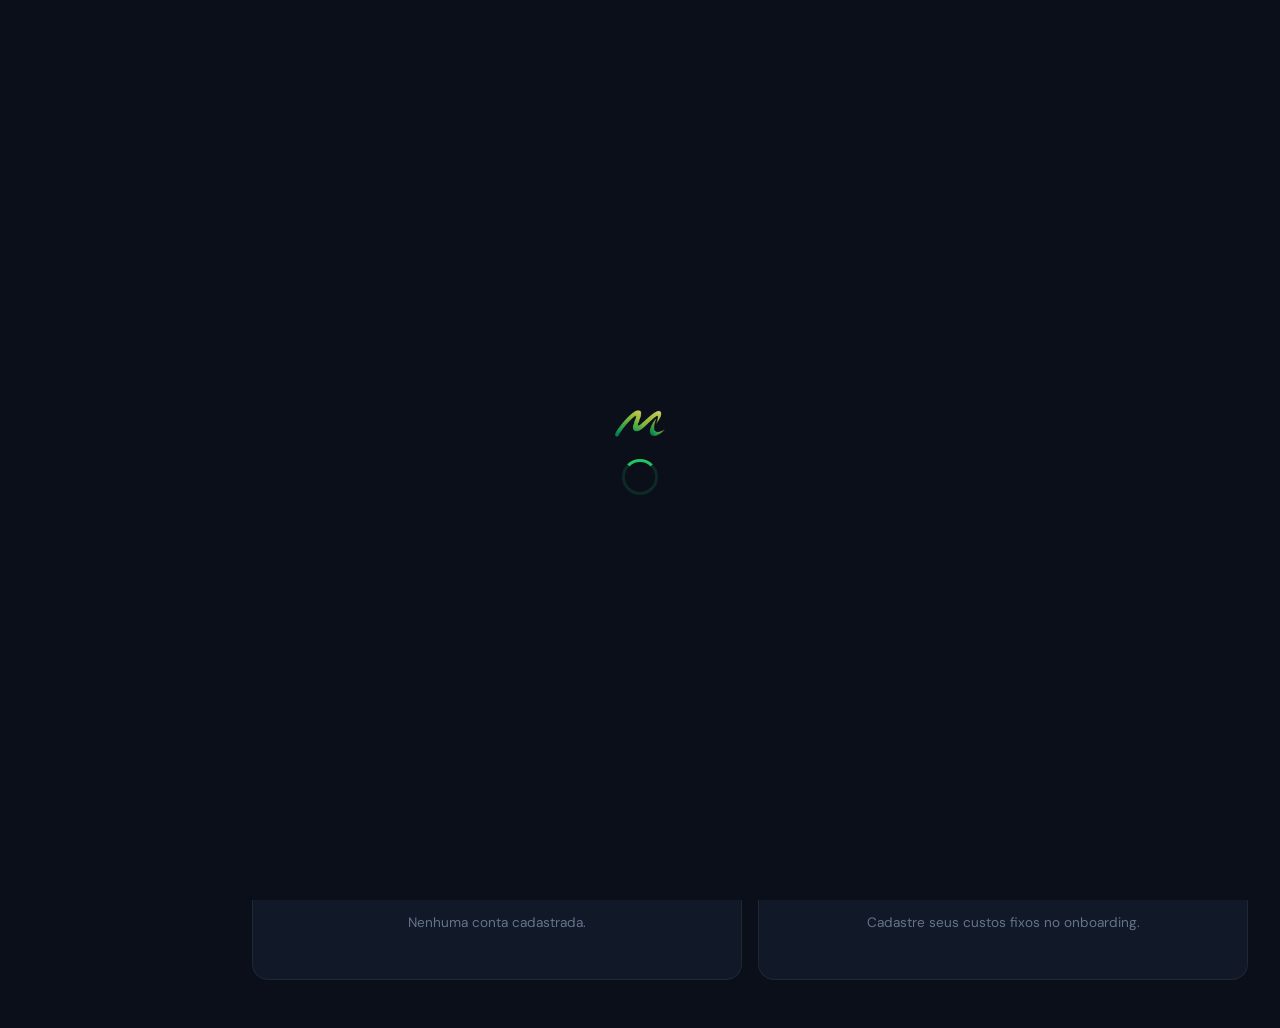
<file: empresa_backup.html>
<!DOCTYPE html>
<html lang="pt-BR">
<head>
  <meta charset="UTF-8">
  <meta name="viewport" content="width=device-width, initial-scale=1.0">
  <title>Monvay Empresa</title>
  <link rel="icon" type="image/png" href="logo.png">
  <link rel="manifest" href="manifest.json">
  <meta name="theme-color" content="#060D0A">
  <meta name="mobile-web-app-capable" content="yes">
  <meta name="apple-mobile-web-app-capable" content="yes">
  <link rel="preconnect" href="https://fonts.googleapis.com">
  <link href="https://fonts.googleapis.com/css2?family=Plus+Jakarta+Sans:wght@400;500;600;700;800&family=DM+Sans:ital,opsz,wght@0,9..40,300;0,9..40,400;0,9..40,500&display=swap" rel="stylesheet">
  <link rel="stylesheet" href="style.css">
  <script src="chart.min.js"></script>
  <style>
    /* ── Empresa badge ── */
    .empresa-badge { display:inline-flex;align-items:center;gap:5px;padding:3px 10px;border-radius:99px;background:rgba(34,197,94,0.12);border:1px solid rgba(34,197,94,0.25);font-size:.72rem;font-weight:700;color:var(--primary);letter-spacing:.04em; }

    /* ── Tabs ── */
    .emp-tabs { display:flex;gap:4px;background:var(--surface-2);border-radius:12px;padding:4px;margin-bottom:20px;overflow-x:auto; }
    .emp-tab { flex:1;min-width:max-content;padding:8px 14px;border:none;background:transparent;border-radius:8px;font-size:.8rem;font-weight:600;color:var(--gray);cursor:pointer;font-family:inherit;transition:all .2s;white-space:nowrap; }
    .emp-tab.active { background:var(--surface);color:var(--white);box-shadow:0 1px 4px rgba(0,0,0,.3); }

    /* ── Telas ── */
    .emp-tela { display:none;animation:fadeUp .25s ease; }
    .emp-tela.active { display:block; }

    /* ── Score banner ── */
    .score-banner { display:flex;align-items:center;gap:16px;background:var(--surface);border:1px solid var(--border);border-radius:16px;padding:16px 20px;margin-bottom:20px; }
    .score-ring { width:60px;height:60px;border-radius:50%;border:3px solid var(--primary);display:flex;flex-direction:column;align-items:center;justify-content:center;flex-shrink:0; }
    .score-ring.atencao { border-color:var(--yellow); }
    .score-ring.critico { border-color:var(--red); }
    .score-ring-num { font-size:1.1rem;font-weight:800;color:var(--primary);line-height:1; }
    .score-ring-num.atencao { color:var(--yellow); }
    .score-ring-num.critico { color:var(--red); }
    .score-ring-label { font-size:.6rem;color:var(--gray);text-transform:uppercase;letter-spacing:.05em; }
    .score-body { flex:1; }
    .score-titulo { font-weight:700;font-size:.95rem;color:var(--white); }
    .score-desc { font-size:.78rem;color:var(--gray);margin-top:2px; }
    .score-action { font-size:.78rem;color:var(--primary);font-weight:600;cursor:pointer;white-space:nowrap; }

    /* ── KPIs ── */
    .emp-kpi-row { display:grid;grid-template-columns:repeat(4,1fr);gap:12px;margin-bottom:20px; }
    .emp-kpi { background:var(--surface);border:1px solid var(--border);border-radius:14px;padding:16px; }
    .emp-kpi-label { font-size:.72rem;color:var(--gray);text-transform:uppercase;letter-spacing:.05em;margin-bottom:6px; }
    .emp-kpi-val { font-size:1.3rem;font-weight:800;color:var(--white); }
    .emp-kpi-sub { font-size:.72rem;color:var(--gray);margin-top:4px; }

    /* ── Cards ── */
    .emp-card { background:var(--surface);border:1px solid var(--border);border-radius:16px;padding:20px; }
    .emp-card-title { font-size:.85rem;font-weight:700;color:var(--white);margin-bottom:14px; }
    .emp-card-sub { font-size:.75rem;color:var(--gray);margin-bottom:14px; }
    .emp-grid2 { display:grid;grid-template-columns:1fr 1fr;gap:16px;margin-bottom:20px; }
    .emp-grid2b { display:grid;grid-template-columns:1fr 1fr;gap:16px;margin-bottom:20px; }
    .emp-grid3 { display:grid;grid-template-columns:repeat(3,1fr);gap:12px;margin-bottom:20px; }
    .chart-wrap { height:160px;position:relative; }

    /* ── Diagnóstico ── */
    .diag-item { display:flex;align-items:flex-start;gap:10px;padding:8px 0;border-bottom:1px solid var(--border); }
    .diag-item:last-child { border-bottom:none; }
    .diag-dot { width:8px;height:8px;border-radius:50%;flex-shrink:0;margin-top:5px; }
    .diag-dot.verde { background:var(--primary); }
    .diag-dot.amarelo { background:var(--yellow); }
    .diag-dot.vermelho { background:var(--red); }
    .diag-txt { font-size:.82rem;color:var(--text);line-height:1.5; }

    /* ── Contas ── */
    .conta-emp-row { display:flex;justify-content:space-between;align-items:center;padding:12px 0;border-bottom:1px solid var(--border); }
    .conta-emp-row:last-child { border-bottom:none; }
    .conta-emp-nome { font-weight:600;font-size:.88rem;color:var(--white); }
    .conta-emp-data { font-size:.72rem;color:var(--gray);margin-top:2px; }
    .conta-emp-val { font-weight:700;font-size:.9rem; }
    .conta-emp-val.pagar { color:var(--red); }
    .conta-emp-val.receber { color:var(--primary); }
    .status-tag { font-size:.68rem;font-weight:700;padding:2px 8px;border-radius:99px; }
    .status-tag.ok { background:rgba(34,197,94,.1);color:var(--primary); }
    .status-tag.atrasado { background:rgba(239,68,68,.1);color:var(--red); }
    .status-tag.vence { background:rgba(245,158,11,.1);color:var(--yellow); }

    /* ── DRE ── */
    .dre-row { display:flex;justify-content:space-between;align-items:center;padding:12px 0;border-bottom:1px solid var(--border); }
    .dre-row.total { border-top:2px solid var(--border);border-bottom:none;padding-top:14px;margin-top:4px; }
    .dre-label { font-weight:600;font-size:.9rem;color:var(--white); }
    .dre-info { font-size:.72rem;color:var(--gray);margin-top:2px; }
    .dre-val { font-weight:800;font-size:1rem; }
    .dre-row.total .dre-label { font-size:1rem; }
    .dre-row.total .dre-val { font-size:1.1rem; }

    /* ── Produtos ── */
    .prod-nome { font-weight:600;font-size:.9rem;color:var(--white); }
    .prod-tipo { font-size:.72rem;color:var(--gray);margin-top:2px; }
    .margem-ok { color:var(--primary); }
    .margem-atencao { color:var(--yellow); }
    .margem-ruim { color:var(--red); }

    /* ── Ponto de equilíbrio ── */
    .pe-track { background:var(--surface-2);border-radius:99px;height:8px;overflow:hidden;margin:6px 0; }
    .pe-fill { background:var(--primary);height:100%;border-radius:99px;transition:width .5s; }
    .pe-labels { display:flex;justify-content:space-between;font-size:.7rem;color:var(--gray); }

    /* ── Calculadora ── */
    .calc-field { margin-bottom:14px; }
    .calc-field label { display:block;font-size:.75rem;font-weight:600;color:var(--gray);margin-bottom:5px;text-transform:uppercase;letter-spacing:.04em; }
    .calc-field input { width:100%;background:var(--surface-2);border:1.5px solid var(--border);border-radius:12px;padding:11px 14px;color:var(--white);font-size:.95rem;font-family:inherit;outline:none;transition:border-color .2s; }
    .calc-field input:focus { border-color:var(--primary); }
    .calc-hint { font-size:.72rem;color:var(--gray);margin-top:4px;display:block; }
    .calc-preset { padding:5px 11px;border-radius:99px;border:1px solid var(--border);background:transparent;color:var(--gray);font-size:.75rem;font-weight:600;font-family:inherit;cursor:pointer;transition:all .15s; }
    .calc-preset.active { background:rgba(34,197,94,0.15);border-color:var(--primary);color:var(--primary); }
    .calc-break-row { display:flex;justify-content:space-between;align-items:center;padding:8px 0;border-bottom:1px solid var(--border);font-size:.83rem; }
    .calc-break-row:last-child { border-bottom:none; }
    .calc-break-label { color:var(--gray); }
    .calc-break-val { font-weight:700;color:var(--white); }
    .calc-break-val.neg { color:var(--red); }
    .calc-break-val.pos { color:var(--primary); }
    .calc-break-row.total .calc-break-label { font-weight:700;color:var(--white); }

    /* ── Metas ── */
    .meta-emp-card { background:var(--surface-2);border:1px solid var(--border);border-radius:14px;padding:16px;margin-bottom:10px; }
    .meta-emp-nome { font-weight:700;font-size:.92rem;color:var(--white);margin-bottom:6px; }
    .meta-emp-bar-wrap { background:rgba(255,255,255,0.06);border-radius:99px;height:7px;overflow:hidden;margin:8px 0; }
    .meta-emp-bar { background:var(--primary);height:100%;border-radius:99px;transition:width .4s; }
    .meta-emp-vals { display:flex;justify-content:space-between;font-size:.72rem;color:var(--gray); }

    /* ── Insights ── */
    .insight-emp-card { background:var(--surface);border:1px solid var(--border);border-radius:14px;padding:14px 16px;margin-bottom:10px;display:flex;align-items:flex-start;gap:12px; }
    .insight-emp-ico { width:36px;height:36px;border-radius:10px;display:flex;align-items:center;justify-content:center;flex-shrink:0; }
    .insight-emp-titulo { font-weight:700;font-size:.88rem;color:var(--white);margin-bottom:2px; }
    .insight-emp-desc { font-size:.78rem;color:var(--gray);line-height:1.5; }

    /* ── Relatorio ── */
    .rel-kpi-row { display:grid;grid-template-columns:repeat(4,1fr);gap:10px;margin-bottom:20px; }
    .rel-kpi { background:var(--surface);border:1px solid var(--border);border-radius:12px;padding:14px; }
    .rel-kpi-label { font-size:.7rem;color:var(--gray);text-transform:uppercase;letter-spacing:.05em;margin-bottom:4px; }
    .rel-kpi-val { font-size:1.1rem;font-weight:800;color:var(--white); }

    /* ── FAB ── */
    .fab-empresa { position:fixed;bottom:24px;right:20px;width:52px;height:52px;border-radius:50%;background:var(--primary);color:#000;border:none;font-size:1.6rem;cursor:pointer;z-index:100;box-shadow:0 4px 16px rgba(34,197,94,.4);display:none;align-items:center;justify-content:center;transition:transform .2s; }
    .fab-empresa:hover { transform:scale(1.05); }

    /* ── Drawer mobile ── */
    .emp-drawer-overlay { position:fixed;inset:0;background:rgba(0,0,0,0.5);z-index:998;display:none;opacity:0;transition:opacity .3s; }
    .emp-drawer-overlay.open { display:block;opacity:1; }
    .emp-drawer { position:fixed;top:0;left:0;bottom:0;width:280px;background:var(--surface);z-index:999;transform:translateX(-100%);transition:transform .3s cubic-bezier(.4,0,.2,1);overflow-y:auto;padding:24px 16px; }
    .emp-drawer.open { transform:translateX(0); }
    .emp-drawer-header { display:flex;align-items:center;gap:10px;margin-bottom:24px;padding-bottom:16px;border-bottom:1px solid var(--border); }
    .emp-drawer-logo { height:28px; }
    .emp-drawer-nav { display:flex;flex-direction:column;gap:4px; }
    .emp-drawer-item { display:flex;align-items:center;gap:12px;padding:12px 14px;border-radius:12px;cursor:pointer;font-size:.88rem;font-weight:600;color:var(--gray);border:none;background:transparent;font-family:inherit;width:100%;text-align:left;transition:all .15s; }
    .emp-drawer-item:hover { background:var(--surface-2);color:var(--white); }
    .emp-drawer-item.active { background:rgba(34,197,94,0.12);color:var(--primary); }
    .emp-drawer-item img { width:20px;height:20px;object-fit:contain;opacity:.6; }
    .emp-drawer-item.active img { opacity:1; }
    .emp-drawer-divider { height:1px;background:var(--border);margin:12px 0; }

    /* ── Sidebar empresa ── */
    .sidebar-emp { width:var(--sidebar-w);min-width:var(--sidebar-w);background:var(--surface);border-right:1px solid var(--border);display:flex;flex-direction:column;align-items:center;padding:20px 0;position:fixed;top:0;left:0;bottom:0;z-index:50; }
    .sidebar-emp .logo { margin-bottom:24px; }
    .sidebar-emp nav { display:flex;flex-direction:column;gap:6px;width:100%;padding:0 8px; }
    .sidebar-emp .nav-item { display:flex;align-items:center;justify-content:center;width:40px;height:40px;border-radius:12px;color:var(--gray);text-decoration:none;transition:all .2s;margin:0 auto;cursor:pointer; }
    .sidebar-emp .nav-item:hover,.sidebar-emp .nav-item.active { background:rgba(34,197,94,.12);color:var(--primary); }
    .sidebar-emp .nav-item svg,.sidebar-emp .nav-item img { width:20px;height:20px;object-fit:contain; }
    .sidebar-emp .nav-item { position:relative; }
    .sidebar-emp .nav-item::after {
      content: attr(data-label);
      position:absolute; left:58px; top:50%; transform:translateY(-50%);
      background:#0f172a; color:#fff; font-size:.72rem; font-weight:600;
      padding:4px 8px; border-radius:6px; white-space:nowrap;
      border:1px solid rgba(255,255,255,0.1);
      opacity:0; pointer-events:none; transition:opacity .15s;
      z-index:200;
    }
    .sidebar-emp .nav-item:hover::after { opacity:1; }
    .sidebar-emp-bottom { margin-top:auto;padding:0 8px 8px; }

    /* ── Exportar ── */
    .btn-exportar { display:inline-flex;align-items:center;gap:6px;padding:8px 14px;border-radius:10px;border:1px solid var(--border);background:transparent;color:var(--gray);font-size:.78rem;font-weight:600;font-family:inherit;cursor:pointer;transition:all .2s; }
    .btn-exportar:hover { border-color:var(--primary);color:var(--primary); }

    /* ── Modal ── */
    .modal-overlay { position:fixed;inset:0;background:rgba(0,0,0,.6);z-index:1000;display:flex;align-items:flex-end;justify-content:center;opacity:0;pointer-events:none;transition:opacity .25s; }
    .modal-overlay.open { opacity:1;pointer-events:all; }
    .modal-sheet { background:var(--surface);border-radius:20px 20px 0 0;width:100%;max-width:560px;padding:24px;max-height:90vh;overflow-y:auto;transform:translateY(40px);transition:transform .25s; }
    .modal-overlay.open .modal-sheet { transform:translateY(0); }
    .modal-title { display:flex;align-items:center;justify-content:space-between;margin-bottom:20px; }
    .modal-title span { font-size:1.05rem;font-weight:700;color:var(--white); }
    .modal-close { background:none;border:none;color:var(--gray);font-size:1.4rem;cursor:pointer;padding:0;line-height:1; }
    .modal-field { margin-bottom:14px; }
    .modal-field label { display:block;font-size:.75rem;font-weight:600;color:var(--gray);margin-bottom:6px;text-transform:uppercase;letter-spacing:.04em; }
    .modal-field input,.modal-field select,.modal-field textarea { width:100%;background:var(--surface-2);border:1.5px solid var(--border);border-radius:12px;padding:11px 14px;color:var(--white);font-size:.95rem;font-family:inherit;outline:none;transition:border-color .2s; }
    .modal-field input:focus,.modal-field select:focus { border-color:var(--primary); }
    .btn-salvar { width:100%;padding:14px;border-radius:12px;border:none;background:var(--primary);color:#000;font-weight:700;font-size:.95rem;font-family:inherit;cursor:pointer;transition:opacity .2s; }
    .btn-salvar:hover { opacity:.9; }
    .tipo-row { display:flex;gap:8px;margin-bottom:14px; }
    .tipo-btn { flex:1;padding:10px;border-radius:10px;border:1.5px solid var(--border);background:transparent;color:var(--gray);font-weight:600;font-family:inherit;cursor:pointer;font-size:.88rem;transition:all .2s; }
    .tipo-btn.active.entrada { border-color:var(--primary);background:rgba(34,197,94,.12);color:var(--primary); }
    .tipo-btn.active.saida { border-color:var(--red);background:rgba(239,68,68,.1);color:var(--red); }

    /* ── Recorrentes ── */
    .rec-item { display:flex;align-items:center;justify-content:space-between;padding:12px 0;border-bottom:1px solid var(--border); }
    .rec-item:last-child { border-bottom:none; }

    /* ── Responsivo ── */
    @media (max-width: 768px) {
      .sidebar-emp { display:none; }
      .main-wrapper { margin-left:0!important;width:100vw; }
      .emp-kpi-row { grid-template-columns:1fr 1fr; }
      .emp-grid2,.emp-grid2b { grid-template-columns:1fr; }
      .emp-grid3 { grid-template-columns:1fr 1fr; }
      .rel-kpi-row { grid-template-columns:1fr 1fr; }
      .fab-empresa { display:flex; }
      .topbar-right .topbar-btn span { display:none; }
      .topbar-right .topbar-btn { padding:8px 12px;min-width:38px;justify-content:center; }
      .topbar-right .voltar-pessoal span { display:none; }
      .topbar-right .voltar-pessoal { padding:8px 10px; }
      .emp-tabs { display:none; }
    }
    @media (max-width: 480px) {
      .emp-kpi-row { grid-template-columns:1fr 1fr; }
      .emp-grid3 { grid-template-columns:1fr; }
    }

    /* ── Consultor IA ── */
    .consultor-quick {
      padding:7px 14px;border-radius:99px;border:1px solid var(--border);
      background:var(--surface-2);color:var(--gray);font-size:.78rem;
      font-weight:600;font-family:inherit;cursor:pointer;transition:all .2s;
    }
    .consultor-quick:hover { border-color:var(--primary);color:var(--primary);background:rgba(34,197,94,0.06); }
    .msg-user { display:flex;justify-content:flex-end;margin-bottom:12px; }
    .msg-ia   { display:flex;justify-content:flex-start;gap:10px;margin-bottom:16px;align-items:flex-start; }
    .msg-user-bubble { background:var(--primary);color:#000;border-radius:16px 16px 4px 16px;padding:10px 14px;font-size:.87rem;font-weight:600;max-width:80%; }
    .msg-ia-bubble { background:var(--surface-2);border:1px solid var(--border);color:var(--white);border-radius:4px 16px 16px 16px;padding:12px 16px;font-size:.87rem;line-height:1.6;max-width:90%; }
    .msg-ia-bubble strong { color:var(--primary); }
    .consultor-loading { display:flex;align-items:center;gap:8px;color:var(--gray);font-size:.82rem;padding:12px 0; }
    .dot-pulse { display:flex;gap:4px; }
    .dot-pulse span { width:6px;height:6px;border-radius:50%;background:var(--primary);animation:pulse .9s infinite; }
    .dot-pulse span:nth-child(2) { animation-delay:.2s; }
    .dot-pulse span:nth-child(3) { animation-delay:.4s; }
    @keyframes pulse { 0%,100%{opacity:.3;transform:scale(.8)} 50%{opacity:1;transform:scale(1)} }

    /* ── Alertas ── */
    .alerta-emp { display:flex;align-items:flex-start;gap:12px;padding:12px 14px;border-radius:12px;margin-bottom:8px;border:1px solid; }
    .alerta-emp.vermelho { background:rgba(239,68,68,0.08);border-color:rgba(239,68,68,0.2); }
    .alerta-emp.amarelo  { background:rgba(245,158,11,0.08);border-color:rgba(245,158,11,0.2); }
    .alerta-emp.verde    { background:rgba(34,197,94,0.06);border-color:rgba(34,197,94,0.15); }
    .alerta-emp-titulo { font-weight:700;font-size:.85rem;color:var(--white);margin-bottom:2px; }
    .alerta-emp-desc   { font-size:.78rem;color:var(--gray);line-height:1.4; }

    /* ── Estoque ── */
    .estoque-baixo { color:var(--red);font-size:.72rem;font-weight:700; }
    .estoque-ok    { color:var(--primary);font-size:.72rem; }

    /* ── Mobile topbar empresa ── */
    @media (max-width: 768px) {
      .topbar-right { gap:6px!important;flex-shrink:0; }
      .topbar-right .voltar-pessoal { padding:6px 10px;font-size:.75rem; }
      .topbar-right .topbar-btn span { display:none; }
      .topbar-right .topbar-btn { padding:8px 12px;min-width:38px;justify-content:center; }
      #topbar-avatar-mobile { width:32px!important;height:32px!important; }
      .topbar-logo-mobile { max-width:120px;overflow:hidden; }
      #mobile-negocio-nome { font-size:.75rem;white-space:nowrap;overflow:hidden;text-overflow:ellipsis;max-width:90px; }
    }
  </style>
</head>
<body>

  <!-- Loading -->
  <div id="app-loading-overlay" style="display:flex;position:fixed;inset:0;background:var(--bg,#0A0F1A);z-index:9999;flex-direction:column;align-items:center;justify-content:center;gap:14px">
    <img src="logo.png" alt="Monvay" style="height:40px;width:auto;opacity:.8">
    <div style="width:36px;height:36px;border:3px solid rgba(34,197,94,0.15);border-top-color:#22C55E;border-radius:50%;animation:appSpin .8s linear infinite"></div>
    <style>@keyframes appSpin{to{transform:rotate(360deg)}}</style>
  </div>

  <!-- Drawer overlay mobile -->
  <div class="emp-drawer-overlay" id="emp-drawer-overlay" onclick="fecharDrawerEmp()"></div>

  <!-- Drawer menu mobile -->
  <div class="emp-drawer" id="emp-drawer">
    <div class="emp-drawer-header">
      <img src="logo.png" class="emp-drawer-logo" alt="Monvay">
      <span class="empresa-badge">empresa</span>
    </div>
    <div class="emp-drawer-nav">
      <button class="emp-drawer-item active" id="di-painel" onclick="irParaTela('painel');fecharDrawerEmp()">
        <img src="icone-grafico-01.png"> Painel
      </button>
      <button class="emp-drawer-item" id="di-caixa" onclick="irParaTela('caixa');fecharDrawerEmp()">
        <img src="icone-dinheiro-01.png"> Caixa
      </button>
      <button class="emp-drawer-item" id="di-contas" onclick="irParaTela('contas');fecharDrawerEmp()">
        <img src="icone-conta.png"> Contas
      </button>
      <button class="emp-drawer-item" id="di-produtos" onclick="irParaTela('produtos');fecharDrawerEmp()">
        <img src="icone-produto.png"> Produtos
      </button>
      <button class="emp-drawer-item" id="di-metas" onclick="irParaTela('metas');fecharDrawerEmp()">
        <img src="icone-meta.png"> Metas
      </button>
      <button class="emp-drawer-item" id="di-relatorio" onclick="irParaTela('relatorio');fecharDrawerEmp()">
        <img src="icone-dre.png"> Relatório
      </button>
      <button class="emp-drawer-item" id="di-dre" onclick="irParaTela('dre');fecharDrawerEmp()">
        <img src="icone-grafico-02.png"> DRE
      </button>
      <button class="emp-drawer-item" id="di-calculadora" onclick="irParaTela('calculadora');fecharDrawerEmp()">
        <img src="icone-investimento.png"> Calculadora
      </button>
      <button class="emp-drawer-item" id="di-consultor" onclick="irParaTela('consultor');fecharDrawerEmp()">
        <img src="icone-cerebro.png"> Consultor IA
      </button>
      <div class="emp-drawer-divider"></div>
      <button class="emp-drawer-item" onclick="window.location.href='index.html'">
        <img src="icone-casa-propria.png"> Modo pessoal
      </button>
    </div>
  </div>

  <!-- Sidebar desktop -->
  <aside class="sidebar-emp">
    <div class="logo">
      <img src="logo.png" alt="Monvay" style="height:32px;width:auto;display:block;">
    </div>
    <nav>
      <a class="nav-item active" id="si-painel" onclick="irParaTela('painel')" title="Painel" data-label="Painel">
        <img src="icone-grafico-01.png">
      </a>
      <a class="nav-item" id="si-caixa" onclick="irParaTela('caixa')" title="Caixa" data-label="Caixa">
        <img src="icone-dinheiro-01.png">
      </a>
      <a class="nav-item" id="si-contas" onclick="irParaTela('contas')" title="Contas" data-label="Contas">
        <img src="icone-conta.png">
      </a>
      <a class="nav-item" id="si-produtos" onclick="irParaTela('produtos')" title="Produtos" data-label="Produtos">
        <img src="icone-produto.png">
      </a>
      <a class="nav-item" id="si-metas" onclick="irParaTela('metas')" title="Metas" data-label="Metas">
        <img src="icone-meta.png">
      </a>
      <a class="nav-item" id="si-relatorio" onclick="irParaTela('relatorio')" title="Relatório" data-label="Relatório">
        <img src="icone-dre.png">
      </a>
      <a class="nav-item" id="si-dre" onclick="irParaTela('dre')" title="DRE" data-label="DRE">
        <img src="icone-grafico-02.png">
      </a>
      <a class="nav-item" id="si-calculadora" onclick="irParaTela('calculadora')" title="Calculadora" data-label="Calculadora">
        <img src="icone-investimento.png">
      </a>
      <a class="nav-item" id="si-consultor" onclick="irParaTela('consultor')" title="Consultor IA" data-label="Consultor IA">
        <img src="icone-cerebro.png">
      </a>
    </nav>
    <div class="sidebar-emp-bottom">
      <a class="nav-item" href="index.html" title="Modo pessoal" style="display:flex;align-items:center;justify-content:center;width:40px;height:40px;border-radius:12px;color:var(--gray)">
        <svg viewBox="0 0 24 24" fill="none" stroke="currentColor" stroke-width="2" style="width:20px;height:20px"><path d="M3 9.5L12 3l9 6.5V20a1 1 0 01-1 1H4a1 1 0 01-1-1V9.5z"/><path d="M9 21V12h6v9"/></svg>
      </a>
      <div class="avatar-mini" id="user-avatar-sidebar" style="cursor:pointer;margin-top:8px">U</div>
    </div>
  </aside>

  <!-- Main wrapper -->
  <div class="main-wrapper" style="margin-left:var(--sidebar-w)">

    <!-- Topbar -->
    <header class="topbar">
      <div class="topbar-left">
        <!-- Mobile: hamburger + nome -->
        <div class="topbar-logo-mobile" style="display:none;align-items:center;gap:10px">
          <button onclick="abrirDrawerEmp()" style="background:none;border:none;color:var(--white);cursor:pointer;padding:4px;display:flex;align-items:center">
            <svg width="22" height="22" viewBox="0 0 24 24" fill="none" stroke="currentColor" stroke-width="2"><line x1="3" y1="6" x2="21" y2="6"/><line x1="3" y1="12" x2="21" y2="12"/><line x1="3" y1="18" x2="21" y2="18"/></svg>
          </button>
          <div>
            <div style="font-size:.82rem;font-weight:700;color:var(--white)" id="mobile-negocio-nome">Meu negócio</div>
            <span class="empresa-badge" style="font-size:.65rem;padding:1px 7px">empresa</span>
          </div>
        </div>
        <!-- Desktop: título -->
        <div class="topbar-desktop-title">
          <h2 class="page-title" style="display:flex;align-items:center;gap:8px">
            <span id="desktop-negocio-nome">Meu negócio</span>
            <span class="empresa-badge">empresa</span>
          </h2>
          <div id="topbar-periodo" style="font-size:.75rem;color:var(--gray);margin-top:2px"></div>
        </div>
      </div>
      <div class="topbar-right" style="display:flex;align-items:center;gap:8px">
        <button class="voltar-pessoal" onclick="window.location.href='index.html'" title="Modo pessoal" style="display:flex;align-items:center;gap:6px;padding:8px 14px;border-radius:10px;border:1px solid var(--border);background:transparent;color:var(--gray);font-size:.8rem;font-weight:600;font-family:inherit;cursor:pointer">
          <svg width="14" height="14" viewBox="0 0 24 24" fill="none" stroke="currentColor" stroke-width="2"><path d="M19 12H5M5 12l7-7M5 12l7 7"/></svg>
          <span>Modo pessoal</span>
        </button>
        <button class="topbar-btn" onclick="abrirModal('entrada')" id="btn-nova-entrada">
          <svg viewBox="0 0 24 24" fill="none" stroke="currentColor" stroke-width="2.5"><line x1="12" y1="5" x2="12" y2="19"/><line x1="5" y1="12" x2="19" y2="12"/></svg>
          <span>Nova entrada</span>
        </button>
        <button class="topbar-btn danger" onclick="abrirModal('saida')" id="btn-novo-gasto">
          <svg viewBox="0 0 24 24" fill="none" stroke="currentColor" stroke-width="2.5"><line x1="5" y1="12" x2="19" y2="12"/></svg>
          <span>Novo gasto</span>
        </button>
        <div class="notif-btn theme-toggle-desktop" onclick="toggleTheme()" title="Tema">
          <svg id="theme-icon-moon" viewBox="0 0 24 24" fill="none" stroke="currentColor" stroke-width="2"><path d="M21 12.79A9 9 0 1111.21 3 7 7 0 0021 12.79z"/></svg>
          <svg id="theme-icon-sun" viewBox="0 0 24 24" fill="none" stroke="currentColor" stroke-width="2" style="display:none"><circle cx="12" cy="12" r="5"/><line x1="12" y1="1" x2="12" y2="3"/><line x1="12" y1="21" x2="12" y2="23"/></svg>
        </div>
      </div>
    </header>

    <main class="main">

      <!-- Tabs (desktop only via CSS, mobile usa drawer) -->
      <div class="emp-tabs" id="emp-tabs">
        <button class="emp-tab active" onclick="irParaTela('painel',this)">Painel</button>
        <button class="emp-tab" onclick="irParaTela('caixa',this)">Caixa</button>
        <button class="emp-tab" onclick="irParaTela('contas',this)">Contas</button>
        <button class="emp-tab" onclick="irParaTela('produtos',this)">Produtos</button>
        <button class="emp-tab" onclick="irParaTela('metas',this)">Metas</button>
        <button class="emp-tab" onclick="irParaTela('relatorio',this)">Relatório</button>
        <button class="emp-tab" onclick="irParaTela('dre',this)">DRE</button>
        <button class="emp-tab" onclick="irParaTela('calculadora',this)">Calculadora</button>
      <button class="emp-tab" onclick="irParaTela('consultor',this)">Consultor IA</button>
      </div>

      <!-- ===== PAINEL ===== -->
      <div class="emp-tela active" id="emp-tela-painel">
        <!-- Score -->
        <div class="score-banner" id="score-banner">
          <div class="score-ring" id="score-ring">
            <div class="score-ring-num ok" id="score-num">–</div>
            <div class="score-ring-label">score</div>
          </div>
          <div class="score-body">
            <div class="score-titulo" id="score-titulo">Calculando...</div>
            <div class="score-desc" id="score-desc">Carregando seus dados...</div>
          </div>
          <span class="score-action" onclick="irParaTela('dre')">Ver DRE →</span>
        </div>
        <!-- KPIs -->
        <div class="emp-kpi-row">
          <div class="emp-kpi"><div class="emp-kpi-label">Faturamento</div><div class="emp-kpi-val" id="kpi-faturamento">R$ 0</div><div class="emp-kpi-sub">este mês</div></div>
          <div class="emp-kpi"><div class="emp-kpi-label">Lucro líquido</div><div class="emp-kpi-val" id="kpi-lucro">R$ 0</div><div class="emp-kpi-sub">este mês</div></div>
          <div class="emp-kpi"><div class="emp-kpi-label">Saldo em caixa</div><div class="emp-kpi-val" id="kpi-saldo">R$ 0</div><div class="emp-kpi-sub">disponível agora</div></div>
          <div class="emp-kpi"><div class="emp-kpi-label">A receber</div><div class="emp-kpi-val" id="kpi-receber">R$ 0</div><div class="emp-kpi-sub">próximos 30 dias</div></div>
        </div>
        <!-- Fluxo + Diagnóstico -->
        <div class="emp-grid2">
          <div class="emp-card">
            <div class="emp-card-title">Fluxo Financeiro</div>
            <div class="chart-wrap"><canvas id="grafico-caixa"></canvas></div>
            <div style="display:flex;justify-content:space-between;font-size:.72rem;color:var(--gray);margin-top:6px"><span>Hoje</span><span>+15 dias</span><span>+30 dias</span></div>
          </div>
          <div class="emp-card">
            <div class="emp-card-title">Diagnóstico do mês</div>
            <div id="diagnostico-lista"><div class="vazio">Adicione lançamentos para ver o diagnóstico.</div></div>
          </div>
        </div>
        <!-- Insights -->
        <div class="emp-card" style="margin-bottom:20px">
          <div class="emp-card-title">Insights do negócio</div>
          <div id="insights-empresa"><div class="vazio">Adicione movimentações para ver os insights.</div></div>
        </div>
        <!-- Contas + PE -->
        <div class="emp-grid2b">
          <div class="emp-card">
            <div class="emp-card-title">Próximas contas a pagar</div>
            <div id="painel-contas-pagar"><div class="vazio">Nenhuma conta cadastrada.</div></div>
          </div>
          <div class="emp-card">
            <div class="emp-card-title">Ponto de equilíbrio</div>
            <div id="pe-content"><div class="vazio">Cadastre seus custos fixos no onboarding.</div></div>
          </div>
        </div>
      </div>

      <!-- ===== CAIXA ===== -->
      <div class="emp-tela" id="emp-tela-caixa">
        <div class="emp-card" style="margin-bottom:16px">
          <div style="display:flex;justify-content:space-between;align-items:center;margin-bottom:16px">
            <div>
              <div class="emp-card-title" style="margin-bottom:0" id="caixa-periodo-label">Caixa do mês</div>
            </div>
            <button class="btn-exportar" onclick="exportarCSV()">
              <img src="icone-dre.png" style="width:14px;height:14px;object-fit:contain"> Exportar CSV
            </button>
          </div>
          <div style="display:flex;gap:16px;margin-bottom:16px;flex-wrap:wrap">
            <div><div style="font-size:.72rem;color:var(--gray);text-transform:uppercase;letter-spacing:.05em">Entradas</div><div style="font-size:1.2rem;font-weight:800;color:var(--primary)" id="caixa-entradas">R$ 0</div></div>
            <div><div style="font-size:.72rem;color:var(--gray);text-transform:uppercase;letter-spacing:.05em">Saídas</div><div style="font-size:1.2rem;font-weight:800;color:var(--red)" id="caixa-saidas">R$ 0</div></div>
            <div><div style="font-size:.72rem;color:var(--gray);text-transform:uppercase;letter-spacing:.05em">Saldo</div><div style="font-size:1.2rem;font-weight:800" id="caixa-saldo">R$ 0</div></div>
          </div>
          <!-- Classificação gastos -->
          <div id="caixa-classificacao" style="margin-bottom:16px;padding:12px;background:var(--surface-2);border-radius:12px;display:none">
            <div style="font-size:.78rem;font-weight:700;color:var(--white);margin-bottom:8px">Classificação dos gastos</div>
            <div style="display:flex;gap:12px;flex-wrap:wrap" id="caixa-class-items"></div>
          </div>
          <div id="caixa-lista"><div class="vazio">Nenhuma movimentação ainda.</div></div>
        </div>
        <!-- Recorrentes -->
        <div class="emp-card">
          <div style="display:flex;justify-content:space-between;align-items:center;margin-bottom:14px">
            <div class="emp-card-title" style="margin-bottom:0">Lançamentos recorrentes</div>
            <button onclick="abrirModalRecorrente()" style="padding:6px 12px;border-radius:8px;border:1px solid var(--primary);background:transparent;color:var(--primary);font-size:.75rem;font-weight:700;cursor:pointer;font-family:inherit">+ Novo</button>
          </div>
          <div id="recorrentes-lista"><div class="vazio">Nenhum lançamento recorrente.</div></div>
        </div>
      </div>

      <!-- ===== CONTAS ===== -->
      <div class="emp-tela" id="emp-tela-contas">
        <div class="emp-grid2">
          <div class="emp-card">
            <div style="display:flex;justify-content:space-between;align-items:center;margin-bottom:14px">
              <div class="emp-card-title" style="margin-bottom:0">Contas a pagar</div>
              <button onclick="abrirModalConta('pagar')" style="padding:6px 12px;border-radius:8px;border:1px solid var(--red);background:transparent;color:var(--red);font-size:.75rem;font-weight:700;cursor:pointer;font-family:inherit">+ Nova</button>
            </div>
            <div id="contas-pagar-lista"></div>
          </div>
          <div class="emp-card">
            <div style="display:flex;justify-content:space-between;align-items:center;margin-bottom:14px">
              <div class="emp-card-title" style="margin-bottom:0">Contas a receber</div>
              <button onclick="abrirModalConta('receber')" style="padding:6px 12px;border-radius:8px;border:1px solid var(--primary);background:transparent;color:var(--primary);font-size:.75rem;font-weight:700;cursor:pointer;font-family:inherit">+ Nova</button>
            </div>
            <div id="contas-receber-lista"></div>
            <div id="risco-inadimplencia" style="display:none"></div>
          </div>
        </div>
      </div>

      <!-- ===== PRODUTOS ===== -->
      <div class="emp-tela" id="emp-tela-produtos">
        <div class="emp-card">
          <div style="display:flex;justify-content:space-between;align-items:center;margin-bottom:14px">
            <div class="emp-card-title" style="margin-bottom:0">Produtos e serviços</div>
            <button onclick="abrirModalProduto()" style="padding:8px 16px;border-radius:10px;border:none;background:var(--primary);color:#000;font-size:.82rem;font-weight:700;cursor:pointer;font-family:inherit">+ Novo</button>
          </div>
          <div id="produtos-lista-tela"></div>
        </div>
      </div>

      <!-- ===== METAS ===== -->
      <div class="emp-tela" id="emp-tela-metas">
        <div class="emp-grid2">
          <div class="emp-card">
            <div class="emp-card-title">Nova meta empresarial</div>
            <div class="modal-field">
              <label>Nome da meta</label>
              <input type="text" id="meta-emp-nome" placeholder="Ex: Faturar R$ 10.000 em maio">
            </div>
            <div class="modal-field">
              <label>Valor objetivo (R$)</label>
              <input type="number" id="meta-emp-valor" placeholder="10000" min="0">
            </div>
            <div class="modal-field">
              <label>Valor atual (R$)</label>
              <input type="number" id="meta-emp-atual" placeholder="0" min="0">
            </div>
            <div class="modal-field">
              <label>Prazo (opcional)</label>
              <input type="date" id="meta-emp-prazo">
            </div>
            <button class="btn-salvar" onclick="salvarMetaEmp()">Criar meta</button>
          </div>
          <div class="emp-card">
            <div class="emp-card-title">Minhas metas</div>
            <div id="metas-emp-lista"><div class="vazio">Nenhuma meta criada.</div></div>
          </div>
        </div>
      </div>

      <!-- ===== RELATÓRIO ===== -->
      <div class="emp-tela" id="emp-tela-relatorio">
        <!-- Navegação meses -->
        <div style="display:flex;align-items:center;gap:12px;margin-bottom:20px;flex-wrap:wrap">
          <button onclick="mudarMesRel(-1)" style="width:32px;height:32px;border-radius:50%;border:1px solid var(--border);background:transparent;color:var(--white);cursor:pointer;font-size:1.1rem">‹</button>
          <span id="rel-mes-label" style="font-size:1rem;font-weight:700;color:var(--white);min-width:160px;text-align:center"></span>
          <button onclick="mudarMesRel(1)" style="width:32px;height:32px;border-radius:50%;border:1px solid var(--border);background:transparent;color:var(--white);cursor:pointer;font-size:1.1rem">›</button>
          <button class="btn-exportar" onclick="exportarRelatorio()">
            <img src="icone-dre.png" style="width:14px;height:14px;object-fit:contain"> Exportar PDF
          </button>
        </div>
        <!-- KPIs -->
        <div class="rel-kpi-row">
          <div class="rel-kpi"><div class="rel-kpi-label">Faturamento</div><div class="rel-kpi-val" style="color:var(--primary)" id="rel-fat">R$ 0</div></div>
          <div class="rel-kpi"><div class="rel-kpi-label">Custos</div><div class="rel-kpi-val" style="color:var(--red)" id="rel-cust">R$ 0</div></div>
          <div class="rel-kpi"><div class="rel-kpi-label">Lucro líquido</div><div class="rel-kpi-val" id="rel-lucro">R$ 0</div></div>
          <div class="rel-kpi"><div class="rel-kpi-label">Margem</div><div class="rel-kpi-val" id="rel-margem">0%</div></div>
        </div>
        <!-- Gráfico comparativo -->
        <div class="emp-card" style="margin-bottom:20px">
          <div class="emp-card-title">Comparativo — últimos 6 meses</div>
          <div class="chart-wrap"><canvas id="grafico-relatorio"></canvas></div>
        </div>
        <!-- Necessidade vs Investimento vs Desperdício -->
        <div class="emp-card" style="margin-bottom:20px">
          <div class="emp-card-title">Classificação dos gastos</div>
          <div id="rel-classificacao"><div class="vazio">Nenhum gasto classificado.</div></div>
        </div>
        <!-- Top gastos -->
        <div class="emp-grid2">
          <div class="emp-card">
            <div class="emp-card-title">Top 5 maiores gastos</div>
            <div id="rel-top-gastos"></div>
          </div>
          <div class="emp-card">
            <div class="emp-card-title">Top 5 maiores entradas</div>
            <div id="rel-top-entradas"></div>
          </div>
        </div>
      </div>

      <!-- ===== DRE ===== -->
      <div class="emp-tela" id="emp-tela-dre">
        <div class="emp-grid2">
          <div class="emp-card">
            <div style="display:flex;justify-content:space-between;align-items:center;margin-bottom:16px">
              <div>
                <div class="emp-card-title" style="margin-bottom:0">DRE — Demonstrativo de Resultado</div>
                <div class="emp-card-sub" style="margin-bottom:0" id="dre-periodo-label">Mês atual</div>
              </div>
              <button class="btn-exportar" onclick="exportarDRE()">
                <img src="icone-dre.png" style="width:14px;height:14px;object-fit:contain"> Exportar
              </button>
            </div>
            <div id="dre-content"></div>
          </div>
          <div class="emp-card">
            <div class="emp-card-title">Análise e recomendações</div>
            <div id="dre-explicacao"></div>
          </div>
        </div>
      </div>

      <!-- ===== CALCULADORA ===== -->
      <div class="emp-tela" id="emp-tela-calculadora">
        <div class="emp-grid2">
          <!-- Custos -->
          <div class="emp-card">
            <div class="emp-card-title">Calculadora de preço ideal</div>
            <div class="calc-field">
              <label>Matéria-prima / insumos (R$)</label>
              <input type="number" id="calc-materia" placeholder="0" min="0" oninput="calcularPreco()">
            </div>
            <div class="calc-field">
              <label>Mão de obra (R$)</label>
              <input type="number" id="calc-mao-obra" placeholder="0" min="0" oninput="calcularPreco()">
            </div>
            <div class="calc-field">
              <label>Custos fixos rateados (R$)</label>
              <input type="number" id="calc-fixo" placeholder="0" min="0" oninput="calcularPreco()">
              <span class="calc-hint">Aluguel, energia, etc. dividido pela produção mensal</span>
            </div>
            <div class="calc-field">
              <label>Outros custos (R$)</label>
              <input type="number" id="calc-outros" placeholder="0" min="0" oninput="calcularPreco()">
            </div>
            <div class="calc-field">
              <label>Margem de lucro desejada (%)</label>
              <input type="number" id="calc-margem" placeholder="30" min="0" max="99" value="30" oninput="calcularPreco()">
              <div style="display:flex;gap:6px;margin-top:6px;flex-wrap:wrap">
                <button class="calc-preset" onclick="setPreset('calc-margem',20,this)">20%</button>
                <button class="calc-preset active" onclick="setPreset('calc-margem',30,this)">30%</button>
                <button class="calc-preset" onclick="setPreset('calc-margem',40,this)">40%</button>
                <button class="calc-preset" onclick="setPreset('calc-margem',50,this)">50%</button>
              </div>
            </div>
            <div class="calc-field">
              <label>Impostos (%)</label>
              <input type="number" id="calc-imposto" placeholder="0" min="0" max="99" oninput="calcularPreco()">
              <div style="display:flex;gap:6px;margin-top:6px;flex-wrap:wrap">
                <button class="calc-preset" onclick="setPreset('calc-imposto',6,this)">Simples 6%</button>
                <button class="calc-preset" onclick="setPreset('calc-imposto',8,this)">8%</button>
                <button class="calc-preset" onclick="setPreset('calc-imposto',0,this)">MEI isento</button>
              </div>
            </div>
            <div class="calc-field">
              <label>Taxa de cartão / maquininha (%)</label>
              <input type="number" id="calc-cartao" placeholder="0" min="0" max="99" oninput="calcularPreco()">
              <div style="display:flex;gap:6px;margin-top:6px;flex-wrap:wrap">
                <button class="calc-preset" onclick="setPreset('calc-cartao',1.5,this)">Débito 1.5%</button>
                <button class="calc-preset" onclick="setPreset('calc-cartao',2.5,this)">Crédito 2.5%</button>
              </div>
            </div>
            <div class="calc-field">
              <label>Taxa de plataforma / marketplace (%)</label>
              <input type="number" id="calc-plataforma" placeholder="0" min="0" max="99" oninput="calcularPreco()">
              <div style="display:flex;gap:6px;margin-top:6px;flex-wrap:wrap">
                <button class="calc-preset" onclick="setPreset('calc-plataforma',12,this)">iFood 12%</button>
                <button class="calc-preset" onclick="setPreset('calc-plataforma',16,this)">ML 16%</button>
                <button class="calc-preset" onclick="setPreset('calc-plataforma',20,this)">Shopee 20%</button>
              </div>
            </div>
          </div>
          <!-- Resultado -->
          <div>
            <div class="emp-card" style="margin-bottom:16px">
              <div class="emp-card-title">Preço ideal de venda</div>
              <div style="font-size:2rem;font-weight:900;color:var(--primary);margin-bottom:4px" id="calc-preco-ideal">R$ 0,00</div>
              <div style="font-size:.8rem;color:var(--gray)" id="calc-preco-desc">Informe os custos para calcular</div>
              <div style="margin-top:12px;padding-top:12px;border-top:1px solid var(--border)">
                <div style="font-size:.75rem;color:var(--gray);margin-bottom:2px">Custo total por unidade</div>
                <div style="font-size:1.1rem;font-weight:700;color:var(--white)" id="calc-custo-total">R$ 0,00</div>
              </div>
              <div style="margin-top:14px" id="calc-breakdown"></div>
            </div>
            <!-- Teste de preço -->
            <div class="emp-card" style="margin-bottom:16px">
              <div class="emp-card-title">Testar um preço</div>
              <div class="calc-field">
                <label>Quanto você quer cobrar? (R$)</label>
                <input type="number" id="calc-teste" placeholder="0" min="0" oninput="calcularCenario()">
              </div>
              <div id="calc-cenario-resultado" style="display:none;padding:12px 14px;border-radius:12px;border:1px solid var(--border)">
                <div style="display:flex;justify-content:space-between;margin-bottom:8px">
                  <span style="font-size:.78rem;color:var(--gray)">Margem real</span>
                  <span style="font-weight:700" id="calc-cen-margem">–</span>
                </div>
                <div style="display:flex;justify-content:space-between;margin-bottom:8px">
                  <span style="font-size:.78rem;color:var(--gray)">Lucro por unidade</span>
                  <span style="font-weight:700" id="calc-cen-lucro">–</span>
                </div>
                <div id="calc-cen-alerta" style="font-size:.78rem;padding:8px 10px;border-radius:8px;margin-top:6px"></div>
              </div>
            </div>
            <!-- Ponto de equilíbrio -->
            <div class="emp-card">
              <div class="emp-card-title">Ponto de equilíbrio</div>
              <div class="calc-field">
                <label>Seus custos fixos mensais (R$)</label>
                <input type="number" id="calc-fixos-mensais" placeholder="0" min="0" oninput="calcularEquilibrio()">
              </div>
              <div id="calc-equilibrio-resultado" style="display:none;padding:12px 14px;background:rgba(255,255,255,0.04);border-radius:12px;border:1px solid var(--border)">
                <div style="font-size:.88rem;font-weight:700;color:var(--white);margin-bottom:4px" id="calc-eq-unidades">–</div>
                <div style="font-size:.78rem;color:var(--gray)" id="calc-eq-faturamento">–</div>
              </div>
            </div>
          </div>
        </div>
      </div>

      <!-- ===== CONSULTOR IA ===== -->
      <div class="emp-tela" id="emp-tela-consultor">
        <!-- Banner IA -->
        <div style="background:linear-gradient(135deg,rgba(34,197,94,0.12),rgba(59,130,246,0.08));border:1px solid rgba(34,197,94,0.2);border-radius:20px;padding:24px;margin-bottom:24px;display:flex;align-items:center;gap:16px">
          <img src="icone-cerebro.png" style="width:48px;height:48px;object-fit:contain;flex-shrink:0">
          <div>
            <div style="font-size:1.05rem;font-weight:800;color:var(--white);margin-bottom:4px">Consultor Financeiro IA</div>
            <div style="font-size:.82rem;color:var(--gray);line-height:1.5">Faça perguntas sobre seu negócio e receba análises estratégicas personalizadas com base nos seus dados financeiros.</div>
          </div>
        </div>
        <!-- Perguntas rápidas -->
        <div style="margin-bottom:20px">
          <div style="font-size:.78rem;color:var(--gray);margin-bottom:10px;text-transform:uppercase;letter-spacing:.05em;font-weight:600">Perguntas frequentes</div>
          <div style="display:flex;flex-wrap:wrap;gap:8px">
            <button class="consultor-quick" onclick="fazerPerguntaConsultor('Por que meu lucro pode ter caído este mês?')">Por que meu lucro caiu?</button>
            <button class="consultor-quick" onclick="fazerPerguntaConsultor('Onde estou gastando demais no meu negócio?')">Onde gasto demais?</button>
            <button class="consultor-quick" onclick="fazerPerguntaConsultor('Quanto posso investir em marketing agora?')">Quanto investir em marketing?</button>
            <button class="consultor-quick" onclick="fazerPerguntaConsultor('Meus preços estão adequados para a margem que tenho?')">Meus preços estão certos?</button>
            <button class="consultor-quick" onclick="fazerPerguntaConsultor('Como melhorar minha margem de lucro?')">Como melhorar margem?</button>
            <button class="consultor-quick" onclick="fazerPerguntaConsultor('Estou no caminho certo para atingir minhas metas?')">Vou atingir minhas metas?</button>
          </div>
        </div>
        <!-- Chat -->
        <div class="emp-card" style="margin-bottom:20px">
          <div id="consultor-chat" style="min-height:200px;max-height:500px;overflow-y:auto;margin-bottom:16px">
            <div style="text-align:center;padding:40px 20px;color:var(--gray)">
              <img src="icone-cerebro.png" style="width:40px;height:40px;object-fit:contain;opacity:.4;margin-bottom:12px;display:block;margin-left:auto;margin-right:auto">
              <div style="font-size:.88rem">Faça uma pergunta acima ou escreva abaixo</div>
            </div>
          </div>
          <div style="display:flex;gap:10px">
            <input type="text" id="consultor-input" placeholder="Ex: Qual minha situação financeira atual?" style="flex:1;background:var(--surface-2);border:1.5px solid var(--border);border-radius:12px;padding:12px 16px;color:var(--white);font-size:.9rem;font-family:inherit;outline:none" onkeydown="if(event.key==='Enter')enviarConsultor()">
            <button onclick="enviarConsultor()" style="padding:12px 20px;border-radius:12px;border:none;background:var(--primary);color:#000;font-weight:700;font-size:.88rem;cursor:pointer;font-family:inherit;white-space:nowrap">Perguntar</button>
          </div>
        </div>
        <!-- Alertas automáticos -->
        <div class="emp-card">
          <div style="display:flex;align-items:center;gap:8px;margin-bottom:14px">
            <img src="icone-urgente.png" style="width:20px;height:20px;object-fit:contain">
            <div class="emp-card-title" style="margin-bottom:0">Alertas automáticos</div>
          </div>
          <div id="alertas-empresa"><div class="vazio">Nenhum alerta no momento.</div></div>
        </div>
      </div>

    </main>
  </div>

  <!-- FAB mobile -->
  <button class="fab-empresa" onclick="abrirModal('entrada')" title="Nova entrada">+</button>

  <!-- Modal lançamento -->
  <div class="modal-overlay" id="modal-lancamento" onclick="fecharModalSeOverlay(event,'modal-lancamento')">
    <div class="modal-sheet">
      <div class="modal-title">
        <span id="modal-lancamento-titulo">Novo lançamento</span>
        <button class="modal-close" onclick="fecharModal('modal-lancamento')">×</button>
      </div>
      <div class="tipo-row">
        <button class="tipo-btn entrada active" id="tipo-entrada" onclick="setTipoLancamento('entrada')">+ Entrada</button>
        <button class="tipo-btn saida" id="tipo-saida" onclick="setTipoLancamento('saida')">− Saída</button>
      </div>
      <div class="modal-field"><label>Descrição *</label><input type="text" id="lanc-desc" placeholder="Ex: Venda produto X"></div>
      <div class="modal-field"><label>Valor (R$) *</label><input type="number" id="lanc-valor" placeholder="0,00" min="0" step="0.01"></div>
      <div class="modal-field"><label>Data *</label><input type="date" id="lanc-data"></div>
      <div class="modal-field">
        <label>Categoria</label>
        <select id="lanc-categoria">
          <option value="">Selecionar...</option>
          <option value="Vendas">Vendas</option>
          <option value="Serviços">Serviços</option>
          <option value="Aluguel">Aluguel</option>
          <option value="Fornecedores">Fornecedores</option>
          <option value="Marketing">Marketing</option>
          <option value="Salários">Salários</option>
          <option value="Impostos">Impostos</option>
          <option value="Outros">Outros</option>
        </select>
      </div>
      <div class="modal-field">
        <label>Classificação</label>
        <select id="lanc-classificacao">
          <option value="">Sem classificação</option>
          <option value="necessidade">Necessidade (custo essencial)</option>
          <option value="investimento">Investimento (gera retorno)</option>
          <option value="desperdicio">Desperdício (pode cortar)</option>
        </select>
      </div>
      <div class="modal-field">
        <label>Forma de pagamento</label>
        <select id="lanc-forma">
          <option value="">–</option>
          <option value="pix">Pix</option>
          <option value="dinheiro">Dinheiro</option>
          <option value="cartao">Cartão</option>
          <option value="boleto">Boleto</option>
          <option value="transferencia">Transferência</option>
        </select>
      </div>
      <button class="btn-salvar" onclick="salvarLancamento()">Salvar lançamento</button>
    </div>
  </div>

  <!-- Modal conta -->
  <div class="modal-overlay" id="modal-conta" onclick="fecharModalSeOverlay(event,'modal-conta')">
    <div class="modal-sheet">
      <div class="modal-title">
        <span id="modal-conta-titulo">Nova conta</span>
        <button class="modal-close" onclick="fecharModal('modal-conta')">×</button>
      </div>
      <input type="hidden" id="conta-tipo" value="pagar">
      <div class="modal-field"><label>Descrição *</label><input type="text" id="conta-desc" placeholder="Ex: Aluguel do mês"></div>
      <div class="modal-field"><label>Valor (R$) *</label><input type="number" id="conta-valor" placeholder="0,00" min="0" step="0.01"></div>
      <div class="modal-field"><label>Vencimento *</label><input type="date" id="conta-vencimento"></div>
      <div class="modal-field"><label>Recorrente?</label><select id="conta-recorrente"><option value="0">Não</option><option value="1">Sim, mensal</option></select></div>
      <button class="btn-salvar" onclick="salvarConta()">Salvar conta</button>
    </div>
  </div>

  <!-- Modal produto -->
  <div class="modal-overlay" id="modal-produto" onclick="fecharModalSeOverlay(event,'modal-produto')">
    <div class="modal-sheet">
      <div class="modal-title">
        <span>Novo produto / serviço</span>
        <button class="modal-close" onclick="fecharModal('modal-produto')">×</button>
      </div>
      <div class="modal-field"><label>Nome *</label><input type="text" id="prod-nome" placeholder="Ex: Corte de cabelo"></div>
      <div style="display:grid;grid-template-columns:1fr 1fr;gap:12px">
        <div class="modal-field"><label>Custo (R$)</label><input type="number" id="prod-custo" placeholder="0,00" min="0" step="0.01" oninput="previewMargemModal()"></div>
        <div class="modal-field"><label>Preço de venda (R$) *</label><input type="number" id="prod-preco" placeholder="0,00" min="0" step="0.01" oninput="previewMargemModal()"></div>
      </div>
      <div class="modal-field"><label>Tipo</label><select id="prod-tipo"><option value="produto">Produto</option><option value="servico">Serviço</option></select></div>
      <div style="display:grid;grid-template-columns:1fr 1fr;gap:12px">
        <div class="modal-field"><label>Estoque atual</label><input type="number" id="prod-estoque" placeholder="0" min="0"></div>
        <div class="modal-field"><label>Estoque mínimo</label><input type="number" id="prod-estoque-min" placeholder="5" min="0"></div>
      </div>
      <div id="prod-margem-preview" style="display:none;margin-bottom:14px;padding:8px 12px;border-radius:10px;font-size:.82rem;font-weight:600"></div>
      <button class="btn-salvar" onclick="salvarProduto()">Salvar produto</button>
    </div>
  </div>

  <!-- Modal recorrente -->
  <div class="modal-overlay" id="modal-recorrente" onclick="fecharModalSeOverlay(event,'modal-recorrente')">
    <div class="modal-sheet">
      <div class="modal-title">
        <span>Novo lançamento recorrente</span>
        <button class="modal-close" onclick="fecharModal('modal-recorrente')">×</button>
      </div>
      <div class="tipo-row">
        <button class="tipo-btn entrada active" id="rec-tipo-entrada" onclick="setTipoRec('entrada')">+ Entrada</button>
        <button class="tipo-btn saida" id="rec-tipo-saida" onclick="setTipoRec('saida')">− Saída</button>
      </div>
      <div class="modal-field"><label>Descrição *</label><input type="text" id="rec-desc" placeholder="Ex: Aluguel"></div>
      <div class="modal-field"><label>Valor (R$) *</label><input type="number" id="rec-valor" placeholder="0,00" min="0" step="0.01"></div>
      <div class="modal-field"><label>Dia do mês</label><input type="number" id="rec-dia" placeholder="1" min="1" max="31" value="1"></div>
      <button class="btn-salvar" onclick="salvarRecorrente()">Salvar recorrente</button>
    </div>
  </div>

  <script type="module">
    import {
      onAuth, getPerfil,
      getEmpresa,
      ouvirMovimentacoesEmpresa, adicionarMovimentacaoEmpresa, deletarMovimentacaoEmpresa,
      getContasEmpresa, adicionarContaEmpresa, atualizarContaEmpresa, deletarContaEmpresa,
      getProdutos, adicionarProduto, atualizarProduto, deletarProduto,
      getMetas, adicionarMeta, atualizarMeta, deletarMeta,
      getRecorrentesEmpresa, adicionarRecorrenteEmpresa, deletarRecorrenteEmpresa
    } from './firebase.js';

    // ── Estado ────────────────────────────────────────
    let uid = null;
    let movimentacoes = [];
    let contas = [];
    let produtos = [];
    let empresa = {};
    let metas = [];
    let recorrentes = [];
    let tipoLancamentoAtual = 'entrada';
    let tipoRecAtual = 'entrada';
    let caixaChart = null;
    let relChart = null;
    let unsubMovs = null;
    let mesRelatorio = new Date();

    // ── Tema ──────────────────────────────────────────
    (function(){
      const t = localStorage.getItem('monvy_theme') || 'dark';
      document.documentElement.setAttribute('data-theme', t);
      if (t === 'light') {
        document.getElementById('theme-icon-moon').style.display = 'none';
        document.getElementById('theme-icon-sun').style.display = 'block';
      }
    })();
    window.toggleTheme = function() {
      const cur = localStorage.getItem('monvy_theme') || 'dark';
      const nxt = cur === 'dark' ? 'light' : 'dark';
      localStorage.setItem('monvy_theme', nxt);
      document.documentElement.setAttribute('data-theme', nxt);
      document.getElementById('theme-icon-moon').style.display = nxt === 'dark' ? 'block' : 'none';
      document.getElementById('theme-icon-sun').style.display = nxt === 'light' ? 'block' : 'none';
    };

    // ── Auth ──────────────────────────────────────────
    setTimeout(() => { const o = document.getElementById('app-loading-overlay'); if(o) o.style.display='none'; }, 5000);

    onAuth(async user => {
      if (!user) { window.location.replace('landing.html'); return; }
      uid = user.uid;
      try {
        if (user.photoURL) {
          const am = document.getElementById('topbar-avatar-mobile');
          if (am) { am.src = user.photoURL; am.style.display = 'block'; }
        }
        const as = document.getElementById('user-avatar-sidebar');
        if (as) as.textContent = (user.displayName || user.email || 'U')[0].toUpperCase();

        empresa = await getEmpresa(uid) || {};
        const nome = empresa.nomeNegocio || localStorage.getItem('monvy_nome_negocio') || 'Meu negócio';
        const dnn = document.getElementById('desktop-negocio-nome');
        const mnn = document.getElementById('mobile-negocio-nome');
        if (dnn) dnn.textContent = nome;
        if (mnn) mnn.textContent = nome;

        const agora = new Date();
        const pl = agora.toLocaleDateString('pt-BR', { month: 'long', year: 'numeric' });
        const ep = document.getElementById('topbar-periodo');
        const dp = document.getElementById('dre-periodo-label');
        if (ep) ep.textContent = pl;
        if (dp) dp.textContent = 'Mês de ' + pl;

        [contas, produtos, metas, recorrentes] = await Promise.all([
          getContasEmpresa(uid), getProdutos(uid), getMetas(uid), getRecorrentesEmpresa(uid)
        ]);

        unsubMovs = ouvirMovimentacoesEmpresa(uid, movs => {
          movimentacoes = movs;
          atualizarTudo();
        });

        setTimeout(() => atualizarTudo(), 600);

        const ldEl = document.getElementById('lanc-data');
        if (ldEl) ldEl.value = new Date().toISOString().slice(0, 10);

      } catch(e) {
        console.error('[empresa] Erro:', e);
      } finally {
        const o = document.getElementById('app-loading-overlay');
        if (o) o.style.display = 'none';
      }
    });

    // ── Helpers ───────────────────────────────────────
    function fmt(v) { return 'R$\u00a0' + (v||0).toLocaleString('pt-BR',{minimumFractionDigits:2}); }
    function fmtR(v) { return 'R$ '+v.toLocaleString('pt-BR',{minimumFractionDigits:2,maximumFractionDigits:2}); }
    function fmtPct(v) { return v.toFixed(1)+'%'; }
    function formatData(d) { if(!d) return '–'; const [y,m,day]=d.split('-'); return `${day}/${m}/${y}`; }
    function getMesStr(d) { return `${d.getFullYear()}-${String(d.getMonth()+1).padStart(2,'0')}`; }
    function getMesAtual() { return getMesStr(new Date()); }
    function movsDoMes(mes) { const m=mes||getMesAtual(); return movimentacoes.filter(mv=>(mv.data||'').startsWith(m)); }

    // ── Cálculos ──────────────────────────────────────
    function calcularDados(mes) {
      const movs = movsDoMes(mes);
      const entradas = movs.filter(m=>m.tipo==='entrada').reduce((s,m)=>s+(m.valor||0),0);
      const saidas   = movs.filter(m=>m.tipo==='saida').reduce((s,m)=>s+(m.valor||0),0);
      const saldo    = entradas - saidas;
      const lucro    = entradas - saidas;
      const margem   = entradas > 0 ? (lucro/entradas*100) : 0;
      const aReceber = contas.filter(c=>c.tipo==='receber'&&!c.paga).reduce((s,c)=>s+(c.valor||0),0);
      const totalFixos = Object.values(empresa.custosFixos||{}).reduce((s,v)=>s+v,0);
      return { entradas, saidas, saldo, lucro, margem, aReceber, totalFixos, movs };
    }

    function calcularScore(d) {
      if (d.entradas === 0) return 35;
      let score = 0;
      // Margem (peso 30)
      if (d.margem>=40) score+=30; else if (d.margem>=30) score+=25; else if (d.margem>=20) score+=18; else if (d.margem>=10) score+=10; else if (d.margem>=0) score+=5;
      // Caixa saudável (peso 20)
      if (d.saldo>d.entradas*0.5) score+=20; else if (d.saldo>0) score+=12; else score+=0;
      // Contas em dia (peso 20)
      const atrasadas = contas.filter(c=>!c.paga&&c.tipo==='pagar'&&new Date(c.vencimento)<new Date()).length;
      if (atrasadas===0) score+=20; else if (atrasadas<=2) score+=8; else score+=0;
      // Metas (peso 10)
      if (metas.length>0){const mPct=metas.reduce((s,m)=>s+(m.valor>0?(m.atual||0)/m.valor:0),0)/metas.length; score+=Math.round(mPct*10);}
      // Produtos cadastrados (peso 10)
      if (produtos.length>=3) score+=10; else if (produtos.length>0) score+=5;
      // Recorrentes configurados (peso 5)
      if (recorrentes.length>0) score+=5;
      // Ponto de equilíbrio (peso 5)
      if (d.totalFixos>0&&d.entradas>=d.totalFixos) score+=5;
      return Math.max(20, Math.min(98, score));
    }

    // ── Render principal ──────────────────────────────
    function atualizarTudo() {
      const d = calcularDados();
      renderKPIs(d);
      renderScore(d);
      renderDiagnostico(d);
      renderGraficoCaixa(d);
      renderInsightsEmpresa(d);
      renderPainelContas();
      renderPontoEquilibrio(d);
      renderCaixa(d);
      renderContas();
      renderProdutos();
      renderDRE(d);
      renderMetas();
      renderRecorrentes();
      renderRelatorio();
      renderAlertas(d);
    }

    // ── Alertas automáticos inteligentes ────────────────────────
    function renderAlertas(d) {
      const el = document.getElementById('alertas-empresa');
      if (!el) return;
      const alertas = [];
      const hoje = new Date().toISOString().slice(0,10);
      const amanha = new Date(Date.now()+86400000).toISOString().slice(0,10);

      // Contas vencidas
      const vencidas = contas.filter(c=>!c.paga&&c.tipo==='pagar'&&c.vencimento<hoje);
      if (vencidas.length > 0) {
        alertas.push({cor:'vermelho',ico:'icone-urgente.png',titulo:`${vencidas.length} conta(s) vencida(s)`,desc:`Total em atraso: ${fmt(vencidas.reduce((s,c)=>s+c.valor,0))}. Regularize para não comprometer o caixa.`});
      }

      // Contas vencendo amanhã
      const vencAmanha = contas.filter(c=>!c.paga&&c.tipo==='pagar'&&c.vencimento===amanha);
      if (vencAmanha.length > 0) {
        alertas.push({cor:'amarelo',ico:'icone-score-atencao.png',titulo:`${vencAmanha.length} conta(s) vence(m) amanhã`,desc:vencAmanha.map(c=>`${c.descricao}: ${fmt(c.valor)}`).join(' · ')});
      }

      // Lucro negativo
      if (d.entradas > 0 && d.lucro < 0) {
        alertas.push({cor:'vermelho',ico:'icone-score-critico.png',titulo:'Prejuízo este mês',desc:`Suas despesas superam o faturamento em ${fmt(Math.abs(d.lucro))}. Revise os gastos urgentemente.`});
      }

      // Margem baixa
      if (d.entradas > 0 && d.margem < 15 && d.margem >= 0) {
        alertas.push({cor:'amarelo',ico:'icone-grafico-02.png',titulo:'Margem de lucro baixa',desc:`Sua margem está em ${d.margem.toFixed(0)}%. O ideal para um negócio saudável é acima de 30%.`});
      }

      // Estoque baixo nos produtos
      const estoqueBaixo = produtos.filter(p=>p.estoque !== undefined && p.estoqueMin !== undefined && p.estoque <= p.estoqueMin);
      estoqueBaixo.forEach(p => {
        alertas.push({cor:'amarelo',ico:'icone-produto.png',titulo:`Estoque baixo: ${p.nome}`,desc:`Apenas ${p.estoque} unidade(s) restante(s). Mínimo recomendado: ${p.estoqueMin}.`});
      });

      // Meta atrasada
      metas.forEach(m => {
        if (m.dataAlvo && m.dataAlvo < hoje) {
          const pct = m.valor > 0 ? ((m.atual||0)/m.valor*100) : 0;
          if (pct < 100) {
            alertas.push({cor:'amarelo',ico:'icone-meta.png',titulo:`Meta "${m.nome}" vencida`,desc:`Prazo encerrado com ${pct.toFixed(0)}% atingido. Faltam ${fmt(Math.max(0,(m.valor||0)-(m.atual||0)))}.`});
          }
        }
      });

      // Ponto de equilíbrio não atingido
      if (d.totalFixos > 0 && d.entradas < d.totalFixos) {
        const faltam = d.totalFixos - d.entradas;
        alertas.push({cor:'vermelho',ico:'icone-cadeado.png',titulo:'Ponto de equilíbrio não atingido',desc:`Faltam ${fmt(faltam)} para cobrir seus custos fixos este mês.`});
      }

      // Desperdício alto
      const movs = movsDoMes();
      const desperdicio = movs.filter(m=>m.classificacao==='desperdicio').reduce((s,m)=>s+(m.valor||0),0);
      const totSaidas = movs.filter(m=>m.tipo==='saida').reduce((s,m)=>s+(m.valor||0),0);
      if (totSaidas > 0 && desperdicio/totSaidas > 0.2) {
        alertas.push({cor:'amarelo',ico:'icone-grafico-02.png',titulo:'Alto índice de desperdício',desc:`${(desperdicio/totSaidas*100).toFixed(0)}% dos seus gastos foram classificados como desperdício (${fmt(desperdicio)}). Revise essas despesas.`});
      }

      if (!alertas.length) {
        el.innerHTML='<div style="display:flex;align-items:center;gap:10px;padding:12px 0;color:var(--primary)"><img src="icone-score-bom.png" style="width:24px;height:24px;object-fit:contain"><span style="font-size:.88rem;font-weight:600">Nenhum alerta crítico no momento. Negócio saudável!</span></div>';
        return;
      }

      el.innerHTML = alertas.map(a=>`
        <div class="alerta-emp ${a.cor}">
          <img src="${a.ico}" style="width:24px;height:24px;object-fit:contain;flex-shrink:0;margin-top:2px">
          <div>
            <div class="alerta-emp-titulo">${a.titulo}</div>
            <div class="alerta-emp-desc">${a.desc}</div>
          </div>
        </div>`).join('');
    }

    function renderKPIs(d) {
      document.getElementById('kpi-faturamento').textContent = fmt(d.entradas);
      const kl = document.getElementById('kpi-lucro');
      kl.textContent = fmt(d.lucro);
      kl.style.color = d.lucro>=0 ? 'var(--primary)' : 'var(--red)';
      const ks = document.getElementById('kpi-saldo');
      ks.textContent = fmt(d.saldo);
      ks.style.color = d.saldo>=0 ? 'var(--primary)' : 'var(--red)';
      document.getElementById('kpi-receber').textContent = fmt(d.aReceber);
      document.getElementById('caixa-entradas').textContent = fmt(d.entradas);
      document.getElementById('caixa-saidas').textContent = fmt(d.saidas);
      const cs = document.getElementById('caixa-saldo');
      cs.textContent = fmt(d.saldo);
      cs.style.color = d.saldo>=0 ? 'var(--primary)' : 'var(--red)';
    }

    function renderScore(d) {
      const score = calcularScore(d);
      const el = document.getElementById('score-num');
      const ring = document.getElementById('score-ring');
      const titulo = document.getElementById('score-titulo');
      const desc = document.getElementById('score-desc');
      el.textContent = score;
      if (score>=70) {
        el.className='score-ring-num ok'; ring.className='score-ring';
        titulo.textContent='Negócio saudável';
        desc.textContent=d.margem>=30?`Margem em ${d.margem.toFixed(0)}%. Continue assim!`:'Seu caixa está positivo. Atenção à margem dos produtos.';
      } else if (score>=50) {
        el.className='score-ring-num atencao'; ring.className='score-ring atencao';
        titulo.textContent='Atenção necessária';
        desc.textContent='Alguns indicadores precisam de cuidado. Veja os insights.';
      } else {
        el.className='score-ring-num critico'; ring.className='score-ring critico';
        titulo.textContent='Situação crítica';
        desc.textContent='Faturamento baixo ou custos altos. Revise urgentemente.';
      }
    }

    function renderDiagnostico(d) {
      const el = document.getElementById('diagnostico-lista');
      const itens = [];
      if (d.entradas>0) itens.push({cor:'verde',txt:`Faturamento de ${fmt(d.entradas)} registrado.`});
      if (d.margem<30&&d.entradas>0) itens.push({cor:d.margem>=15?'amarelo':'vermelho',txt:`Margem em ${d.margem.toFixed(0)}%. Ideal: acima de 30%.`});
      else if (d.margem>=30) itens.push({cor:'verde',txt:`Margem de ${d.margem.toFixed(0)}%. Você está no caminho certo!`});
      const atrasadas = contas.filter(c=>!c.paga&&c.tipo==='pagar'&&new Date(c.vencimento)<new Date());
      if (atrasadas.length>0) itens.push({cor:'vermelho',txt:`${atrasadas.length} conta(s) em atraso.`});
      if (d.totalFixos>0&&d.entradas<d.totalFixos) itens.push({cor:'vermelho',txt:`Faturamento abaixo dos custos fixos.`});
      if (metas.length>0) { const m=metas[0]; const pct=m.valor>0?Math.min(100,(m.atual||0)/m.valor*100):0; itens.push({cor:pct>=100?'verde':'amarelo',txt:`Meta "${m.nome}": ${pct.toFixed(0)}% atingida.`}); }
      if (!itens.length) itens.push({cor:'amarelo',txt:'Adicione lançamentos para ver o diagnóstico.'});
      el.innerHTML = itens.map(i=>`<div class="diag-item"><div class="diag-dot ${i.cor}"></div><div class="diag-txt">${i.txt}</div></div>`).join('');
    }

    function renderInsightsEmpresa(d) {
      const el = document.getElementById('insights-empresa');
      const ins = [];
      if (d.entradas === 0) { el.innerHTML='<div class="vazio">Adicione movimentações para ver os insights.</div>'; return; }
      if (d.lucro < 0) ins.push({ico:'icone-score-critico.png',bg:'rgba(239,68,68,0.1)',titulo:'Prejuízo este mês',desc:`Seus custos superam o faturamento em ${fmt(Math.abs(d.lucro))}. Revise os gastos.`});
      if (d.margem>=30) ins.push({ico:'icone-trofeu.png',bg:'rgba(34,197,94,0.08)',titulo:'Boa margem!',desc:`Margem de ${d.margem.toFixed(0)}% — seu negócio está saudável.`});
      const atrasadas = contas.filter(c=>!c.paga&&c.tipo==='pagar'&&new Date(c.vencimento)<new Date());
      if (atrasadas.length>0) ins.push({ico:'icone-score-atencao.png',bg:'rgba(245,158,11,0.1)',titulo:`${atrasadas.length} conta(s) em atraso`,desc:`Total: ${fmt(atrasadas.reduce((s,c)=>s+c.valor,0))}. Regularize para não comprometer o caixa.`});
      if (produtos.length>0) { const mp=produtos.reduce((s,p)=>s+p.margem,0)/produtos.length; if(mp<20) ins.push({ico:'icone-grafico-02.png',bg:'rgba(239,68,68,0.08)',titulo:'Margem baixa nos produtos',desc:`Margem média de ${mp.toFixed(0)}%. Revise os preços.`}); }
      if (metas.length>0) { const m=metas[0]; const pct=m.valor>0?Math.min(100,(m.atual||0)/m.valor*100):0; if(pct>=100) ins.push({ico:'icone-trofeu.png',bg:'rgba(34,197,94,0.1)',titulo:`Meta "${m.nome}" atingida!`,desc:'Parabéns! Crie uma nova meta para continuar crescendo.'}); }
      if (!ins.length) ins.push({ico:'icone-score-bom.png',bg:'rgba(34,197,94,0.06)',titulo:'Tudo certo!',desc:'Seu negócio está operando bem. Continue acompanhando.'});
      el.innerHTML = ins.map(i=>`<div class="insight-emp-card" style="background:${i.bg}"><div class="insight-emp-ico"><img src="${i.ico}" style="width:24px;height:24px;object-fit:contain"></div><div><div class="insight-emp-titulo">${i.titulo}</div><div class="insight-emp-desc">${i.desc}</div></div></div>`).join('');
    }

    function renderGraficoCaixa(d) {
      const canvas = document.getElementById('grafico-caixa');
      if (!canvas) return;
      if (caixaChart) caixaChart.destroy();
      // Gráfico real: entradas vs saídas dos últimos 10 movimentos
      const movs = movsDoMes();
      const sorted = [...movs].sort((a,b)=>(a.data||'').localeCompare(b.data||'')).slice(-10);
      if (!sorted.length) return;
      const labels = sorted.map(m=>formatData(m.data).slice(0,5));
      const entradas = sorted.map(m=>m.tipo==='entrada'?m.valor:0);
      const saidas   = sorted.map(m=>m.tipo==='saida'?m.valor:0);
      const ctx = canvas.getContext('2d');
      const gE = ctx.createLinearGradient(0,0,0,150); gE.addColorStop(0,'rgba(34,197,94,0.3)'); gE.addColorStop(1,'rgba(34,197,94,0)');
      const gS = ctx.createLinearGradient(0,0,0,150); gS.addColorStop(0,'rgba(239,68,68,0.25)'); gS.addColorStop(1,'rgba(239,68,68,0)');
      caixaChart = new Chart(ctx,{type:'line',data:{labels,datasets:[
        {label:'Entradas',data:entradas,borderColor:'#22C55E',backgroundColor:gE,borderWidth:2,fill:true,tension:0.4,pointRadius:4,pointHoverRadius:7,pointBackgroundColor:'#22C55E'},
        {label:'Saídas',data:saidas,borderColor:'#EF4444',backgroundColor:gS,borderWidth:2,fill:true,tension:0.4,pointRadius:4,pointHoverRadius:7,pointBackgroundColor:'#EF4444'}
      ]},options:{responsive:true,maintainAspectRatio:false,interaction:{mode:'index',intersect:false},plugins:{legend:{labels:{color:'#94a3b8',font:{size:10},boxWidth:8}}},scales:{x:{grid:{color:'rgba(255,255,255,0.04)'},ticks:{color:'#64748b',font:{size:10}}},y:{grid:{color:'rgba(255,255,255,0.04)'},ticks:{color:'#64748b',font:{size:10},callback:v=>'R$'+v.toLocaleString('pt-BR')}}}}});
    }

    function renderPainelContas() {
      const el = document.getElementById('painel-contas-pagar');
      const proximas = contas.filter(c=>c.tipo==='pagar'&&!c.paga).sort((a,b)=>(a.vencimento||'').localeCompare(b.vencimento||'')).slice(0,3);
      if (!proximas.length) { el.innerHTML='<div class="vazio">Nenhuma conta a pagar.</div>'; return; }
      el.innerHTML = proximas.map(c=>{ const hoje=new Date().toISOString().slice(0,10); const status=c.vencimento<hoje?'atrasado':c.vencimento<=hoje?'vence':'ok'; const sl=status==='atrasado'?'em atraso':status==='vence'?'vence hoje':'em dia'; return `<div class="conta-emp-row"><div><div class="conta-emp-nome">${c.descricao}</div><div class="conta-emp-data">${formatData(c.vencimento)}</div></div><div style="text-align:right"><span class="status-tag ${status}">${sl}</span><div class="conta-emp-val pagar">${fmt(c.valor)}</div></div></div>`; }).join('');
    }

    function renderPontoEquilibrio(d) {
      const el = document.getElementById('pe-content');
      if (!d.totalFixos) { el.innerHTML='<div style="font-size:.83rem;color:var(--gray)">Cadastre seus custos fixos no onboarding para ver o ponto de equilíbrio.</div>'; return; }
      const pct=Math.min(100,d.entradas>0?(d.entradas/d.totalFixos*100):0);
      const faltam=Math.max(0,d.totalFixos-d.entradas);
      const diasRestantes=new Date(new Date().getFullYear(),new Date().getMonth()+1,0).getDate()-new Date().getDate();
      el.innerHTML=`<div style="font-size:.88rem;color:var(--white);margin-bottom:10px">Precisa faturar <strong style="color:var(--primary)">${fmt(d.totalFixos)}</strong>/mês para cobrir custos fixos.</div><div style="font-size:.78rem;color:var(--gray);margin-bottom:2px">Já faturou ${fmt(d.entradas)} de ${fmt(d.totalFixos)}</div><div class="pe-track"><div class="pe-fill" style="width:${pct}%"></div></div><div class="pe-labels"><span>0</span><span style="color:var(--primary);font-weight:600">${pct.toFixed(0)}%</span><span>${fmt(d.totalFixos)}</span></div>${faltam>0?`<div style="font-size:.78rem;color:var(--gray);margin-top:8px">Faltam ${fmt(faltam)} · ${diasRestantes} dias restantes</div>`:'<div style="font-size:.78rem;color:var(--primary);margin-top:8px;font-weight:600">Ponto de equilíbrio atingido!</div>'}`;
    }

    function renderCaixa(d) {
      const lista = document.getElementById('caixa-lista');
      const movs = movsDoMes();
      if (!movs.length) { lista.innerHTML='<div class="vazio">Nenhuma movimentação ainda.</div>'; return; }

      // Classificação
      const classEl = document.getElementById('caixa-classificacao');
      const saidas = movs.filter(m=>m.tipo==='saida');
      const classes = {necessidade:0,investimento:0,desperdicio:0,sem:0};
      saidas.forEach(m=>{ const c=m.classificacao||'sem'; if(classes[c]!==undefined) classes[c]+=m.valor||0; else classes.sem+=m.valor||0; });
      const totSaidas=saidas.reduce((s,m)=>s+(m.valor||0),0);
      if (totSaidas>0) {
        classEl.style.display='block';
        document.getElementById('caixa-class-items').innerHTML = [
          {k:'necessidade',l:'Necessidade',c:'#22c55e'},
          {k:'investimento',l:'Investimento',c:'#3b82f6'},
          {k:'desperdicio',l:'Desperdício',c:'#ef4444'},
          {k:'sem',l:'Sem classif.',c:'#64748b'}
        ].filter(x=>classes[x.k]>0).map(x=>`<div style="background:rgba(255,255,255,0.04);border-radius:8px;padding:6px 10px"><div style="font-size:.7rem;color:${x.c};font-weight:700">${x.l}</div><div style="font-size:.88rem;font-weight:700;color:var(--white)">${fmt(classes[x.k])}</div><div style="font-size:.68rem;color:var(--gray)">${totSaidas>0?(classes[x.k]/totSaidas*100).toFixed(0):0}%</div></div>`).join('');
      }

      lista.innerHTML=`<table style="width:100%;border-collapse:collapse"><thead><tr style="font-size:.72rem;color:var(--gray);text-transform:uppercase;letter-spacing:.05em"><th style="text-align:left;padding:8px 0;font-weight:600">Descrição</th><th style="text-align:left;padding:8px 0;font-weight:600">Data</th><th style="text-align:left;padding:8px 0;font-weight:600">Categoria</th><th style="text-align:right;padding:8px 0;font-weight:600">Valor</th><th style="width:32px"></th></tr></thead><tbody>${movs.map(m=>`<tr style="border-top:1px solid var(--border)"><td style="padding:10px 0;font-size:.85rem;color:var(--white)">${m.descricao||'–'}</td><td style="padding:10px 0;font-size:.78rem;color:var(--gray)">${formatData(m.data)}</td><td style="padding:10px 0;font-size:.78rem;color:var(--gray)">${m.categoria||'–'}</td><td style="padding:10px 0;font-size:.88rem;font-weight:700;text-align:right;color:${m.tipo==='entrada'?'var(--primary)':'var(--red)'}">${m.tipo==='entrada'?'+':'−'}${fmt(m.valor)}</td><td style="padding:10px 0;text-align:right"><button onclick="deletarMov('${m.id}')" style="background:none;border:none;color:rgba(255,255,255,.2);cursor:pointer;font-size:1rem;padding:0 4px">×</button></td></tr>`).join('')}</tbody></table>`;
    }

    function renderContas() {
      ['pagar','receber'].forEach(tipo=>{
        const lista=contas.filter(c=>c.tipo===tipo).sort((a,b)=>(a.vencimento||'').localeCompare(b.vencimento||''));
        const el=document.getElementById(`contas-${tipo}-lista`);
        if(!lista.length){el.innerHTML=`<div class="vazio">Nenhuma conta.</div>`;return;}
        el.innerHTML=lista.map(c=>{
          const hoje=new Date().toISOString().slice(0,10);
          const status=c.paga?'ok':c.vencimento<hoje?'atrasado':c.vencimento<=hoje?'vence':'ok';
          const sl=c.paga?'pago':status==='atrasado'?'em atraso':status==='vence'?'vence hoje':'em dia';
          return `<div class="conta-emp-row"><div><div class="conta-emp-nome">${c.descricao}</div><div class="conta-emp-data">${formatData(c.vencimento)}</div></div><div style="display:flex;align-items:center;gap:8px"><span class="status-tag ${status}">${sl}</span><div class="conta-emp-val ${tipo}">${fmt(c.valor)}</div>${!c.paga?`<button onclick="marcarContaPaga('${c.id}')" style="background:var(--primary-dim);border:1px solid var(--primary);border-radius:6px;color:var(--primary);font-size:.72rem;padding:3px 7px;cursor:pointer;font-weight:700">✓</button>`:''}<button onclick="deletarContaEmp('${c.id}')" style="background:none;border:none;color:rgba(255,255,255,.2);cursor:pointer;font-size:1rem">×</button></div></div>`;
        }).join('');
      });
      // Resumo de inadimplência
      const receber = contas.filter(c=>c.tipo==='receber'&&!c.paga);
      const hoje = new Date().toISOString().slice(0,10);
      const vencRec = receber.filter(c=>c.vencimento<hoje);
      const totRec = receber.reduce((s,c)=>s+(c.valor||0),0);
      const totVenc = vencRec.reduce((s,c)=>s+(c.valor||0),0);
      if (receber.length>0) {
        const riscoEl = document.getElementById('risco-inadimplencia');
        if (riscoEl) {
          const pctVenc = totRec>0?(totVenc/totRec*100):0;
          riscoEl.innerHTML = `
            <div style="display:flex;gap:16px;flex-wrap:wrap;padding:12px 0;border-top:1px solid var(--border);margin-top:8px">
              <div><div style="font-size:.7rem;color:var(--gray)">Total a receber</div><div style="font-weight:700;color:var(--primary)">${fmt(totRec)}</div></div>
              <div><div style="font-size:.7rem;color:var(--gray)">Vencido</div><div style="font-weight:700;color:${pctVenc>30?'var(--red)':'var(--yellow)'}">${fmt(totVenc)} (${pctVenc.toFixed(0)}%)</div></div>
              ${vencRec.length>0?`<div><div style="font-size:.7rem;color:var(--gray)">Em atraso</div><div style="font-weight:700;color:var(--red)">${vencRec.length} conta(s)</div></div>`:''}
            </div>`;
          riscoEl.style.display='block';
        }
      }
    }

    function renderProdutos() {
      const el = document.getElementById('produtos-lista-tela');
      if (!produtos.length) { el.innerHTML='<div class="vazio">Nenhum produto cadastrado.</div>'; return; }
      el.innerHTML=`<table style="width:100%;border-collapse:collapse">
        <thead><tr style="font-size:.72rem;color:var(--gray);text-transform:uppercase;letter-spacing:.05em">
          <th style="text-align:left;padding:8px 0;font-weight:600">Nome</th>
          <th style="text-align:right;padding:8px 0;font-weight:600">Custo</th>
          <th style="text-align:right;padding:8px 0;font-weight:600">Preço</th>
          <th style="text-align:right;padding:8px 0;font-weight:600">Margem</th>
          <th style="text-align:right;padding:8px 0;font-weight:600">Estoque</th>
          <th style="width:32px"></th>
        </tr></thead>
        <tbody>${produtos.map(p=>{
          const m=p.preco>0?((p.preco-p.custo)/p.preco*100):0;
          const cls=m>=30?'margem-ok':m>=15?'margem-atencao':'margem-ruim';
          const estBaixo = p.estoque !== undefined && p.estoqueMin !== undefined && p.estoque <= p.estoqueMin;
          const estTxt = p.estoque !== undefined ? `<span class="${estBaixo?'estoque-baixo':'estoque-ok'}">${p.estoque}${estBaixo?' ⚠':''}</span>` : '–';
          return `<tr style="border-top:1px solid var(--border)">
            <td style="padding:10px 0"><div class="prod-nome">${p.nome}</div><div class="prod-tipo">${p.tipo==='servico'?'Serviço':'Produto'}</div></td>
            <td style="padding:10px 0;text-align:right;font-size:.83rem;color:var(--gray)">${fmt(p.custo)}</td>
            <td style="padding:10px 0;text-align:right;font-size:.83rem;color:var(--white)">${fmt(p.preco)}</td>
            <td style="padding:10px 0;text-align:right;font-size:.85rem;font-weight:700" class="${cls}">${m.toFixed(0)}%</td>
            <td style="padding:10px 0;text-align:right;font-size:.82rem">${estTxt}</td>
            <td style="padding:10px 0;text-align:right"><button onclick="deletarProdutoEmp('${p.id}')" style="background:none;border:none;color:rgba(255,255,255,.2);cursor:pointer;font-size:1rem">×</button></td>
          </tr>`;
        }).join('')}</tbody></table>`;
    }

    function renderMetas() {
      const el = document.getElementById('metas-emp-lista');
      if (!metas.length) { el.innerHTML='<div class="vazio">Nenhuma meta criada.</div>'; return; }
      const hoje = new Date();
      el.innerHTML = metas.map(m=>{
        const pct=m.valor>0?Math.min(100,(m.atual||0)/m.valor*100):0;
        const faltam=Math.max(0,(m.valor||0)-(m.atual||0));
        // Calcular meses restantes e valor mensal necessário
        let infoTempo = '';
        if (m.dataAlvo && faltam > 0) {
          const prazo = new Date(m.dataAlvo+'T00:00:00');
          const mesesR = Math.max(1, Math.round((prazo - hoje) / (1000*60*60*24*30)));
          const porMes = faltam / mesesR;
          const atrasada = prazo < hoje;
          infoTempo = atrasada
            ? `<div style="font-size:.75rem;color:var(--red);margin-top:6px;padding:6px 10px;background:rgba(239,68,68,0.08);border-radius:8px">Prazo vencido! Faltam ${fmt(faltam)}</div>`
            : `<div style="font-size:.75rem;color:var(--primary);margin-top:6px;padding:6px 10px;background:rgba(34,197,94,0.06);border-radius:8px;display:flex;justify-content:space-between"><span>Guardar por mês</span><strong>${fmt(porMes)}</strong></div><div style="font-size:.72rem;color:var(--gray);margin-top:3px">${mesesR} mese(s) restante(s) · Prazo: ${formatData(m.dataAlvo)}</div>`;
        } else if (m.dataAlvo) {
          infoTempo = `<div style="font-size:.72rem;color:var(--gray);margin-top:4px;display:flex;align-items:center;gap:4px"><img src="icone-meta.png" style="width:12px;height:12px;object-fit:contain"> Prazo: ${formatData(m.dataAlvo)}</div>`;
        }
        return `<div class="meta-emp-card">
          <div style="display:flex;justify-content:space-between;align-items:center">
            <div class="meta-emp-nome">${m.nome}</div>
            <span style="font-size:.82rem;font-weight:800;color:var(--primary)">${pct.toFixed(0)}%</span>
          </div>
          <div class="meta-emp-bar-wrap"><div class="meta-emp-bar" style="width:${pct}%"></div></div>
          <div class="meta-emp-vals">
            <span style="color:var(--primary)">${fmt(m.atual||0)} guardados</span>
            <span>Faltam ${fmt(faltam)}</span>
          </div>
          ${infoTempo}
          <div style="display:flex;gap:8px;margin-top:10px">
            <button onclick="abrirModalAdicionarMeta('${m.id}')" style="padding:6px 12px;border-radius:8px;border:1px solid var(--primary);background:transparent;color:var(--primary);font-size:.75rem;font-weight:700;cursor:pointer;font-family:inherit">+ Adicionar</button>
            <button onclick="excluirMetaEmp('${m.id}')" style="padding:6px 12px;border-radius:8px;border:1px solid var(--red);background:transparent;color:var(--red);font-size:.75rem;font-weight:700;cursor:pointer;font-family:inherit">Excluir</button>
          </div>
        </div>`;
      }).join('');
    }

    function renderRecorrentes() {
      const el = document.getElementById('recorrentes-lista');
      if (!recorrentes.length) { el.innerHTML='<div class="vazio">Nenhum lançamento recorrente.</div>'; return; }
      el.innerHTML = recorrentes.map(r=>`<div class="rec-item"><div><div style="font-weight:600;font-size:.88rem;color:var(--white)">${r.descricao}</div><div style="font-size:.72rem;color:var(--gray)">${r.tipo==='entrada'?'Entrada':'Saída'} · Todo dia ${r.dia}</div></div><div style="display:flex;align-items:center;gap:10px"><span style="font-weight:700;color:${r.tipo==='entrada'?'var(--primary)':'var(--red)'}">${r.tipo==='entrada'?'+':'−'}${fmt(r.valor)}</span><button onclick="removerRecorrente('${r.id}')" style="background:none;border:none;color:rgba(255,255,255,.2);cursor:pointer;font-size:1rem">×</button></div></div>`).join('');
    }

    function renderDRE(d) {
      const el = document.getElementById('dre-content');
      if (d.entradas===0&&d.saidas===0) { el.innerHTML='<div class="vazio">Adicione lançamentos para ver o DRE.</div>'; return; }
      const lucroB=d.entradas-d.saidas;
      // Separar por classificação
      const movs = movsDoMes();
      const necessidade = movs.filter(m=>m.tipo==='saida'&&m.classificacao==='necessidade').reduce((s,m)=>s+(m.valor||0),0);
      const investimento = movs.filter(m=>m.tipo==='saida'&&m.classificacao==='investimento').reduce((s,m)=>s+(m.valor||0),0);
      const desperdicio = movs.filter(m=>m.tipo==='saida'&&m.classificacao==='desperdicio').reduce((s,m)=>s+(m.valor||0),0);
      const rows=[
        {label:'Receita bruta',val:d.entradas,color:'var(--primary)',info:'Total de vendas e entradas'},
        {label:'Custos e despesas',val:-d.saidas,color:'var(--red)',info:'Tudo que você gastou'},
        {label:'Lucro bruto',val:lucroB,color:lucroB>=0?'var(--primary)':'var(--red)',info:'Receita menos todos os custos',total:true},
      ];
      if (necessidade>0||investimento>0||desperdicio>0) {
        rows.splice(2,0,
          {label:'↳ Necessidade',val:-necessidade,color:'rgba(34,197,94,0.8)',info:'Custos operacionais essenciais'},
          {label:'↳ Investimento',val:-investimento,color:'rgba(59,130,246,0.8)',info:'Gastos que geram retorno'},
          {label:'↳ Desperdício',val:-desperdicio,color:'rgba(239,68,68,0.8)',info:'Gastos que podem ser cortados'}
        );
      }
      el.innerHTML=rows.map(r=>`<div class="dre-row ${r.total?'total':''}"><div><div class="dre-label">${r.label}</div>${r.info?`<div class="dre-info">${r.info}</div>`:''}</div><div class="dre-val" style="color:${r.color}">${r.val>=0?'':'-'}${fmt(Math.abs(r.val))}</div></div>`).join('');
      const margem=d.entradas>0?(lucroB/d.entradas*100):0;
      const movsDRE = movsDoMes();
      const topGasto = movsDRE.filter(m=>m.tipo==='saida').sort((a,b)=>b.valor-a.valor)[0];
      const desperd = movsDRE.filter(m=>m.tipo==='saida'&&m.classificacao==='desperdicio').reduce((s,m)=>s+(m.valor||0),0);
      document.getElementById('dre-explicacao').innerHTML=`
        <p style="margin-bottom:12px">${lucroB>=0?'Seu negócio está <strong style="color:var(--primary)">lucrando</strong> este mês.':'Seu negócio está com <strong style="color:var(--red)">prejuízo</strong> este mês.'}</p>
        <div style="background:var(--surface-2);border-radius:12px;padding:14px;margin-bottom:12px">
          <div style="display:flex;justify-content:space-between;margin-bottom:8px"><span style="font-size:.78rem;color:var(--gray)">Margem líquida</span><strong style="color:${margem>=30?'var(--primary)':margem>=15?'var(--yellow)':'var(--red)'}">${margem.toFixed(1)}%</strong></div>
          ${topGasto?`<div style="display:flex;justify-content:space-between;margin-bottom:8px"><span style="font-size:.78rem;color:var(--gray)">Maior gasto</span><span style="font-size:.82rem;color:var(--white)">${topGasto.descricao}: ${fmt(topGasto.valor)}</span></div>`:''}
          ${desperd>0?`<div style="display:flex;justify-content:space-between"><span style="font-size:.78rem;color:var(--gray)">Desperdício</span><strong style="color:var(--red)">${fmt(desperd)}</strong></div>`:''}
        </div>
        <div style="font-size:.85rem;color:var(--white);margin-bottom:8px;font-weight:600">Recomendações:</div>
        <ul style="padding-left:16px;font-size:.82rem;color:var(--gray);line-height:1.8">
          ${margem<30&&d.entradas>0?`<li>Aumente preços ou corte custos para atingir 30% de margem</li>`:''}
          ${desperd>0?`<li>Elimine os ${fmt(desperd)} em desperdícios identificados</li>`:''}
          ${d.saidas>d.entradas*0.7?`<li>Seus custos representam ${(d.saidas/d.entradas*100).toFixed(0)}% do faturamento — ideal abaixo de 70%</li>`:''}
          ${margem>=30?`<li>Ótima margem! Considere reinvestir em crescimento</li>`:''}
          <li>Use o Consultor IA para análise detalhada</li>
        </ul>
      `;
    }

    function renderRelatorio() {
      const mN=['Janeiro','Fevereiro','Março','Abril','Maio','Junho','Julho','Agosto','Setembro','Outubro','Novembro','Dezembro'];
      const lEl=document.getElementById('rel-mes-label');
      if(lEl) lEl.textContent=`${mN[mesRelatorio.getMonth()]} ${mesRelatorio.getFullYear()}`;

      const mesStr=getMesStr(mesRelatorio);
      const d=calcularDados(mesStr);
      const rf=document.getElementById('rel-fat'); if(rf){rf.textContent=fmt(d.entradas);rf.style.color='var(--primary)';}
      const rc=document.getElementById('rel-cust'); if(rc){rc.textContent=fmt(d.saidas);rc.style.color='var(--red)';}
      const rl=document.getElementById('rel-lucro'); if(rl){rl.textContent=fmt(d.lucro);rl.style.color=d.lucro>=0?'var(--primary)':'var(--red)';}
      const rm=document.getElementById('rel-margem'); if(rm){rm.textContent=d.margem.toFixed(1)+'%';rm.style.color=d.margem>=30?'var(--primary)':d.margem>=15?'var(--yellow)':'var(--red)';}

      // Top gastos e entradas
      const topGEl=document.getElementById('rel-top-gastos');
      const topEEl=document.getElementById('rel-top-entradas');
      if(topGEl){const gs=d.movs.filter(m=>m.tipo==='saida').sort((a,b)=>b.valor-a.valor).slice(0,5);topGEl.innerHTML=gs.length?gs.map(m=>`<div class="conta-emp-row"><div class="conta-emp-nome">${m.descricao||'–'}</div><div class="conta-emp-val pagar">${fmt(m.valor)}</div></div>`).join(''):'<div class="vazio">Nenhum gasto.</div>';}
      if(topEEl){const es=d.movs.filter(m=>m.tipo==='entrada').sort((a,b)=>b.valor-a.valor).slice(0,5);topEEl.innerHTML=es.length?es.map(m=>`<div class="conta-emp-row"><div class="conta-emp-nome">${m.descricao||'–'}</div><div class="conta-emp-val receber">${fmt(m.valor)}</div></div>`).join(''):'<div class="vazio">Nenhuma entrada.</div>';}

      // Classificação
      const classEl=document.getElementById('rel-classificacao');
      if(classEl){
        const saidas=d.movs.filter(m=>m.tipo==='saida');
        const cl={necessidade:0,investimento:0,desperdicio:0,sem:0};
        saidas.forEach(m=>{const c=m.classificacao||'sem';if(cl[c]!==undefined)cl[c]+=m.valor||0;else cl.sem+=m.valor||0;});
        const tot=saidas.reduce((s,m)=>s+(m.valor||0),0);
        if(tot===0){classEl.innerHTML='<div class="vazio">Nenhum gasto classificado.</div>';}
        else{
          classEl.innerHTML=`<div style="display:grid;grid-template-columns:repeat(3,1fr);gap:10px;margin-bottom:14px">${[{k:'necessidade',l:'Necessidade',c:'#22c55e'},{k:'investimento',l:'Investimento',c:'#3b82f6'},{k:'desperdicio',l:'Desperdício',c:'#ef4444'}].map(x=>`<div style="background:var(--surface-2);border-radius:12px;padding:12px;text-align:center"><div style="font-size:.7rem;color:${x.c};font-weight:700;text-transform:uppercase">${x.l}</div><div style="font-size:1rem;font-weight:800;color:var(--white);margin:4px 0">${fmt(cl[x.k])}</div><div style="font-size:.72rem;color:var(--gray)">${tot>0?(cl[x.k]/tot*100).toFixed(0):0}%</div></div>`).join('')}</div>${cl.sem>0?`<div style="font-size:.78rem;color:var(--gray);padding:10px;background:var(--surface-2);border-radius:10px">${fmt(cl.sem)} ainda sem classificação ao adicionar lançamentos.</div>`:''}`;
        }
      }

      // Gráfico comparativo 6 meses
      const canvas=document.getElementById('grafico-relatorio');
      if(canvas){
        if(relChart) relChart.destroy();
        const meses6=Array.from({length:6},(_,i)=>{const d2=new Date(mesRelatorio.getFullYear(),mesRelatorio.getMonth()-5+i,1);return {str:getMesStr(d2),label:`${mN[d2.getMonth()].slice(0,3)}`};});
        const dFat=meses6.map(m=>movimentacoes.filter(mv=>mv.tipo==='entrada'&&(mv.data||'').startsWith(m.str)).reduce((s,mv)=>s+(mv.valor||0),0));
        const dCust=meses6.map(m=>movimentacoes.filter(mv=>mv.tipo==='saida'&&(mv.data||'').startsWith(m.str)).reduce((s,mv)=>s+(mv.valor||0),0));
        relChart=new Chart(canvas.getContext('2d'),{type:'bar',data:{labels:meses6.map(m=>m.label),datasets:[{label:'Faturamento',data:dFat,backgroundColor:'rgba(34,197,94,0.7)',borderRadius:6},{label:'Custos',data:dCust,backgroundColor:'rgba(239,68,68,0.6)',borderRadius:6}]},options:{responsive:true,maintainAspectRatio:false,plugins:{legend:{labels:{color:'#94a3b8',font:{size:11}}}},scales:{x:{grid:{color:'rgba(255,255,255,0.05)'},ticks:{color:'#64748b'}},y:{grid:{color:'rgba(255,255,255,0.05)'},ticks:{color:'#64748b',callback:v=>'R$'+v.toLocaleString('pt-BR')}}}}});
      }
    }

    // ── Navegação ─────────────────────────────────────
    window.irParaTela = function(tela, btn) {
      document.querySelectorAll('.emp-tela').forEach(t=>t.classList.remove('active'));
      const el = document.getElementById('emp-tela-'+tela);
      if(el) el.classList.add('active');
      // Tabs desktop
      if(btn){
        document.querySelectorAll('.emp-tab').forEach(t=>t.classList.remove('active'));
        btn.classList.add('active');
      }
      // Sidebar
      ['painel','caixa','contas','produtos','metas','relatorio','dre','calculadora','consultor'].forEach(t=>{
        const si=document.getElementById('si-'+t); if(si) si.classList.toggle('active',t===tela);
        const di=document.getElementById('di-'+t); if(di) di.classList.toggle('active',t===tela);
      });
      if(tela==='relatorio') renderRelatorio();
    };

    // ── Drawer mobile ─────────────────────────────────
    window.abrirDrawerEmp = function() {
      document.getElementById('emp-drawer').classList.add('open');
      document.getElementById('emp-drawer-overlay').classList.add('open');
    };
    window.fecharDrawerEmp = function() {
      document.getElementById('emp-drawer').classList.remove('open');
      document.getElementById('emp-drawer-overlay').classList.remove('open');
    };

    // ── Relatório ─────────────────────────────────────
    window.mudarMesRel = function(delta) {
      mesRelatorio = new Date(mesRelatorio.getFullYear(), mesRelatorio.getMonth()+delta, 1);
      renderRelatorio();
    };

    // ── Modais ────────────────────────────────────────
    window.abrirModal = function(tipo) {
      tipoLancamentoAtual = tipo;
      document.getElementById('tipo-entrada').classList.toggle('active',tipo==='entrada');
      document.getElementById('tipo-saida').classList.toggle('active',tipo==='saida');
      document.getElementById('lanc-desc').value='';
      document.getElementById('lanc-valor').value='';
      document.getElementById('lanc-data').value=new Date().toISOString().slice(0,10);
      document.getElementById('lanc-categoria').value='';
      document.getElementById('lanc-classificacao').value='';
      document.getElementById('modal-lancamento').classList.add('open');
      setTimeout(()=>document.getElementById('lanc-desc').focus(),300);
    };

    window.setTipoLancamento = function(tipo) {
      tipoLancamentoAtual = tipo;
      document.getElementById('tipo-entrada').classList.toggle('active',tipo==='entrada');
      document.getElementById('tipo-saida').classList.toggle('active',tipo==='saida');
    };

    window.salvarLancamento = async function() {
      const desc=document.getElementById('lanc-desc').value.trim();
      const valor=parseFloat(document.getElementById('lanc-valor').value)||0;
      const data=document.getElementById('lanc-data').value;
      if(!desc||valor<=0){alert('Preencha descrição e valor.');return;}
      await adicionarMovimentacaoEmpresa(uid,{descricao:desc,valor,tipo:tipoLancamentoAtual,data:data||new Date().toISOString().slice(0,10),categoria:document.getElementById('lanc-categoria').value,classificacao:document.getElementById('lanc-classificacao').value,forma:document.getElementById('lanc-forma').value});
      fecharModal('modal-lancamento');
    };

    window.deletarMov = function(id) {
      confirmarAcaoEmp('Excluir este lançamento?', async ()=>{
        await deletarMovimentacaoEmpresa(uid,id);
      });
    };

    window.abrirModalConta = function(tipo) {
      document.getElementById('conta-tipo').value=tipo;
      document.getElementById('modal-conta-titulo').textContent=tipo==='pagar'?'Nova conta a pagar':'Nova conta a receber';
      document.getElementById('conta-desc').value='';
      document.getElementById('conta-valor').value='';
      document.getElementById('conta-vencimento').value='';
      document.getElementById('modal-conta').classList.add('open');
      setTimeout(()=>document.getElementById('conta-desc').focus(),300);
    };

    window.salvarConta = async function() {
      const desc=document.getElementById('conta-desc').value.trim();
      const valor=parseFloat(document.getElementById('conta-valor').value)||0;
      const vencimento=document.getElementById('conta-vencimento').value;
      const tipo=document.getElementById('conta-tipo').value;
      if(!desc||valor<=0||!vencimento){alert('Preencha todos os campos.');return;}
      const nova={descricao:desc,valor,vencimento,tipo,paga:false};
      const id=await adicionarContaEmpresa(uid,nova);
      contas.push({...nova,id});
      fecharModal('modal-conta');
      renderContas();
      renderPainelContas();
    };

    window.marcarContaPaga = async function(id) {
      await atualizarContaEmpresa(uid,id,{paga:true});
      const c=contas.find(c=>c.id===id); if(c) c.paga=true;
      renderContas(); renderPainelContas();
    };

    window.deletarContaEmp = function(id) {
      confirmarAcaoEmp('Excluir esta conta?', async ()=>{
        await deletarContaEmpresa(uid,id);
        contas=contas.filter(c=>c.id!==id);
        renderContas(); renderPainelContas();
      });
    };

    window.abrirModalProduto = function() {
      document.getElementById('prod-nome').value='';
      document.getElementById('prod-custo').value='';
      document.getElementById('prod-preco').value='';
      document.getElementById('prod-tipo').value='produto';
      document.getElementById('prod-margem-preview').style.display='none';
      document.getElementById('modal-produto').classList.add('open');
      setTimeout(()=>document.getElementById('prod-nome').focus(),300);
    };

    window.previewMargemModal = function() {
      const custo=parseFloat(document.getElementById('prod-custo').value)||0;
      const preco=parseFloat(document.getElementById('prod-preco').value)||0;
      const el=document.getElementById('prod-margem-preview');
      if(preco>0){const m=((preco-custo)/preco*100);el.style.display='block';if(m>=30){el.style.background='var(--primary-dim)';el.style.color='var(--primary)';el.textContent=`Margem: ${m.toFixed(0)}% — Boa`;}else if(m>=15){el.style.background='rgba(245,158,11,0.1)';el.style.color='var(--yellow)';el.textContent=`Margem: ${m.toFixed(0)}% — Abaixo do ideal`;}else{el.style.background='rgba(239,68,68,0.1)';el.style.color='var(--red)';el.textContent=`Margem: ${m.toFixed(0)}% — Muito baixa`;}}else{el.style.display='none';}
    };

    window.salvarProduto = async function() {
      const nome=document.getElementById('prod-nome').value.trim();
      const custo=parseFloat(document.getElementById('prod-custo').value)||0;
      const preco=parseFloat(document.getElementById('prod-preco').value)||0;
      const tipo=document.getElementById('prod-tipo').value;
      const estoque=parseFloat(document.getElementById('prod-estoque').value);
      const estoqueMin=parseFloat(document.getElementById('prod-estoque-min').value);
      if(!nome||preco<=0){alert('Preencha nome e preço.');return;}
      const margem=preco>0?((preco-custo)/preco*100):0;
      const dados={nome,custo,preco,tipo,margem};
      if(!isNaN(estoque)) dados.estoque=estoque;
      if(!isNaN(estoqueMin)) dados.estoqueMin=estoqueMin;
      const id=await adicionarProduto(uid,dados);
      produtos.push({id,...dados});
      fecharModal('modal-produto'); renderProdutos();
    };

    window.deletarProdutoEmp = function(id) {
      confirmarAcaoEmp('Excluir este produto?', async ()=>{
        await deletarProduto(uid,id);
        produtos=produtos.filter(p=>p.id!==id); renderProdutos();
      });
    };

    // ── Metas ─────────────────────────────────────────
    window.salvarMetaEmp = async function() {
      const nome=document.getElementById('meta-emp-nome').value.trim();
      const valor=parseFloat(document.getElementById('meta-emp-valor').value)||0;
      const atual=parseFloat(document.getElementById('meta-emp-atual').value)||0;
      const prazo=document.getElementById('meta-emp-prazo').value||null;
      if(!nome||valor<=0){alert('Preencha nome e valor.');return;}
      const id=await adicionarMeta(uid,{nome,valor,atual,dataAlvo:prazo,tipo:'empresa'});
      metas.push({id,nome,valor,atual,dataAlvo:prazo});
      document.getElementById('meta-emp-nome').value='';
      document.getElementById('meta-emp-valor').value='';
      document.getElementById('meta-emp-atual').value='';
      document.getElementById('meta-emp-prazo').value='';
      renderMetas();
    };

    window.abrirModalAdicionarMeta = function(id) {
      const val=prompt('Quanto adicionar à meta?');
      const n=parseFloat(val);
      if(!n||n<=0) return;
      const m=metas.find(m=>m.id===id); if(!m) return;
      m.atual=(m.atual||0)+n;
      atualizarMeta(uid,id,{atual:m.atual});
      renderMetas();
    };

    window.excluirMetaEmp = function(id) {
      confirmarAcaoEmp('Excluir esta meta?', async ()=>{
        await deletarMeta(uid,id);
        metas=metas.filter(m=>m.id!==id); renderMetas();
      });
    };

    // ── Recorrentes (localStorage) ─────────────────────
    window.abrirModalRecorrente = function() {
      tipoRecAtual='entrada';
      document.getElementById('rec-tipo-entrada').classList.add('active');
      document.getElementById('rec-tipo-saida').classList.remove('active');
      document.getElementById('rec-desc').value='';
      document.getElementById('rec-valor').value='';
      document.getElementById('rec-dia').value='1';
      document.getElementById('modal-recorrente').classList.add('open');
    };

    window.setTipoRec = function(tipo) {
      tipoRecAtual=tipo;
      document.getElementById('rec-tipo-entrada').classList.toggle('active',tipo==='entrada');
      document.getElementById('rec-tipo-saida').classList.toggle('active',tipo==='saida');
    };

    window.salvarRecorrente = async function() {
      const desc=document.getElementById('rec-desc').value.trim();
      const valor=parseFloat(document.getElementById('rec-valor').value)||0;
      const dia=parseInt(document.getElementById('rec-dia').value)||1;
      if(!desc||valor<=0){alert('Preencha todos os campos.');return;}
      const rec={descricao:desc,valor,tipo:tipoRecAtual,dia};
      const id=await adicionarRecorrenteEmpresa(uid,rec);
      recorrentes.push({...rec,id});
      fecharModal('modal-recorrente'); renderRecorrentes();
    };

    window.removerRecorrente = async function(id) {
      confirmarAcaoEmp('Remover este lançamento recorrente?', async ()=>{
        await deletarRecorrenteEmpresa(uid,id);
        recorrentes=recorrentes.filter(r=>r.id!==id);
        renderRecorrentes();
      });
    };

    // ── Exportar ──────────────────────────────────────
    // ── Consultor IA ──────────────────────────────────────────────
    function confirmarAcaoEmp(msg, cb) {
      const o=document.getElementById('confirm-overlay');if(o)o.remove();
      const ov=document.createElement('div');ov.id='confirm-overlay';
      ov.style.cssText='position:fixed;inset:0;background:rgba(0,0,0,0.65);z-index:99999;display:flex;align-items:center;justify-content:center;padding:20px';
      const box=document.createElement('div');
      box.style.cssText='background:var(--surface,#111827);border:1px solid var(--border,#1e293b);border-radius:16px;padding:24px;max-width:320px;width:100%;text-align:center';
      const txt=document.createElement('p');txt.style.cssText='color:var(--white,#fff);font-size:.95rem;margin-bottom:20px;line-height:1.5';txt.textContent=msg;
      const row=document.createElement('div');row.style.cssText='display:flex;gap:10px;justify-content:center';
      const bNo=document.createElement('button');bNo.textContent='Cancelar';bNo.style.cssText='flex:1;padding:12px;border-radius:10px;border:1px solid rgba(255,255,255,0.15);background:transparent;color:#94a3b8;font-size:.9rem;cursor:pointer;font-family:inherit';
      const bYes=document.createElement('button');bYes.textContent='Confirmar';bYes.style.cssText='flex:1;padding:12px;border-radius:10px;border:none;background:#22c55e;color:#000;font-weight:700;font-size:.9rem;cursor:pointer;font-family:inherit';
      const close=()=>ov.remove();
      bYes.addEventListener('click',(e)=>{e.stopPropagation();close();cb();});
      bNo.addEventListener('click',(e)=>{e.stopPropagation();close();});
      ov.addEventListener('click',(e)=>{if(e.target===ov)close();});
      row.appendChild(bNo);row.appendChild(bYes);box.appendChild(txt);box.appendChild(row);ov.appendChild(box);document.body.appendChild(ov);
    }

    window.fazerPerguntaConsultor = function(pergunta) {
      document.getElementById('consultor-input').value = pergunta;
      enviarConsultor();
    };

    window.enviarConsultor = async function() {
      const input = document.getElementById('consultor-input');
      const pergunta = input.value.trim();
      if (!pergunta) return;
      input.value = '';

      const chat = document.getElementById('consultor-chat');

      // Mensagem do usuário
      chat.innerHTML += `<div class="msg-user"><div class="msg-user-bubble">${pergunta}</div></div>`;

      // Loading
      const loadId = 'load-'+Date.now();
      chat.innerHTML += `<div class="msg-ia" id="${loadId}">
        <img src="icone-cerebro.png" style="width:28px;height:28px;object-fit:contain;flex-shrink:0;margin-top:4px">
        <div class="consultor-loading"><div class="dot-pulse"><span></span><span></span><span></span></div> Analisando seus dados...</div>
      </div>`;
      chat.scrollTop = chat.scrollHeight;

      // Coletar contexto do negócio
      const d = calcularDados();
      const atrasadas = contas.filter(c=>!c.paga&&c.tipo==='pagar'&&new Date(c.vencimento)<new Date());
      const context = `
Dados do negócio este mês:
- Faturamento: ${fmt(d.entradas)}
- Custos totais: ${fmt(d.saidas)}
- Lucro líquido: ${fmt(d.lucro)}
- Margem de lucro: ${d.margem.toFixed(1)}%
- Saldo em caixa: ${fmt(d.saldo)}
- A receber: ${fmt(d.aReceber)}
- Contas vencidas: ${atrasadas.length} (total ${fmt(atrasadas.reduce((s,c)=>s+c.valor,0))})
- Produtos cadastrados: ${produtos.length}
- Margem média produtos: ${produtos.length>0?(produtos.reduce((s,p)=>s+(p.margem||0),0)/produtos.length).toFixed(1)+'%':'–'}
- Metas ativas: ${metas.length}
- Lançamentos recorrentes: ${recorrentes.length}
${d.totalFixos>0?'- Custos fixos mensais: '+fmt(d.totalFixos):''}
${empresa.nomeNegocio?'- Nome do negócio: '+empresa.nomeNegocio:''}
      `.trim();

      try {
        const resp = await fetch('https://api.anthropic.com/v1/messages', {
          method:'POST',
          headers:{'Content-Type':'application/json'},
          body:JSON.stringify({
            model:'claude-sonnet-4-20250514',
            max_tokens:1000,
            system:`Você é um consultor financeiro especialista em pequenos negócios brasileiro. Analise os dados fornecidos e responda de forma consultiva, clara e prática. Use linguagem direta, seja objetivo. Formate com markdown simples (negrito com **texto**). Sempre dê recomendações concretas no final.`,
            messages:[{
              role:'user',
              content:`${context}

Pergunta do empresário: ${pergunta}`
            }]
          })
        });
        const data = await resp.json();
        const resposta = data.content?.[0]?.text || 'Não consegui analisar. Tente novamente.';

        // Formatar resposta
        const html = resposta
          .replace(/\*\*(.*?)\*\*/g,'<strong>$1</strong>')
          .replace(/

/g,'</p><p style="margin-top:8px">')
          .replace(/
/g,'<br>');

        const loadEl = document.getElementById(loadId);
        if (loadEl) {
          loadEl.innerHTML = `
            <img src="icone-cerebro.png" style="width:28px;height:28px;object-fit:contain;flex-shrink:0;margin-top:4px">
            <div class="msg-ia-bubble"><p>${html}</p></div>`;
        }
      } catch(e) {
        const loadEl = document.getElementById(loadId);
        if (loadEl) {
          loadEl.innerHTML = `
            <img src="icone-cerebro.png" style="width:28px;height:28px;object-fit:contain;flex-shrink:0;margin-top:4px">
            <div class="msg-ia-bubble" style="color:var(--red)">Erro ao conectar com a IA. Verifique sua conexão.</div>`;
        }
      }
      chat.scrollTop = chat.scrollHeight;
    };

    // ── Exportar ──────────────────────────────────────────────
    window.exportarCSV = function() {
      const movs=movsDoMes();
      if(!movs.length){alert('Nenhuma movimentação para exportar.');return;}
      const lines=['Descrição,Tipo,Valor,Data,Categoria,Classificação,Forma',...movs.map(m=>`"${m.descricao||''}","${m.tipo}","${(m.valor||0).toFixed(2)}","${m.data||''}","${m.categoria||''}","${m.classificacao||''}","${m.forma||''}"`)];
      const blob=new Blob([lines.join('\n')],{type:'text/csv;charset=utf-8;'});
      const url=URL.createObjectURL(blob);
      const a=document.createElement('a'); a.href=url; a.download=`caixa-${getMesAtual()}.csv`; a.click();
      URL.revokeObjectURL(url);
    };

    window.exportarRelatorio = function() {
      window.print();
    };

    window.exportarDRE = function() {
      window.print();
    };

    window.fecharModal = function(id) { document.getElementById(id).classList.remove('open'); };
    window.fecharModalSeOverlay = function(e,id) { if(e.target.classList.contains('modal-overlay')) fecharModal(id); };

    // ── Calculadora ───────────────────────────────────
    function getVal(id){ return parseFloat(document.getElementById(id)?.value)||0; }

    window.setPreset = function(inputId,val,btn) {
      document.getElementById(inputId).value=val;
      btn.closest('.calc-field').querySelectorAll('.calc-preset').forEach(b=>b.classList.remove('active'));
      btn.classList.add('active');
      calcularPreco();
    };

    window.calcularPreco = function() {
      const mat=getVal('calc-materia'),mao=getVal('calc-mao-obra'),fix=getVal('calc-fixo'),out=getVal('calc-outros');
      const mg=getVal('calc-margem'),imp=getVal('calc-imposto'),car=getVal('calc-cartao'),pla=getVal('calc-plataforma');
      const custo=mat+mao+fix+out;
      document.getElementById('calc-custo-total').textContent=fmtR(custo);
      if(custo<=0){document.getElementById('calc-preco-ideal').textContent='R$ 0,00';document.getElementById('calc-preco-desc').textContent='Informe os custos para calcular';document.getElementById('calc-breakdown').innerHTML='';return;}
      const td=(mg+imp+car+pla)/100;
      if(td>=1){document.getElementById('calc-preco-ideal').textContent='Inválido';return;}
      const preco=custo/(1-td);
      const lucroU=preco*(mg/100);
      const vlImp=preco*(imp/100),vlCar=preco*(car/100),vlPla=preco*(pla/100);
      document.getElementById('calc-preco-ideal').textContent=fmtR(preco);
      document.getElementById('calc-preco-desc').textContent=`Com margem de ${fmtPct(mg)}, lucro por unidade: ${fmtR(lucroU)}`;
      let rows=`<div class="calc-break-row"><span class="calc-break-label">Custo de produção</span><span class="calc-break-val neg">−${fmtR(custo)}</span></div>`;
      if(vlImp>0)rows+=`<div class="calc-break-row"><span class="calc-break-label">Impostos (${fmtPct(imp)})</span><span class="calc-break-val neg">−${fmtR(vlImp)}</span></div>`;
      if(vlCar>0)rows+=`<div class="calc-break-row"><span class="calc-break-label">Taxa cartão (${fmtPct(car)})</span><span class="calc-break-val neg">−${fmtR(vlCar)}</span></div>`;
      if(vlPla>0)rows+=`<div class="calc-break-row"><span class="calc-break-label">Taxa plataforma (${fmtPct(pla)})</span><span class="calc-break-val neg">−${fmtR(vlPla)}</span></div>`;
      rows+=`<div class="calc-break-row total"><span class="calc-break-label">Seu lucro líquido</span><span class="calc-break-val pos">+${fmtR(lucroU)}</span></div>`;
      document.getElementById('calc-breakdown').innerHTML=rows;
      calcularCenario(); calcularEquilibrio();
    };

    window.calcularCenario = function() {
      const teste=getVal('calc-teste');
      const el=document.getElementById('calc-cenario-resultado');
      if(teste<=0){el.style.display='none';return;}
      const custo=getVal('calc-materia')+getVal('calc-mao-obra')+getVal('calc-fixo')+getVal('calc-outros');
      const taxas=(getVal('calc-imposto')+getVal('calc-cartao')+getVal('calc-plataforma'))/100;
      const recLiq=teste*(1-taxas);
      const lucro=recLiq-custo;
      const mReal=teste>0?(lucro/teste*100):0;
      el.style.display='block';
      const mEl=document.getElementById('calc-cen-margem'),lEl=document.getElementById('calc-cen-lucro'),aEl=document.getElementById('calc-cen-alerta');
      mEl.textContent=fmtPct(mReal); mEl.style.color=mReal>=30?'var(--primary)':mReal>=15?'var(--yellow)':'var(--red)';
      lEl.textContent=fmtR(lucro); lEl.style.color=lucro>=0?'var(--primary)':'var(--red)';
      if(lucro<0){aEl.style.background='rgba(239,68,68,0.1)';aEl.style.color='var(--red)';aEl.textContent=`Prejuízo! Você perde ${fmtR(Math.abs(lucro))} por unidade.`;}
      else if(mReal<15){aEl.style.background='rgba(245,158,11,0.1)';aEl.style.color='var(--yellow)';aEl.textContent='Margem muito baixa. O ideal é pelo menos 30%.';}
      else if(mReal<30){aEl.style.background='rgba(245,158,11,0.08)';aEl.style.color='var(--yellow)';aEl.textContent='Margem razoável, mas abaixo do ideal de 30%.';}
      else{aEl.style.background='rgba(34,197,94,0.08)';aEl.style.color='var(--primary)';aEl.textContent='Boa margem! Este preço é sustentável.';}
    };

    window.calcularEquilibrio = function() {
      const fixosMensais=getVal('calc-fixos-mensais');
      const el=document.getElementById('calc-equilibrio-resultado');
      if(fixosMensais<=0){el.style.display='none';return;}
      const custo=getVal('calc-materia')+getVal('calc-mao-obra')+getVal('calc-fixo')+getVal('calc-outros');
      const mg=getVal('calc-margem'),imp=getVal('calc-imposto'),car=getVal('calc-cartao'),pla=getVal('calc-plataforma');
      const td=(mg+imp+car+pla)/100;
      if(custo<=0||td>=1){el.style.display='none';return;}
      const preco=custo/(1-td);
      const lucroU=preco*(mg/100);
      if(lucroU<=0){el.style.display='none';return;}
      const unidades=Math.ceil(fixosMensais/lucroU);
      const fat=unidades*preco;
      el.style.display='block';
      document.getElementById('calc-eq-unidades').textContent=`${unidades.toLocaleString('pt-BR')} unidades / mês`;
      document.getElementById('calc-eq-faturamento').textContent=`Faturamento mínimo: ${fmtR(fat)}`;
    };

  </script>
</body>
</html>
</file>
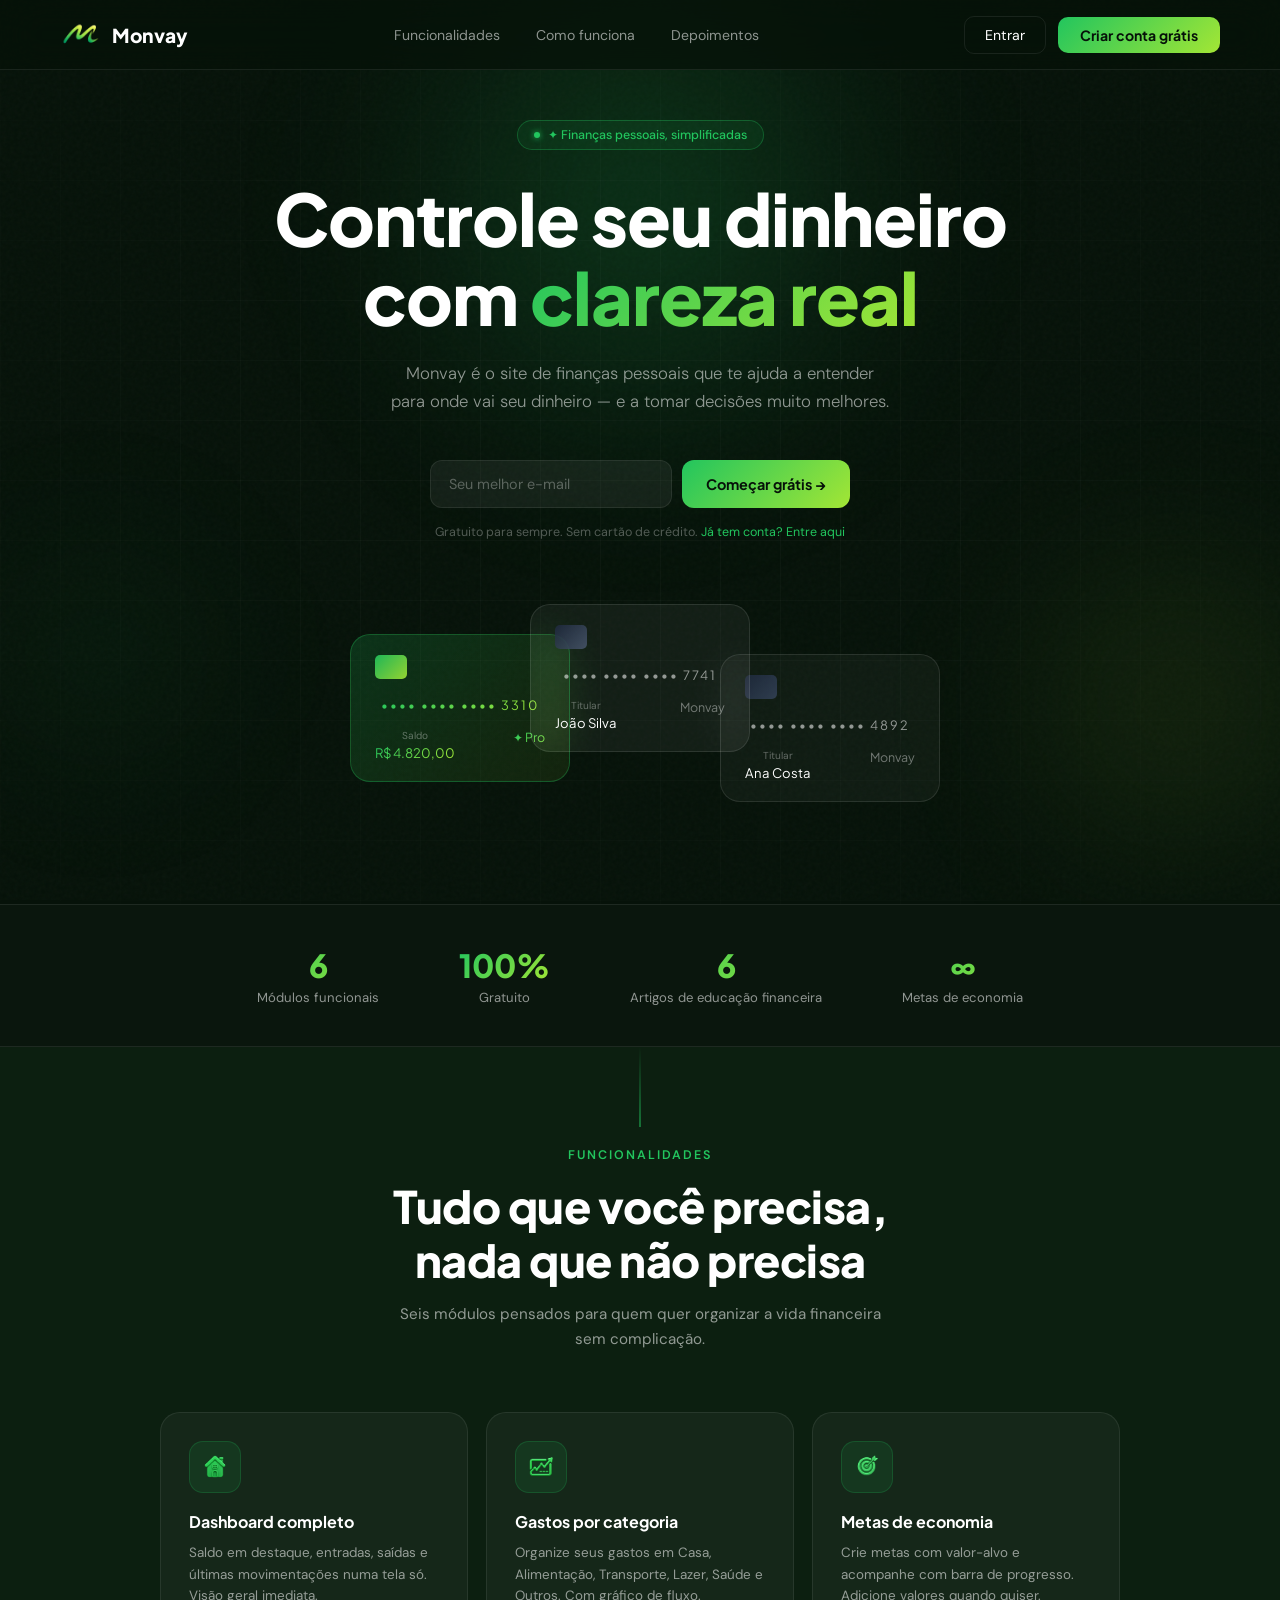
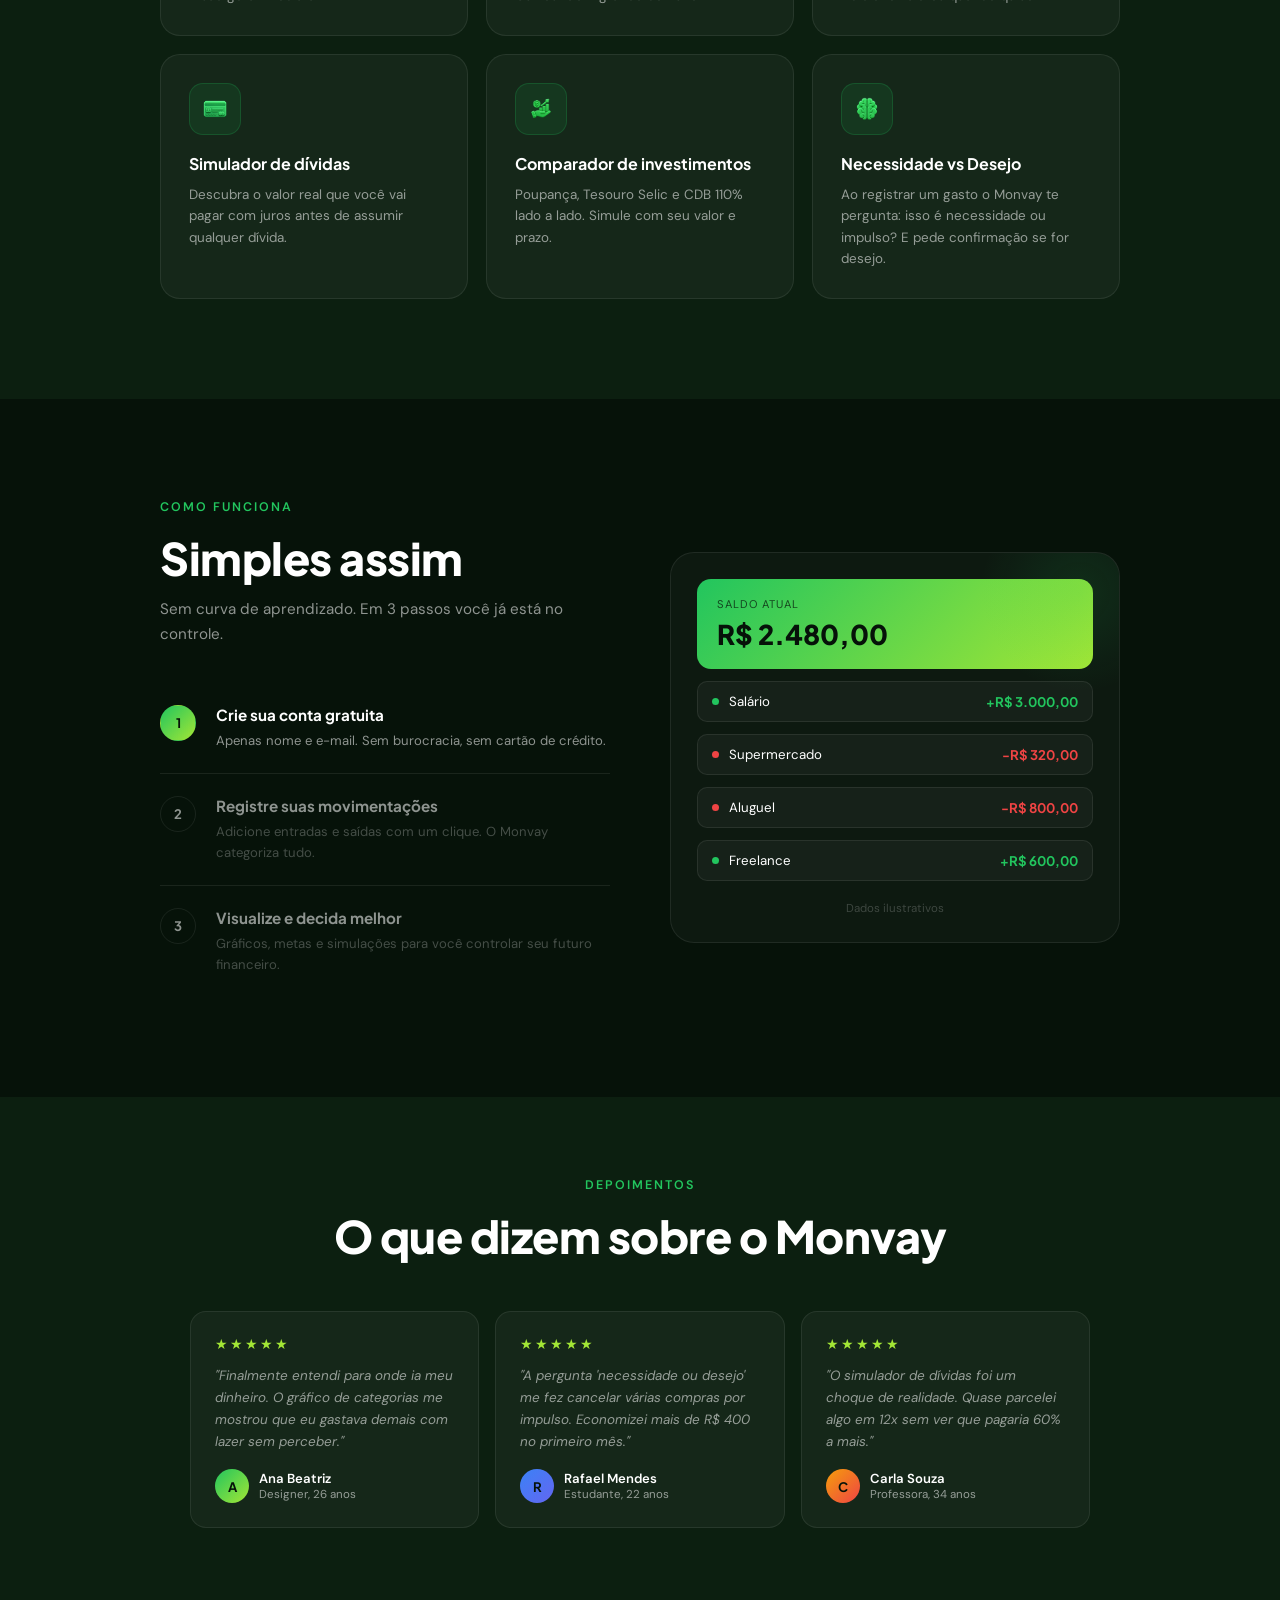
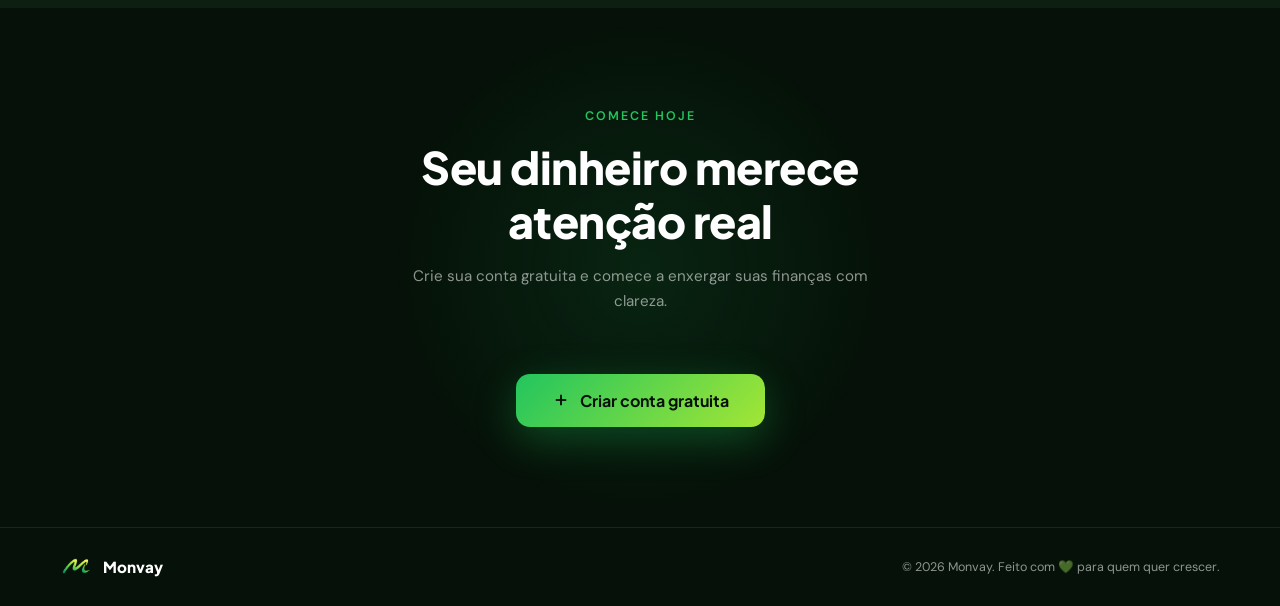
<file: landing (1).html>
<!DOCTYPE html>
<html lang="pt-BR">
<head>
  <meta charset="UTF-8">
  <meta name="viewport" content="width=device-width, initial-scale=1.0">
  <title>Monvay — Finanças que fazem sentido</title>
  <link rel="icon" type="image/png" sizes="32x32" href="logo.png">
  <link rel="apple-touch-icon" sizes="180x180" href="logo.png">
  <link rel="manifest" href="manifest.json">
  <meta name="theme-color" content="#060D0A">
  <meta name="mobile-web-app-capable" content="yes">
  <meta name="apple-mobile-web-app-capable" content="yes">
  <meta name="apple-mobile-web-app-title" content="Monvay">
  <link rel="apple-touch-icon" href="logo.png">
  <link rel="preconnect" href="https://fonts.googleapis.com">
  <link href="https://fonts.googleapis.com/css2?family=Plus+Jakarta+Sans:wght@400;500;600;700;800&family=DM+Sans:ital,opsz,wght@0,9..40,300;0,9..40,400;0,9..40,500;1,9..40,300&display=swap" rel="stylesheet">
  <style>
    :root {
      --p: #22C55E;
      --p2: #A3E635;
      --grad: linear-gradient(135deg, #22C55E 0%, #A3E635 100%);
      --dark: #061209;
      --dark2: #0C1F10;
      --surface: rgba(255,255,255,0.04);
      --border: rgba(255,255,255,0.08);
      --white: #FFFFFF;
      --muted: rgba(255,255,255,0.55);
      --font-h: 'Plus Jakarta Sans', sans-serif;
      --font-b: 'DM Sans', sans-serif;
    }
    *, *::before, *::after { margin:0; padding:0; box-sizing:border-box; }
    html { scroll-behavior: smooth; }
    body { background: var(--dark); color: var(--white); font-family: var(--font-b); overflow-x: hidden; }
    body::before {
      content: '';
      position: fixed; inset: 0;
      background-image: url("data:image/svg+xml,%3Csvg viewBox='0 0 256 256' xmlns='http://www.w3.org/2000/svg'%3E%3Cfilter id='n'%3E%3CfeTurbulence type='fractalNoise' baseFrequency='0.9' numOctaves='4' stitchTiles='stitch'/%3E%3C/filter%3E%3Crect width='100%25' height='100%25' filter='url(%23n)' opacity='1'/%3E%3C/svg%3E");
      opacity: 0.03; pointer-events: none; z-index: 0;
    }

    /* NAV */
    nav {
      position: fixed; top: 0; left: 0; right: 0; z-index: 100;
      display: flex; align-items: center; justify-content: space-between;
      padding: 0 60px; height: 70px;
      background: rgba(6,18,9,0.75); backdrop-filter: blur(20px);
      border-bottom: 1px solid var(--border);
    }
    .nav-logo {
      display: flex; align-items: center; gap: 10px;
      font-family: var(--font-h); font-weight: 800; font-size: 1.2rem;
      text-decoration: none; color: var(--white);
    }
    .nav-logo-icon {
      height: 28px; width: auto; background: none; border-radius: 0;
      display: flex; align-items: center; justify-content: center;
    }
    .nav-links { display: flex; align-items: center; gap: 36px; list-style: none; }
    .nav-links a { color: var(--muted); text-decoration: none; font-size: 0.88rem; transition: color 0.2s; }
    .nav-links a:hover { color: var(--white); }
    .nav-cta { display: flex; gap: 12px; align-items: center; }
    .btn-ghost {
      padding: 9px 20px; border-radius: 10px; border: 1px solid var(--border);
      background: transparent; color: var(--white); font-family: var(--font-b);
      font-size: 0.88rem; cursor: pointer; transition: all 0.2s; text-decoration: none;
    }
    .btn-ghost:hover { border-color: var(--p); color: var(--p); }
    .btn-solid {
      padding: 9px 22px; border-radius: 10px; border: none; background: var(--grad);
      color: #061209; font-family: var(--font-h); font-weight: 700; font-size: 0.88rem;
      cursor: pointer; transition: opacity 0.2s, transform 0.15s; text-decoration: none;
    }
    .btn-solid:hover { opacity: 0.88; transform: translateY(-1px); }

    /* HERO */
    .hero {
      position: relative; min-height: 100vh;
      display: flex; align-items: center; justify-content: center;
      text-align: center; padding: 120px 24px 80px; overflow: hidden;
    }
    .hero-bg { position: absolute; inset: 0; z-index: 0; }
    .hero-bg-circle { position: absolute; border-radius: 50%; filter: blur(80px); }
    .hero-bg-circle.c1 {
      width: 600px; height: 600px;
      background: radial-gradient(circle, rgba(34,197,94,0.22) 0%, transparent 70%);
      top: -100px; left: 50%; transform: translateX(-50%);
    }
    .hero-bg-circle.c2 {
      width: 400px; height: 400px;
      background: radial-gradient(circle, rgba(163,230,53,0.12) 0%, transparent 70%);
      bottom: 0; right: -100px;
    }
    .hero-bg-circle.c3 {
      width: 300px; height: 300px;
      background: radial-gradient(circle, rgba(34,197,94,0.08) 0%, transparent 70%);
      bottom: 100px; left: -50px;
    }
    .hero-grid {
      position: absolute; inset: 0;
      background-image: linear-gradient(rgba(255,255,255,0.025) 1px, transparent 1px), linear-gradient(90deg, rgba(255,255,255,0.025) 1px, transparent 1px);
      background-size: 60px 60px;
      mask-image: radial-gradient(ellipse 80% 80% at 50% 50%, black 30%, transparent 100%);
    }
    .hero-content { position: relative; z-index: 2; max-width: 780px; }
    .hero-badge {
      display: inline-flex; align-items: center; gap: 8px;
      padding: 6px 16px; border-radius: 99px;
      border: 1px solid rgba(34,197,94,0.3); background: rgba(34,197,94,0.08);
      font-size: 0.78rem; color: var(--p); font-weight: 500; margin-bottom: 28px;
      animation: fadeUp 0.6s ease both;
    }
    .hero-badge::before {
      content: ''; width: 6px; height: 6px; border-radius: 50%;
      background: var(--p); box-shadow: 0 0 6px var(--p);
    }
    .hero-title {
      font-family: var(--font-h); font-size: clamp(2.6rem, 6vw, 4.5rem); font-weight: 800;
      line-height: 1.1; letter-spacing: -1px; margin-bottom: 24px;
      animation: fadeUp 0.6s 0.1s ease both;
    }
    .hero-title .hl { background: var(--grad); -webkit-background-clip: text; -webkit-text-fill-color: transparent; background-clip: text; }
    .hero-sub {
      font-size: 1.05rem; color: var(--muted); line-height: 1.65;
      max-width: 500px; margin: 0 auto 44px; font-weight: 300;
      animation: fadeUp 0.6s 0.2s ease both;
    }
    .hero-form {
      display: flex; gap: 10px; max-width: 420px; margin: 0 auto 16px;
      animation: fadeUp 0.6s 0.3s ease both; width: 100%;
    }
    .hero-form input {
      flex: 1; min-width: 0; background: rgba(255,255,255,0.06); border: 1px solid var(--border);
      border-radius: 12px; padding: 14px 18px; color: var(--white);
      font-family: var(--font-b); font-size: 0.9rem; outline: none; transition: border-color 0.2s;
      box-sizing: border-box;
    }
    .hero-form input:focus { border-color: rgba(34,197,94,0.5); }
    .hero-form input::placeholder { color: rgba(255,255,255,0.3); }
    .hero-form .btn-solid { padding: 14px 24px; font-size: 0.9rem; border-radius: 12px; white-space: nowrap; }
    .hero-note { font-size: 0.78rem; color: rgba(255,255,255,0.3); animation: fadeUp 0.6s 0.4s ease both; }
    .hero-note a { color: var(--p); text-decoration: none; }

    /* Floating Cards */
    .hero-cards {
      display: flex; justify-content: center; align-items: flex-start;
      gap: 0; position: relative; margin-top: 64px; height: 220px;
      animation: fadeUp 0.8s 0.5s ease both;
    }
    .float-card {
      position: absolute; border-radius: 20px; padding: 20px 24px;
      border: 1px solid rgba(255,255,255,0.1);
      backdrop-filter: blur(20px);
    }
    .fc1 { background: rgba(255,255,255,0.05); width: 220px; top: 0; left: 50%; margin-left: -110px; z-index: 3; animation: floatA 6s ease-in-out infinite; }
    .fc2 { background: linear-gradient(135deg,rgba(34,197,94,0.18),rgba(163,230,53,0.08)); border-color: rgba(34,197,94,0.3); width: 220px; top: 30px; left: 50%; margin-left: -290px; z-index: 2; animation: floatB 6s ease-in-out infinite; }
    .fc3 { background: rgba(255,255,255,0.04); width: 220px; top: 50px; left: 50%; margin-left: 80px; z-index: 1; animation: floatC 6s ease-in-out infinite; }
    @keyframes floatA { 0%,100%{transform:rotate(-3deg) translateY(0)} 50%{transform:rotate(-3deg) translateY(-12px)} }
    @keyframes floatB { 0%,100%{transform:rotate(3deg) translateY(0)} 50%{transform:rotate(3deg) translateY(-14px)} }
    @keyframes floatC { 0%,100%{transform:rotate(7deg) translateY(0)} 50%{transform:rotate(7deg) translateY(-8px)} }
    .card-chip { width: 32px; height: 24px; background: var(--grad); border-radius: 5px; margin-bottom: 18px; opacity: 0.9; }
    .card-chip.dark { background: linear-gradient(135deg,#1e293b,#334155); }
    .card-num { font-family: var(--font-h); font-size: 0.8rem; letter-spacing: 2px; color: var(--muted); margin-bottom: 16px; }
    .card-name { font-family: var(--font-h); font-size: 0.82rem; color: var(--white); }
    .card-row { display: flex; justify-content: space-between; font-size: 0.75rem; color: var(--muted); }
    .grad-text { background: var(--grad); -webkit-background-clip: text; -webkit-text-fill-color: transparent; background-clip: text; }

    /* STATS */
    .stats-strip {
      position: relative; z-index: 2;
      border-top: 1px solid var(--border); border-bottom: 1px solid var(--border);
      background: rgba(255,255,255,0.02);
      display: flex; justify-content: center; gap: 80px; padding: 40px 24px; flex-wrap: wrap;
    }
    .stat { text-align: center; }
    .stat-val { font-family: var(--font-h); font-size: 2rem; font-weight: 800; background: var(--grad); -webkit-background-clip: text; -webkit-text-fill-color: transparent; background-clip: text; }
    .stat-label { font-size: 0.82rem; color: var(--muted); margin-top: 4px; }

    /* SECTIONS */
    .section-eyebrow { font-size: 0.78rem; text-transform: uppercase; letter-spacing: 2px; color: var(--p); font-weight: 600; margin-bottom: 16px; }
    .section-title { font-family: var(--font-h); font-size: clamp(1.8rem, 4vw, 2.8rem); font-weight: 800; line-height: 1.2; margin-bottom: 16px; letter-spacing: -0.5px; }
    .section-sub { color: var(--muted); font-size: 0.95rem; max-width: 500px; margin: 0 auto 60px; line-height: 1.65; }

    /* FEATURES */
    .why-section {
      padding: 100px 24px; text-align: center;
      background: var(--dark2); position: relative;
    }
    .why-section::before {
      content: ''; position: absolute; top: 0; left: 50%; transform: translateX(-50%);
      width: 1px; height: 80px; background: linear-gradient(to bottom, transparent, var(--p));
    }
    .features-grid { display: grid; grid-template-columns: repeat(3, 1fr); gap: 18px; max-width: 960px; margin: 0 auto; }
    .feature-card {
      background: var(--surface); border: 1px solid var(--border); border-radius: 20px; padding: 28px;
      text-align: left; transition: border-color 0.2s, transform 0.2s; position: relative; overflow: hidden;
    }
    .feature-card::after {
      content: ''; position: absolute; inset: 0;
      background: radial-gradient(circle at top left, rgba(34,197,94,0.07), transparent 60%);
      opacity: 0; transition: opacity 0.3s;
    }
    .feature-card:hover { border-color: rgba(34,197,94,0.3); transform: translateY(-4px); }
    .feature-card:hover::after { opacity: 1; }
    .feature-icon {
      width: 52px; height: 52px; border-radius: 14px;
      background: rgba(34,197,94,0.1); border: 1px solid rgba(34,197,94,0.2);
      display: flex; align-items: center; justify-content: center; margin-bottom: 18px;
      padding: 10px;
    }
    .feature-icon img {
      width: 100%; height: 100%; object-fit: contain;
    }
    .feature-title { font-family: var(--font-h); font-size: 1rem; font-weight: 700; margin-bottom: 10px; }
    .feature-desc { font-size: 0.84rem; color: var(--muted); line-height: 1.6; }

    /* HOW */
    .how-section { padding: 100px 24px; display: flex; justify-content: center; }
    .how-inner { max-width: 960px; width: 100%; display: grid; grid-template-columns: 1fr 1fr; gap: 60px; align-items: center; }
    .how-steps { display: flex; flex-direction: column; }
    .how-step { display: flex; gap: 20px; padding: 22px 0; border-bottom: 1px solid var(--border); cursor: pointer; }
    .how-step:last-child { border-bottom: none; }
    .step-num {
      width: 36px; height: 36px; border-radius: 50%; border: 1px solid var(--border);
      display: flex; align-items: center; justify-content: center;
      font-family: var(--font-h); font-size: 0.82rem; font-weight: 700;
      color: var(--muted); flex-shrink: 0; transition: all 0.2s;
    }
    .how-step.active .step-num { background: var(--grad); color: #061209; border-color: transparent; }
    .step-text h3 { font-family: var(--font-h); font-size: 0.95rem; font-weight: 700; margin-bottom: 6px; color: var(--muted); transition: color 0.2s; }
    .how-step.active .step-text h3 { color: var(--white); }
    .step-text p { font-size: 0.82rem; color: rgba(255,255,255,0.25); line-height: 1.6; transition: color 0.2s; }
    .how-step.active .step-text p { color: var(--muted); }
    .how-preview {
      background: rgba(255,255,255,0.03); border: 1px solid var(--border); border-radius: 24px;
      padding: 26px; display: flex; flex-direction: column; gap: 12px; position: relative; overflow: hidden;
    }
    .how-preview::before {
      content: ''; position: absolute; top: -60px; right: -60px;
      width: 200px; height: 200px;
      background: radial-gradient(circle, rgba(34,197,94,0.12), transparent 70%);
    }
    .preview-saldo { background: var(--grad); border-radius: 14px; padding: 18px 20px; color: #061209; }
    .preview-saldo-label { font-size: 0.7rem; opacity: 0.7; text-transform: uppercase; letter-spacing: 1px; margin-bottom: 6px; }
    .preview-saldo-val { font-family: var(--font-h); font-size: 1.7rem; font-weight: 800; }
    .preview-item {
      display: flex; align-items: center; justify-content: space-between;
      background: rgba(255,255,255,0.04); border: 1px solid var(--border);
      border-radius: 10px; padding: 11px 14px; font-size: 0.83rem;
    }
    .preview-item-left { display: flex; align-items: center; gap: 10px; }
    .preview-dot { width: 7px; height: 7px; border-radius: 50%; }
    .preview-dot.g { background: var(--p); }
    .preview-dot.r { background: #EF4444; }
    .pv-pos { color: var(--p); font-family: var(--font-h); font-weight: 700; }
    .pv-neg { color: #EF4444; font-family: var(--font-h); font-weight: 700; }

    /* TESTIM */
    .testim-section { padding: 80px 24px; background: var(--dark2); text-align: center; }
    .testim-grid { display: grid; grid-template-columns: repeat(3, 1fr); gap: 16px; max-width: 900px; margin: 48px auto 0; }
    .testim-card { background: var(--surface); border: 1px solid var(--border); border-radius: 16px; padding: 24px; text-align: left; }
    .testim-stars { color: var(--p2); font-size: 0.85rem; margin-bottom: 12px; letter-spacing: 2px; }
    .testim-text { font-size: 0.84rem; color: var(--muted); line-height: 1.65; margin-bottom: 16px; font-style: italic; }
    .testim-author { display: flex; align-items: center; gap: 10px; }
    .testim-avatar { width: 34px; height: 34px; border-radius: 50%; display: flex; align-items: center; justify-content: center; font-family: var(--font-h); font-weight: 700; font-size: 0.82rem; color: #061209; }
    .testim-name { font-size: 0.82rem; font-weight: 600; }
    .testim-role { font-size: 0.72rem; color: var(--muted); }

    /* CTA */
    .cta-section { padding: 100px 24px; text-align: center; position: relative; overflow: hidden; }
    .cta-glow { position: absolute; width: 500px; height: 500px; background: radial-gradient(circle, rgba(34,197,94,0.1), transparent 70%); top: 50%; left: 50%; transform: translate(-50%,-50%); pointer-events: none; }
    .cta-btn {
      position: relative; z-index: 1; display: inline-flex; align-items: center; gap: 10px;
      background: var(--grad); color: #061209; font-family: var(--font-h); font-weight: 700;
      font-size: 1rem; padding: 16px 36px; border-radius: 14px; border: none; cursor: pointer;
      transition: all 0.2s; text-decoration: none; box-shadow: 0 12px 40px rgba(34,197,94,0.3);
    }
    .cta-btn:hover { transform: translateY(-2px); box-shadow: 0 16px 48px rgba(34,197,94,0.42); }
    .cta-btn svg { width: 18px; height: 18px; }

    /* FOOTER */
    footer { border-top: 1px solid var(--border); padding: 28px 60px; display: flex; align-items: center; justify-content: space-between; }
    .footer-copy { font-size: 0.78rem; color: var(--muted); }

    /* AUTH MODAL */
    .auth-overlay {
      position: fixed; inset: 0; background: rgba(0,0,0,0.8);
      backdrop-filter: blur(12px); z-index: 200;
      display: flex; align-items: center; justify-content: center;
      opacity: 0; pointer-events: none; transition: opacity 0.3s;
    }
    .auth-overlay.open { opacity: 1; pointer-events: all; }
    .auth-box {
      background: #0d1f11; border: 1px solid rgba(34,197,94,0.2);
      border-radius: 24px; padding: 44px 40px; width: 100%; max-width: 420px;
      position: relative; animation: scaleIn 0.3s ease both;
    }
    @keyframes scaleIn { from{opacity:0;transform:scale(.93)} to{opacity:1;transform:scale(1)} }
    .auth-close {
      position: absolute; top: 16px; right: 16px;
      background: rgba(255,255,255,0.06); border: 1px solid var(--border);
      color: var(--muted); width: 30px; height: 30px; border-radius: 50%;
      display: flex; align-items: center; justify-content: center;
      cursor: pointer; font-size: 0.8rem; transition: all 0.2s;
    }
    .auth-close:hover { color: var(--white); background: rgba(255,255,255,0.1); }
    .auth-logo { display: flex; align-items: center; gap: 10px; font-family: var(--font-h); font-weight: 800; font-size: 1.1rem; margin-bottom: 20px; }
    .auth-logo-icon { width: 38px; height: 38px; background: none; border-radius: 0; display: flex; align-items: center; justify-content: center; }
    .auth-title { font-family: var(--font-h); font-size: 1.35rem; font-weight: 800; margin-bottom: 6px; }
    .auth-sub { font-size: 0.84rem; color: var(--muted); margin-bottom: 26px; }
    .auth-tab-row { display: flex; background: rgba(255,255,255,0.04); border-radius: 10px; padding: 4px; margin-bottom: 24px; }
    .auth-tab { flex: 1; padding: 9px; border-radius: 8px; border: none; background: transparent; color: var(--muted); font-family: var(--font-b); font-size: 0.88rem; cursor: pointer; transition: all 0.2s; }
    .auth-tab.active { background: var(--grad); color: #061209; font-weight: 600; }
    .auth-field { margin-bottom: 12px; }
    .auth-field label { display: block; font-size: 0.76rem; color: var(--muted); margin-bottom: 5px; }
    .auth-field input {
      width: 100%; background: rgba(255,255,255,0.04); border: 1px solid var(--border);
      border-radius: 10px; padding: 12px 14px; color: var(--white);
      font-family: var(--font-b); font-size: 0.9rem; outline: none; transition: border-color 0.2s;
    }
    .auth-field input:focus { border-color: rgba(34,197,94,0.5); }
    .auth-field input::placeholder { color: rgba(255,255,255,0.2); }
    .auth-submit {
      width: 100%; padding: 14px; background: var(--grad); color: #061209;
      border: none; border-radius: 12px; font-family: var(--font-h); font-weight: 700;
      font-size: 0.95rem; cursor: pointer; margin-top: 8px; transition: opacity 0.2s, transform 0.15s;
    }
    .auth-submit:hover { opacity: 0.88; transform: translateY(-1px); }
    .auth-error { font-size: 0.8rem; color: #EF4444; margin-top: 10px; text-align: center; display: none; }
    .auth-success-area { text-align: center; padding: 10px 0; }
    .success-check { width: 60px; height: 60px; border-radius: 50%; background: var(--grad); display: flex; align-items: center; justify-content: center; font-size: 1.5rem; margin: 0 auto 16px; }
    .auth-success-area h3 { font-family: var(--font-h); font-size: 1.1rem; margin-bottom: 8px; }
    .auth-success-area p { font-size: 0.84rem; color: var(--muted); margin-bottom: 20px; }

    /* UTILS */
    @keyframes fadeUp { from{opacity:0;transform:translateY(20px)} to{opacity:1;transform:translateY(0)} }

    /* RESPONSIVE */
    /* ─── TABLET (≤900px) ─────────────────────────────── */
    @media(max-width:900px){
      nav { padding: 0 20px; }
      .nav-links { display: none; }
      .features-grid { grid-template-columns: 1fr 1fr; }
      .how-inner { grid-template-columns: 1fr; }
      .how-preview { display: none; }
      .testim-grid { grid-template-columns: 1fr 1fr; }
      footer { flex-direction: column; gap: 12px; text-align: center; padding: 24px; }
    }

    /* ─── MOBILE (≤600px) ─────────────────────────────── */
    @media(max-width:600px){
      body { overflow-x: hidden; }

      /* ── Nav ── */
      nav {
        padding: 0 16px;
        height: 58px;
      }
      .nav-cta { gap: 8px; }
      .btn-ghost {
        padding: 8px 14px;
        font-size: 0.82rem;
      }
      .btn-solid {
        padding: 8px 14px;
        font-size: 0.82rem;
        white-space: nowrap;
      }

      /* ── Hero ── */
      .hero {
        padding: 80px 20px 48px;
        min-height: 100svh;
        align-items: center;
        justify-content: flex-start;
        text-align: left;
      }
      .hero-content {
        width: 100%;
        max-width: 100%;
      }
      .hero-bg-circle.c1 {
        width: 280px; height: 280px;
        opacity: 0.6;
        top: -60px;
      }
      .hero-bg-circle.c2,
      .hero-bg-circle.c3 { display: none; }
      .hero-grid {
        background-size: 40px 40px;
        opacity: 0.5;
      }
      .hero-badge {
        font-size: 0.72rem;
        padding: 5px 12px;
        margin-bottom: 18px;
      }
      .hero-title {
        font-size: clamp(1.9rem, 8.5vw, 2.4rem);
        letter-spacing: -0.5px;
        margin-bottom: 14px;
        line-height: 1.12;
      }
      .hero-sub {
        font-size: 0.88rem;
        margin-bottom: 24px;
        max-width: 100%;
        text-align: left;
      }

      /* Form: input acima, botão abaixo — largura total */
      .hero-form {
        flex-direction: column;
        gap: 10px;
        max-width: 100%;
        width: 100%;
        margin-left: 0;
        margin-right: 0;
        margin-bottom: 12px;
      }
      .hero-form input {
        width: 100%;
        min-width: 0;
        padding: 14px 16px;
        border-radius: 12px;
        font-size: 1rem; /* evita zoom iOS */
        background: rgba(255,255,255,0.07);
        border: 1px solid rgba(255,255,255,0.12);
        box-sizing: border-box;
      }
      .hero-form .btn-solid {
        width: 100%;
        padding: 15px 20px;
        border-radius: 12px;
        font-size: 1rem;
        text-align: center;
        box-shadow: 0 8px 28px rgba(34,197,94,0.28);
        box-sizing: border-box;
      }
      .hero-note {
        font-size: 0.75rem;
        text-align: left;
      }

      /* Cards flutuantes — mobile: fan centralizado, 3 cards sobrepostos */
      .hero-cards {
        position: relative;
        width: 100%;
        height: 150px;
        margin-top: 28px;
        overflow: visible;
        display: flex;
        justify-content: center;
        align-items: flex-start;
      }
      /* Base: todos os cards centralizados e sobrepostos */
      .float-card {
        position: absolute;
        width: 155px;
        padding: 10px 12px;
        border-radius: 13px;
        top: 0;
        left: 50%;
        margin-left: -77px; /* metade de 155px */
      }
      /* fc3 (Ana Costa) — fundo, inclinado à esquerda */
      .fc3 {
        display: block;
        transform: rotate(-10deg) translateX(-52px) translateY(10px);
        z-index: 1;
        opacity: 0.55;
        animation: floatMobileC 9s ease-in-out infinite;
      }
      /* fc1 (João Silva) — meio, levemente à direita */
      .fc1 {
        transform: rotate(6deg) translateX(48px) translateY(4px);
        z-index: 2;
        opacity: 0.8;
        animation: floatMobileA 8s ease-in-out infinite;
      }
      /* fc2 (verde/Pro) — frente, centro */
      .fc2 {
        transform: rotate(-2deg) translateY(0px);
        z-index: 3;
        animation: floatMobileB 7s ease-in-out infinite;
      }
      @keyframes floatMobileA {
        0%,100% { transform: rotate(6deg) translateX(48px) translateY(4px); }
        50%      { transform: rotate(6deg) translateX(48px) translateY(-6px); }
      }
      @keyframes floatMobileB {
        0%,100% { transform: rotate(-2deg) translateY(0px); }
        50%      { transform: rotate(-2deg) translateY(-10px); }
      }
      @keyframes floatMobileC {
        0%,100% { transform: rotate(-10deg) translateX(-52px) translateY(10px); }
        50%      { transform: rotate(-10deg) translateX(-52px) translateY(2px); }
      }
      /* Texto interno dos cards */
      .card-chip { width: 20px; height: 14px; margin-bottom: 7px; border-radius: 3px; }
      .card-num  { font-size: 0.55rem; margin-bottom: 7px; letter-spacing: 1px; }
      .card-name { font-size: 0.62rem; }
      .card-row  { font-size: 0.58rem; }

      /* ── Stats ── */
      .stats-strip {
        display: grid;
        grid-template-columns: 1fr 1fr;
        gap: 0;
        padding: 0;
      }
      .stat {
        padding: 24px 16px;
        border-right: 1px solid var(--border);
        border-bottom: 1px solid var(--border);
      }
      .stat:nth-child(even) { border-right: none; }
      .stat:nth-child(3),
      .stat:nth-child(4) { border-bottom: none; }
      .stat-val { font-size: 1.7rem; }
      .stat-label { font-size: 0.75rem; }

      /* ── Features ── */
      .why-section { padding: 64px 20px; }
      .why-section::before { display: none; }
      .features-grid {
        grid-template-columns: 1fr;
        gap: 12px;
      }
      .feature-card { padding: 22px 20px; }
      .feature-icon { width: 44px; height: 44px; margin-bottom: 14px; }
      .feature-title { font-size: 0.95rem; }
      .feature-desc { font-size: 0.83rem; }

      /* ── How ── */
      .how-section { padding: 64px 20px; }
      .how-step { gap: 16px; padding: 18px 0; }
      .step-num { width: 32px; height: 32px; font-size: 0.78rem; flex-shrink: 0; }
      .step-text h3 { font-size: 0.9rem; }
      .step-text p { font-size: 0.8rem; }

      /* ── Section headers ── */
      .section-title {
        font-size: clamp(1.55rem, 6.5vw, 2rem);
        letter-spacing: -0.3px;
      }
      .section-sub {
        font-size: 0.88rem;
        max-width: 100%;
        margin-bottom: 36px;
      }
      .section-eyebrow { font-size: 0.72rem; }

      /* ── Testimonials ── */
      .testim-section { padding: 64px 20px; }
      .testim-grid {
        grid-template-columns: 1fr;
        gap: 12px;
        margin-top: 36px;
      }
      .testim-card { padding: 20px; }
      .testim-text { font-size: 0.83rem; }

      /* ── CTA section ── */
      .cta-section { padding: 72px 20px; }
      .cta-btn {
        width: 100%;
        max-width: 340px;
        justify-content: center;
        font-size: 1rem;
        padding: 16px 28px;
        border-radius: 14px;
        box-shadow: 0 10px 36px rgba(34,197,94,0.32);
      }
      .cta-glow {
        width: 280px;
        height: 280px;
      }

      /* ── Auth modal — bottom sheet ── */
      .auth-overlay { align-items: flex-end; }
      .auth-box {
        margin: 0;
        padding: 32px 20px calc(32px + env(safe-area-inset-bottom));
        border-radius: 24px 24px 0 0;
        max-width: 100%;
        width: 100%;
        max-height: 92svh;
        overflow-y: auto;
      }
      .auth-title { font-size: 1.15rem; }
      .auth-sub { font-size: 0.82rem; }
      .auth-submit { font-size: 0.95rem; padding: 14px; }
      /* Evita zoom automático no iOS */
      .auth-field input,
      .hero-form input { font-size: 1rem; }
    }

    /* ─── MOBILE PEQUENO (≤390px) ────────────────────────── */
    @media(max-width:390px){
      .hero-title { font-size: 1.85rem; }
      .hero-sub { font-size: 0.85rem; }
      /* Esconde "Entrar" no nav — só mostra "Criar conta" */
      .btn-ghost { display: none; }
      .btn-solid { padding: 9px 18px; }
      .stat-val { font-size: 1.45rem; }
      .cta-btn { font-size: 0.92rem; padding: 14px 20px; }
    }
  </style>
</head>
<body>

<!-- NAV -->
<nav>
  <a href="#" class="nav-logo">
    <img src="logo.png" alt="Monvay" style="height:28px;width:auto;display:block;">
    Monvay
  </a>
  <ul class="nav-links">
    <li><a href="#features">Funcionalidades</a></li>
    <li><a href="#how">Como funciona</a></li>
    <li><a href="#depoimentos">Depoimentos</a></li>
  </ul>
  <div class="nav-cta">
    <button class="btn-ghost" onclick="window.location.href='auth.html'">Entrar</button>
    <button class="btn-solid" onclick="window.location.href='auth.html?modo=cadastro'">Criar conta grátis</button>
  </div>
</nav>

<!-- HERO -->
<section class="hero">
  <div class="hero-bg">
    <div class="hero-bg-circle c1"></div>
    <div class="hero-bg-circle c2"></div>
    <div class="hero-bg-circle c3"></div>
  </div>
  <div class="hero-grid"></div>

  <div class="hero-content">
    <div class="hero-badge">✦ Finanças pessoais, simplificadas</div>
    <h1 class="hero-title">
      Controle seu dinheiro<br>com <span class="hl">clareza real</span>
    </h1>
    <p class="hero-sub">
      Monvay é o site de finanças pessoais que te ajuda a entender para onde vai seu dinheiro — e a tomar decisões muito melhores.
    </p>
    <div class="hero-form">
      <input type="email" id="hero-email" placeholder="Seu melhor e-mail">
      <button class="btn-solid" onclick="window.location.href='auth.html?modo=cadastro'">Começar grátis →</button>
    </div>
    <p class="hero-note">Gratuito para sempre. Sem cartão de crédito. <a href="#" onclick="window.location.href='auth.html';return false;">Já tem conta? Entre aqui</a></p>

    <div class="hero-cards">
      <div class="float-card fc3">
        <div class="card-chip dark"></div>
        <div class="card-num">•••• •••• •••• 4892</div>
        <div class="card-row">
          <div><div style="font-size:.63rem;color:rgba(255,255,255,.35);margin-bottom:2px">Titular</div><div class="card-name">Ana Costa</div></div>
          <div style="font-family:var(--font-h);font-size:.78rem;color:rgba(255,255,255,.4)">Monvay</div>
        </div>
      </div>
      <div class="float-card fc1">
        <div class="card-chip dark" style="background:linear-gradient(135deg,#1e293b,#475569)"></div>
        <div class="card-num">•••• •••• •••• 7741</div>
        <div class="card-row">
          <div><div style="font-size:.63rem;color:rgba(255,255,255,.35);margin-bottom:2px">Titular</div><div class="card-name">João Silva</div></div>
          <div style="font-family:var(--font-h);font-size:.78rem;color:rgba(255,255,255,.4)">Monvay</div>
        </div>
      </div>
      <div class="float-card fc2">
        <div class="card-chip"></div>
        <div class="card-num grad-text">•••• •••• •••• 3310</div>
        <div class="card-row">
          <div><div style="font-size:.63rem;color:rgba(255,255,255,.35);margin-bottom:2px">Saldo</div><div class="card-name grad-text">R$ 4.820,00</div></div>
          <div class="grad-text" style="font-family:var(--font-h);font-size:.78rem">✦ Pro</div>
        </div>
      </div>
    </div>
  </div>
</section>

<!-- STATS -->
<div class="stats-strip">
  <div class="stat"><div class="stat-val">6</div><div class="stat-label">Módulos funcionais</div></div>
  <div class="stat"><div class="stat-val">100%</div><div class="stat-label">Gratuito</div></div>
  <div class="stat"><div class="stat-val">6</div><div class="stat-label">Artigos de educação financeira</div></div>
  <div class="stat"><div class="stat-val">∞</div><div class="stat-label">Metas de economia</div></div>
</div>

<!-- FEATURES -->
<section class="why-section" id="features">
  <div class="section-eyebrow">Funcionalidades</div>
  <h2 class="section-title">Tudo que você precisa,<br>nada que não precisa</h2>
  <p class="section-sub">Seis módulos pensados para quem quer organizar a vida financeira sem complicação.</p>

  <div class="features-grid">
    <div class="feature-card"><div class="feature-icon"><img src="icone-casa-propria.png" alt="Dashboard"></div><div class="feature-title">Dashboard completo</div><div class="feature-desc">Saldo em destaque, entradas, saídas e últimas movimentações numa tela só. Visão geral imediata.</div></div>
    <div class="feature-card"><div class="feature-icon"><img src="icone-grafico-02.png" alt="Gastos"></div><div class="feature-title">Gastos por categoria</div><div class="feature-desc">Organize seus gastos em Casa, Alimentação, Transporte, Lazer, Saúde e Outros. Com gráfico de fluxo.</div></div>
    <div class="feature-card"><div class="feature-icon"><img src="icone-meta.png" alt="Metas"></div><div class="feature-title">Metas de economia</div><div class="feature-desc">Crie metas com valor-alvo e acompanhe com barra de progresso. Adicione valores quando quiser.</div></div>
    <div class="feature-card"><div class="feature-icon"><img src="icone-cartao-01.png" alt="Dívidas"></div><div class="feature-title">Simulador de dívidas</div><div class="feature-desc">Descubra o valor real que você vai pagar com juros antes de assumir qualquer dívida.</div></div>
    <div class="feature-card"><div class="feature-icon"><img src="icone-investimento.png" alt="Investimentos"></div><div class="feature-title">Comparador de investimentos</div><div class="feature-desc">Poupança, Tesouro Selic e CDB 110% lado a lado. Simule com seu valor e prazo.</div></div>
    <div class="feature-card"><div class="feature-icon"><img src="icone-cerebro.png" alt="Necessidade vs Desejo"></div><div class="feature-title">Necessidade vs Desejo</div><div class="feature-desc">Ao registrar um gasto o Monvay te pergunta: isso é necessidade ou impulso? E pede confirmação se for desejo.</div></div>
  </div>
</section>

<!-- HOW IT WORKS -->
<section class="how-section" id="how">
  <div class="how-inner">
    <div>
      <div class="section-eyebrow" style="text-align:left">Como funciona</div>
      <h2 class="section-title" style="text-align:left;margin-bottom:12px">Simples assim</h2>
      <p class="section-sub" style="text-align:left;margin:0 0 36px">Sem curva de aprendizado. Em 3 passos você já está no controle.</p>
      <div class="how-steps">
        <div class="how-step active" onclick="setStep(this)">
          <div class="step-num">1</div>
          <div class="step-text"><h3>Crie sua conta gratuita</h3><p>Apenas nome e e-mail. Sem burocracia, sem cartão de crédito.</p></div>
        </div>
        <div class="how-step" onclick="setStep(this)">
          <div class="step-num">2</div>
          <div class="step-text"><h3>Registre suas movimentações</h3><p>Adicione entradas e saídas com um clique. O Monvay categoriza tudo.</p></div>
        </div>
        <div class="how-step" onclick="setStep(this)">
          <div class="step-num">3</div>
          <div class="step-text"><h3>Visualize e decida melhor</h3><p>Gráficos, metas e simulações para você controlar seu futuro financeiro.</p></div>
        </div>
      </div>
    </div>
    <div class="how-preview">
      <div class="preview-saldo"><div class="preview-saldo-label">Saldo atual</div><div class="preview-saldo-val">R$ 2.480,00</div></div>
      <div class="preview-item"><div class="preview-item-left"><div class="preview-dot g"></div><span>Salário</span></div><span class="pv-pos">+R$ 3.000,00</span></div>
      <div class="preview-item"><div class="preview-item-left"><div class="preview-dot r"></div><span>Supermercado</span></div><span class="pv-neg">-R$ 320,00</span></div>
      <div class="preview-item"><div class="preview-item-left"><div class="preview-dot r"></div><span>Aluguel</span></div><span class="pv-neg">-R$ 800,00</span></div>
      <div class="preview-item"><div class="preview-item-left"><div class="preview-dot g"></div><span>Freelance</span></div><span class="pv-pos">+R$ 600,00</span></div>
      <div style="font-size:.72rem;color:rgba(255,255,255,.2);text-align:center;margin-top:auto;padding-top:8px">Dados ilustrativos</div>
    </div>
  </div>
</section>

<!-- DEPOIMENTOS -->
<section class="testim-section" id="depoimentos">
  <div class="section-eyebrow">Depoimentos</div>
  <h2 class="section-title">O que dizem sobre o Monvay</h2>
  <div class="testim-grid">
    <div class="testim-card">
      <div class="testim-stars">★★★★★</div>
      <p class="testim-text">"Finalmente entendi para onde ia meu dinheiro. O gráfico de categorias me mostrou que eu gastava demais com lazer sem perceber."</p>
      <div class="testim-author">
        <div class="testim-avatar" style="background:linear-gradient(135deg,#22C55E,#A3E635)">A</div>
        <div><div class="testim-name">Ana Beatriz</div><div class="testim-role">Designer, 26 anos</div></div>
      </div>
    </div>
    <div class="testim-card">
      <div class="testim-stars">★★★★★</div>
      <p class="testim-text">"A pergunta 'necessidade ou desejo' me fez cancelar várias compras por impulso. Economizei mais de R$ 400 no primeiro mês."</p>
      <div class="testim-author">
        <div class="testim-avatar" style="background:linear-gradient(135deg,#3B82F6,#6366F1)">R</div>
        <div><div class="testim-name">Rafael Mendes</div><div class="testim-role">Estudante, 22 anos</div></div>
      </div>
    </div>
    <div class="testim-card">
      <div class="testim-stars">★★★★★</div>
      <p class="testim-text">"O simulador de dívidas foi um choque de realidade. Quase parcelei algo em 12x sem ver que pagaria 60% a mais."</p>
      <div class="testim-author">
        <div class="testim-avatar" style="background:linear-gradient(135deg,#F59E0B,#EF4444)">C</div>
        <div><div class="testim-name">Carla Souza</div><div class="testim-role">Professora, 34 anos</div></div>
      </div>
    </div>
  </div>
</section>

<!-- CTA FINAL -->
<section class="cta-section">
  <div class="cta-glow"></div>
  <div class="section-eyebrow" style="position:relative;z-index:1">Comece hoje</div>
  <h2 class="section-title" style="position:relative;z-index:1">Seu dinheiro merece<br>atenção real</h2>
  <p class="section-sub" style="position:relative;z-index:1">Crie sua conta gratuita e comece a enxergar suas finanças com clareza.</p>
  <a href="#" class="cta-btn" onclick="window.location.href='auth.html?modo=cadastro';return false;">
    <svg viewBox="0 0 24 24" fill="none" stroke="currentColor" stroke-width="2.5"><line x1="12" y1="5" x2="12" y2="19"/><line x1="5" y1="12" x2="19" y2="12"/></svg>
    Criar conta gratuita
  </a>
</section>

<!-- FOOTER -->
<footer>
  <div class="nav-logo" style="font-size:.95rem">
    <img src="logo.png" alt="Monvay" style="height:22px;width:auto;display:block;">
    Monvay
  </div>
  <div class="footer-copy">© 2026 Monvay. Feito com 💚 para quem quer crescer.</div>
</footer>

<!-- AUTH MODAL -->
<div class="auth-overlay" id="auth-overlay" onclick="if(event.target===this)closeAuth()">
  <div class="auth-box">
    <button class="auth-close" onclick="closeAuth()">✕</button>

    <div id="auth-form-area">
      <div class="auth-logo">
        <img src="logo.png" alt="Monvay" style="height:26px;width:auto;display:block;">
        Monvay
      </div>
      <h2 class="auth-title" id="auth-title">Criar conta</h2>
      <p class="auth-sub" id="auth-sub">Grátis para sempre. Sem cartão.</p>

      <div class="auth-tab-row">
        <button class="auth-tab active" id="tab-signup" onclick="switchTab('signup')">Criar conta</button>
        <button class="auth-tab" id="tab-login" onclick="switchTab('login')">Entrar</button>
      </div>

      <div id="signup-fields">
        <div class="auth-field">
          <label>Seu nome</label>
          <input type="text" id="auth-name" placeholder="Como podemos te chamar?">
        </div>
      </div>

      <div class="auth-field">
        <label>E-mail</label>
        <input type="email" id="auth-email" placeholder="seu@email.com">
      </div>
      <div class="auth-field">
        <label>Senha</label>
        <div style="position:relative">
          <input type="password" id="auth-password" placeholder="Mínimo 6 caracteres" style="padding-right:44px;width:100%;box-sizing:border-box">
          <button type="button" onclick="toggleSenha()" id="btn-toggle-senha" style="position:absolute;right:12px;top:50%;transform:translateY(-50%);background:none;border:none;cursor:pointer;color:var(--gray);padding:0;display:flex;align-items:center" title="Mostrar senha">
            <svg id="icon-eye-show" viewBox="0 0 24 24" fill="none" stroke="currentColor" stroke-width="2" style="width:18px;height:18px"><path d="M1 12s4-8 11-8 11 8 11 8-4 8-11 8-11-8-11-8z"/><circle cx="12" cy="12" r="3"/></svg>
            <svg id="icon-eye-hide" viewBox="0 0 24 24" fill="none" stroke="currentColor" stroke-width="2" style="width:18px;height:18px;display:none"><path d="M17.94 17.94A10.07 10.07 0 0112 20c-7 0-11-8-11-8a18.45 18.45 0 015.06-5.94M9.9 4.24A9.12 9.12 0 0112 4c7 0 11 8 11 8a18.5 18.5 0 01-2.16 3.19m-6.72-1.07a3 3 0 11-4.24-4.24"/><line x1="1" y1="1" x2="23" y2="23"/></svg>
          </button>
        </div>
      </div>
      <script>
      function toggleSenha() {
        const input = document.getElementById('auth-password');
        const eyeShow = document.getElementById('icon-eye-show');
        const eyeHide = document.getElementById('icon-eye-hide');
        if (input.type === 'password') {
          input.type = 'text';
          eyeShow.style.display = 'none';
          eyeHide.style.display = 'block';
        } else {
          input.type = 'password';
          eyeShow.style.display = 'block';
          eyeHide.style.display = 'none';
        }
      }
      </script>

      <div class="auth-error" id="auth-error"></div>
      <button class="auth-submit" id="auth-submit" onclick="handleAuth()">Criar minha conta →</button>
    </div>

    <div id="auth-success-area" class="auth-success-area" style="display:none">
      <div class="success-check">✓</div>
      <h3 id="success-title">Conta criada!</h3>
      <p id="success-msg">Bem-vindo ao Monvay.</p>
      <button class="auth-submit" onclick="goToDashboard()">Entrar no Dashboard →</button>
    </div>
  </div>
</div>

<script>
  let currentTab = 'signup';

  function openAuth(tab) {
    switchTab(tab);
    document.getElementById('auth-form-area').style.display = 'block';
    document.getElementById('auth-success-area').style.display = 'none';
    document.getElementById('auth-error').style.display = 'none';
    document.getElementById('auth-overlay').classList.add('open');
  }

  function openAuthWithEmail() {
    const email = document.getElementById('hero-email').value;
    openAuth('signup');
    if (email) document.getElementById('auth-email').value = email;
  }

  function closeAuth() {
    document.getElementById('auth-overlay').classList.remove('open');
  }

  function switchTab(tab) {
    currentTab = tab;
    document.getElementById('tab-signup').classList.toggle('active', tab === 'signup');
    document.getElementById('tab-login').classList.toggle('active', tab === 'login');
    document.getElementById('signup-fields').style.display = tab === 'signup' ? 'block' : 'none';
    document.getElementById('auth-title').textContent  = tab === 'signup' ? 'Criar conta' : 'Bem-vindo de volta';
    document.getElementById('auth-sub').textContent    = tab === 'signup' ? 'Grátis para sempre. Sem cartão.' : 'Entre com seu e-mail e senha.';
    document.getElementById('auth-submit').textContent = tab === 'signup' ? 'Criar minha conta →' : 'Entrar →';
    document.getElementById('auth-error').style.display = 'none';
  }

  function handleAuth() {
    const email    = document.getElementById('auth-email').value.trim();
    const password = document.getElementById('auth-password').value;
    const name     = document.getElementById('auth-name').value.trim();
    const errEl    = document.getElementById('auth-error');

    const showErr = (msg) => { errEl.textContent = msg; errEl.style.display = 'block'; };

    if (!email || !password || (currentTab === 'signup' && !name)) { showErr('Preencha todos os campos.'); return; }
    if (!email.includes('@')) { showErr('Digite um e-mail válido.'); return; }
    if (password.length < 6) { showErr('A senha precisa ter pelo menos 6 caracteres.'); return; }

    if (currentTab === 'login') {
      const stored = JSON.parse(localStorage.getItem('monvy_user') || 'null');
      if (!stored || stored.email !== email || stored.password !== password) { showErr('E-mail ou senha incorretos.'); return; }
      localStorage.setItem('monvy_logged', JSON.stringify({ name: stored.name, email }));
      showSuccess('Bem-vindo de volta! 👋', `Olá, ${stored.name}! Redirecionando...`);
    } else {
      localStorage.setItem('monvy_user', JSON.stringify({ name, email, password }));
      localStorage.setItem('monvy_logged', JSON.stringify({ name, email }));
      showSuccess('Conta criada com sucesso! 🎉', `Olá, ${name}! Preparando seu dashboard...`);
    }
  }

  function showSuccess(title, msg) {
    document.getElementById('auth-form-area').style.display = 'none';
    document.getElementById('auth-success-area').style.display = 'block';
    document.getElementById('success-title').textContent = title;
    document.getElementById('success-msg').textContent   = msg;
    setTimeout(goToDashboard, 2200);
  }

  function goToDashboard() { window.location.href = 'index.html'; }

  // Usuário logado é redirecionado apenas ao clicar em Entrar/Criar conta
  // (removido auto-redirect que causava loop)

  function setStep(el) {
    document.querySelectorAll('.how-step').forEach(s => s.classList.remove('active'));
    el.classList.add('active');
  }
</script>
</body>
</html>
</file>
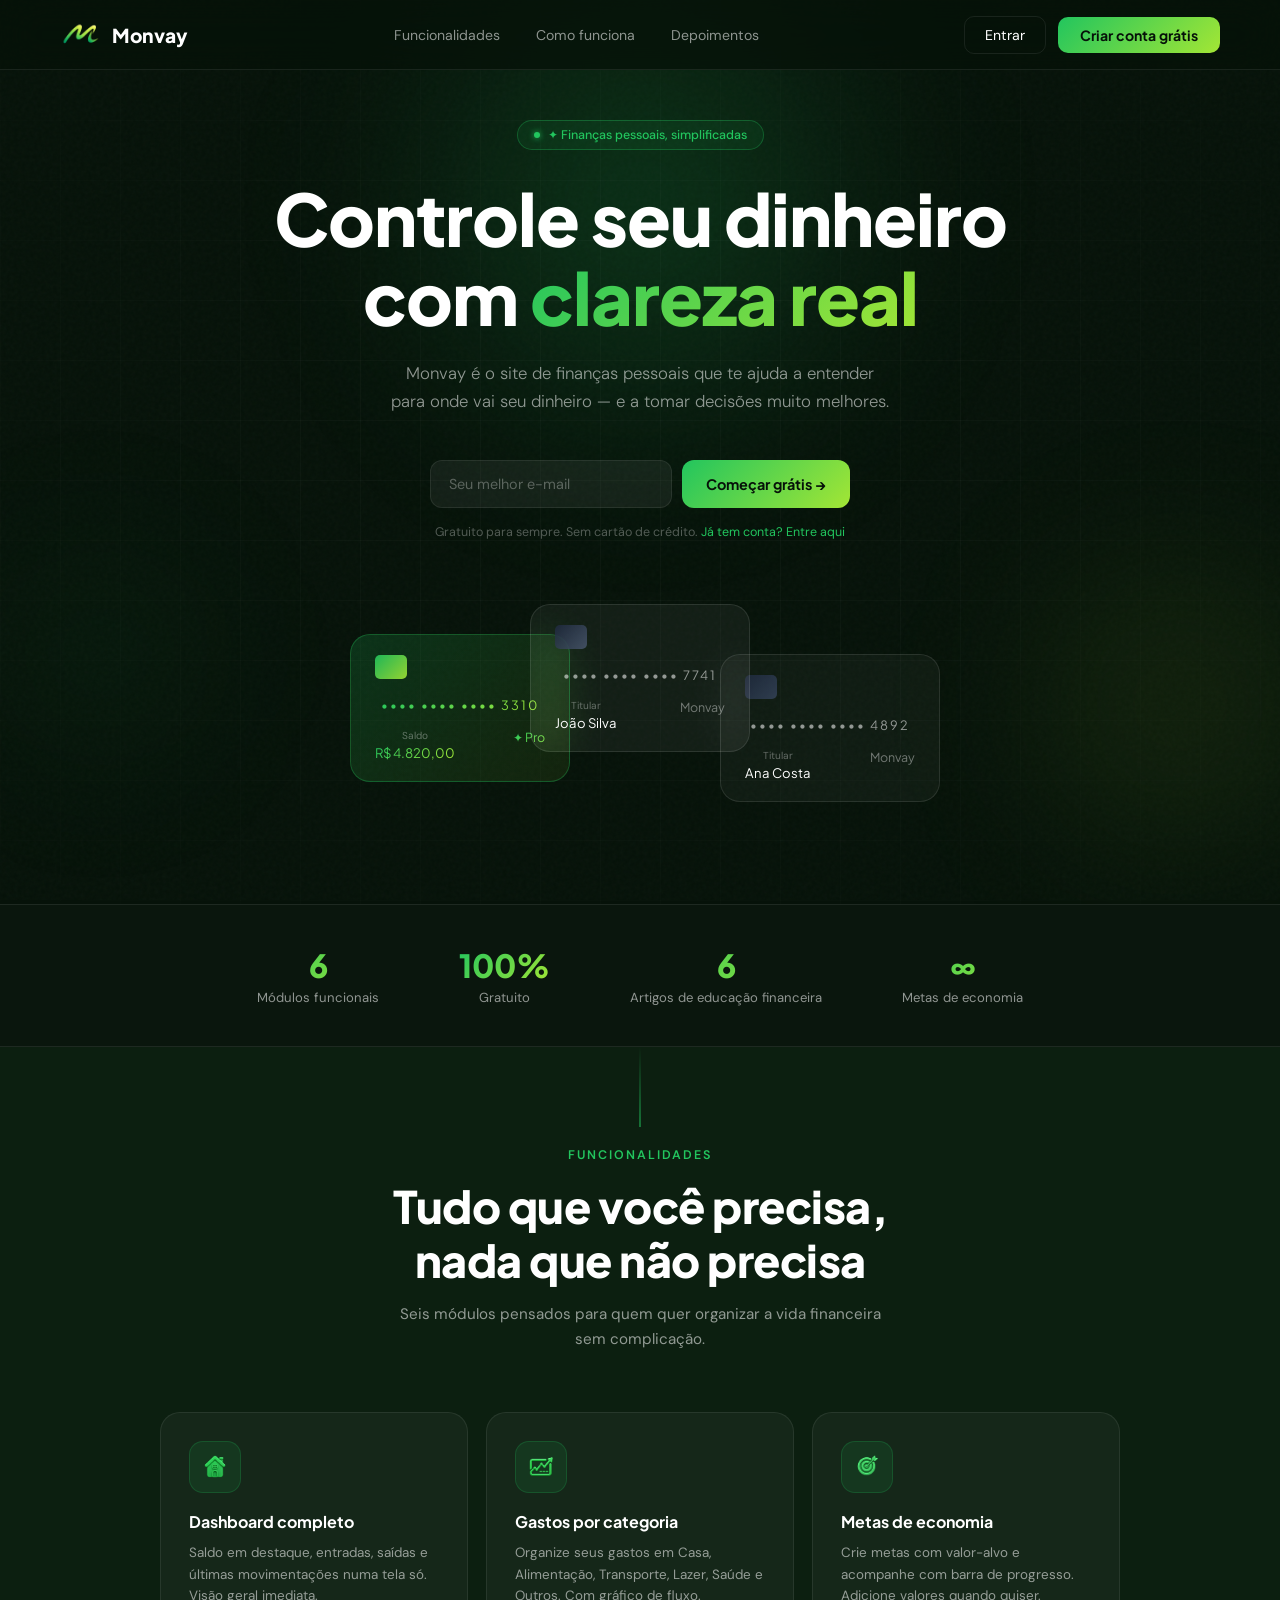
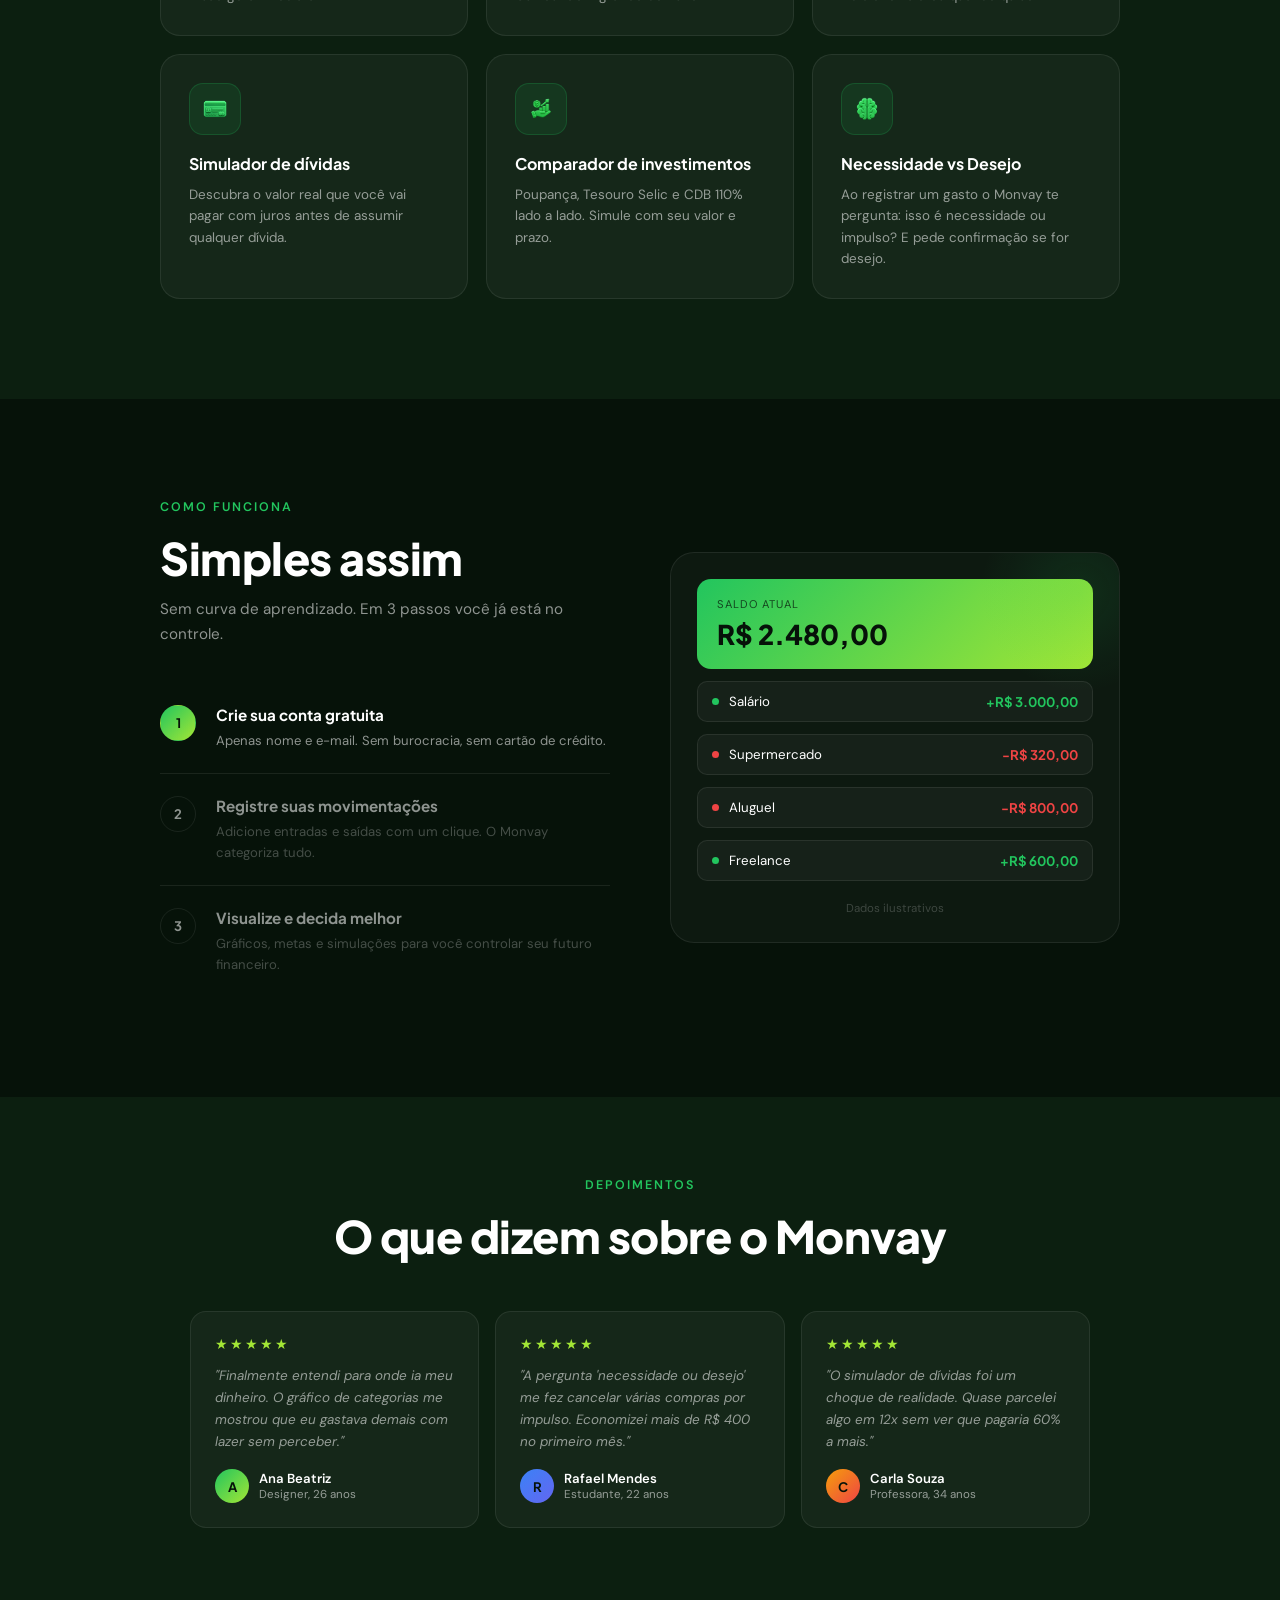
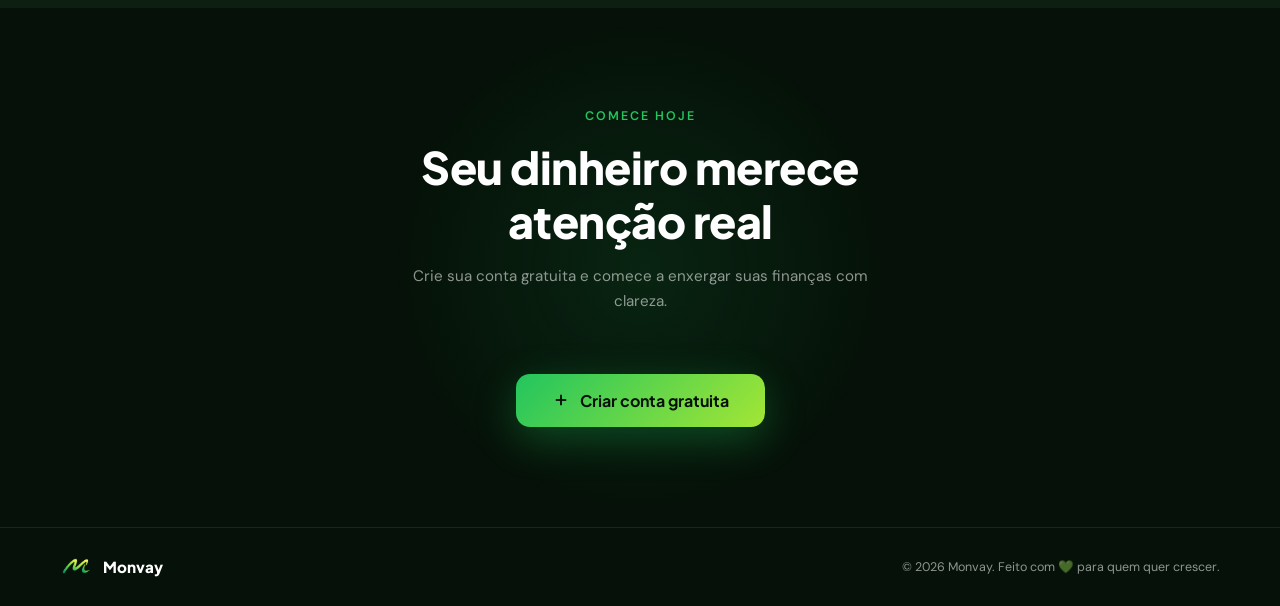
<file: landing (2).html>
<!DOCTYPE html>
<html lang="pt-BR">
<head>
  <meta charset="UTF-8">
  <meta name="viewport" content="width=device-width, initial-scale=1.0">
  <title>Monvay — Finanças que fazem sentido</title>
  <link rel="icon" type="image/png" sizes="32x32" href="logo.png">
  <link rel="apple-touch-icon" sizes="180x180" href="logo.png">
  <link rel="manifest" href="manifest.json">
  <meta name="theme-color" content="#060D0A">
  <meta name="mobile-web-app-capable" content="yes">
  <meta name="apple-mobile-web-app-capable" content="yes">
  <meta name="apple-mobile-web-app-title" content="Monvay">
  <link rel="apple-touch-icon" href="logo.png">
  <link rel="preconnect" href="https://fonts.googleapis.com">
  <link href="https://fonts.googleapis.com/css2?family=Plus+Jakarta+Sans:wght@400;500;600;700;800&family=DM+Sans:ital,opsz,wght@0,9..40,300;0,9..40,400;0,9..40,500;1,9..40,300&display=swap" rel="stylesheet">
  <style>
    :root {
      --p: #22C55E;
      --p2: #A3E635;
      --grad: linear-gradient(135deg, #22C55E 0%, #A3E635 100%);
      --dark: #061209;
      --dark2: #0C1F10;
      --surface: rgba(255,255,255,0.04);
      --border: rgba(255,255,255,0.08);
      --white: #FFFFFF;
      --muted: rgba(255,255,255,0.55);
      --font-h: 'Plus Jakarta Sans', sans-serif;
      --font-b: 'DM Sans', sans-serif;
    }
    *, *::before, *::after { margin:0; padding:0; box-sizing:border-box; }
    html { scroll-behavior: smooth; }
    body { background: var(--dark); color: var(--white); font-family: var(--font-b); overflow-x: hidden; }
    body::before {
      content: '';
      position: fixed; inset: 0;
      background-image: url("data:image/svg+xml,%3Csvg viewBox='0 0 256 256' xmlns='http://www.w3.org/2000/svg'%3E%3Cfilter id='n'%3E%3CfeTurbulence type='fractalNoise' baseFrequency='0.9' numOctaves='4' stitchTiles='stitch'/%3E%3C/filter%3E%3Crect width='100%25' height='100%25' filter='url(%23n)' opacity='1'/%3E%3C/svg%3E");
      opacity: 0.03; pointer-events: none; z-index: 0;
    }

    /* NAV */
    nav {
      position: fixed; top: 0; left: 0; right: 0; z-index: 100;
      display: flex; align-items: center; justify-content: space-between;
      padding: 0 60px; height: 70px;
      background: rgba(6,18,9,0.75); backdrop-filter: blur(20px);
      border-bottom: 1px solid var(--border);
    }
    .nav-logo {
      display: flex; align-items: center; gap: 10px;
      font-family: var(--font-h); font-weight: 800; font-size: 1.2rem;
      text-decoration: none; color: var(--white);
    }
    .nav-logo-icon {
      height: 28px; width: auto; background: none; border-radius: 0;
      display: flex; align-items: center; justify-content: center;
    }
    .nav-links { display: flex; align-items: center; gap: 36px; list-style: none; }
    .nav-links a { color: var(--muted); text-decoration: none; font-size: 0.88rem; transition: color 0.2s; }
    .nav-links a:hover { color: var(--white); }
    .nav-cta { display: flex; gap: 12px; align-items: center; }
    .btn-ghost {
      padding: 9px 20px; border-radius: 10px; border: 1px solid var(--border);
      background: transparent; color: var(--white); font-family: var(--font-b);
      font-size: 0.88rem; cursor: pointer; transition: all 0.2s; text-decoration: none;
    }
    .btn-ghost:hover { border-color: var(--p); color: var(--p); }
    .btn-solid {
      padding: 9px 22px; border-radius: 10px; border: none; background: var(--grad);
      color: #061209; font-family: var(--font-h); font-weight: 700; font-size: 0.88rem;
      cursor: pointer; transition: opacity 0.2s, transform 0.15s; text-decoration: none;
    }
    .btn-solid:hover { opacity: 0.88; transform: translateY(-1px); }

    /* HERO */
    .hero {
      position: relative; min-height: 100vh;
      display: flex; align-items: center; justify-content: center;
      text-align: center; padding: 120px 24px 80px; overflow: hidden;
    }
    .hero-bg { position: absolute; inset: 0; z-index: 0; }
    .hero-bg-circle { position: absolute; border-radius: 50%; filter: blur(80px); }
    .hero-bg-circle.c1 {
      width: 600px; height: 600px;
      background: radial-gradient(circle, rgba(34,197,94,0.22) 0%, transparent 70%);
      top: -100px; left: 50%; transform: translateX(-50%);
    }
    .hero-bg-circle.c2 {
      width: 400px; height: 400px;
      background: radial-gradient(circle, rgba(163,230,53,0.12) 0%, transparent 70%);
      bottom: 0; right: -100px;
    }
    .hero-bg-circle.c3 {
      width: 300px; height: 300px;
      background: radial-gradient(circle, rgba(34,197,94,0.08) 0%, transparent 70%);
      bottom: 100px; left: -50px;
    }
    .hero-grid {
      position: absolute; inset: 0;
      background-image: linear-gradient(rgba(255,255,255,0.025) 1px, transparent 1px), linear-gradient(90deg, rgba(255,255,255,0.025) 1px, transparent 1px);
      background-size: 60px 60px;
      mask-image: radial-gradient(ellipse 80% 80% at 50% 50%, black 30%, transparent 100%);
    }
    .hero-content { position: relative; z-index: 2; max-width: 780px; }
    .hero-badge {
      display: inline-flex; align-items: center; gap: 8px;
      padding: 6px 16px; border-radius: 99px;
      border: 1px solid rgba(34,197,94,0.3); background: rgba(34,197,94,0.08);
      font-size: 0.78rem; color: var(--p); font-weight: 500; margin-bottom: 28px;
      animation: fadeUp 0.6s ease both;
    }
    .hero-badge::before {
      content: ''; width: 6px; height: 6px; border-radius: 50%;
      background: var(--p); box-shadow: 0 0 6px var(--p);
    }
    .hero-title {
      font-family: var(--font-h); font-size: clamp(2.6rem, 6vw, 4.5rem); font-weight: 800;
      line-height: 1.1; letter-spacing: -1px; margin-bottom: 24px;
      animation: fadeUp 0.6s 0.1s ease both;
    }
    .hero-title .hl { background: var(--grad); -webkit-background-clip: text; -webkit-text-fill-color: transparent; background-clip: text; }
    .hero-sub {
      font-size: 1.05rem; color: var(--muted); line-height: 1.65;
      max-width: 500px; margin: 0 auto 44px; font-weight: 300;
      animation: fadeUp 0.6s 0.2s ease both;
    }
    .hero-form {
      display: flex; gap: 10px; max-width: 420px; margin: 0 auto 16px;
      animation: fadeUp 0.6s 0.3s ease both; width: 100%;
    }
    .hero-form input {
      flex: 1; min-width: 0; background: rgba(255,255,255,0.06); border: 1px solid var(--border);
      border-radius: 12px; padding: 14px 18px; color: var(--white);
      font-family: var(--font-b); font-size: 0.9rem; outline: none; transition: border-color 0.2s;
      box-sizing: border-box;
    }
    .hero-form input:focus { border-color: rgba(34,197,94,0.5); }
    .hero-form input::placeholder { color: rgba(255,255,255,0.3); }
    .hero-form .btn-solid { padding: 14px 24px; font-size: 0.9rem; border-radius: 12px; white-space: nowrap; }
    .hero-note { font-size: 0.78rem; color: rgba(255,255,255,0.3); animation: fadeUp 0.6s 0.4s ease both; }
    .hero-note a { color: var(--p); text-decoration: none; }

    /* Floating Cards */
    .hero-cards {
      display: flex; justify-content: center; align-items: flex-start;
      gap: 0; position: relative; margin-top: 64px; height: 220px;
      animation: fadeUp 0.8s 0.5s ease both;
    }
    .float-card {
      position: absolute; border-radius: 20px; padding: 20px 24px;
      border: 1px solid rgba(255,255,255,0.1);
      backdrop-filter: blur(20px);
    }
    .fc1 { background: rgba(255,255,255,0.05); width: 220px; top: 0; left: 50%; margin-left: -110px; z-index: 3; animation: floatA 6s ease-in-out infinite; }
    .fc2 { background: linear-gradient(135deg,rgba(34,197,94,0.18),rgba(163,230,53,0.08)); border-color: rgba(34,197,94,0.3); width: 220px; top: 30px; left: 50%; margin-left: -290px; z-index: 2; animation: floatB 6s ease-in-out infinite; }
    .fc3 { background: rgba(255,255,255,0.04); width: 220px; top: 50px; left: 50%; margin-left: 80px; z-index: 1; animation: floatC 6s ease-in-out infinite; }
    @keyframes floatA { 0%,100%{transform:rotate(-3deg) translateY(0)} 50%{transform:rotate(-3deg) translateY(-12px)} }
    @keyframes floatB { 0%,100%{transform:rotate(3deg) translateY(0)} 50%{transform:rotate(3deg) translateY(-14px)} }
    @keyframes floatC { 0%,100%{transform:rotate(7deg) translateY(0)} 50%{transform:rotate(7deg) translateY(-8px)} }
    .card-chip { width: 32px; height: 24px; background: var(--grad); border-radius: 5px; margin-bottom: 18px; opacity: 0.9; }
    .card-chip.dark { background: linear-gradient(135deg,#1e293b,#334155); }
    .card-num { font-family: var(--font-h); font-size: 0.8rem; letter-spacing: 2px; color: var(--muted); margin-bottom: 16px; }
    .card-name { font-family: var(--font-h); font-size: 0.82rem; color: var(--white); }
    .card-row { display: flex; justify-content: space-between; font-size: 0.75rem; color: var(--muted); }
    .grad-text { background: var(--grad); -webkit-background-clip: text; -webkit-text-fill-color: transparent; background-clip: text; }

    /* STATS */
    .stats-strip {
      position: relative; z-index: 2;
      border-top: 1px solid var(--border); border-bottom: 1px solid var(--border);
      background: rgba(255,255,255,0.02);
      display: flex; justify-content: center; gap: 80px; padding: 40px 24px; flex-wrap: wrap;
    }
    .stat { text-align: center; }
    .stat-val { font-family: var(--font-h); font-size: 2rem; font-weight: 800; background: var(--grad); -webkit-background-clip: text; -webkit-text-fill-color: transparent; background-clip: text; }
    .stat-label { font-size: 0.82rem; color: var(--muted); margin-top: 4px; }

    /* SECTIONS */
    .section-eyebrow { font-size: 0.78rem; text-transform: uppercase; letter-spacing: 2px; color: var(--p); font-weight: 600; margin-bottom: 16px; }
    .section-title { font-family: var(--font-h); font-size: clamp(1.8rem, 4vw, 2.8rem); font-weight: 800; line-height: 1.2; margin-bottom: 16px; letter-spacing: -0.5px; }
    .section-sub { color: var(--muted); font-size: 0.95rem; max-width: 500px; margin: 0 auto 60px; line-height: 1.65; }

    /* FEATURES */
    .why-section {
      padding: 100px 24px; text-align: center;
      background: var(--dark2); position: relative;
    }
    .why-section::before {
      content: ''; position: absolute; top: 0; left: 50%; transform: translateX(-50%);
      width: 1px; height: 80px; background: linear-gradient(to bottom, transparent, var(--p));
    }
    .features-grid { display: grid; grid-template-columns: repeat(3, 1fr); gap: 18px; max-width: 960px; margin: 0 auto; }
    .feature-card {
      background: var(--surface); border: 1px solid var(--border); border-radius: 20px; padding: 28px;
      text-align: left; transition: border-color 0.2s, transform 0.2s; position: relative; overflow: hidden;
    }
    .feature-card::after {
      content: ''; position: absolute; inset: 0;
      background: radial-gradient(circle at top left, rgba(34,197,94,0.07), transparent 60%);
      opacity: 0; transition: opacity 0.3s;
    }
    .feature-card:hover { border-color: rgba(34,197,94,0.3); transform: translateY(-4px); }
    .feature-card:hover::after { opacity: 1; }
    .feature-icon {
      width: 52px; height: 52px; border-radius: 14px;
      background: rgba(34,197,94,0.1); border: 1px solid rgba(34,197,94,0.2);
      display: flex; align-items: center; justify-content: center; margin-bottom: 18px;
      padding: 10px;
    }
    .feature-icon img {
      width: 100%; height: 100%; object-fit: contain;
    }
    .feature-title { font-family: var(--font-h); font-size: 1rem; font-weight: 700; margin-bottom: 10px; }
    .feature-desc { font-size: 0.84rem; color: var(--muted); line-height: 1.6; }

    /* HOW */
    .how-section { padding: 100px 24px; display: flex; justify-content: center; }
    .how-inner { max-width: 960px; width: 100%; display: grid; grid-template-columns: 1fr 1fr; gap: 60px; align-items: center; }
    .how-steps { display: flex; flex-direction: column; }
    .how-step { display: flex; gap: 20px; padding: 22px 0; border-bottom: 1px solid var(--border); cursor: pointer; }
    .how-step:last-child { border-bottom: none; }
    .step-num {
      width: 36px; height: 36px; border-radius: 50%; border: 1px solid var(--border);
      display: flex; align-items: center; justify-content: center;
      font-family: var(--font-h); font-size: 0.82rem; font-weight: 700;
      color: var(--muted); flex-shrink: 0; transition: all 0.2s;
    }
    .how-step.active .step-num { background: var(--grad); color: #061209; border-color: transparent; }
    .step-text h3 { font-family: var(--font-h); font-size: 0.95rem; font-weight: 700; margin-bottom: 6px; color: var(--muted); transition: color 0.2s; }
    .how-step.active .step-text h3 { color: var(--white); }
    .step-text p { font-size: 0.82rem; color: rgba(255,255,255,0.25); line-height: 1.6; transition: color 0.2s; }
    .how-step.active .step-text p { color: var(--muted); }
    .how-preview {
      background: rgba(255,255,255,0.03); border: 1px solid var(--border); border-radius: 24px;
      padding: 26px; display: flex; flex-direction: column; gap: 12px; position: relative; overflow: hidden;
    }
    .how-preview::before {
      content: ''; position: absolute; top: -60px; right: -60px;
      width: 200px; height: 200px;
      background: radial-gradient(circle, rgba(34,197,94,0.12), transparent 70%);
    }
    .preview-saldo { background: var(--grad); border-radius: 14px; padding: 18px 20px; color: #061209; }
    .preview-saldo-label { font-size: 0.7rem; opacity: 0.7; text-transform: uppercase; letter-spacing: 1px; margin-bottom: 6px; }
    .preview-saldo-val { font-family: var(--font-h); font-size: 1.7rem; font-weight: 800; }
    .preview-item {
      display: flex; align-items: center; justify-content: space-between;
      background: rgba(255,255,255,0.04); border: 1px solid var(--border);
      border-radius: 10px; padding: 11px 14px; font-size: 0.83rem;
    }
    .preview-item-left { display: flex; align-items: center; gap: 10px; }
    .preview-dot { width: 7px; height: 7px; border-radius: 50%; }
    .preview-dot.g { background: var(--p); }
    .preview-dot.r { background: #EF4444; }
    .pv-pos { color: var(--p); font-family: var(--font-h); font-weight: 700; }
    .pv-neg { color: #EF4444; font-family: var(--font-h); font-weight: 700; }

    /* TESTIM */
    .testim-section { padding: 80px 24px; background: var(--dark2); text-align: center; }
    .testim-grid { display: grid; grid-template-columns: repeat(3, 1fr); gap: 16px; max-width: 900px; margin: 48px auto 0; }
    .testim-card { background: var(--surface); border: 1px solid var(--border); border-radius: 16px; padding: 24px; text-align: left; }
    .testim-stars { color: var(--p2); font-size: 0.85rem; margin-bottom: 12px; letter-spacing: 2px; }
    .testim-text { font-size: 0.84rem; color: var(--muted); line-height: 1.65; margin-bottom: 16px; font-style: italic; }
    .testim-author { display: flex; align-items: center; gap: 10px; }
    .testim-avatar { width: 34px; height: 34px; border-radius: 50%; display: flex; align-items: center; justify-content: center; font-family: var(--font-h); font-weight: 700; font-size: 0.82rem; color: #061209; }
    .testim-name { font-size: 0.82rem; font-weight: 600; }
    .testim-role { font-size: 0.72rem; color: var(--muted); }

    /* CTA */
    .cta-section { padding: 100px 24px; text-align: center; position: relative; overflow: hidden; }
    .cta-glow { position: absolute; width: 500px; height: 500px; background: radial-gradient(circle, rgba(34,197,94,0.1), transparent 70%); top: 50%; left: 50%; transform: translate(-50%,-50%); pointer-events: none; }
    .cta-btn {
      position: relative; z-index: 1; display: inline-flex; align-items: center; gap: 10px;
      background: var(--grad); color: #061209; font-family: var(--font-h); font-weight: 700;
      font-size: 1rem; padding: 16px 36px; border-radius: 14px; border: none; cursor: pointer;
      transition: all 0.2s; text-decoration: none; box-shadow: 0 12px 40px rgba(34,197,94,0.3);
    }
    .cta-btn:hover { transform: translateY(-2px); box-shadow: 0 16px 48px rgba(34,197,94,0.42); }
    .cta-btn svg { width: 18px; height: 18px; }

    /* FOOTER */
    footer { border-top: 1px solid var(--border); padding: 28px 60px; display: flex; align-items: center; justify-content: space-between; }
    .footer-copy { font-size: 0.78rem; color: var(--muted); }

    /* AUTH MODAL */
    .auth-overlay {
      position: fixed; inset: 0; background: rgba(0,0,0,0.8);
      backdrop-filter: blur(12px); z-index: 200;
      display: flex; align-items: center; justify-content: center;
      opacity: 0; pointer-events: none; transition: opacity 0.3s;
    }
    .auth-overlay.open { opacity: 1; pointer-events: all; }
    .auth-box {
      background: #0d1f11; border: 1px solid rgba(34,197,94,0.2);
      border-radius: 24px; padding: 44px 40px; width: 100%; max-width: 420px;
      position: relative; animation: scaleIn 0.3s ease both;
    }
    @keyframes scaleIn { from{opacity:0;transform:scale(.93)} to{opacity:1;transform:scale(1)} }
    .auth-close {
      position: absolute; top: 16px; right: 16px;
      background: rgba(255,255,255,0.06); border: 1px solid var(--border);
      color: var(--muted); width: 30px; height: 30px; border-radius: 50%;
      display: flex; align-items: center; justify-content: center;
      cursor: pointer; font-size: 0.8rem; transition: all 0.2s;
    }
    .auth-close:hover { color: var(--white); background: rgba(255,255,255,0.1); }
    .auth-logo { display: flex; align-items: center; gap: 10px; font-family: var(--font-h); font-weight: 800; font-size: 1.1rem; margin-bottom: 20px; }
    .auth-logo-icon { width: 38px; height: 38px; background: none; border-radius: 0; display: flex; align-items: center; justify-content: center; }
    .auth-title { font-family: var(--font-h); font-size: 1.35rem; font-weight: 800; margin-bottom: 6px; }
    .auth-sub { font-size: 0.84rem; color: var(--muted); margin-bottom: 26px; }
    .auth-tab-row { display: flex; background: rgba(255,255,255,0.04); border-radius: 10px; padding: 4px; margin-bottom: 24px; }
    .auth-tab { flex: 1; padding: 9px; border-radius: 8px; border: none; background: transparent; color: var(--muted); font-family: var(--font-b); font-size: 0.88rem; cursor: pointer; transition: all 0.2s; }
    .auth-tab.active { background: var(--grad); color: #061209; font-weight: 600; }
    .auth-field { margin-bottom: 12px; }
    .auth-field label { display: block; font-size: 0.76rem; color: var(--muted); margin-bottom: 5px; }
    .auth-field input {
      width: 100%; background: rgba(255,255,255,0.04); border: 1px solid var(--border);
      border-radius: 10px; padding: 12px 14px; color: var(--white);
      font-family: var(--font-b); font-size: 0.9rem; outline: none; transition: border-color 0.2s;
    }
    .auth-field input:focus { border-color: rgba(34,197,94,0.5); }
    .auth-field input::placeholder { color: rgba(255,255,255,0.2); }
    .auth-submit {
      width: 100%; padding: 14px; background: var(--grad); color: #061209;
      border: none; border-radius: 12px; font-family: var(--font-h); font-weight: 700;
      font-size: 0.95rem; cursor: pointer; margin-top: 8px; transition: opacity 0.2s, transform 0.15s;
    }
    .auth-submit:hover { opacity: 0.88; transform: translateY(-1px); }
    .auth-error { font-size: 0.8rem; color: #EF4444; margin-top: 10px; text-align: center; display: none; }
    .auth-success-area { text-align: center; padding: 10px 0; }
    .success-check { width: 60px; height: 60px; border-radius: 50%; background: var(--grad); display: flex; align-items: center; justify-content: center; font-size: 1.5rem; margin: 0 auto 16px; }
    .auth-success-area h3 { font-family: var(--font-h); font-size: 1.1rem; margin-bottom: 8px; }
    .auth-success-area p { font-size: 0.84rem; color: var(--muted); margin-bottom: 20px; }

    /* UTILS */
    @keyframes fadeUp { from{opacity:0;transform:translateY(20px)} to{opacity:1;transform:translateY(0)} }

    /* RESPONSIVE */
    /* ─── TABLET (≤900px) ─────────────────────────────── */
    @media(max-width:900px){
      nav { padding: 0 20px; }
      .nav-links { display: none; }
      .features-grid { grid-template-columns: 1fr 1fr; }
      .how-inner { grid-template-columns: 1fr; }
      .how-preview { display: none; }
      .testim-grid { grid-template-columns: 1fr 1fr; }
      footer { flex-direction: column; gap: 12px; text-align: center; padding: 24px; }
    }

    /* ─── MOBILE (≤600px) ─────────────────────────────── */
    @media(max-width:600px){
      body { overflow-x: hidden; }

      /* ── Nav ── */
      nav {
        padding: 0 16px;
        height: 58px;
      }
      .nav-cta { gap: 8px; }
      .btn-ghost {
        padding: 8px 14px;
        font-size: 0.82rem;
      }
      .btn-solid {
        padding: 8px 14px;
        font-size: 0.82rem;
        white-space: nowrap;
      }

      /* ── Hero ── */
      .hero {
        padding: 80px 20px 48px;
        min-height: 100svh;
        align-items: center;
        justify-content: flex-start;
        text-align: left;
      }
      .hero-content {
        width: 100%;
        max-width: 100%;
      }
      .hero-bg-circle.c1 {
        width: 280px; height: 280px;
        opacity: 0.6;
        top: -60px;
      }
      .hero-bg-circle.c2,
      .hero-bg-circle.c3 { display: none; }
      .hero-grid {
        background-size: 40px 40px;
        opacity: 0.5;
      }
      .hero-badge {
        font-size: 0.72rem;
        padding: 5px 12px;
        margin-bottom: 18px;
      }
      .hero-title {
        font-size: clamp(1.9rem, 8.5vw, 2.4rem);
        letter-spacing: -0.5px;
        margin-bottom: 14px;
        line-height: 1.12;
      }
      .hero-sub {
        font-size: 0.88rem;
        margin-bottom: 24px;
        max-width: 100%;
        text-align: left;
      }

      /* Form: input acima, botão abaixo — largura total */
      .hero-form {
        flex-direction: column;
        gap: 10px;
        max-width: 100%;
        width: 100%;
        margin-left: 0;
        margin-right: 0;
        margin-bottom: 12px;
      }
      .hero-form input {
        width: 100%;
        min-width: 0;
        padding: 14px 16px;
        border-radius: 12px;
        font-size: 1rem; /* evita zoom iOS */
        background: rgba(255,255,255,0.07);
        border: 1px solid rgba(255,255,255,0.12);
        box-sizing: border-box;
      }
      .hero-form .btn-solid {
        width: 100%;
        padding: 15px 20px;
        border-radius: 12px;
        font-size: 1rem;
        text-align: center;
        box-shadow: 0 8px 28px rgba(34,197,94,0.28);
        box-sizing: border-box;
      }
      .hero-note {
        font-size: 0.75rem;
        text-align: left;
      }

      /* Cards flutuantes — mobile: fan de 3 cartas, centrado */
      .hero-cards {
        position: relative;
        width: 100%;
        height: 145px;
        margin-top: 28px;
        overflow: visible;
      }

      /* Reset completo de TODOS os estilos desktop dos cards */
      .float-card,
      .fc1, .fc2, .fc3 {
        position: absolute;
        width: 148px !important;
        padding: 10px 12px;
        border-radius: 13px;
        /* centraliza todos no mesmo ponto */
        top: 10px !important;
        left: calc(50% - 74px) !important;
        margin-left: 0 !important;
        animation: none;
      }

      /* fc3 — fundo, esquerda, mais inclinado */
      .fc3 {
        display: block !important;
        z-index: 1 !important;
        opacity: 0.5;
        transform: rotate(-12deg) translateX(-44px) translateY(8px) !important;
        animation: mfc3 9s ease-in-out infinite !important;
      }
      /* fc1 — meio, direita */
      .fc1 {
        z-index: 2 !important;
        opacity: 0.78;
        transform: rotate(8deg) translateX(44px) translateY(2px) !important;
        animation: mfc1 8s ease-in-out infinite !important;
      }
      /* fc2 — frente, centro */
      .fc2 {
        z-index: 3 !important;
        opacity: 1;
        transform: rotate(-2deg) translateY(0px) !important;
        animation: mfc2 7s ease-in-out infinite !important;
      }

      @keyframes mfc1 {
        0%,100% { transform: rotate(8deg)  translateX(44px)  translateY(2px);  }
        50%      { transform: rotate(8deg)  translateX(44px)  translateY(-7px); }
      }
      @keyframes mfc2 {
        0%,100% { transform: rotate(-2deg) translateY(0px);  }
        50%      { transform: rotate(-2deg) translateY(-10px);}
      }
      @keyframes mfc3 {
        0%,100% { transform: rotate(-12deg) translateX(-44px) translateY(8px); }
        50%      { transform: rotate(-12deg) translateX(-44px) translateY(0px); }
      }

      /* Conteúdo interno dos cards menor */
      .card-chip { width: 20px; height: 14px; margin-bottom: 7px; border-radius: 3px; }
      .card-num  { font-size: 0.55rem; margin-bottom: 7px; letter-spacing: 1px; }
      .card-name { font-size: 0.62rem; }
      .card-row  { font-size: 0.58rem; }

      /* ── Stats ── */
      .stats-strip {
        display: grid;
        grid-template-columns: 1fr 1fr;
        gap: 0;
        padding: 0;
      }
      .stat {
        padding: 24px 16px;
        border-right: 1px solid var(--border);
        border-bottom: 1px solid var(--border);
      }
      .stat:nth-child(even) { border-right: none; }
      .stat:nth-child(3),
      .stat:nth-child(4) { border-bottom: none; }
      .stat-val { font-size: 1.7rem; }
      .stat-label { font-size: 0.75rem; }

      /* ── Features ── */
      .why-section { padding: 64px 20px; }
      .why-section::before { display: none; }
      .features-grid {
        grid-template-columns: 1fr;
        gap: 12px;
      }
      .feature-card { padding: 22px 20px; }
      .feature-icon { width: 44px; height: 44px; margin-bottom: 14px; }
      .feature-title { font-size: 0.95rem; }
      .feature-desc { font-size: 0.83rem; }

      /* ── How ── */
      .how-section { padding: 64px 20px; }
      .how-step { gap: 16px; padding: 18px 0; }
      .step-num { width: 32px; height: 32px; font-size: 0.78rem; flex-shrink: 0; }
      .step-text h3 { font-size: 0.9rem; }
      .step-text p { font-size: 0.8rem; }

      /* ── Section headers ── */
      .section-title {
        font-size: clamp(1.55rem, 6.5vw, 2rem);
        letter-spacing: -0.3px;
      }
      .section-sub {
        font-size: 0.88rem;
        max-width: 100%;
        margin-bottom: 36px;
      }
      .section-eyebrow { font-size: 0.72rem; }

      /* ── Testimonials ── */
      .testim-section { padding: 64px 20px; }
      .testim-grid {
        grid-template-columns: 1fr;
        gap: 12px;
        margin-top: 36px;
      }
      .testim-card { padding: 20px; }
      .testim-text { font-size: 0.83rem; }

      /* ── CTA section ── */
      .cta-section { padding: 72px 20px; }
      .cta-btn {
        width: 100%;
        max-width: 340px;
        justify-content: center;
        font-size: 1rem;
        padding: 16px 28px;
        border-radius: 14px;
        box-shadow: 0 10px 36px rgba(34,197,94,0.32);
      }
      .cta-glow {
        width: 280px;
        height: 280px;
      }

      /* ── Auth modal — bottom sheet ── */
      .auth-overlay { align-items: flex-end; }
      .auth-box {
        margin: 0;
        padding: 32px 20px calc(32px + env(safe-area-inset-bottom));
        border-radius: 24px 24px 0 0;
        max-width: 100%;
        width: 100%;
        max-height: 92svh;
        overflow-y: auto;
      }
      .auth-title { font-size: 1.15rem; }
      .auth-sub { font-size: 0.82rem; }
      .auth-submit { font-size: 0.95rem; padding: 14px; }
      /* Evita zoom automático no iOS */
      .auth-field input,
      .hero-form input { font-size: 1rem; }
    }

    /* ─── MOBILE PEQUENO (≤390px) ────────────────────────── */
    @media(max-width:390px){
      .hero-title { font-size: 1.85rem; }
      .hero-sub { font-size: 0.85rem; }
      /* Esconde "Entrar" no nav — só mostra "Criar conta" */
      .btn-ghost { display: none; }
      .btn-solid { padding: 9px 18px; }
      .stat-val { font-size: 1.45rem; }
      .cta-btn { font-size: 0.92rem; padding: 14px 20px; }
    }
  </style>
</head>
<body>

<!-- NAV -->
<nav>
  <a href="#" class="nav-logo">
    <img src="logo.png" alt="Monvay" style="height:28px;width:auto;display:block;">
    Monvay
  </a>
  <ul class="nav-links">
    <li><a href="#features">Funcionalidades</a></li>
    <li><a href="#how">Como funciona</a></li>
    <li><a href="#depoimentos">Depoimentos</a></li>
  </ul>
  <div class="nav-cta">
    <button class="btn-ghost" onclick="window.location.href='auth.html'">Entrar</button>
    <button class="btn-solid" onclick="window.location.href='auth.html?modo=cadastro'">Criar conta grátis</button>
  </div>
</nav>

<!-- HERO -->
<section class="hero">
  <div class="hero-bg">
    <div class="hero-bg-circle c1"></div>
    <div class="hero-bg-circle c2"></div>
    <div class="hero-bg-circle c3"></div>
  </div>
  <div class="hero-grid"></div>

  <div class="hero-content">
    <div class="hero-badge">✦ Finanças pessoais, simplificadas</div>
    <h1 class="hero-title">
      Controle seu dinheiro<br>com <span class="hl">clareza real</span>
    </h1>
    <p class="hero-sub">
      Monvay é o site de finanças pessoais que te ajuda a entender para onde vai seu dinheiro — e a tomar decisões muito melhores.
    </p>
    <div class="hero-form">
      <input type="email" id="hero-email" placeholder="Seu melhor e-mail">
      <button class="btn-solid" onclick="window.location.href='auth.html?modo=cadastro'">Começar grátis →</button>
    </div>
    <p class="hero-note">Gratuito para sempre. Sem cartão de crédito. <a href="#" onclick="window.location.href='auth.html';return false;">Já tem conta? Entre aqui</a></p>

    <div class="hero-cards">
      <div class="float-card fc3">
        <div class="card-chip dark"></div>
        <div class="card-num">•••• •••• •••• 4892</div>
        <div class="card-row">
          <div><div style="font-size:.63rem;color:rgba(255,255,255,.35);margin-bottom:2px">Titular</div><div class="card-name">Ana Costa</div></div>
          <div style="font-family:var(--font-h);font-size:.78rem;color:rgba(255,255,255,.4)">Monvay</div>
        </div>
      </div>
      <div class="float-card fc1">
        <div class="card-chip dark" style="background:linear-gradient(135deg,#1e293b,#475569)"></div>
        <div class="card-num">•••• •••• •••• 7741</div>
        <div class="card-row">
          <div><div style="font-size:.63rem;color:rgba(255,255,255,.35);margin-bottom:2px">Titular</div><div class="card-name">João Silva</div></div>
          <div style="font-family:var(--font-h);font-size:.78rem;color:rgba(255,255,255,.4)">Monvay</div>
        </div>
      </div>
      <div class="float-card fc2">
        <div class="card-chip"></div>
        <div class="card-num grad-text">•••• •••• •••• 3310</div>
        <div class="card-row">
          <div><div style="font-size:.63rem;color:rgba(255,255,255,.35);margin-bottom:2px">Saldo</div><div class="card-name grad-text">R$ 4.820,00</div></div>
          <div class="grad-text" style="font-family:var(--font-h);font-size:.78rem">✦ Pro</div>
        </div>
      </div>
    </div>
  </div>
</section>

<!-- STATS -->
<div class="stats-strip">
  <div class="stat"><div class="stat-val">6</div><div class="stat-label">Módulos funcionais</div></div>
  <div class="stat"><div class="stat-val">100%</div><div class="stat-label">Gratuito</div></div>
  <div class="stat"><div class="stat-val">6</div><div class="stat-label">Artigos de educação financeira</div></div>
  <div class="stat"><div class="stat-val">∞</div><div class="stat-label">Metas de economia</div></div>
</div>

<!-- FEATURES -->
<section class="why-section" id="features">
  <div class="section-eyebrow">Funcionalidades</div>
  <h2 class="section-title">Tudo que você precisa,<br>nada que não precisa</h2>
  <p class="section-sub">Seis módulos pensados para quem quer organizar a vida financeira sem complicação.</p>

  <div class="features-grid">
    <div class="feature-card"><div class="feature-icon"><img src="icone-casa-propria.png" alt="Dashboard"></div><div class="feature-title">Dashboard completo</div><div class="feature-desc">Saldo em destaque, entradas, saídas e últimas movimentações numa tela só. Visão geral imediata.</div></div>
    <div class="feature-card"><div class="feature-icon"><img src="icone-grafico-02.png" alt="Gastos"></div><div class="feature-title">Gastos por categoria</div><div class="feature-desc">Organize seus gastos em Casa, Alimentação, Transporte, Lazer, Saúde e Outros. Com gráfico de fluxo.</div></div>
    <div class="feature-card"><div class="feature-icon"><img src="icone-meta.png" alt="Metas"></div><div class="feature-title">Metas de economia</div><div class="feature-desc">Crie metas com valor-alvo e acompanhe com barra de progresso. Adicione valores quando quiser.</div></div>
    <div class="feature-card"><div class="feature-icon"><img src="icone-cartao-01.png" alt="Dívidas"></div><div class="feature-title">Simulador de dívidas</div><div class="feature-desc">Descubra o valor real que você vai pagar com juros antes de assumir qualquer dívida.</div></div>
    <div class="feature-card"><div class="feature-icon"><img src="icone-investimento.png" alt="Investimentos"></div><div class="feature-title">Comparador de investimentos</div><div class="feature-desc">Poupança, Tesouro Selic e CDB 110% lado a lado. Simule com seu valor e prazo.</div></div>
    <div class="feature-card"><div class="feature-icon"><img src="icone-cerebro.png" alt="Necessidade vs Desejo"></div><div class="feature-title">Necessidade vs Desejo</div><div class="feature-desc">Ao registrar um gasto o Monvay te pergunta: isso é necessidade ou impulso? E pede confirmação se for desejo.</div></div>
  </div>
</section>

<!-- HOW IT WORKS -->
<section class="how-section" id="how">
  <div class="how-inner">
    <div>
      <div class="section-eyebrow" style="text-align:left">Como funciona</div>
      <h2 class="section-title" style="text-align:left;margin-bottom:12px">Simples assim</h2>
      <p class="section-sub" style="text-align:left;margin:0 0 36px">Sem curva de aprendizado. Em 3 passos você já está no controle.</p>
      <div class="how-steps">
        <div class="how-step active" onclick="setStep(this)">
          <div class="step-num">1</div>
          <div class="step-text"><h3>Crie sua conta gratuita</h3><p>Apenas nome e e-mail. Sem burocracia, sem cartão de crédito.</p></div>
        </div>
        <div class="how-step" onclick="setStep(this)">
          <div class="step-num">2</div>
          <div class="step-text"><h3>Registre suas movimentações</h3><p>Adicione entradas e saídas com um clique. O Monvay categoriza tudo.</p></div>
        </div>
        <div class="how-step" onclick="setStep(this)">
          <div class="step-num">3</div>
          <div class="step-text"><h3>Visualize e decida melhor</h3><p>Gráficos, metas e simulações para você controlar seu futuro financeiro.</p></div>
        </div>
      </div>
    </div>
    <div class="how-preview">
      <div class="preview-saldo"><div class="preview-saldo-label">Saldo atual</div><div class="preview-saldo-val">R$ 2.480,00</div></div>
      <div class="preview-item"><div class="preview-item-left"><div class="preview-dot g"></div><span>Salário</span></div><span class="pv-pos">+R$ 3.000,00</span></div>
      <div class="preview-item"><div class="preview-item-left"><div class="preview-dot r"></div><span>Supermercado</span></div><span class="pv-neg">-R$ 320,00</span></div>
      <div class="preview-item"><div class="preview-item-left"><div class="preview-dot r"></div><span>Aluguel</span></div><span class="pv-neg">-R$ 800,00</span></div>
      <div class="preview-item"><div class="preview-item-left"><div class="preview-dot g"></div><span>Freelance</span></div><span class="pv-pos">+R$ 600,00</span></div>
      <div style="font-size:.72rem;color:rgba(255,255,255,.2);text-align:center;margin-top:auto;padding-top:8px">Dados ilustrativos</div>
    </div>
  </div>
</section>

<!-- DEPOIMENTOS -->
<section class="testim-section" id="depoimentos">
  <div class="section-eyebrow">Depoimentos</div>
  <h2 class="section-title">O que dizem sobre o Monvay</h2>
  <div class="testim-grid">
    <div class="testim-card">
      <div class="testim-stars">★★★★★</div>
      <p class="testim-text">"Finalmente entendi para onde ia meu dinheiro. O gráfico de categorias me mostrou que eu gastava demais com lazer sem perceber."</p>
      <div class="testim-author">
        <div class="testim-avatar" style="background:linear-gradient(135deg,#22C55E,#A3E635)">A</div>
        <div><div class="testim-name">Ana Beatriz</div><div class="testim-role">Designer, 26 anos</div></div>
      </div>
    </div>
    <div class="testim-card">
      <div class="testim-stars">★★★★★</div>
      <p class="testim-text">"A pergunta 'necessidade ou desejo' me fez cancelar várias compras por impulso. Economizei mais de R$ 400 no primeiro mês."</p>
      <div class="testim-author">
        <div class="testim-avatar" style="background:linear-gradient(135deg,#3B82F6,#6366F1)">R</div>
        <div><div class="testim-name">Rafael Mendes</div><div class="testim-role">Estudante, 22 anos</div></div>
      </div>
    </div>
    <div class="testim-card">
      <div class="testim-stars">★★★★★</div>
      <p class="testim-text">"O simulador de dívidas foi um choque de realidade. Quase parcelei algo em 12x sem ver que pagaria 60% a mais."</p>
      <div class="testim-author">
        <div class="testim-avatar" style="background:linear-gradient(135deg,#F59E0B,#EF4444)">C</div>
        <div><div class="testim-name">Carla Souza</div><div class="testim-role">Professora, 34 anos</div></div>
      </div>
    </div>
  </div>
</section>

<!-- CTA FINAL -->
<section class="cta-section">
  <div class="cta-glow"></div>
  <div class="section-eyebrow" style="position:relative;z-index:1">Comece hoje</div>
  <h2 class="section-title" style="position:relative;z-index:1">Seu dinheiro merece<br>atenção real</h2>
  <p class="section-sub" style="position:relative;z-index:1">Crie sua conta gratuita e comece a enxergar suas finanças com clareza.</p>
  <a href="#" class="cta-btn" onclick="window.location.href='auth.html?modo=cadastro';return false;">
    <svg viewBox="0 0 24 24" fill="none" stroke="currentColor" stroke-width="2.5"><line x1="12" y1="5" x2="12" y2="19"/><line x1="5" y1="12" x2="19" y2="12"/></svg>
    Criar conta gratuita
  </a>
</section>

<!-- FOOTER -->
<footer>
  <div class="nav-logo" style="font-size:.95rem">
    <img src="logo.png" alt="Monvay" style="height:22px;width:auto;display:block;">
    Monvay
  </div>
  <div class="footer-copy">© 2026 Monvay. Feito com 💚 para quem quer crescer.</div>
</footer>

<!-- AUTH MODAL -->
<div class="auth-overlay" id="auth-overlay" onclick="if(event.target===this)closeAuth()">
  <div class="auth-box">
    <button class="auth-close" onclick="closeAuth()">✕</button>

    <div id="auth-form-area">
      <div class="auth-logo">
        <img src="logo.png" alt="Monvay" style="height:26px;width:auto;display:block;">
        Monvay
      </div>
      <h2 class="auth-title" id="auth-title">Criar conta</h2>
      <p class="auth-sub" id="auth-sub">Grátis para sempre. Sem cartão.</p>

      <div class="auth-tab-row">
        <button class="auth-tab active" id="tab-signup" onclick="switchTab('signup')">Criar conta</button>
        <button class="auth-tab" id="tab-login" onclick="switchTab('login')">Entrar</button>
      </div>

      <div id="signup-fields">
        <div class="auth-field">
          <label>Seu nome</label>
          <input type="text" id="auth-name" placeholder="Como podemos te chamar?">
        </div>
      </div>

      <div class="auth-field">
        <label>E-mail</label>
        <input type="email" id="auth-email" placeholder="seu@email.com">
      </div>
      <div class="auth-field">
        <label>Senha</label>
        <div style="position:relative">
          <input type="password" id="auth-password" placeholder="Mínimo 6 caracteres" style="padding-right:44px;width:100%;box-sizing:border-box">
          <button type="button" onclick="toggleSenha()" id="btn-toggle-senha" style="position:absolute;right:12px;top:50%;transform:translateY(-50%);background:none;border:none;cursor:pointer;color:var(--gray);padding:0;display:flex;align-items:center" title="Mostrar senha">
            <svg id="icon-eye-show" viewBox="0 0 24 24" fill="none" stroke="currentColor" stroke-width="2" style="width:18px;height:18px"><path d="M1 12s4-8 11-8 11 8 11 8-4 8-11 8-11-8-11-8z"/><circle cx="12" cy="12" r="3"/></svg>
            <svg id="icon-eye-hide" viewBox="0 0 24 24" fill="none" stroke="currentColor" stroke-width="2" style="width:18px;height:18px;display:none"><path d="M17.94 17.94A10.07 10.07 0 0112 20c-7 0-11-8-11-8a18.45 18.45 0 015.06-5.94M9.9 4.24A9.12 9.12 0 0112 4c7 0 11 8 11 8a18.5 18.5 0 01-2.16 3.19m-6.72-1.07a3 3 0 11-4.24-4.24"/><line x1="1" y1="1" x2="23" y2="23"/></svg>
          </button>
        </div>
      </div>
      <script>
      function toggleSenha() {
        const input = document.getElementById('auth-password');
        const eyeShow = document.getElementById('icon-eye-show');
        const eyeHide = document.getElementById('icon-eye-hide');
        if (input.type === 'password') {
          input.type = 'text';
          eyeShow.style.display = 'none';
          eyeHide.style.display = 'block';
        } else {
          input.type = 'password';
          eyeShow.style.display = 'block';
          eyeHide.style.display = 'none';
        }
      }
      </script>

      <div class="auth-error" id="auth-error"></div>
      <button class="auth-submit" id="auth-submit" onclick="handleAuth()">Criar minha conta →</button>
    </div>

    <div id="auth-success-area" class="auth-success-area" style="display:none">
      <div class="success-check">✓</div>
      <h3 id="success-title">Conta criada!</h3>
      <p id="success-msg">Bem-vindo ao Monvay.</p>
      <button class="auth-submit" onclick="goToDashboard()">Entrar no Dashboard →</button>
    </div>
  </div>
</div>

<script>
  let currentTab = 'signup';

  function openAuth(tab) {
    switchTab(tab);
    document.getElementById('auth-form-area').style.display = 'block';
    document.getElementById('auth-success-area').style.display = 'none';
    document.getElementById('auth-error').style.display = 'none';
    document.getElementById('auth-overlay').classList.add('open');
  }

  function openAuthWithEmail() {
    const email = document.getElementById('hero-email').value;
    openAuth('signup');
    if (email) document.getElementById('auth-email').value = email;
  }

  function closeAuth() {
    document.getElementById('auth-overlay').classList.remove('open');
  }

  function switchTab(tab) {
    currentTab = tab;
    document.getElementById('tab-signup').classList.toggle('active', tab === 'signup');
    document.getElementById('tab-login').classList.toggle('active', tab === 'login');
    document.getElementById('signup-fields').style.display = tab === 'signup' ? 'block' : 'none';
    document.getElementById('auth-title').textContent  = tab === 'signup' ? 'Criar conta' : 'Bem-vindo de volta';
    document.getElementById('auth-sub').textContent    = tab === 'signup' ? 'Grátis para sempre. Sem cartão.' : 'Entre com seu e-mail e senha.';
    document.getElementById('auth-submit').textContent = tab === 'signup' ? 'Criar minha conta →' : 'Entrar →';
    document.getElementById('auth-error').style.display = 'none';
  }

  function handleAuth() {
    const email    = document.getElementById('auth-email').value.trim();
    const password = document.getElementById('auth-password').value;
    const name     = document.getElementById('auth-name').value.trim();
    const errEl    = document.getElementById('auth-error');

    const showErr = (msg) => { errEl.textContent = msg; errEl.style.display = 'block'; };

    if (!email || !password || (currentTab === 'signup' && !name)) { showErr('Preencha todos os campos.'); return; }
    if (!email.includes('@')) { showErr('Digite um e-mail válido.'); return; }
    if (password.length < 6) { showErr('A senha precisa ter pelo menos 6 caracteres.'); return; }

    if (currentTab === 'login') {
      const stored = JSON.parse(localStorage.getItem('monvy_user') || 'null');
      if (!stored || stored.email !== email || stored.password !== password) { showErr('E-mail ou senha incorretos.'); return; }
      localStorage.setItem('monvy_logged', JSON.stringify({ name: stored.name, email }));
      showSuccess('Bem-vindo de volta! 👋', `Olá, ${stored.name}! Redirecionando...`);
    } else {
      localStorage.setItem('monvy_user', JSON.stringify({ name, email, password }));
      localStorage.setItem('monvy_logged', JSON.stringify({ name, email }));
      showSuccess('Conta criada com sucesso! 🎉', `Olá, ${name}! Preparando seu dashboard...`);
    }
  }

  function showSuccess(title, msg) {
    document.getElementById('auth-form-area').style.display = 'none';
    document.getElementById('auth-success-area').style.display = 'block';
    document.getElementById('success-title').textContent = title;
    document.getElementById('success-msg').textContent   = msg;
    setTimeout(goToDashboard, 2200);
  }

  function goToDashboard() { window.location.href = 'index.html'; }

  // Usuário logado é redirecionado apenas ao clicar em Entrar/Criar conta
  // (removido auto-redirect que causava loop)

  function setStep(el) {
    document.querySelectorAll('.how-step').forEach(s => s.classList.remove('active'));
    el.classList.add('active');
  }
</script>
</body>
</html>
</file>
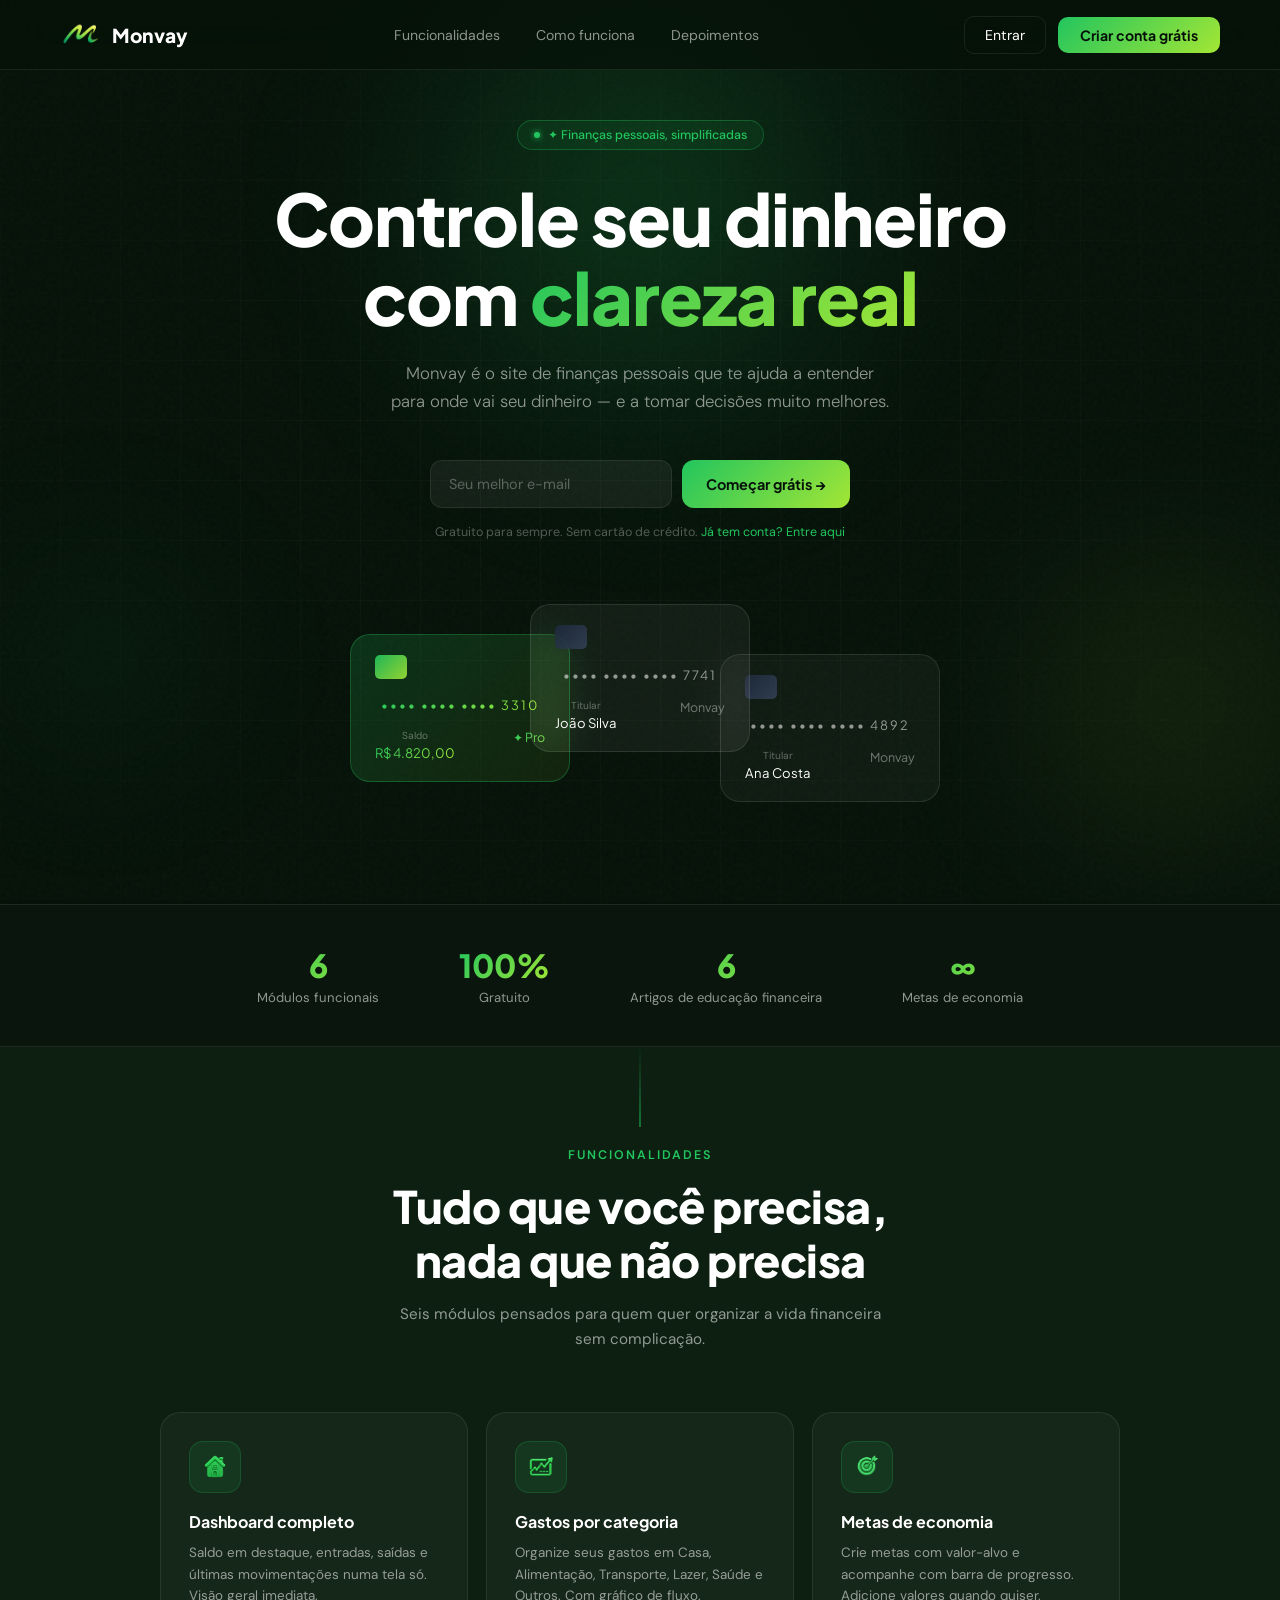
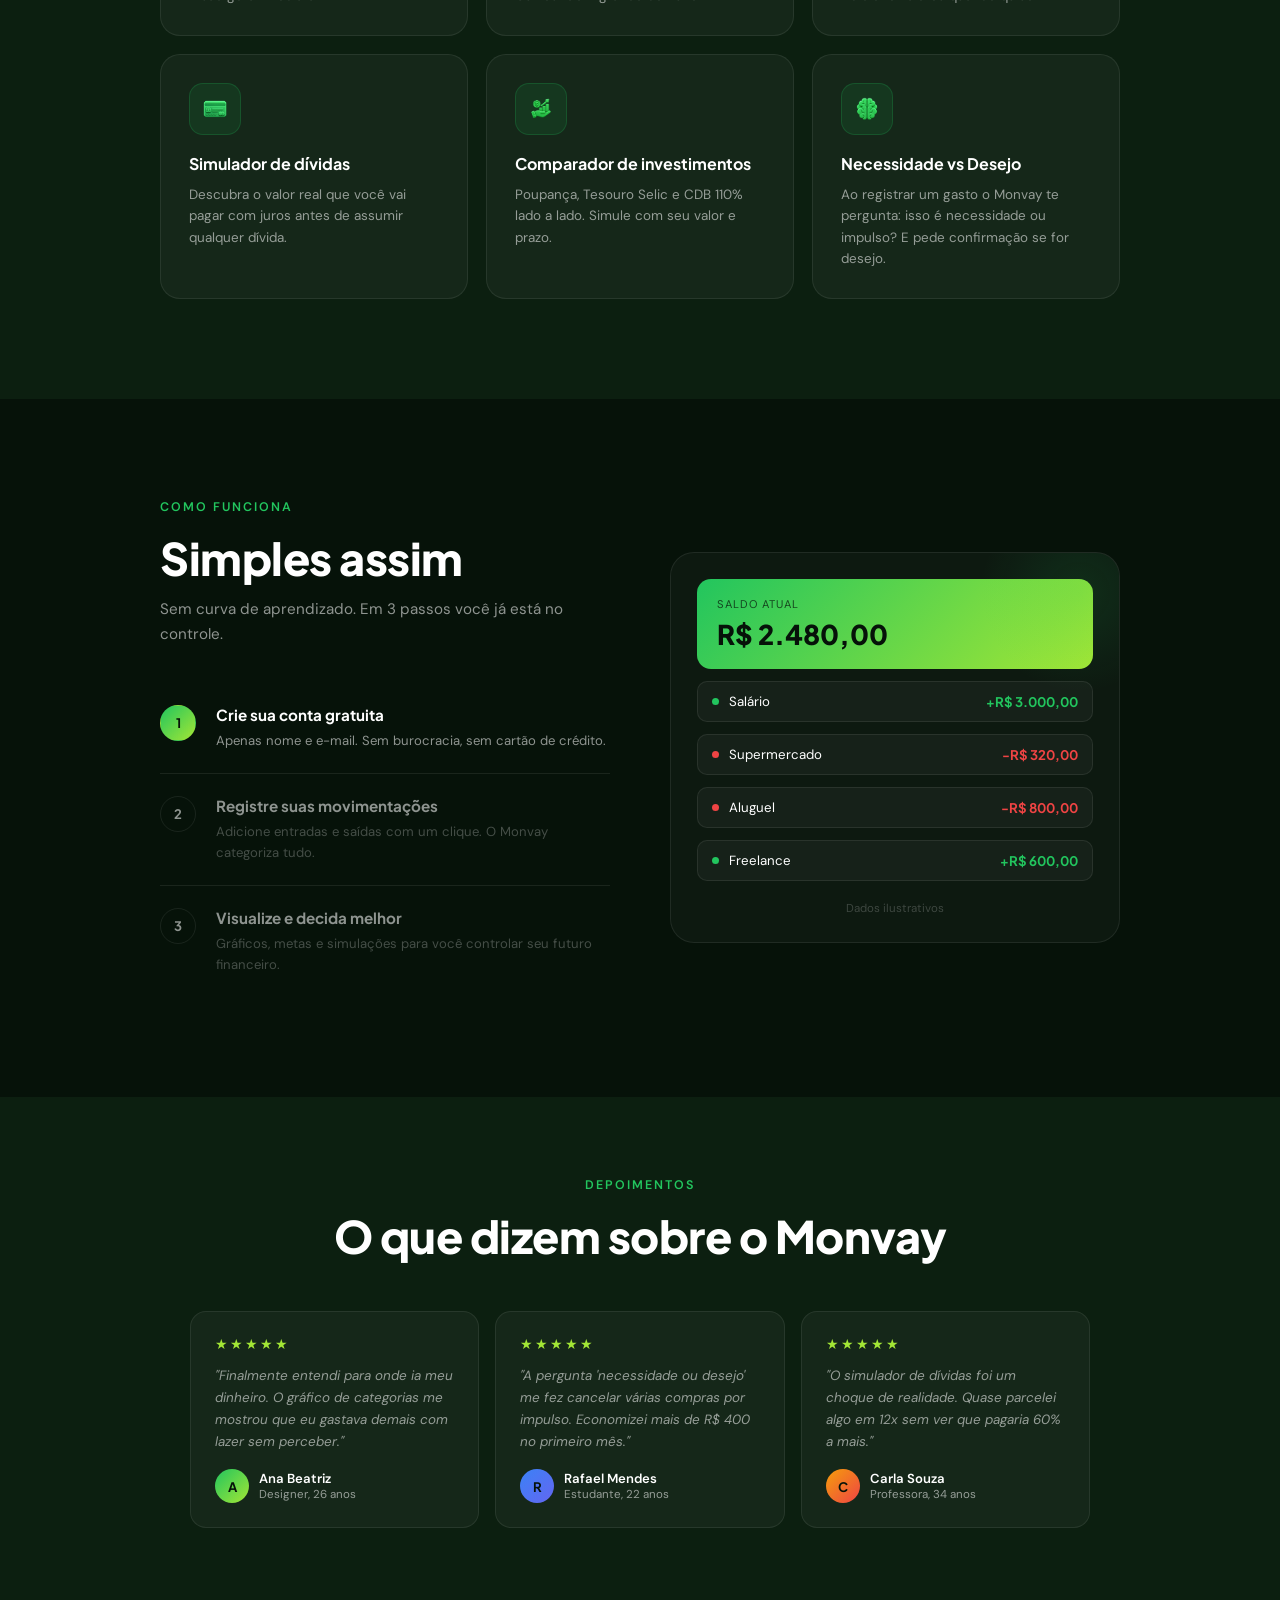
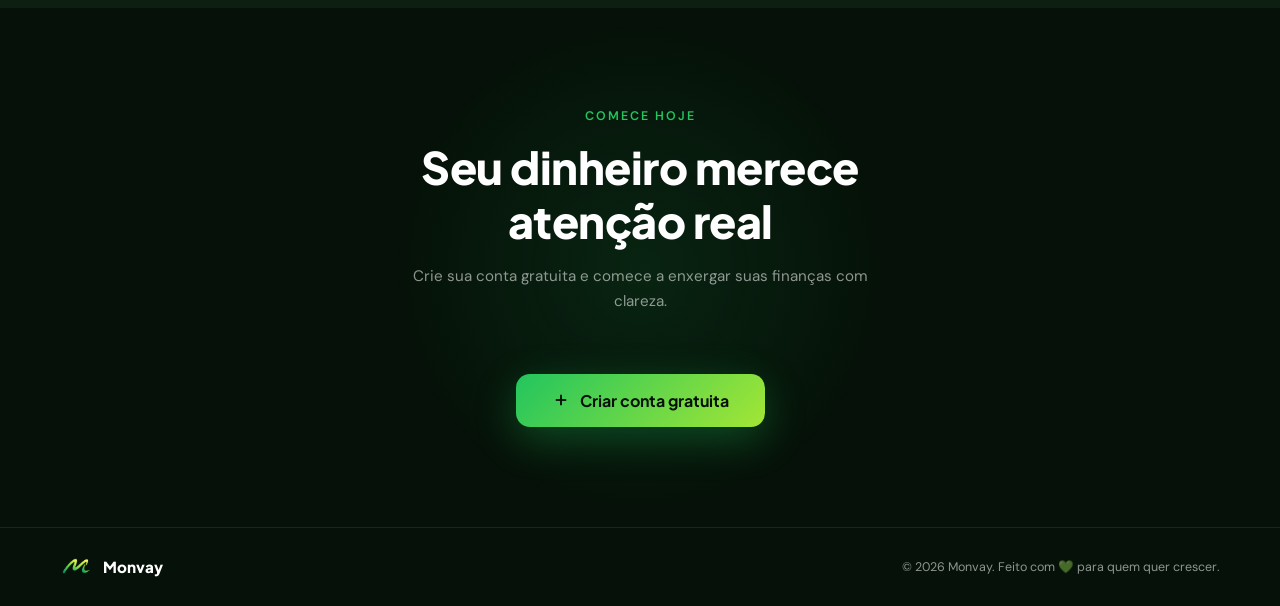
<file: landing (3).html>
<!DOCTYPE html>
<html lang="pt-BR">
<head>
  <meta charset="UTF-8">
  <meta name="viewport" content="width=device-width, initial-scale=1.0">
  <title>Monvay — Finanças que fazem sentido</title>
  <link rel="icon" type="image/png" sizes="32x32" href="logo.png">
  <link rel="apple-touch-icon" sizes="180x180" href="logo.png">
  <link rel="manifest" href="manifest.json">
  <meta name="theme-color" content="#060D0A">
  <meta name="mobile-web-app-capable" content="yes">
  <meta name="apple-mobile-web-app-capable" content="yes">
  <meta name="apple-mobile-web-app-title" content="Monvay">
  <link rel="apple-touch-icon" href="logo.png">
  <link rel="preconnect" href="https://fonts.googleapis.com">
  <link href="https://fonts.googleapis.com/css2?family=Plus+Jakarta+Sans:wght@400;500;600;700;800&family=DM+Sans:ital,opsz,wght@0,9..40,300;0,9..40,400;0,9..40,500;1,9..40,300&display=swap" rel="stylesheet">
  <style>
    :root {
      --p: #22C55E;
      --p2: #A3E635;
      --grad: linear-gradient(135deg, #22C55E 0%, #A3E635 100%);
      --dark: #061209;
      --dark2: #0C1F10;
      --surface: rgba(255,255,255,0.04);
      --border: rgba(255,255,255,0.08);
      --white: #FFFFFF;
      --muted: rgba(255,255,255,0.55);
      --font-h: 'Plus Jakarta Sans', sans-serif;
      --font-b: 'DM Sans', sans-serif;
    }
    *, *::before, *::after { margin:0; padding:0; box-sizing:border-box; }
    html { scroll-behavior: smooth; }
    body { background: var(--dark); color: var(--white); font-family: var(--font-b); overflow-x: hidden; }
    body::before {
      content: '';
      position: fixed; inset: 0;
      background-image: url("data:image/svg+xml,%3Csvg viewBox='0 0 256 256' xmlns='http://www.w3.org/2000/svg'%3E%3Cfilter id='n'%3E%3CfeTurbulence type='fractalNoise' baseFrequency='0.9' numOctaves='4' stitchTiles='stitch'/%3E%3C/filter%3E%3Crect width='100%25' height='100%25' filter='url(%23n)' opacity='1'/%3E%3C/svg%3E");
      opacity: 0.03; pointer-events: none; z-index: 0;
    }

    /* NAV */
    nav {
      position: fixed; top: 0; left: 0; right: 0; z-index: 100;
      display: flex; align-items: center; justify-content: space-between;
      padding: 0 60px; height: 70px;
      background: rgba(6,18,9,0.75); backdrop-filter: blur(20px);
      border-bottom: 1px solid var(--border);
    }
    .nav-logo {
      display: flex; align-items: center; gap: 10px;
      font-family: var(--font-h); font-weight: 800; font-size: 1.2rem;
      text-decoration: none; color: var(--white);
    }
    .nav-logo-icon {
      height: 28px; width: auto; background: none; border-radius: 0;
      display: flex; align-items: center; justify-content: center;
    }
    .nav-links { display: flex; align-items: center; gap: 36px; list-style: none; }
    .nav-links a { color: var(--muted); text-decoration: none; font-size: 0.88rem; transition: color 0.2s; }
    .nav-links a:hover { color: var(--white); }
    .nav-cta { display: flex; gap: 12px; align-items: center; }
    .btn-ghost {
      padding: 9px 20px; border-radius: 10px; border: 1px solid var(--border);
      background: transparent; color: var(--white); font-family: var(--font-b);
      font-size: 0.88rem; cursor: pointer; transition: all 0.2s; text-decoration: none;
    }
    .btn-ghost:hover { border-color: var(--p); color: var(--p); }
    .btn-solid {
      padding: 9px 22px; border-radius: 10px; border: none; background: var(--grad);
      color: #061209; font-family: var(--font-h); font-weight: 700; font-size: 0.88rem;
      cursor: pointer; transition: opacity 0.2s, transform 0.15s; text-decoration: none;
    }
    .btn-solid:hover { opacity: 0.88; transform: translateY(-1px); }

    /* HERO */
    .hero {
      position: relative; min-height: 100vh;
      display: flex; align-items: center; justify-content: center;
      text-align: center; padding: 120px 24px 80px; overflow: hidden;
    }
    .hero-bg { position: absolute; inset: 0; z-index: 0; }
    .hero-bg-circle { position: absolute; border-radius: 50%; filter: blur(80px); }
    .hero-bg-circle.c1 {
      width: 600px; height: 600px;
      background: radial-gradient(circle, rgba(34,197,94,0.22) 0%, transparent 70%);
      top: -100px; left: 50%; transform: translateX(-50%);
    }
    .hero-bg-circle.c2 {
      width: 400px; height: 400px;
      background: radial-gradient(circle, rgba(163,230,53,0.12) 0%, transparent 70%);
      bottom: 0; right: -100px;
    }
    .hero-bg-circle.c3 {
      width: 300px; height: 300px;
      background: radial-gradient(circle, rgba(34,197,94,0.08) 0%, transparent 70%);
      bottom: 100px; left: -50px;
    }
    .hero-grid {
      position: absolute; inset: 0;
      background-image: linear-gradient(rgba(255,255,255,0.025) 1px, transparent 1px), linear-gradient(90deg, rgba(255,255,255,0.025) 1px, transparent 1px);
      background-size: 60px 60px;
      mask-image: radial-gradient(ellipse 80% 80% at 50% 50%, black 30%, transparent 100%);
    }
    .hero-content { position: relative; z-index: 2; max-width: 780px; }
    .hero-badge {
      display: inline-flex; align-items: center; gap: 8px;
      padding: 6px 16px; border-radius: 99px;
      border: 1px solid rgba(34,197,94,0.3); background: rgba(34,197,94,0.08);
      font-size: 0.78rem; color: var(--p); font-weight: 500; margin-bottom: 28px;
      animation: fadeUp 0.6s ease both;
    }
    .hero-badge::before {
      content: ''; width: 6px; height: 6px; border-radius: 50%;
      background: var(--p); box-shadow: 0 0 6px var(--p);
    }
    .hero-title {
      font-family: var(--font-h); font-size: clamp(2.6rem, 6vw, 4.5rem); font-weight: 800;
      line-height: 1.1; letter-spacing: -1px; margin-bottom: 24px;
      animation: fadeUp 0.6s 0.1s ease both;
    }
    .hero-title .hl { background: var(--grad); -webkit-background-clip: text; -webkit-text-fill-color: transparent; background-clip: text; }
    .hero-sub {
      font-size: 1.05rem; color: var(--muted); line-height: 1.65;
      max-width: 500px; margin: 0 auto 44px; font-weight: 300;
      animation: fadeUp 0.6s 0.2s ease both;
    }
    .hero-form {
      display: flex; gap: 10px; max-width: 420px; margin: 0 auto 16px;
      animation: fadeUp 0.6s 0.3s ease both; width: 100%;
    }
    .hero-form input {
      flex: 1; min-width: 0; background: rgba(255,255,255,0.06); border: 1px solid var(--border);
      border-radius: 12px; padding: 14px 18px; color: var(--white);
      font-family: var(--font-b); font-size: 0.9rem; outline: none; transition: border-color 0.2s;
      box-sizing: border-box;
    }
    .hero-form input:focus { border-color: rgba(34,197,94,0.5); }
    .hero-form input::placeholder { color: rgba(255,255,255,0.3); }
    .hero-form .btn-solid { padding: 14px 24px; font-size: 0.9rem; border-radius: 12px; white-space: nowrap; }
    .hero-note { font-size: 0.78rem; color: rgba(255,255,255,0.3); animation: fadeUp 0.6s 0.4s ease both; }
    .hero-note a { color: var(--p); text-decoration: none; }

    /* Floating Cards */
    .hero-cards {
      display: flex; justify-content: center; align-items: flex-start;
      gap: 0; position: relative; margin-top: 64px; height: 220px;
      animation: fadeUp 0.8s 0.5s ease both;
    }
    .float-card {
      position: absolute; border-radius: 20px; padding: 20px 24px;
      border: 1px solid rgba(255,255,255,0.1);
      backdrop-filter: blur(20px);
    }
    .fc1 { background: rgba(255,255,255,0.05); width: 220px; top: 0; left: 50%; margin-left: -110px; z-index: 3; animation: floatA 6s ease-in-out infinite; }
    .fc2 { background: linear-gradient(135deg,rgba(34,197,94,0.18),rgba(163,230,53,0.08)); border-color: rgba(34,197,94,0.3); width: 220px; top: 30px; left: 50%; margin-left: -290px; z-index: 2; animation: floatB 6s ease-in-out infinite; }
    .fc3 { background: rgba(255,255,255,0.04); width: 220px; top: 50px; left: 50%; margin-left: 80px; z-index: 1; animation: floatC 6s ease-in-out infinite; }
    @keyframes floatA { 0%,100%{transform:rotate(-3deg) translateY(0)} 50%{transform:rotate(-3deg) translateY(-12px)} }
    @keyframes floatB { 0%,100%{transform:rotate(3deg) translateY(0)} 50%{transform:rotate(3deg) translateY(-14px)} }
    @keyframes floatC { 0%,100%{transform:rotate(7deg) translateY(0)} 50%{transform:rotate(7deg) translateY(-8px)} }
    .card-chip { width: 32px; height: 24px; background: var(--grad); border-radius: 5px; margin-bottom: 18px; opacity: 0.9; }
    .card-chip.dark { background: linear-gradient(135deg,#1e293b,#334155); }
    .card-num { font-family: var(--font-h); font-size: 0.8rem; letter-spacing: 2px; color: var(--muted); margin-bottom: 16px; }
    .card-name { font-family: var(--font-h); font-size: 0.82rem; color: var(--white); }
    .card-row { display: flex; justify-content: space-between; font-size: 0.75rem; color: var(--muted); }
    .grad-text { background: var(--grad); -webkit-background-clip: text; -webkit-text-fill-color: transparent; background-clip: text; }

    /* STATS */
    .stats-strip {
      position: relative; z-index: 2;
      border-top: 1px solid var(--border); border-bottom: 1px solid var(--border);
      background: rgba(255,255,255,0.02);
      display: flex; justify-content: center; gap: 80px; padding: 40px 24px; flex-wrap: wrap;
    }
    .stat { text-align: center; }
    .stat-val { font-family: var(--font-h); font-size: 2rem; font-weight: 800; background: var(--grad); -webkit-background-clip: text; -webkit-text-fill-color: transparent; background-clip: text; }
    .stat-label { font-size: 0.82rem; color: var(--muted); margin-top: 4px; }

    /* SECTIONS */
    .section-eyebrow { font-size: 0.78rem; text-transform: uppercase; letter-spacing: 2px; color: var(--p); font-weight: 600; margin-bottom: 16px; }
    .section-title { font-family: var(--font-h); font-size: clamp(1.8rem, 4vw, 2.8rem); font-weight: 800; line-height: 1.2; margin-bottom: 16px; letter-spacing: -0.5px; }
    .section-sub { color: var(--muted); font-size: 0.95rem; max-width: 500px; margin: 0 auto 60px; line-height: 1.65; }

    /* FEATURES */
    .why-section {
      padding: 100px 24px; text-align: center;
      background: var(--dark2); position: relative;
    }
    .why-section::before {
      content: ''; position: absolute; top: 0; left: 50%; transform: translateX(-50%);
      width: 1px; height: 80px; background: linear-gradient(to bottom, transparent, var(--p));
    }
    .features-grid { display: grid; grid-template-columns: repeat(3, 1fr); gap: 18px; max-width: 960px; margin: 0 auto; }
    .feature-card {
      background: var(--surface); border: 1px solid var(--border); border-radius: 20px; padding: 28px;
      text-align: left; transition: border-color 0.2s, transform 0.2s; position: relative; overflow: hidden;
    }
    .feature-card::after {
      content: ''; position: absolute; inset: 0;
      background: radial-gradient(circle at top left, rgba(34,197,94,0.07), transparent 60%);
      opacity: 0; transition: opacity 0.3s;
    }
    .feature-card:hover { border-color: rgba(34,197,94,0.3); transform: translateY(-4px); }
    .feature-card:hover::after { opacity: 1; }
    .feature-icon {
      width: 52px; height: 52px; border-radius: 14px;
      background: rgba(34,197,94,0.1); border: 1px solid rgba(34,197,94,0.2);
      display: flex; align-items: center; justify-content: center; margin-bottom: 18px;
      padding: 10px;
    }
    .feature-icon img {
      width: 100%; height: 100%; object-fit: contain;
    }
    .feature-title { font-family: var(--font-h); font-size: 1rem; font-weight: 700; margin-bottom: 10px; }
    .feature-desc { font-size: 0.84rem; color: var(--muted); line-height: 1.6; }

    /* HOW */
    .how-section { padding: 100px 24px; display: flex; justify-content: center; }
    .how-inner { max-width: 960px; width: 100%; display: grid; grid-template-columns: 1fr 1fr; gap: 60px; align-items: center; }
    .how-steps { display: flex; flex-direction: column; }
    .how-step { display: flex; gap: 20px; padding: 22px 0; border-bottom: 1px solid var(--border); cursor: pointer; }
    .how-step:last-child { border-bottom: none; }
    .step-num {
      width: 36px; height: 36px; border-radius: 50%; border: 1px solid var(--border);
      display: flex; align-items: center; justify-content: center;
      font-family: var(--font-h); font-size: 0.82rem; font-weight: 700;
      color: var(--muted); flex-shrink: 0; transition: all 0.2s;
    }
    .how-step.active .step-num { background: var(--grad); color: #061209; border-color: transparent; }
    .step-text h3 { font-family: var(--font-h); font-size: 0.95rem; font-weight: 700; margin-bottom: 6px; color: var(--muted); transition: color 0.2s; }
    .how-step.active .step-text h3 { color: var(--white); }
    .step-text p { font-size: 0.82rem; color: rgba(255,255,255,0.25); line-height: 1.6; transition: color 0.2s; }
    .how-step.active .step-text p { color: var(--muted); }
    .how-preview {
      background: rgba(255,255,255,0.03); border: 1px solid var(--border); border-radius: 24px;
      padding: 26px; display: flex; flex-direction: column; gap: 12px; position: relative; overflow: hidden;
    }
    .how-preview::before {
      content: ''; position: absolute; top: -60px; right: -60px;
      width: 200px; height: 200px;
      background: radial-gradient(circle, rgba(34,197,94,0.12), transparent 70%);
    }
    .preview-saldo { background: var(--grad); border-radius: 14px; padding: 18px 20px; color: #061209; }
    .preview-saldo-label { font-size: 0.7rem; opacity: 0.7; text-transform: uppercase; letter-spacing: 1px; margin-bottom: 6px; }
    .preview-saldo-val { font-family: var(--font-h); font-size: 1.7rem; font-weight: 800; }
    .preview-item {
      display: flex; align-items: center; justify-content: space-between;
      background: rgba(255,255,255,0.04); border: 1px solid var(--border);
      border-radius: 10px; padding: 11px 14px; font-size: 0.83rem;
    }
    .preview-item-left { display: flex; align-items: center; gap: 10px; }
    .preview-dot { width: 7px; height: 7px; border-radius: 50%; }
    .preview-dot.g { background: var(--p); }
    .preview-dot.r { background: #EF4444; }
    .pv-pos { color: var(--p); font-family: var(--font-h); font-weight: 700; }
    .pv-neg { color: #EF4444; font-family: var(--font-h); font-weight: 700; }

    /* TESTIM */
    .testim-section { padding: 80px 24px; background: var(--dark2); text-align: center; }
    .testim-grid { display: grid; grid-template-columns: repeat(3, 1fr); gap: 16px; max-width: 900px; margin: 48px auto 0; }
    .testim-card { background: var(--surface); border: 1px solid var(--border); border-radius: 16px; padding: 24px; text-align: left; }
    .testim-stars { color: var(--p2); font-size: 0.85rem; margin-bottom: 12px; letter-spacing: 2px; }
    .testim-text { font-size: 0.84rem; color: var(--muted); line-height: 1.65; margin-bottom: 16px; font-style: italic; }
    .testim-author { display: flex; align-items: center; gap: 10px; }
    .testim-avatar { width: 34px; height: 34px; border-radius: 50%; display: flex; align-items: center; justify-content: center; font-family: var(--font-h); font-weight: 700; font-size: 0.82rem; color: #061209; }
    .testim-name { font-size: 0.82rem; font-weight: 600; }
    .testim-role { font-size: 0.72rem; color: var(--muted); }

    /* CTA */
    .cta-section { padding: 100px 24px; text-align: center; position: relative; overflow: hidden; }
    .cta-glow { position: absolute; width: 500px; height: 500px; background: radial-gradient(circle, rgba(34,197,94,0.1), transparent 70%); top: 50%; left: 50%; transform: translate(-50%,-50%); pointer-events: none; }
    .cta-btn {
      position: relative; z-index: 1; display: inline-flex; align-items: center; gap: 10px;
      background: var(--grad); color: #061209; font-family: var(--font-h); font-weight: 700;
      font-size: 1rem; padding: 16px 36px; border-radius: 14px; border: none; cursor: pointer;
      transition: all 0.2s; text-decoration: none; box-shadow: 0 12px 40px rgba(34,197,94,0.3);
    }
    .cta-btn:hover { transform: translateY(-2px); box-shadow: 0 16px 48px rgba(34,197,94,0.42); }
    .cta-btn svg { width: 18px; height: 18px; }

    /* FOOTER */
    footer { border-top: 1px solid var(--border); padding: 28px 60px; display: flex; align-items: center; justify-content: space-between; }
    .footer-copy { font-size: 0.78rem; color: var(--muted); }

    /* AUTH MODAL */
    .auth-overlay {
      position: fixed; inset: 0; background: rgba(0,0,0,0.8);
      backdrop-filter: blur(12px); z-index: 200;
      display: flex; align-items: center; justify-content: center;
      opacity: 0; pointer-events: none; transition: opacity 0.3s;
    }
    .auth-overlay.open { opacity: 1; pointer-events: all; }
    .auth-box {
      background: #0d1f11; border: 1px solid rgba(34,197,94,0.2);
      border-radius: 24px; padding: 44px 40px; width: 100%; max-width: 420px;
      position: relative; animation: scaleIn 0.3s ease both;
    }
    @keyframes scaleIn { from{opacity:0;transform:scale(.93)} to{opacity:1;transform:scale(1)} }
    .auth-close {
      position: absolute; top: 16px; right: 16px;
      background: rgba(255,255,255,0.06); border: 1px solid var(--border);
      color: var(--muted); width: 30px; height: 30px; border-radius: 50%;
      display: flex; align-items: center; justify-content: center;
      cursor: pointer; font-size: 0.8rem; transition: all 0.2s;
    }
    .auth-close:hover { color: var(--white); background: rgba(255,255,255,0.1); }
    .auth-logo { display: flex; align-items: center; gap: 10px; font-family: var(--font-h); font-weight: 800; font-size: 1.1rem; margin-bottom: 20px; }
    .auth-logo-icon { width: 38px; height: 38px; background: none; border-radius: 0; display: flex; align-items: center; justify-content: center; }
    .auth-title { font-family: var(--font-h); font-size: 1.35rem; font-weight: 800; margin-bottom: 6px; }
    .auth-sub { font-size: 0.84rem; color: var(--muted); margin-bottom: 26px; }
    .auth-tab-row { display: flex; background: rgba(255,255,255,0.04); border-radius: 10px; padding: 4px; margin-bottom: 24px; }
    .auth-tab { flex: 1; padding: 9px; border-radius: 8px; border: none; background: transparent; color: var(--muted); font-family: var(--font-b); font-size: 0.88rem; cursor: pointer; transition: all 0.2s; }
    .auth-tab.active { background: var(--grad); color: #061209; font-weight: 600; }
    .auth-field { margin-bottom: 12px; }
    .auth-field label { display: block; font-size: 0.76rem; color: var(--muted); margin-bottom: 5px; }
    .auth-field input {
      width: 100%; background: rgba(255,255,255,0.04); border: 1px solid var(--border);
      border-radius: 10px; padding: 12px 14px; color: var(--white);
      font-family: var(--font-b); font-size: 0.9rem; outline: none; transition: border-color 0.2s;
    }
    .auth-field input:focus { border-color: rgba(34,197,94,0.5); }
    .auth-field input::placeholder { color: rgba(255,255,255,0.2); }
    .auth-submit {
      width: 100%; padding: 14px; background: var(--grad); color: #061209;
      border: none; border-radius: 12px; font-family: var(--font-h); font-weight: 700;
      font-size: 0.95rem; cursor: pointer; margin-top: 8px; transition: opacity 0.2s, transform 0.15s;
    }
    .auth-submit:hover { opacity: 0.88; transform: translateY(-1px); }
    .auth-error { font-size: 0.8rem; color: #EF4444; margin-top: 10px; text-align: center; display: none; }
    .auth-success-area { text-align: center; padding: 10px 0; }
    .success-check { width: 60px; height: 60px; border-radius: 50%; background: var(--grad); display: flex; align-items: center; justify-content: center; font-size: 1.5rem; margin: 0 auto 16px; }
    .auth-success-area h3 { font-family: var(--font-h); font-size: 1.1rem; margin-bottom: 8px; }
    .auth-success-area p { font-size: 0.84rem; color: var(--muted); margin-bottom: 20px; }

    /* UTILS */
    @keyframes fadeUp { from{opacity:0;transform:translateY(20px)} to{opacity:1;transform:translateY(0)} }

    /* RESPONSIVE */
    /* ─── TABLET (≤900px) ─────────────────────────────── */
    @media(max-width:900px){
      nav { padding: 0 20px; }
      .nav-links { display: none; }
      .features-grid { grid-template-columns: 1fr 1fr; }
      .how-inner { grid-template-columns: 1fr; }
      .how-preview { display: none; }
      .testim-grid { grid-template-columns: 1fr 1fr; }
      footer { flex-direction: column; gap: 12px; text-align: center; padding: 24px; }
    }

    /* ─── MOBILE (≤600px) ─────────────────────────────── */
    @media(max-width:600px){
      body { overflow-x: hidden; }

      /* ── Nav ── */
      nav {
        padding: 0 16px;
        height: 58px;
      }
      .nav-cta { gap: 8px; }
      .btn-ghost {
        padding: 8px 14px;
        font-size: 0.82rem;
      }
      .btn-solid {
        padding: 8px 14px;
        font-size: 0.82rem;
        white-space: nowrap;
      }

      /* ── Hero ── */
      .hero {
        padding: 80px 20px 48px;
        min-height: 100svh;
        align-items: center;
        justify-content: flex-start;
        text-align: left;
      }
      .hero-content {
        width: 100%;
        max-width: 100%;
      }
      .hero-bg-circle.c1 {
        width: 280px; height: 280px;
        opacity: 0.6;
        top: -60px;
      }
      .hero-bg-circle.c2,
      .hero-bg-circle.c3 { display: none; }
      .hero-grid {
        background-size: 40px 40px;
        opacity: 0.5;
      }
      .hero-badge {
        font-size: 0.72rem;
        padding: 5px 12px;
        margin-bottom: 18px;
      }
      .hero-title {
        font-size: clamp(1.9rem, 8.5vw, 2.4rem);
        letter-spacing: -0.5px;
        margin-bottom: 14px;
        line-height: 1.12;
      }
      .hero-sub {
        font-size: 0.88rem;
        margin-bottom: 24px;
        max-width: 100%;
        text-align: left;
      }

      /* Form: input acima, botão abaixo — largura total */
      .hero-form {
        flex-direction: column;
        gap: 10px;
        max-width: 100%;
        width: 100%;
        margin-left: 0;
        margin-right: 0;
        margin-bottom: 12px;
      }
      .hero-form input {
        width: 100%;
        min-width: 0;
        padding: 14px 16px;
        border-radius: 12px;
        font-size: 1rem; /* evita zoom iOS */
        background: rgba(255,255,255,0.07);
        border: 1px solid rgba(255,255,255,0.12);
        box-sizing: border-box;
      }
      .hero-form .btn-solid {
        width: 100%;
        padding: 15px 20px;
        border-radius: 12px;
        font-size: 1rem;
        text-align: center;
        box-shadow: 0 8px 28px rgba(34,197,94,0.28);
        box-sizing: border-box;
      }
      .hero-note {
        font-size: 0.75rem;
        text-align: left;
      }

      /* Cards flutuantes — mobile: fan de 3 cartas, centrado */
      .hero-cards {
        position: relative;
        width: 100%;
        height: 145px;
        margin-top: 28px;
        overflow: visible;
      }

      /* Reset completo de TODOS os estilos desktop dos cards */
      .float-card,
      .fc1, .fc2, .fc3 {
        position: absolute;
        width: 148px !important;
        padding: 10px 12px;
        border-radius: 13px;
        /* centraliza todos no mesmo ponto */
        top: 10px !important;
        left: calc(50% - 74px) !important;
        margin-left: 0 !important;
        animation: none;
      }

      /* fc3 — fundo, esquerda, mais inclinado */
      .fc3 {
        display: block !important;
        z-index: 1 !important;
        opacity: 0.5;
        transform: rotate(-12deg) translateX(-44px) translateY(8px) !important;
        animation: mfc3 9s ease-in-out infinite !important;
      }
      /* fc1 — meio, direita */
      .fc1 {
        z-index: 2 !important;
        opacity: 0.78;
        transform: rotate(8deg) translateX(44px) translateY(2px) !important;
        animation: mfc1 8s ease-in-out infinite !important;
      }
      /* fc2 — frente, centro */
      .fc2 {
        z-index: 3 !important;
        opacity: 1;
        transform: rotate(-2deg) translateY(0px) !important;
        animation: mfc2 7s ease-in-out infinite !important;
      }

      @keyframes mfc1 {
        0%,100% { transform: rotate(8deg)  translateX(44px)  translateY(2px);  }
        50%      { transform: rotate(8deg)  translateX(44px)  translateY(-7px); }
      }
      @keyframes mfc2 {
        0%,100% { transform: rotate(-2deg) translateY(0px);  }
        50%      { transform: rotate(-2deg) translateY(-10px);}
      }
      @keyframes mfc3 {
        0%,100% { transform: rotate(-12deg) translateX(-44px) translateY(8px); }
        50%      { transform: rotate(-12deg) translateX(-44px) translateY(0px); }
      }

      /* Conteúdo interno dos cards menor */
      .card-chip { width: 20px; height: 14px; margin-bottom: 7px; border-radius: 3px; }
      .card-num  { font-size: 0.55rem; margin-bottom: 7px; letter-spacing: 1px; }
      .card-name { font-size: 0.62rem; }
      .card-row  { font-size: 0.58rem; }

      /* ── Stats ── */
      .stats-strip {
        display: grid;
        grid-template-columns: 1fr 1fr;
        gap: 0;
        padding: 0;
      }
      .stat {
        padding: 24px 16px;
        border-right: 1px solid var(--border);
        border-bottom: 1px solid var(--border);
      }
      .stat:nth-child(even) { border-right: none; }
      .stat:nth-child(3),
      .stat:nth-child(4) { border-bottom: none; }
      .stat-val { font-size: 1.7rem; }
      .stat-label { font-size: 0.75rem; }

      /* ── Features ── */
      .why-section { padding: 64px 20px; }
      .why-section::before { display: none; }
      .features-grid {
        grid-template-columns: 1fr;
        gap: 12px;
      }
      .feature-card { padding: 22px 20px; }
      .feature-icon { width: 44px; height: 44px; margin-bottom: 14px; }
      .feature-title { font-size: 0.95rem; }
      .feature-desc { font-size: 0.83rem; }

      /* ── How ── */
      .how-section { padding: 64px 20px; }
      .how-step { gap: 16px; padding: 18px 0; }
      .step-num { width: 32px; height: 32px; font-size: 0.78rem; flex-shrink: 0; }
      .step-text h3 { font-size: 0.9rem; }
      .step-text p { font-size: 0.8rem; }

      /* ── Section headers ── */
      .section-title {
        font-size: clamp(1.55rem, 6.5vw, 2rem);
        letter-spacing: -0.3px;
      }
      .section-sub {
        font-size: 0.88rem;
        max-width: 100%;
        margin-bottom: 36px;
      }
      .section-eyebrow { font-size: 0.72rem; }

      /* ── Testimonials ── */
      .testim-section { padding: 64px 20px; }
      .testim-grid {
        grid-template-columns: 1fr;
        gap: 12px;
        margin-top: 36px;
      }
      .testim-card { padding: 20px; }
      .testim-text { font-size: 0.83rem; }

      /* ── CTA section ── */
      .cta-section { padding: 72px 20px; }
      .cta-btn {
        width: 100%;
        max-width: 340px;
        justify-content: center;
        font-size: 1rem;
        padding: 16px 28px;
        border-radius: 14px;
        box-shadow: 0 10px 36px rgba(34,197,94,0.32);
      }
      .cta-glow {
        width: 280px;
        height: 280px;
      }

      /* ── Auth modal — bottom sheet ── */
      .auth-overlay { align-items: flex-end; }
      .auth-box {
        margin: 0;
        padding: 32px 20px calc(32px + env(safe-area-inset-bottom));
        border-radius: 24px 24px 0 0;
        max-width: 100%;
        width: 100%;
        max-height: 92svh;
        overflow-y: auto;
      }
      .auth-title { font-size: 1.15rem; }
      .auth-sub { font-size: 0.82rem; }
      .auth-submit { font-size: 0.95rem; padding: 14px; }
      /* Evita zoom automático no iOS */
      .auth-field input,
      .hero-form input { font-size: 1rem; }
    }

    /* ─── MOBILE PEQUENO (≤390px) ────────────────────────── */
    @media(max-width:390px){
      .hero-title { font-size: 1.85rem; }
      .hero-sub { font-size: 0.85rem; }
      /* Esconde "Entrar" no nav — só mostra "Criar conta" */
      .btn-ghost { display: none; }
      .btn-solid { padding: 9px 18px; }
      .stat-val { font-size: 1.45rem; }
      .cta-btn { font-size: 0.92rem; padding: 14px 20px; }
    }
  </style>
</head>
<body>

<!-- NAV -->
<nav>
  <a href="#" class="nav-logo">
    <img src="logo.png" alt="Monvay" style="height:28px;width:auto;display:block;">
    Monvay
  </a>
  <ul class="nav-links">
    <li><a href="#features">Funcionalidades</a></li>
    <li><a href="#how">Como funciona</a></li>
    <li><a href="#depoimentos">Depoimentos</a></li>
  </ul>
  <div class="nav-cta">
    <button class="btn-ghost" onclick="window.location.href='auth.html'">Entrar</button>
    <button class="btn-solid" onclick="window.location.href='auth.html?modo=cadastro'">Criar conta grátis</button>
  </div>
</nav>

<!-- HERO -->
<section class="hero">
  <div class="hero-bg">
    <div class="hero-bg-circle c1"></div>
    <div class="hero-bg-circle c2"></div>
    <div class="hero-bg-circle c3"></div>
  </div>
  <div class="hero-grid"></div>

  <div class="hero-content">
    <div class="hero-badge">✦ Finanças pessoais, simplificadas</div>
    <h1 class="hero-title">
      Controle seu dinheiro<br>com <span class="hl">clareza real</span>
    </h1>
    <p class="hero-sub">
      Monvay é o site de finanças pessoais que te ajuda a entender para onde vai seu dinheiro — e a tomar decisões muito melhores.
    </p>
    <div class="hero-form">
      <input type="email" id="hero-email" placeholder="Seu melhor e-mail">
      <button class="btn-solid" onclick="window.location.href='auth.html?modo=cadastro'">Começar grátis →</button>
    </div>
    <p class="hero-note">Gratuito para sempre. Sem cartão de crédito. <a href="#" onclick="window.location.href='auth.html';return false;">Já tem conta? Entre aqui</a></p>

    <!-- hero-cards: layout controlado por JS para mobile/desktop -->
    <div class="hero-cards" id="hero-cards-wrap">
      <div class="float-card fc3">
        <div class="card-chip dark"></div>
        <div class="card-num">•••• •••• •••• 4892</div>
        <div class="card-row">
          <div><div style="font-size:.63rem;color:rgba(255,255,255,.35);margin-bottom:2px">Titular</div><div class="card-name">Ana Costa</div></div>
          <div style="font-family:var(--font-h);font-size:.78rem;color:rgba(255,255,255,.4)">Monvay</div>
        </div>
      </div>
      <div class="float-card fc1">
        <div class="card-chip dark" style="background:linear-gradient(135deg,#1e293b,#475569)"></div>
        <div class="card-num">•••• •••• •••• 7741</div>
        <div class="card-row">
          <div><div style="font-size:.63rem;color:rgba(255,255,255,.35);margin-bottom:2px">Titular</div><div class="card-name">João Silva</div></div>
          <div style="font-family:var(--font-h);font-size:.78rem;color:rgba(255,255,255,.4)">Monvay</div>
        </div>
      </div>
      <div class="float-card fc2">
        <div class="card-chip"></div>
        <div class="card-num grad-text">•••• •••• •••• 3310</div>
        <div class="card-row">
          <div><div style="font-size:.63rem;color:rgba(255,255,255,.35);margin-bottom:2px">Saldo</div><div class="card-name grad-text">R$ 4.820,00</div></div>
          <div class="grad-text" style="font-family:var(--font-h);font-size:.78rem">✦ Pro</div>
        </div>
      </div>
    </div>
    <script>
    (function() {
      function applyCardLayout() {
        var wrap = document.getElementById('hero-cards-wrap');
        var fc1  = wrap.querySelector('.fc1');
        var fc2  = wrap.querySelector('.fc2');
        var fc3  = wrap.querySelector('.fc3');
        var isMobile = window.innerWidth <= 600;

        if (isMobile) {
          // Container
          wrap.style.cssText = 'position:relative;width:100%;height:145px;margin-top:28px;overflow:visible;';

          // Estilos base de todos os cards
          var baseCard = 'position:absolute;width:148px;padding:10px 12px;border-radius:13px;border:1px solid rgba(255,255,255,0.1);backdrop-filter:blur(20px);top:10px;left:calc(50% - 74px);';

          // fc3 — fundo, esquerda
          fc3.style.cssText = baseCard + 'background:rgba(255,255,255,0.04);z-index:1;opacity:0.5;transform:rotate(-12deg) translateX(-44px) translateY(8px);';
          fc3.style.display = 'block';

          // fc1 — meio, direita
          fc1.style.cssText = baseCard + 'background:rgba(255,255,255,0.05);z-index:2;opacity:0.78;transform:rotate(8deg) translateX(46px) translateY(2px);';

          // fc2 — frente, centro
          fc2.style.cssText = baseCard + 'background:linear-gradient(135deg,rgba(34,197,94,0.18),rgba(163,230,53,0.08));border-color:rgba(34,197,94,0.3);z-index:3;opacity:1;transform:rotate(-2deg) translateY(0);';

          // Textos internos menores
          wrap.querySelectorAll('.card-chip').forEach(function(el){ el.style.cssText='width:20px;height:14px;background:linear-gradient(135deg,#22C55E,#A3E635);border-radius:3px;margin-bottom:7px;opacity:0.9;'; });
          wrap.querySelectorAll('.card-chip.dark').forEach(function(el){ el.style.cssText='width:20px;height:14px;background:linear-gradient(135deg,#1e293b,#334155);border-radius:3px;margin-bottom:7px;'; });
          wrap.querySelectorAll('.card-num').forEach(function(el){ el.style.cssText='font-size:0.55rem;letter-spacing:1px;margin-bottom:7px;color:rgba(255,255,255,0.55);'; });
          wrap.querySelectorAll('.card-name').forEach(function(el){ el.style.cssText='font-size:0.62rem;color:#fff;'; });
          wrap.querySelectorAll('.card-row').forEach(function(el){ el.style.cssText='display:flex;justify-content:space-between;font-size:0.58rem;color:rgba(255,255,255,0.55);'; });

        } else {
          // Desktop — reseta estilos inline
          wrap.style.cssText = '';
          [fc1, fc2, fc3].forEach(function(el){ el.style.cssText = ''; });
          wrap.querySelectorAll('.card-chip,.card-num,.card-name,.card-row').forEach(function(el){ el.style.cssText=''; });
        }
      }

      document.addEventListener('DOMContentLoaded', applyCardLayout);
      window.addEventListener('resize', applyCardLayout);
    })();
    </script>
  </div>
</section>

<!-- STATS -->
<div class="stats-strip">
  <div class="stat"><div class="stat-val">6</div><div class="stat-label">Módulos funcionais</div></div>
  <div class="stat"><div class="stat-val">100%</div><div class="stat-label">Gratuito</div></div>
  <div class="stat"><div class="stat-val">6</div><div class="stat-label">Artigos de educação financeira</div></div>
  <div class="stat"><div class="stat-val">∞</div><div class="stat-label">Metas de economia</div></div>
</div>

<!-- FEATURES -->
<section class="why-section" id="features">
  <div class="section-eyebrow">Funcionalidades</div>
  <h2 class="section-title">Tudo que você precisa,<br>nada que não precisa</h2>
  <p class="section-sub">Seis módulos pensados para quem quer organizar a vida financeira sem complicação.</p>

  <div class="features-grid">
    <div class="feature-card"><div class="feature-icon"><img src="icone-casa-propria.png" alt="Dashboard"></div><div class="feature-title">Dashboard completo</div><div class="feature-desc">Saldo em destaque, entradas, saídas e últimas movimentações numa tela só. Visão geral imediata.</div></div>
    <div class="feature-card"><div class="feature-icon"><img src="icone-grafico-02.png" alt="Gastos"></div><div class="feature-title">Gastos por categoria</div><div class="feature-desc">Organize seus gastos em Casa, Alimentação, Transporte, Lazer, Saúde e Outros. Com gráfico de fluxo.</div></div>
    <div class="feature-card"><div class="feature-icon"><img src="icone-meta.png" alt="Metas"></div><div class="feature-title">Metas de economia</div><div class="feature-desc">Crie metas com valor-alvo e acompanhe com barra de progresso. Adicione valores quando quiser.</div></div>
    <div class="feature-card"><div class="feature-icon"><img src="icone-cartao-01.png" alt="Dívidas"></div><div class="feature-title">Simulador de dívidas</div><div class="feature-desc">Descubra o valor real que você vai pagar com juros antes de assumir qualquer dívida.</div></div>
    <div class="feature-card"><div class="feature-icon"><img src="icone-investimento.png" alt="Investimentos"></div><div class="feature-title">Comparador de investimentos</div><div class="feature-desc">Poupança, Tesouro Selic e CDB 110% lado a lado. Simule com seu valor e prazo.</div></div>
    <div class="feature-card"><div class="feature-icon"><img src="icone-cerebro.png" alt="Necessidade vs Desejo"></div><div class="feature-title">Necessidade vs Desejo</div><div class="feature-desc">Ao registrar um gasto o Monvay te pergunta: isso é necessidade ou impulso? E pede confirmação se for desejo.</div></div>
  </div>
</section>

<!-- HOW IT WORKS -->
<section class="how-section" id="how">
  <div class="how-inner">
    <div>
      <div class="section-eyebrow" style="text-align:left">Como funciona</div>
      <h2 class="section-title" style="text-align:left;margin-bottom:12px">Simples assim</h2>
      <p class="section-sub" style="text-align:left;margin:0 0 36px">Sem curva de aprendizado. Em 3 passos você já está no controle.</p>
      <div class="how-steps">
        <div class="how-step active" onclick="setStep(this)">
          <div class="step-num">1</div>
          <div class="step-text"><h3>Crie sua conta gratuita</h3><p>Apenas nome e e-mail. Sem burocracia, sem cartão de crédito.</p></div>
        </div>
        <div class="how-step" onclick="setStep(this)">
          <div class="step-num">2</div>
          <div class="step-text"><h3>Registre suas movimentações</h3><p>Adicione entradas e saídas com um clique. O Monvay categoriza tudo.</p></div>
        </div>
        <div class="how-step" onclick="setStep(this)">
          <div class="step-num">3</div>
          <div class="step-text"><h3>Visualize e decida melhor</h3><p>Gráficos, metas e simulações para você controlar seu futuro financeiro.</p></div>
        </div>
      </div>
    </div>
    <div class="how-preview">
      <div class="preview-saldo"><div class="preview-saldo-label">Saldo atual</div><div class="preview-saldo-val">R$ 2.480,00</div></div>
      <div class="preview-item"><div class="preview-item-left"><div class="preview-dot g"></div><span>Salário</span></div><span class="pv-pos">+R$ 3.000,00</span></div>
      <div class="preview-item"><div class="preview-item-left"><div class="preview-dot r"></div><span>Supermercado</span></div><span class="pv-neg">-R$ 320,00</span></div>
      <div class="preview-item"><div class="preview-item-left"><div class="preview-dot r"></div><span>Aluguel</span></div><span class="pv-neg">-R$ 800,00</span></div>
      <div class="preview-item"><div class="preview-item-left"><div class="preview-dot g"></div><span>Freelance</span></div><span class="pv-pos">+R$ 600,00</span></div>
      <div style="font-size:.72rem;color:rgba(255,255,255,.2);text-align:center;margin-top:auto;padding-top:8px">Dados ilustrativos</div>
    </div>
  </div>
</section>

<!-- DEPOIMENTOS -->
<section class="testim-section" id="depoimentos">
  <div class="section-eyebrow">Depoimentos</div>
  <h2 class="section-title">O que dizem sobre o Monvay</h2>
  <div class="testim-grid">
    <div class="testim-card">
      <div class="testim-stars">★★★★★</div>
      <p class="testim-text">"Finalmente entendi para onde ia meu dinheiro. O gráfico de categorias me mostrou que eu gastava demais com lazer sem perceber."</p>
      <div class="testim-author">
        <div class="testim-avatar" style="background:linear-gradient(135deg,#22C55E,#A3E635)">A</div>
        <div><div class="testim-name">Ana Beatriz</div><div class="testim-role">Designer, 26 anos</div></div>
      </div>
    </div>
    <div class="testim-card">
      <div class="testim-stars">★★★★★</div>
      <p class="testim-text">"A pergunta 'necessidade ou desejo' me fez cancelar várias compras por impulso. Economizei mais de R$ 400 no primeiro mês."</p>
      <div class="testim-author">
        <div class="testim-avatar" style="background:linear-gradient(135deg,#3B82F6,#6366F1)">R</div>
        <div><div class="testim-name">Rafael Mendes</div><div class="testim-role">Estudante, 22 anos</div></div>
      </div>
    </div>
    <div class="testim-card">
      <div class="testim-stars">★★★★★</div>
      <p class="testim-text">"O simulador de dívidas foi um choque de realidade. Quase parcelei algo em 12x sem ver que pagaria 60% a mais."</p>
      <div class="testim-author">
        <div class="testim-avatar" style="background:linear-gradient(135deg,#F59E0B,#EF4444)">C</div>
        <div><div class="testim-name">Carla Souza</div><div class="testim-role">Professora, 34 anos</div></div>
      </div>
    </div>
  </div>
</section>

<!-- CTA FINAL -->
<section class="cta-section">
  <div class="cta-glow"></div>
  <div class="section-eyebrow" style="position:relative;z-index:1">Comece hoje</div>
  <h2 class="section-title" style="position:relative;z-index:1">Seu dinheiro merece<br>atenção real</h2>
  <p class="section-sub" style="position:relative;z-index:1">Crie sua conta gratuita e comece a enxergar suas finanças com clareza.</p>
  <a href="#" class="cta-btn" onclick="window.location.href='auth.html?modo=cadastro';return false;">
    <svg viewBox="0 0 24 24" fill="none" stroke="currentColor" stroke-width="2.5"><line x1="12" y1="5" x2="12" y2="19"/><line x1="5" y1="12" x2="19" y2="12"/></svg>
    Criar conta gratuita
  </a>
</section>

<!-- FOOTER -->
<footer>
  <div class="nav-logo" style="font-size:.95rem">
    <img src="logo.png" alt="Monvay" style="height:22px;width:auto;display:block;">
    Monvay
  </div>
  <div class="footer-copy">© 2026 Monvay. Feito com 💚 para quem quer crescer.</div>
</footer>

<!-- AUTH MODAL -->
<div class="auth-overlay" id="auth-overlay" onclick="if(event.target===this)closeAuth()">
  <div class="auth-box">
    <button class="auth-close" onclick="closeAuth()">✕</button>

    <div id="auth-form-area">
      <div class="auth-logo">
        <img src="logo.png" alt="Monvay" style="height:26px;width:auto;display:block;">
        Monvay
      </div>
      <h2 class="auth-title" id="auth-title">Criar conta</h2>
      <p class="auth-sub" id="auth-sub">Grátis para sempre. Sem cartão.</p>

      <div class="auth-tab-row">
        <button class="auth-tab active" id="tab-signup" onclick="switchTab('signup')">Criar conta</button>
        <button class="auth-tab" id="tab-login" onclick="switchTab('login')">Entrar</button>
      </div>

      <div id="signup-fields">
        <div class="auth-field">
          <label>Seu nome</label>
          <input type="text" id="auth-name" placeholder="Como podemos te chamar?">
        </div>
      </div>

      <div class="auth-field">
        <label>E-mail</label>
        <input type="email" id="auth-email" placeholder="seu@email.com">
      </div>
      <div class="auth-field">
        <label>Senha</label>
        <div style="position:relative">
          <input type="password" id="auth-password" placeholder="Mínimo 6 caracteres" style="padding-right:44px;width:100%;box-sizing:border-box">
          <button type="button" onclick="toggleSenha()" id="btn-toggle-senha" style="position:absolute;right:12px;top:50%;transform:translateY(-50%);background:none;border:none;cursor:pointer;color:var(--gray);padding:0;display:flex;align-items:center" title="Mostrar senha">
            <svg id="icon-eye-show" viewBox="0 0 24 24" fill="none" stroke="currentColor" stroke-width="2" style="width:18px;height:18px"><path d="M1 12s4-8 11-8 11 8 11 8-4 8-11 8-11-8-11-8z"/><circle cx="12" cy="12" r="3"/></svg>
            <svg id="icon-eye-hide" viewBox="0 0 24 24" fill="none" stroke="currentColor" stroke-width="2" style="width:18px;height:18px;display:none"><path d="M17.94 17.94A10.07 10.07 0 0112 20c-7 0-11-8-11-8a18.45 18.45 0 015.06-5.94M9.9 4.24A9.12 9.12 0 0112 4c7 0 11 8 11 8a18.5 18.5 0 01-2.16 3.19m-6.72-1.07a3 3 0 11-4.24-4.24"/><line x1="1" y1="1" x2="23" y2="23"/></svg>
          </button>
        </div>
      </div>
      <script>
      function toggleSenha() {
        const input = document.getElementById('auth-password');
        const eyeShow = document.getElementById('icon-eye-show');
        const eyeHide = document.getElementById('icon-eye-hide');
        if (input.type === 'password') {
          input.type = 'text';
          eyeShow.style.display = 'none';
          eyeHide.style.display = 'block';
        } else {
          input.type = 'password';
          eyeShow.style.display = 'block';
          eyeHide.style.display = 'none';
        }
      }
      </script>

      <div class="auth-error" id="auth-error"></div>
      <button class="auth-submit" id="auth-submit" onclick="handleAuth()">Criar minha conta →</button>
    </div>

    <div id="auth-success-area" class="auth-success-area" style="display:none">
      <div class="success-check">✓</div>
      <h3 id="success-title">Conta criada!</h3>
      <p id="success-msg">Bem-vindo ao Monvay.</p>
      <button class="auth-submit" onclick="goToDashboard()">Entrar no Dashboard →</button>
    </div>
  </div>
</div>

<script>
  let currentTab = 'signup';

  function openAuth(tab) {
    switchTab(tab);
    document.getElementById('auth-form-area').style.display = 'block';
    document.getElementById('auth-success-area').style.display = 'none';
    document.getElementById('auth-error').style.display = 'none';
    document.getElementById('auth-overlay').classList.add('open');
  }

  function openAuthWithEmail() {
    const email = document.getElementById('hero-email').value;
    openAuth('signup');
    if (email) document.getElementById('auth-email').value = email;
  }

  function closeAuth() {
    document.getElementById('auth-overlay').classList.remove('open');
  }

  function switchTab(tab) {
    currentTab = tab;
    document.getElementById('tab-signup').classList.toggle('active', tab === 'signup');
    document.getElementById('tab-login').classList.toggle('active', tab === 'login');
    document.getElementById('signup-fields').style.display = tab === 'signup' ? 'block' : 'none';
    document.getElementById('auth-title').textContent  = tab === 'signup' ? 'Criar conta' : 'Bem-vindo de volta';
    document.getElementById('auth-sub').textContent    = tab === 'signup' ? 'Grátis para sempre. Sem cartão.' : 'Entre com seu e-mail e senha.';
    document.getElementById('auth-submit').textContent = tab === 'signup' ? 'Criar minha conta →' : 'Entrar →';
    document.getElementById('auth-error').style.display = 'none';
  }

  function handleAuth() {
    const email    = document.getElementById('auth-email').value.trim();
    const password = document.getElementById('auth-password').value;
    const name     = document.getElementById('auth-name').value.trim();
    const errEl    = document.getElementById('auth-error');

    const showErr = (msg) => { errEl.textContent = msg; errEl.style.display = 'block'; };

    if (!email || !password || (currentTab === 'signup' && !name)) { showErr('Preencha todos os campos.'); return; }
    if (!email.includes('@')) { showErr('Digite um e-mail válido.'); return; }
    if (password.length < 6) { showErr('A senha precisa ter pelo menos 6 caracteres.'); return; }

    if (currentTab === 'login') {
      const stored = JSON.parse(localStorage.getItem('monvy_user') || 'null');
      if (!stored || stored.email !== email || stored.password !== password) { showErr('E-mail ou senha incorretos.'); return; }
      localStorage.setItem('monvy_logged', JSON.stringify({ name: stored.name, email }));
      showSuccess('Bem-vindo de volta! 👋', `Olá, ${stored.name}! Redirecionando...`);
    } else {
      localStorage.setItem('monvy_user', JSON.stringify({ name, email, password }));
      localStorage.setItem('monvy_logged', JSON.stringify({ name, email }));
      showSuccess('Conta criada com sucesso! 🎉', `Olá, ${name}! Preparando seu dashboard...`);
    }
  }

  function showSuccess(title, msg) {
    document.getElementById('auth-form-area').style.display = 'none';
    document.getElementById('auth-success-area').style.display = 'block';
    document.getElementById('success-title').textContent = title;
    document.getElementById('success-msg').textContent   = msg;
    setTimeout(goToDashboard, 2200);
  }

  function goToDashboard() { window.location.href = 'index.html'; }

  // Usuário logado é redirecionado apenas ao clicar em Entrar/Criar conta
  // (removido auto-redirect que causava loop)

  function setStep(el) {
    document.querySelectorAll('.how-step').forEach(s => s.classList.remove('active'));
    el.classList.add('active');
  }
</script>
</body>
</html>
</file>
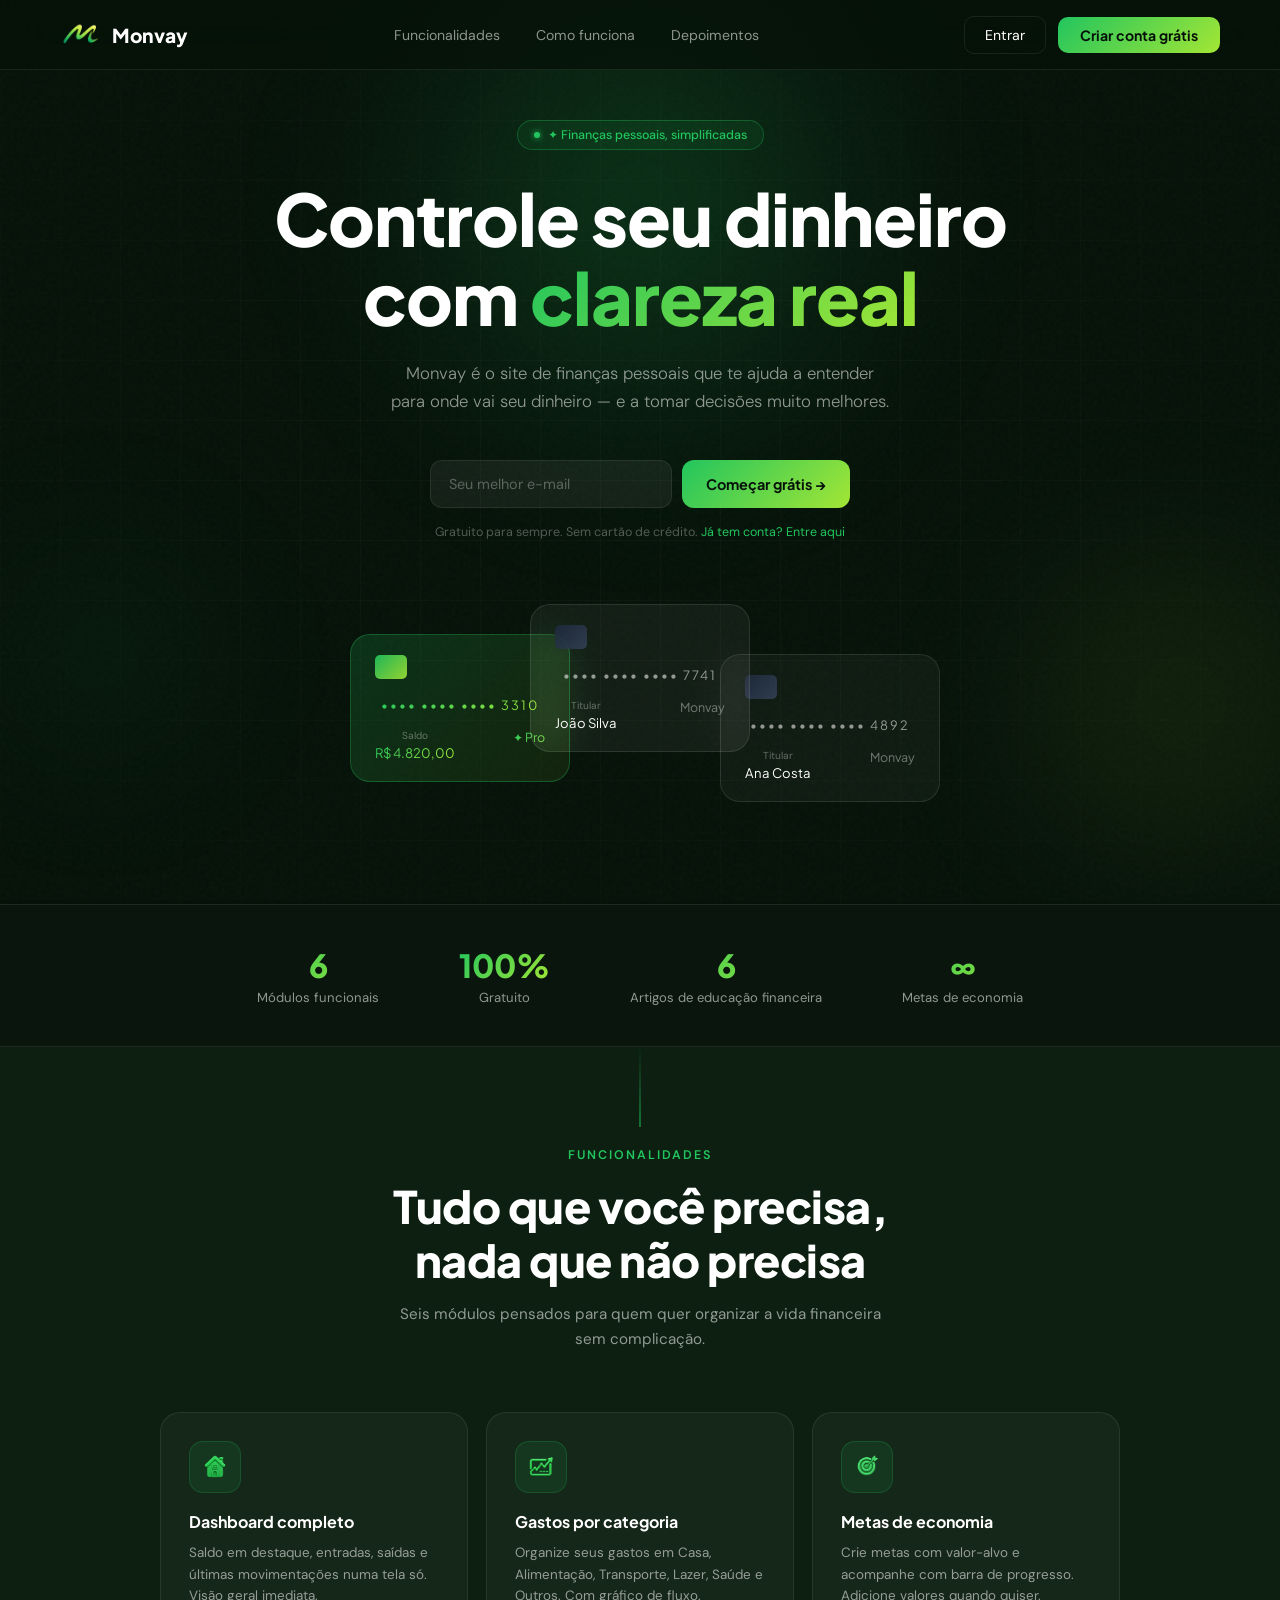
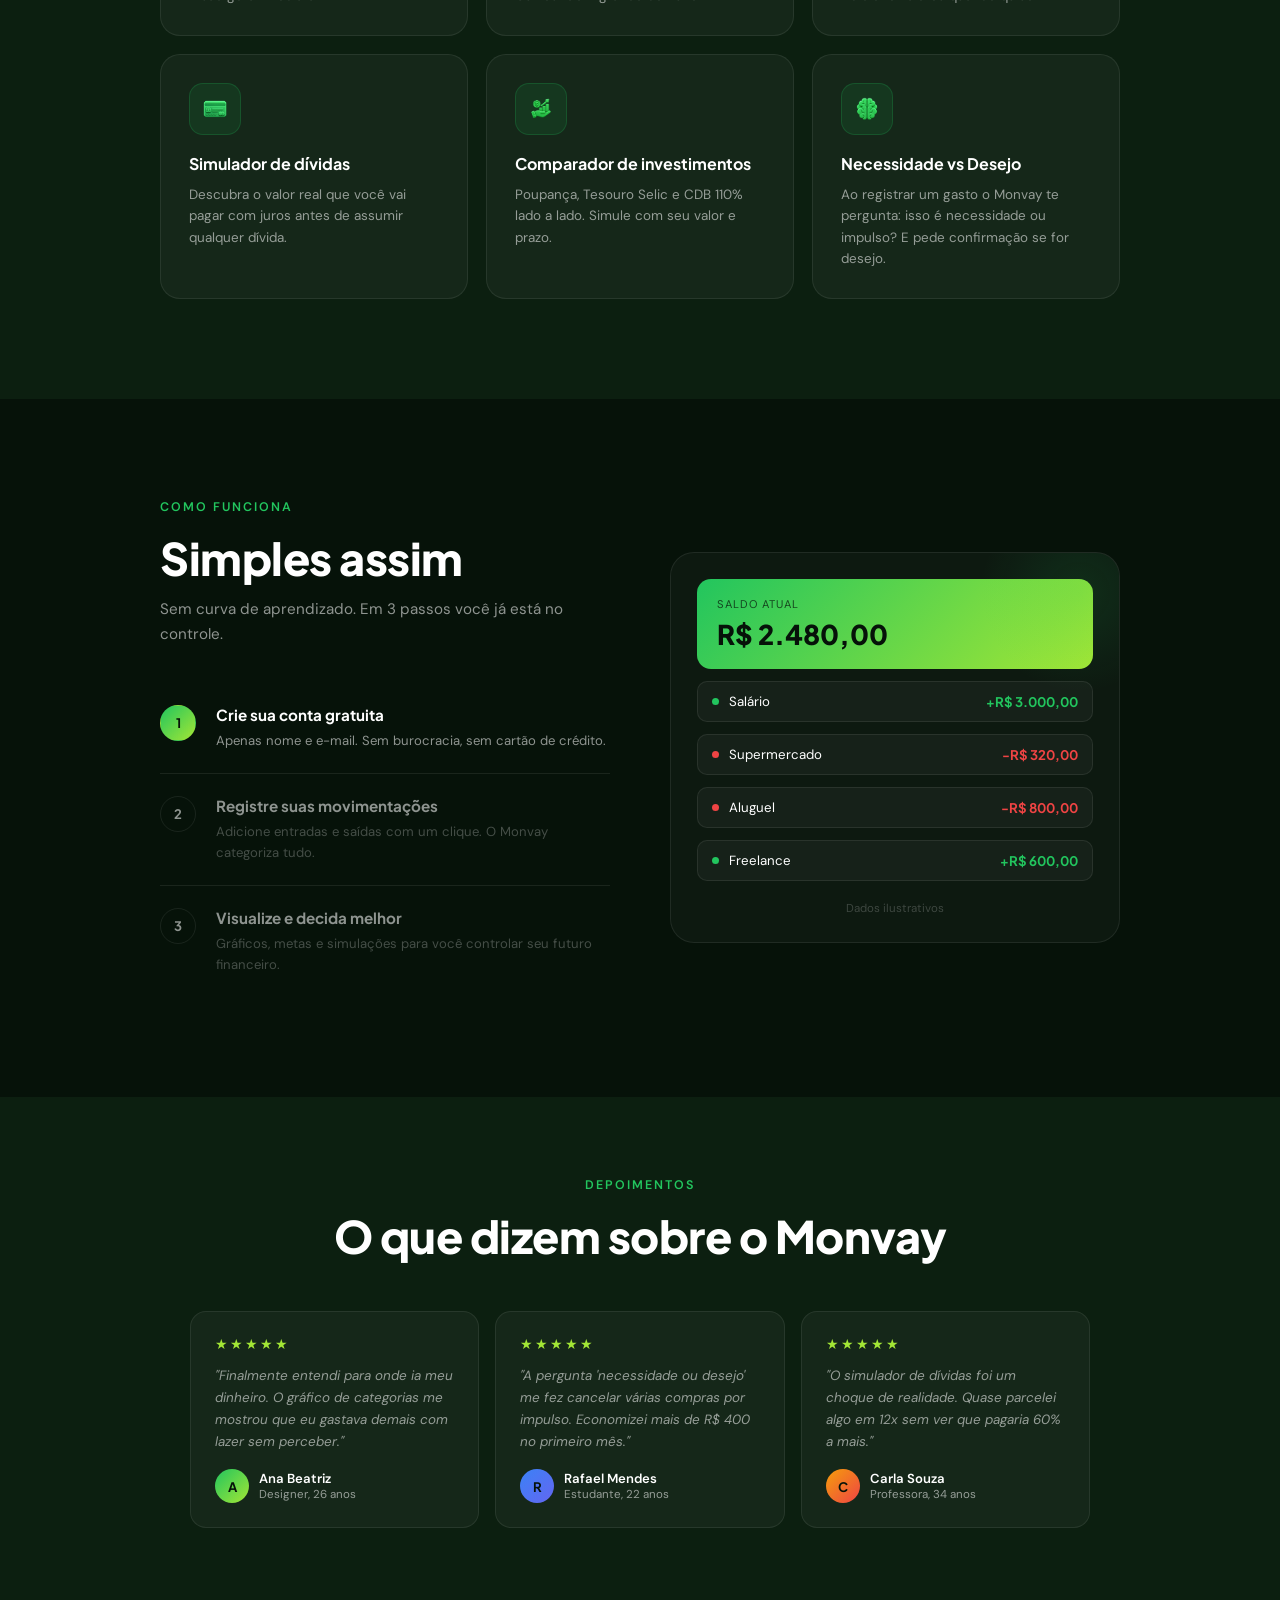
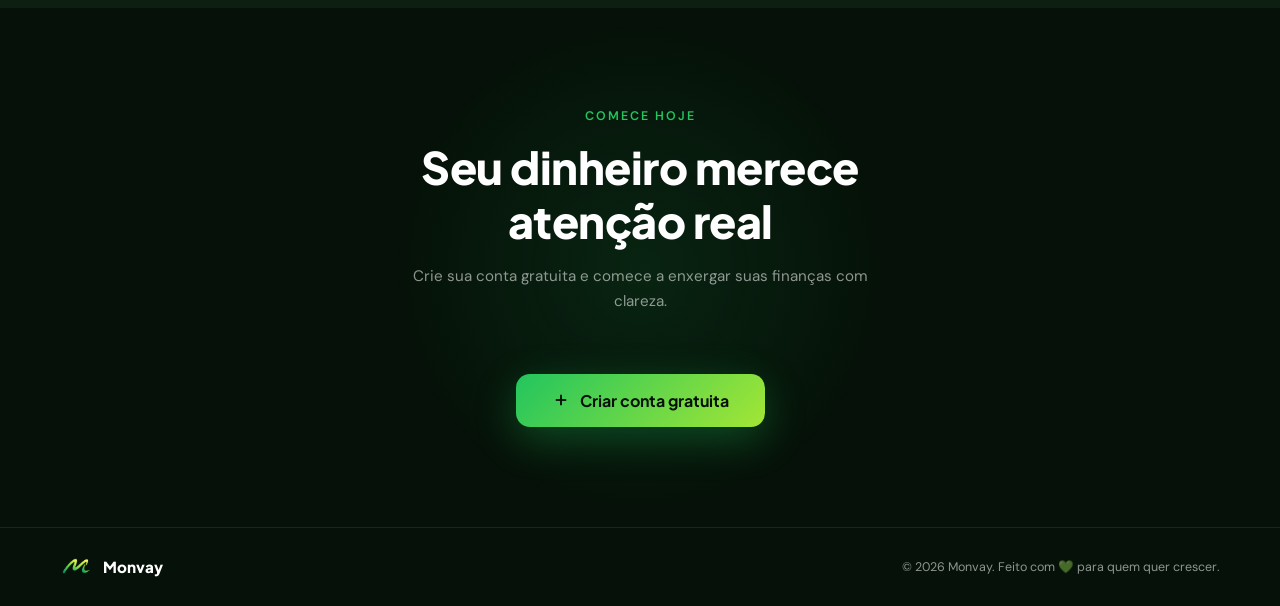
<file: landing (4).html>
<!DOCTYPE html>
<html lang="pt-BR">
<head>
  <meta charset="UTF-8">
  <meta name="viewport" content="width=device-width, initial-scale=1.0">
  <title>Monvay — Finanças que fazem sentido</title>
  <link rel="icon" type="image/png" sizes="32x32" href="logo.png">
  <link rel="apple-touch-icon" sizes="180x180" href="logo.png">
  <link rel="manifest" href="manifest.json">
  <meta name="theme-color" content="#060D0A">
  <meta name="mobile-web-app-capable" content="yes">
  <meta name="apple-mobile-web-app-capable" content="yes">
  <meta name="apple-mobile-web-app-title" content="Monvay">
  <link rel="apple-touch-icon" href="logo.png">
  <link rel="preconnect" href="https://fonts.googleapis.com">
  <link href="https://fonts.googleapis.com/css2?family=Plus+Jakarta+Sans:wght@400;500;600;700;800&family=DM+Sans:ital,opsz,wght@0,9..40,300;0,9..40,400;0,9..40,500;1,9..40,300&display=swap" rel="stylesheet">
  <style>
    :root {
      --p: #22C55E;
      --p2: #A3E635;
      --grad: linear-gradient(135deg, #22C55E 0%, #A3E635 100%);
      --dark: #061209;
      --dark2: #0C1F10;
      --surface: rgba(255,255,255,0.04);
      --border: rgba(255,255,255,0.08);
      --white: #FFFFFF;
      --muted: rgba(255,255,255,0.55);
      --font-h: 'Plus Jakarta Sans', sans-serif;
      --font-b: 'DM Sans', sans-serif;
    }
    *, *::before, *::after { margin:0; padding:0; box-sizing:border-box; }
    html { scroll-behavior: smooth; }
    body { background: var(--dark); color: var(--white); font-family: var(--font-b); overflow-x: hidden; }
    body::before {
      content: '';
      position: fixed; inset: 0;
      background-image: url("data:image/svg+xml,%3Csvg viewBox='0 0 256 256' xmlns='http://www.w3.org/2000/svg'%3E%3Cfilter id='n'%3E%3CfeTurbulence type='fractalNoise' baseFrequency='0.9' numOctaves='4' stitchTiles='stitch'/%3E%3C/filter%3E%3Crect width='100%25' height='100%25' filter='url(%23n)' opacity='1'/%3E%3C/svg%3E");
      opacity: 0.03; pointer-events: none; z-index: 0;
    }

    /* NAV */
    nav {
      position: fixed; top: 0; left: 0; right: 0; z-index: 100;
      display: flex; align-items: center; justify-content: space-between;
      padding: 0 60px; height: 70px;
      background: rgba(6,18,9,0.75); backdrop-filter: blur(20px);
      border-bottom: 1px solid var(--border);
    }
    .nav-logo {
      display: flex; align-items: center; gap: 10px;
      font-family: var(--font-h); font-weight: 800; font-size: 1.2rem;
      text-decoration: none; color: var(--white);
    }
    .nav-logo-icon {
      height: 28px; width: auto; background: none; border-radius: 0;
      display: flex; align-items: center; justify-content: center;
    }
    .nav-links { display: flex; align-items: center; gap: 36px; list-style: none; }
    .nav-links a { color: var(--muted); text-decoration: none; font-size: 0.88rem; transition: color 0.2s; }
    .nav-links a:hover { color: var(--white); }
    .nav-cta { display: flex; gap: 12px; align-items: center; }
    .btn-ghost {
      padding: 9px 20px; border-radius: 10px; border: 1px solid var(--border);
      background: transparent; color: var(--white); font-family: var(--font-b);
      font-size: 0.88rem; cursor: pointer; transition: all 0.2s; text-decoration: none;
    }
    .btn-ghost:hover { border-color: var(--p); color: var(--p); }
    .btn-solid {
      padding: 9px 22px; border-radius: 10px; border: none; background: var(--grad);
      color: #061209; font-family: var(--font-h); font-weight: 700; font-size: 0.88rem;
      cursor: pointer; transition: opacity 0.2s, transform 0.15s; text-decoration: none;
    }
    .btn-solid:hover { opacity: 0.88; transform: translateY(-1px); }

    /* HERO */
    .hero {
      position: relative; min-height: 100vh;
      display: flex; align-items: center; justify-content: center;
      text-align: center; padding: 120px 24px 80px; overflow: hidden;
    }
    .hero-bg { position: absolute; inset: 0; z-index: 0; }
    .hero-bg-circle { position: absolute; border-radius: 50%; filter: blur(80px); }
    .hero-bg-circle.c1 {
      width: 600px; height: 600px;
      background: radial-gradient(circle, rgba(34,197,94,0.22) 0%, transparent 70%);
      top: -100px; left: 50%; transform: translateX(-50%);
    }
    .hero-bg-circle.c2 {
      width: 400px; height: 400px;
      background: radial-gradient(circle, rgba(163,230,53,0.12) 0%, transparent 70%);
      bottom: 0; right: -100px;
    }
    .hero-bg-circle.c3 {
      width: 300px; height: 300px;
      background: radial-gradient(circle, rgba(34,197,94,0.08) 0%, transparent 70%);
      bottom: 100px; left: -50px;
    }
    .hero-grid {
      position: absolute; inset: 0;
      background-image: linear-gradient(rgba(255,255,255,0.025) 1px, transparent 1px), linear-gradient(90deg, rgba(255,255,255,0.025) 1px, transparent 1px);
      background-size: 60px 60px;
      mask-image: radial-gradient(ellipse 80% 80% at 50% 50%, black 30%, transparent 100%);
    }
    .hero-content { position: relative; z-index: 2; max-width: 780px; }
    .hero-badge {
      display: inline-flex; align-items: center; gap: 8px;
      padding: 6px 16px; border-radius: 99px;
      border: 1px solid rgba(34,197,94,0.3); background: rgba(34,197,94,0.08);
      font-size: 0.78rem; color: var(--p); font-weight: 500; margin-bottom: 28px;
      animation: fadeUp 0.6s ease both;
    }
    .hero-badge::before {
      content: ''; width: 6px; height: 6px; border-radius: 50%;
      background: var(--p); box-shadow: 0 0 6px var(--p);
    }
    .hero-title {
      font-family: var(--font-h); font-size: clamp(2.6rem, 6vw, 4.5rem); font-weight: 800;
      line-height: 1.1; letter-spacing: -1px; margin-bottom: 24px;
      animation: fadeUp 0.6s 0.1s ease both;
    }
    .hero-title .hl { background: var(--grad); -webkit-background-clip: text; -webkit-text-fill-color: transparent; background-clip: text; }
    .hero-sub {
      font-size: 1.05rem; color: var(--muted); line-height: 1.65;
      max-width: 500px; margin: 0 auto 44px; font-weight: 300;
      animation: fadeUp 0.6s 0.2s ease both;
    }
    .hero-form {
      display: flex; gap: 10px; max-width: 420px; margin: 0 auto 16px;
      animation: fadeUp 0.6s 0.3s ease both; width: 100%;
    }
    .hero-form input {
      flex: 1; min-width: 0; background: rgba(255,255,255,0.06); border: 1px solid var(--border);
      border-radius: 12px; padding: 14px 18px; color: var(--white);
      font-family: var(--font-b); font-size: 0.9rem; outline: none; transition: border-color 0.2s;
      box-sizing: border-box;
    }
    .hero-form input:focus { border-color: rgba(34,197,94,0.5); }
    .hero-form input::placeholder { color: rgba(255,255,255,0.3); }
    .hero-form .btn-solid { padding: 14px 24px; font-size: 0.9rem; border-radius: 12px; white-space: nowrap; }
    .hero-note { font-size: 0.78rem; color: rgba(255,255,255,0.3); animation: fadeUp 0.6s 0.4s ease both; }
    .hero-note a { color: var(--p); text-decoration: none; }

    /* Floating Cards */
    .hero-cards {
      display: flex; justify-content: center; align-items: flex-start;
      gap: 0; position: relative; margin-top: 64px; height: 220px;
      animation: fadeUp 0.8s 0.5s ease both;
    }
    .float-card {
      position: absolute; border-radius: 20px; padding: 20px 24px;
      border: 1px solid rgba(255,255,255,0.1);
      backdrop-filter: blur(20px);
    }
    .fc1 { background: rgba(255,255,255,0.05); width: 220px; top: 0; left: 50%; margin-left: -110px; z-index: 3; animation: floatA 6s ease-in-out infinite; }
    .fc2 { background: linear-gradient(135deg,rgba(34,197,94,0.18),rgba(163,230,53,0.08)); border-color: rgba(34,197,94,0.3); width: 220px; top: 30px; left: 50%; margin-left: -290px; z-index: 2; animation: floatB 6s ease-in-out infinite; }
    .fc3 { background: rgba(255,255,255,0.04); width: 220px; top: 50px; left: 50%; margin-left: 80px; z-index: 1; animation: floatC 6s ease-in-out infinite; }
    @keyframes floatA { 0%,100%{transform:rotate(-3deg) translateY(0)} 50%{transform:rotate(-3deg) translateY(-12px)} }
    @keyframes floatB { 0%,100%{transform:rotate(3deg) translateY(0)} 50%{transform:rotate(3deg) translateY(-14px)} }
    @keyframes floatC { 0%,100%{transform:rotate(7deg) translateY(0)} 50%{transform:rotate(7deg) translateY(-8px)} }
    .card-chip { width: 32px; height: 24px; background: var(--grad); border-radius: 5px; margin-bottom: 18px; opacity: 0.9; }
    .card-chip.dark { background: linear-gradient(135deg,#1e293b,#334155); }
    .card-num { font-family: var(--font-h); font-size: 0.8rem; letter-spacing: 2px; color: var(--muted); margin-bottom: 16px; }
    .card-name { font-family: var(--font-h); font-size: 0.82rem; color: var(--white); }
    .card-row { display: flex; justify-content: space-between; font-size: 0.75rem; color: var(--muted); }
    .grad-text { background: var(--grad); -webkit-background-clip: text; -webkit-text-fill-color: transparent; background-clip: text; }

    /* STATS */
    .stats-strip {
      position: relative; z-index: 2;
      border-top: 1px solid var(--border); border-bottom: 1px solid var(--border);
      background: rgba(255,255,255,0.02);
      display: flex; justify-content: center; gap: 80px; padding: 40px 24px; flex-wrap: wrap;
    }
    .stat { text-align: center; }
    .stat-val { font-family: var(--font-h); font-size: 2rem; font-weight: 800; background: var(--grad); -webkit-background-clip: text; -webkit-text-fill-color: transparent; background-clip: text; }
    .stat-label { font-size: 0.82rem; color: var(--muted); margin-top: 4px; }

    /* SECTIONS */
    .section-eyebrow { font-size: 0.78rem; text-transform: uppercase; letter-spacing: 2px; color: var(--p); font-weight: 600; margin-bottom: 16px; }
    .section-title { font-family: var(--font-h); font-size: clamp(1.8rem, 4vw, 2.8rem); font-weight: 800; line-height: 1.2; margin-bottom: 16px; letter-spacing: -0.5px; }
    .section-sub { color: var(--muted); font-size: 0.95rem; max-width: 500px; margin: 0 auto 60px; line-height: 1.65; }

    /* FEATURES */
    .why-section {
      padding: 100px 24px; text-align: center;
      background: var(--dark2); position: relative;
    }
    .why-section::before {
      content: ''; position: absolute; top: 0; left: 50%; transform: translateX(-50%);
      width: 1px; height: 80px; background: linear-gradient(to bottom, transparent, var(--p));
    }
    .features-grid { display: grid; grid-template-columns: repeat(3, 1fr); gap: 18px; max-width: 960px; margin: 0 auto; }
    .feature-card {
      background: var(--surface); border: 1px solid var(--border); border-radius: 20px; padding: 28px;
      text-align: left; transition: border-color 0.2s, transform 0.2s; position: relative; overflow: hidden;
    }
    .feature-card::after {
      content: ''; position: absolute; inset: 0;
      background: radial-gradient(circle at top left, rgba(34,197,94,0.07), transparent 60%);
      opacity: 0; transition: opacity 0.3s;
    }
    .feature-card:hover { border-color: rgba(34,197,94,0.3); transform: translateY(-4px); }
    .feature-card:hover::after { opacity: 1; }
    .feature-icon {
      width: 52px; height: 52px; border-radius: 14px;
      background: rgba(34,197,94,0.1); border: 1px solid rgba(34,197,94,0.2);
      display: flex; align-items: center; justify-content: center; margin-bottom: 18px;
      padding: 10px;
    }
    .feature-icon img {
      width: 100%; height: 100%; object-fit: contain;
    }
    .feature-title { font-family: var(--font-h); font-size: 1rem; font-weight: 700; margin-bottom: 10px; }
    .feature-desc { font-size: 0.84rem; color: var(--muted); line-height: 1.6; }

    /* HOW */
    .how-section { padding: 100px 24px; display: flex; justify-content: center; }
    .how-inner { max-width: 960px; width: 100%; display: grid; grid-template-columns: 1fr 1fr; gap: 60px; align-items: center; }
    .how-steps { display: flex; flex-direction: column; }
    .how-step { display: flex; gap: 20px; padding: 22px 0; border-bottom: 1px solid var(--border); cursor: pointer; }
    .how-step:last-child { border-bottom: none; }
    .step-num {
      width: 36px; height: 36px; border-radius: 50%; border: 1px solid var(--border);
      display: flex; align-items: center; justify-content: center;
      font-family: var(--font-h); font-size: 0.82rem; font-weight: 700;
      color: var(--muted); flex-shrink: 0; transition: all 0.2s;
    }
    .how-step.active .step-num { background: var(--grad); color: #061209; border-color: transparent; }
    .step-text h3 { font-family: var(--font-h); font-size: 0.95rem; font-weight: 700; margin-bottom: 6px; color: var(--muted); transition: color 0.2s; }
    .how-step.active .step-text h3 { color: var(--white); }
    .step-text p { font-size: 0.82rem; color: rgba(255,255,255,0.25); line-height: 1.6; transition: color 0.2s; }
    .how-step.active .step-text p { color: var(--muted); }
    .how-preview {
      background: rgba(255,255,255,0.03); border: 1px solid var(--border); border-radius: 24px;
      padding: 26px; display: flex; flex-direction: column; gap: 12px; position: relative; overflow: hidden;
    }
    .how-preview::before {
      content: ''; position: absolute; top: -60px; right: -60px;
      width: 200px; height: 200px;
      background: radial-gradient(circle, rgba(34,197,94,0.12), transparent 70%);
    }
    .preview-saldo { background: var(--grad); border-radius: 14px; padding: 18px 20px; color: #061209; }
    .preview-saldo-label { font-size: 0.7rem; opacity: 0.7; text-transform: uppercase; letter-spacing: 1px; margin-bottom: 6px; }
    .preview-saldo-val { font-family: var(--font-h); font-size: 1.7rem; font-weight: 800; }
    .preview-item {
      display: flex; align-items: center; justify-content: space-between;
      background: rgba(255,255,255,0.04); border: 1px solid var(--border);
      border-radius: 10px; padding: 11px 14px; font-size: 0.83rem;
    }
    .preview-item-left { display: flex; align-items: center; gap: 10px; }
    .preview-dot { width: 7px; height: 7px; border-radius: 50%; }
    .preview-dot.g { background: var(--p); }
    .preview-dot.r { background: #EF4444; }
    .pv-pos { color: var(--p); font-family: var(--font-h); font-weight: 700; }
    .pv-neg { color: #EF4444; font-family: var(--font-h); font-weight: 700; }

    /* TESTIM */
    .testim-section { padding: 80px 24px; background: var(--dark2); text-align: center; }
    .testim-grid { display: grid; grid-template-columns: repeat(3, 1fr); gap: 16px; max-width: 900px; margin: 48px auto 0; }
    .testim-card { background: var(--surface); border: 1px solid var(--border); border-radius: 16px; padding: 24px; text-align: left; }
    .testim-stars { color: var(--p2); font-size: 0.85rem; margin-bottom: 12px; letter-spacing: 2px; }
    .testim-text { font-size: 0.84rem; color: var(--muted); line-height: 1.65; margin-bottom: 16px; font-style: italic; }
    .testim-author { display: flex; align-items: center; gap: 10px; }
    .testim-avatar { width: 34px; height: 34px; border-radius: 50%; display: flex; align-items: center; justify-content: center; font-family: var(--font-h); font-weight: 700; font-size: 0.82rem; color: #061209; }
    .testim-name { font-size: 0.82rem; font-weight: 600; }
    .testim-role { font-size: 0.72rem; color: var(--muted); }

    /* CTA */
    .cta-section { padding: 100px 24px; text-align: center; position: relative; overflow: hidden; }
    .cta-glow { position: absolute; width: 500px; height: 500px; background: radial-gradient(circle, rgba(34,197,94,0.1), transparent 70%); top: 50%; left: 50%; transform: translate(-50%,-50%); pointer-events: none; }
    .cta-btn {
      position: relative; z-index: 1; display: inline-flex; align-items: center; gap: 10px;
      background: var(--grad); color: #061209; font-family: var(--font-h); font-weight: 700;
      font-size: 1rem; padding: 16px 36px; border-radius: 14px; border: none; cursor: pointer;
      transition: all 0.2s; text-decoration: none; box-shadow: 0 12px 40px rgba(34,197,94,0.3);
    }
    .cta-btn:hover { transform: translateY(-2px); box-shadow: 0 16px 48px rgba(34,197,94,0.42); }
    .cta-btn svg { width: 18px; height: 18px; }

    /* FOOTER */
    footer { border-top: 1px solid var(--border); padding: 28px 60px; display: flex; align-items: center; justify-content: space-between; }
    .footer-copy { font-size: 0.78rem; color: var(--muted); }

    /* AUTH MODAL */
    .auth-overlay {
      position: fixed; inset: 0; background: rgba(0,0,0,0.8);
      backdrop-filter: blur(12px); z-index: 200;
      display: flex; align-items: center; justify-content: center;
      opacity: 0; pointer-events: none; transition: opacity 0.3s;
    }
    .auth-overlay.open { opacity: 1; pointer-events: all; }
    .auth-box {
      background: #0d1f11; border: 1px solid rgba(34,197,94,0.2);
      border-radius: 24px; padding: 44px 40px; width: 100%; max-width: 420px;
      position: relative; animation: scaleIn 0.3s ease both;
    }
    @keyframes scaleIn { from{opacity:0;transform:scale(.93)} to{opacity:1;transform:scale(1)} }
    .auth-close {
      position: absolute; top: 16px; right: 16px;
      background: rgba(255,255,255,0.06); border: 1px solid var(--border);
      color: var(--muted); width: 30px; height: 30px; border-radius: 50%;
      display: flex; align-items: center; justify-content: center;
      cursor: pointer; font-size: 0.8rem; transition: all 0.2s;
    }
    .auth-close:hover { color: var(--white); background: rgba(255,255,255,0.1); }
    .auth-logo { display: flex; align-items: center; gap: 10px; font-family: var(--font-h); font-weight: 800; font-size: 1.1rem; margin-bottom: 20px; }
    .auth-logo-icon { width: 38px; height: 38px; background: none; border-radius: 0; display: flex; align-items: center; justify-content: center; }
    .auth-title { font-family: var(--font-h); font-size: 1.35rem; font-weight: 800; margin-bottom: 6px; }
    .auth-sub { font-size: 0.84rem; color: var(--muted); margin-bottom: 26px; }
    .auth-tab-row { display: flex; background: rgba(255,255,255,0.04); border-radius: 10px; padding: 4px; margin-bottom: 24px; }
    .auth-tab { flex: 1; padding: 9px; border-radius: 8px; border: none; background: transparent; color: var(--muted); font-family: var(--font-b); font-size: 0.88rem; cursor: pointer; transition: all 0.2s; }
    .auth-tab.active { background: var(--grad); color: #061209; font-weight: 600; }
    .auth-field { margin-bottom: 12px; }
    .auth-field label { display: block; font-size: 0.76rem; color: var(--muted); margin-bottom: 5px; }
    .auth-field input {
      width: 100%; background: rgba(255,255,255,0.04); border: 1px solid var(--border);
      border-radius: 10px; padding: 12px 14px; color: var(--white);
      font-family: var(--font-b); font-size: 0.9rem; outline: none; transition: border-color 0.2s;
    }
    .auth-field input:focus { border-color: rgba(34,197,94,0.5); }
    .auth-field input::placeholder { color: rgba(255,255,255,0.2); }
    .auth-submit {
      width: 100%; padding: 14px; background: var(--grad); color: #061209;
      border: none; border-radius: 12px; font-family: var(--font-h); font-weight: 700;
      font-size: 0.95rem; cursor: pointer; margin-top: 8px; transition: opacity 0.2s, transform 0.15s;
    }
    .auth-submit:hover { opacity: 0.88; transform: translateY(-1px); }
    .auth-error { font-size: 0.8rem; color: #EF4444; margin-top: 10px; text-align: center; display: none; }
    .auth-success-area { text-align: center; padding: 10px 0; }
    .success-check { width: 60px; height: 60px; border-radius: 50%; background: var(--grad); display: flex; align-items: center; justify-content: center; font-size: 1.5rem; margin: 0 auto 16px; }
    .auth-success-area h3 { font-family: var(--font-h); font-size: 1.1rem; margin-bottom: 8px; }
    .auth-success-area p { font-size: 0.84rem; color: var(--muted); margin-bottom: 20px; }

    /* UTILS */
    @keyframes fadeUp { from{opacity:0;transform:translateY(20px)} to{opacity:1;transform:translateY(0)} }

    /* RESPONSIVE */
    /* ─── TABLET (≤900px) ─────────────────────────────── */
    @media(max-width:900px){
      nav { padding: 0 20px; }
      .nav-links { display: none; }
      .features-grid { grid-template-columns: 1fr 1fr; }
      .how-inner { grid-template-columns: 1fr; }
      .how-preview { display: none; }
      .testim-grid { grid-template-columns: 1fr 1fr; }
      footer { flex-direction: column; gap: 12px; text-align: center; padding: 24px; }
    }

    /* ─── MOBILE (≤600px) ─────────────────────────────── */
    @media(max-width:600px){
      body { overflow-x: hidden; }

      /* ── Nav ── */
      nav {
        padding: 0 16px;
        height: 58px;
      }
      .nav-cta { gap: 8px; }
      .btn-ghost {
        padding: 8px 14px;
        font-size: 0.82rem;
      }
      .btn-solid {
        padding: 8px 14px;
        font-size: 0.82rem;
        white-space: nowrap;
      }

      /* ── Hero ── */
      .hero {
        padding: 80px 20px 48px;
        min-height: 100svh;
        align-items: center;
        justify-content: flex-start;
        text-align: left;
      }
      .hero-content {
        width: 100%;
        max-width: 100%;
      }
      .hero-bg-circle.c1 {
        width: 280px; height: 280px;
        opacity: 0.6;
        top: -60px;
      }
      .hero-bg-circle.c2,
      .hero-bg-circle.c3 { display: none; }
      .hero-grid {
        background-size: 40px 40px;
        opacity: 0.5;
      }
      .hero-badge {
        font-size: 0.72rem;
        padding: 5px 12px;
        margin-bottom: 18px;
      }
      .hero-title {
        font-size: clamp(1.9rem, 8.5vw, 2.4rem);
        letter-spacing: -0.5px;
        margin-bottom: 14px;
        line-height: 1.12;
      }
      .hero-sub {
        font-size: 0.88rem;
        margin-bottom: 24px;
        max-width: 100%;
        text-align: left;
      }

      /* Form: input acima, botão abaixo — largura total */
      .hero-form {
        flex-direction: column;
        gap: 10px;
        max-width: 100%;
        width: 100%;
        margin-left: 0;
        margin-right: 0;
        margin-bottom: 12px;
      }
      .hero-form input {
        width: 100%;
        min-width: 0;
        padding: 14px 16px;
        border-radius: 12px;
        font-size: 1rem; /* evita zoom iOS */
        background: rgba(255,255,255,0.07);
        border: 1px solid rgba(255,255,255,0.12);
        box-sizing: border-box;
      }
      .hero-form .btn-solid {
        width: 100%;
        padding: 15px 20px;
        border-radius: 12px;
        font-size: 1rem;
        text-align: center;
        box-shadow: 0 8px 28px rgba(34,197,94,0.28);
        box-sizing: border-box;
      }
      .hero-note {
        font-size: 0.75rem;
        text-align: left;
      }

      /* Cards flutuantes — mobile: fan de 3 cartas, centrado */
      .hero-cards {
        position: relative;
        width: 100%;
        height: 145px;
        margin-top: 28px;
        overflow: visible;
      }

      /* Reset completo de TODOS os estilos desktop dos cards */
      .float-card,
      .fc1, .fc2, .fc3 {
        position: absolute;
        width: 148px !important;
        padding: 10px 12px;
        border-radius: 13px;
        /* centraliza todos no mesmo ponto */
        top: 10px !important;
        left: calc(50% - 74px) !important;
        margin-left: 0 !important;
        animation: none;
      }

      /* fc3 — fundo, esquerda, mais inclinado */
      .fc3 {
        display: block !important;
        z-index: 1 !important;
        opacity: 0.5;
        transform: rotate(-12deg) translateX(-44px) translateY(8px) !important;
        animation: mfc3 9s ease-in-out infinite !important;
      }
      /* fc1 — meio, direita */
      .fc1 {
        z-index: 2 !important;
        opacity: 0.78;
        transform: rotate(8deg) translateX(44px) translateY(2px) !important;
        animation: mfc1 8s ease-in-out infinite !important;
      }
      /* fc2 — frente, centro */
      .fc2 {
        z-index: 3 !important;
        opacity: 1;
        transform: rotate(-2deg) translateY(0px) !important;
        animation: mfc2 7s ease-in-out infinite !important;
      }

      @keyframes mfc1 {
        0%,100% { transform: rotate(8deg)  translateX(44px)  translateY(2px);  }
        50%      { transform: rotate(8deg)  translateX(44px)  translateY(-7px); }
      }
      @keyframes mfc2 {
        0%,100% { transform: rotate(-2deg) translateY(0px);  }
        50%      { transform: rotate(-2deg) translateY(-10px);}
      }
      @keyframes mfc3 {
        0%,100% { transform: rotate(-12deg) translateX(-44px) translateY(8px); }
        50%      { transform: rotate(-12deg) translateX(-44px) translateY(0px); }
      }

      /* Conteúdo interno dos cards menor */
      .card-chip { width: 20px; height: 14px; margin-bottom: 7px; border-radius: 3px; }
      .card-num  { font-size: 0.55rem; margin-bottom: 7px; letter-spacing: 1px; }
      .card-name { font-size: 0.62rem; }
      .card-row  { font-size: 0.58rem; }

      /* ── Stats ── */
      .stats-strip {
        display: grid;
        grid-template-columns: 1fr 1fr;
        gap: 0;
        padding: 0;
      }
      .stat {
        padding: 24px 16px;
        border-right: 1px solid var(--border);
        border-bottom: 1px solid var(--border);
      }
      .stat:nth-child(even) { border-right: none; }
      .stat:nth-child(3),
      .stat:nth-child(4) { border-bottom: none; }
      .stat-val { font-size: 1.7rem; }
      .stat-label { font-size: 0.75rem; }

      /* ── Features ── */
      .why-section { padding: 64px 20px; }
      .why-section::before { display: none; }
      .features-grid {
        grid-template-columns: 1fr;
        gap: 12px;
      }
      .feature-card { padding: 22px 20px; }
      .feature-icon { width: 44px; height: 44px; margin-bottom: 14px; }
      .feature-title { font-size: 0.95rem; }
      .feature-desc { font-size: 0.83rem; }

      /* ── How ── */
      .how-section { padding: 64px 20px; }
      .how-step { gap: 16px; padding: 18px 0; }
      .step-num { width: 32px; height: 32px; font-size: 0.78rem; flex-shrink: 0; }
      .step-text h3 { font-size: 0.9rem; }
      .step-text p { font-size: 0.8rem; }

      /* ── Section headers ── */
      .section-title {
        font-size: clamp(1.55rem, 6.5vw, 2rem);
        letter-spacing: -0.3px;
      }
      .section-sub {
        font-size: 0.88rem;
        max-width: 100%;
        margin-bottom: 36px;
      }
      .section-eyebrow { font-size: 0.72rem; }

      /* ── Testimonials ── */
      .testim-section { padding: 64px 20px; }
      .testim-grid {
        grid-template-columns: 1fr;
        gap: 12px;
        margin-top: 36px;
      }
      .testim-card { padding: 20px; }
      .testim-text { font-size: 0.83rem; }

      /* ── CTA section ── */
      .cta-section { padding: 72px 20px; }
      .cta-btn {
        width: 100%;
        max-width: 340px;
        justify-content: center;
        font-size: 1rem;
        padding: 16px 28px;
        border-radius: 14px;
        box-shadow: 0 10px 36px rgba(34,197,94,0.32);
      }
      .cta-glow {
        width: 280px;
        height: 280px;
      }

      /* ── Auth modal — bottom sheet ── */
      .auth-overlay { align-items: flex-end; }
      .auth-box {
        margin: 0;
        padding: 32px 20px calc(32px + env(safe-area-inset-bottom));
        border-radius: 24px 24px 0 0;
        max-width: 100%;
        width: 100%;
        max-height: 92svh;
        overflow-y: auto;
      }
      .auth-title { font-size: 1.15rem; }
      .auth-sub { font-size: 0.82rem; }
      .auth-submit { font-size: 0.95rem; padding: 14px; }
      /* Evita zoom automático no iOS */
      .auth-field input,
      .hero-form input { font-size: 1rem; }
    }

    /* ─── MOBILE PEQUENO (≤390px) ────────────────────────── */
    @media(max-width:390px){
      .hero-title { font-size: 1.85rem; }
      .hero-sub { font-size: 0.85rem; }
      /* Esconde "Entrar" no nav — só mostra "Criar conta" */
      .btn-ghost { display: none; }
      .btn-solid { padding: 9px 18px; }
      .stat-val { font-size: 1.45rem; }
      .cta-btn { font-size: 0.92rem; padding: 14px 20px; }
    }
  </style>
</head>
<body>

<!-- NAV -->
<nav>
  <a href="#" class="nav-logo">
    <img src="logo.png" alt="Monvay" style="height:28px;width:auto;display:block;">
    Monvay
  </a>
  <ul class="nav-links">
    <li><a href="#features">Funcionalidades</a></li>
    <li><a href="#how">Como funciona</a></li>
    <li><a href="#depoimentos">Depoimentos</a></li>
  </ul>
  <div class="nav-cta">
    <button class="btn-ghost" onclick="window.location.href='auth.html'">Entrar</button>
    <button class="btn-solid" onclick="window.location.href='auth.html?modo=cadastro'">Criar conta grátis</button>
  </div>
</nav>

<!-- HERO -->
<section class="hero">
  <div class="hero-bg">
    <div class="hero-bg-circle c1"></div>
    <div class="hero-bg-circle c2"></div>
    <div class="hero-bg-circle c3"></div>
  </div>
  <div class="hero-grid"></div>

  <div class="hero-content">
    <div class="hero-badge">✦ Finanças pessoais, simplificadas</div>
    <h1 class="hero-title">
      Controle seu dinheiro<br>com <span class="hl">clareza real</span>
    </h1>
    <p class="hero-sub">
      Monvay é o site de finanças pessoais que te ajuda a entender para onde vai seu dinheiro — e a tomar decisões muito melhores.
    </p>
    <div class="hero-form">
      <input type="email" id="hero-email" placeholder="Seu melhor e-mail">
      <button class="btn-solid" onclick="window.location.href='auth.html?modo=cadastro'">Começar grátis →</button>
    </div>
    <p class="hero-note">Gratuito para sempre. Sem cartão de crédito. <a href="#" onclick="window.location.href='auth.html';return false;">Já tem conta? Entre aqui</a></p>

    <!-- hero-cards: layout controlado por JS para mobile/desktop -->
    <div class="hero-cards" id="hero-cards-wrap">
      <div class="float-card fc3">
        <div class="card-chip dark"></div>
        <div class="card-num">•••• •••• •••• 4892</div>
        <div class="card-row">
          <div><div style="font-size:.63rem;color:rgba(255,255,255,.35);margin-bottom:2px">Titular</div><div class="card-name">Ana Costa</div></div>
          <div style="font-family:var(--font-h);font-size:.78rem;color:rgba(255,255,255,.4)">Monvay</div>
        </div>
      </div>
      <div class="float-card fc1">
        <div class="card-chip dark" style="background:linear-gradient(135deg,#1e293b,#475569)"></div>
        <div class="card-num">•••• •••• •••• 7741</div>
        <div class="card-row">
          <div><div style="font-size:.63rem;color:rgba(255,255,255,.35);margin-bottom:2px">Titular</div><div class="card-name">João Silva</div></div>
          <div style="font-family:var(--font-h);font-size:.78rem;color:rgba(255,255,255,.4)">Monvay</div>
        </div>
      </div>
      <div class="float-card fc2">
        <div class="card-chip"></div>
        <div class="card-num grad-text">•••• •••• •••• 3310</div>
        <div class="card-row">
          <div><div style="font-size:.63rem;color:rgba(255,255,255,.35);margin-bottom:2px">Saldo</div><div class="card-name grad-text">R$ 4.820,00</div></div>
          <div class="grad-text" style="font-family:var(--font-h);font-size:.78rem">✦ Pro</div>
        </div>
      </div>
    </div>
    <script>
    (function() {
      function applyCardLayout() {
        var wrap = document.getElementById('hero-cards-wrap');
        var fc1  = wrap.querySelector('.fc1');
        var fc2  = wrap.querySelector('.fc2');
        var fc3  = wrap.querySelector('.fc3');
        var isMobile = window.innerWidth <= 600;

        if (isMobile) {
          // Container
          wrap.style.cssText = 'position:relative;width:100%;height:145px;margin-top:28px;overflow:visible;';

          // Estilos base de todos os cards
          var baseCard = 'position:absolute;width:110px;padding:8px 10px;border-radius:11px;border:1px solid rgba(255,255,255,0.1);backdrop-filter:blur(20px);top:10px;left:calc(50% - 55px);';

          // fc3 — fundo, esquerda
          fc3.style.cssText = baseCard + 'background:rgba(255,255,255,0.04);z-index:1;opacity:0.5;transform:rotate(-12deg) translateX(-34px) translateY(8px);';
          fc3.style.display = 'block';

          // fc1 — meio, direita
          fc1.style.cssText = baseCard + 'background:rgba(255,255,255,0.05);z-index:2;opacity:0.78;transform:rotate(8deg) translateX(34px) translateY(2px);';

          // fc2 — frente, centro
          fc2.style.cssText = baseCard + 'background:linear-gradient(135deg,rgba(34,197,94,0.18),rgba(163,230,53,0.08));border-color:rgba(34,197,94,0.3);z-index:3;opacity:1;transform:rotate(-2deg) translateY(0);';

          // Textos internos menores
          wrap.querySelectorAll('.card-chip').forEach(function(el){ el.style.cssText='width:20px;height:14px;background:linear-gradient(135deg,#22C55E,#A3E635);border-radius:3px;margin-bottom:7px;opacity:0.9;'; });
          wrap.querySelectorAll('.card-chip.dark').forEach(function(el){ el.style.cssText='width:20px;height:14px;background:linear-gradient(135deg,#1e293b,#334155);border-radius:3px;margin-bottom:7px;'; });
          wrap.querySelectorAll('.card-num').forEach(function(el){ el.style.cssText='font-size:0.55rem;letter-spacing:1px;margin-bottom:7px;color:rgba(255,255,255,0.55);'; });
          wrap.querySelectorAll('.card-name').forEach(function(el){ el.style.cssText='font-size:0.62rem;color:#fff;'; });
          wrap.querySelectorAll('.card-row').forEach(function(el){ el.style.cssText='display:flex;justify-content:space-between;font-size:0.58rem;color:rgba(255,255,255,0.55);'; });

        } else {
          // Desktop — reseta estilos inline
          wrap.style.cssText = '';
          [fc1, fc2, fc3].forEach(function(el){ el.style.cssText = ''; });
          wrap.querySelectorAll('.card-chip,.card-num,.card-name,.card-row').forEach(function(el){ el.style.cssText=''; });
        }
      }

      document.addEventListener('DOMContentLoaded', applyCardLayout);
      window.addEventListener('resize', applyCardLayout);
    })();
    </script>
  </div>
</section>

<!-- STATS -->
<div class="stats-strip">
  <div class="stat"><div class="stat-val">6</div><div class="stat-label">Módulos funcionais</div></div>
  <div class="stat"><div class="stat-val">100%</div><div class="stat-label">Gratuito</div></div>
  <div class="stat"><div class="stat-val">6</div><div class="stat-label">Artigos de educação financeira</div></div>
  <div class="stat"><div class="stat-val">∞</div><div class="stat-label">Metas de economia</div></div>
</div>

<!-- FEATURES -->
<section class="why-section" id="features">
  <div class="section-eyebrow">Funcionalidades</div>
  <h2 class="section-title">Tudo que você precisa,<br>nada que não precisa</h2>
  <p class="section-sub">Seis módulos pensados para quem quer organizar a vida financeira sem complicação.</p>

  <div class="features-grid">
    <div class="feature-card"><div class="feature-icon"><img src="icone-casa-propria.png" alt="Dashboard"></div><div class="feature-title">Dashboard completo</div><div class="feature-desc">Saldo em destaque, entradas, saídas e últimas movimentações numa tela só. Visão geral imediata.</div></div>
    <div class="feature-card"><div class="feature-icon"><img src="icone-grafico-02.png" alt="Gastos"></div><div class="feature-title">Gastos por categoria</div><div class="feature-desc">Organize seus gastos em Casa, Alimentação, Transporte, Lazer, Saúde e Outros. Com gráfico de fluxo.</div></div>
    <div class="feature-card"><div class="feature-icon"><img src="icone-meta.png" alt="Metas"></div><div class="feature-title">Metas de economia</div><div class="feature-desc">Crie metas com valor-alvo e acompanhe com barra de progresso. Adicione valores quando quiser.</div></div>
    <div class="feature-card"><div class="feature-icon"><img src="icone-cartao-01.png" alt="Dívidas"></div><div class="feature-title">Simulador de dívidas</div><div class="feature-desc">Descubra o valor real que você vai pagar com juros antes de assumir qualquer dívida.</div></div>
    <div class="feature-card"><div class="feature-icon"><img src="icone-investimento.png" alt="Investimentos"></div><div class="feature-title">Comparador de investimentos</div><div class="feature-desc">Poupança, Tesouro Selic e CDB 110% lado a lado. Simule com seu valor e prazo.</div></div>
    <div class="feature-card"><div class="feature-icon"><img src="icone-cerebro.png" alt="Necessidade vs Desejo"></div><div class="feature-title">Necessidade vs Desejo</div><div class="feature-desc">Ao registrar um gasto o Monvay te pergunta: isso é necessidade ou impulso? E pede confirmação se for desejo.</div></div>
  </div>
</section>

<!-- HOW IT WORKS -->
<section class="how-section" id="how">
  <div class="how-inner">
    <div>
      <div class="section-eyebrow" style="text-align:left">Como funciona</div>
      <h2 class="section-title" style="text-align:left;margin-bottom:12px">Simples assim</h2>
      <p class="section-sub" style="text-align:left;margin:0 0 36px">Sem curva de aprendizado. Em 3 passos você já está no controle.</p>
      <div class="how-steps">
        <div class="how-step active" onclick="setStep(this)">
          <div class="step-num">1</div>
          <div class="step-text"><h3>Crie sua conta gratuita</h3><p>Apenas nome e e-mail. Sem burocracia, sem cartão de crédito.</p></div>
        </div>
        <div class="how-step" onclick="setStep(this)">
          <div class="step-num">2</div>
          <div class="step-text"><h3>Registre suas movimentações</h3><p>Adicione entradas e saídas com um clique. O Monvay categoriza tudo.</p></div>
        </div>
        <div class="how-step" onclick="setStep(this)">
          <div class="step-num">3</div>
          <div class="step-text"><h3>Visualize e decida melhor</h3><p>Gráficos, metas e simulações para você controlar seu futuro financeiro.</p></div>
        </div>
      </div>
    </div>
    <div class="how-preview">
      <div class="preview-saldo"><div class="preview-saldo-label">Saldo atual</div><div class="preview-saldo-val">R$ 2.480,00</div></div>
      <div class="preview-item"><div class="preview-item-left"><div class="preview-dot g"></div><span>Salário</span></div><span class="pv-pos">+R$ 3.000,00</span></div>
      <div class="preview-item"><div class="preview-item-left"><div class="preview-dot r"></div><span>Supermercado</span></div><span class="pv-neg">-R$ 320,00</span></div>
      <div class="preview-item"><div class="preview-item-left"><div class="preview-dot r"></div><span>Aluguel</span></div><span class="pv-neg">-R$ 800,00</span></div>
      <div class="preview-item"><div class="preview-item-left"><div class="preview-dot g"></div><span>Freelance</span></div><span class="pv-pos">+R$ 600,00</span></div>
      <div style="font-size:.72rem;color:rgba(255,255,255,.2);text-align:center;margin-top:auto;padding-top:8px">Dados ilustrativos</div>
    </div>
  </div>
</section>

<!-- DEPOIMENTOS -->
<section class="testim-section" id="depoimentos">
  <div class="section-eyebrow">Depoimentos</div>
  <h2 class="section-title">O que dizem sobre o Monvay</h2>
  <div class="testim-grid">
    <div class="testim-card">
      <div class="testim-stars">★★★★★</div>
      <p class="testim-text">"Finalmente entendi para onde ia meu dinheiro. O gráfico de categorias me mostrou que eu gastava demais com lazer sem perceber."</p>
      <div class="testim-author">
        <div class="testim-avatar" style="background:linear-gradient(135deg,#22C55E,#A3E635)">A</div>
        <div><div class="testim-name">Ana Beatriz</div><div class="testim-role">Designer, 26 anos</div></div>
      </div>
    </div>
    <div class="testim-card">
      <div class="testim-stars">★★★★★</div>
      <p class="testim-text">"A pergunta 'necessidade ou desejo' me fez cancelar várias compras por impulso. Economizei mais de R$ 400 no primeiro mês."</p>
      <div class="testim-author">
        <div class="testim-avatar" style="background:linear-gradient(135deg,#3B82F6,#6366F1)">R</div>
        <div><div class="testim-name">Rafael Mendes</div><div class="testim-role">Estudante, 22 anos</div></div>
      </div>
    </div>
    <div class="testim-card">
      <div class="testim-stars">★★★★★</div>
      <p class="testim-text">"O simulador de dívidas foi um choque de realidade. Quase parcelei algo em 12x sem ver que pagaria 60% a mais."</p>
      <div class="testim-author">
        <div class="testim-avatar" style="background:linear-gradient(135deg,#F59E0B,#EF4444)">C</div>
        <div><div class="testim-name">Carla Souza</div><div class="testim-role">Professora, 34 anos</div></div>
      </div>
    </div>
  </div>
</section>

<!-- CTA FINAL -->
<section class="cta-section">
  <div class="cta-glow"></div>
  <div class="section-eyebrow" style="position:relative;z-index:1">Comece hoje</div>
  <h2 class="section-title" style="position:relative;z-index:1">Seu dinheiro merece<br>atenção real</h2>
  <p class="section-sub" style="position:relative;z-index:1">Crie sua conta gratuita e comece a enxergar suas finanças com clareza.</p>
  <a href="#" class="cta-btn" onclick="window.location.href='auth.html?modo=cadastro';return false;">
    <svg viewBox="0 0 24 24" fill="none" stroke="currentColor" stroke-width="2.5"><line x1="12" y1="5" x2="12" y2="19"/><line x1="5" y1="12" x2="19" y2="12"/></svg>
    Criar conta gratuita
  </a>
</section>

<!-- FOOTER -->
<footer>
  <div class="nav-logo" style="font-size:.95rem">
    <img src="logo.png" alt="Monvay" style="height:22px;width:auto;display:block;">
    Monvay
  </div>
  <div class="footer-copy">© 2026 Monvay. Feito com 💚 para quem quer crescer.</div>
</footer>

<!-- AUTH MODAL -->
<div class="auth-overlay" id="auth-overlay" onclick="if(event.target===this)closeAuth()">
  <div class="auth-box">
    <button class="auth-close" onclick="closeAuth()">✕</button>

    <div id="auth-form-area">
      <div class="auth-logo">
        <img src="logo.png" alt="Monvay" style="height:26px;width:auto;display:block;">
        Monvay
      </div>
      <h2 class="auth-title" id="auth-title">Criar conta</h2>
      <p class="auth-sub" id="auth-sub">Grátis para sempre. Sem cartão.</p>

      <div class="auth-tab-row">
        <button class="auth-tab active" id="tab-signup" onclick="switchTab('signup')">Criar conta</button>
        <button class="auth-tab" id="tab-login" onclick="switchTab('login')">Entrar</button>
      </div>

      <div id="signup-fields">
        <div class="auth-field">
          <label>Seu nome</label>
          <input type="text" id="auth-name" placeholder="Como podemos te chamar?">
        </div>
      </div>

      <div class="auth-field">
        <label>E-mail</label>
        <input type="email" id="auth-email" placeholder="seu@email.com">
      </div>
      <div class="auth-field">
        <label>Senha</label>
        <div style="position:relative">
          <input type="password" id="auth-password" placeholder="Mínimo 6 caracteres" style="padding-right:44px;width:100%;box-sizing:border-box">
          <button type="button" onclick="toggleSenha()" id="btn-toggle-senha" style="position:absolute;right:12px;top:50%;transform:translateY(-50%);background:none;border:none;cursor:pointer;color:var(--gray);padding:0;display:flex;align-items:center" title="Mostrar senha">
            <svg id="icon-eye-show" viewBox="0 0 24 24" fill="none" stroke="currentColor" stroke-width="2" style="width:18px;height:18px"><path d="M1 12s4-8 11-8 11 8 11 8-4 8-11 8-11-8-11-8z"/><circle cx="12" cy="12" r="3"/></svg>
            <svg id="icon-eye-hide" viewBox="0 0 24 24" fill="none" stroke="currentColor" stroke-width="2" style="width:18px;height:18px;display:none"><path d="M17.94 17.94A10.07 10.07 0 0112 20c-7 0-11-8-11-8a18.45 18.45 0 015.06-5.94M9.9 4.24A9.12 9.12 0 0112 4c7 0 11 8 11 8a18.5 18.5 0 01-2.16 3.19m-6.72-1.07a3 3 0 11-4.24-4.24"/><line x1="1" y1="1" x2="23" y2="23"/></svg>
          </button>
        </div>
      </div>
      <script>
      function toggleSenha() {
        const input = document.getElementById('auth-password');
        const eyeShow = document.getElementById('icon-eye-show');
        const eyeHide = document.getElementById('icon-eye-hide');
        if (input.type === 'password') {
          input.type = 'text';
          eyeShow.style.display = 'none';
          eyeHide.style.display = 'block';
        } else {
          input.type = 'password';
          eyeShow.style.display = 'block';
          eyeHide.style.display = 'none';
        }
      }
      </script>

      <div class="auth-error" id="auth-error"></div>
      <button class="auth-submit" id="auth-submit" onclick="handleAuth()">Criar minha conta →</button>
    </div>

    <div id="auth-success-area" class="auth-success-area" style="display:none">
      <div class="success-check">✓</div>
      <h3 id="success-title">Conta criada!</h3>
      <p id="success-msg">Bem-vindo ao Monvay.</p>
      <button class="auth-submit" onclick="goToDashboard()">Entrar no Dashboard →</button>
    </div>
  </div>
</div>

<script>
  let currentTab = 'signup';

  function openAuth(tab) {
    switchTab(tab);
    document.getElementById('auth-form-area').style.display = 'block';
    document.getElementById('auth-success-area').style.display = 'none';
    document.getElementById('auth-error').style.display = 'none';
    document.getElementById('auth-overlay').classList.add('open');
  }

  function openAuthWithEmail() {
    const email = document.getElementById('hero-email').value;
    openAuth('signup');
    if (email) document.getElementById('auth-email').value = email;
  }

  function closeAuth() {
    document.getElementById('auth-overlay').classList.remove('open');
  }

  function switchTab(tab) {
    currentTab = tab;
    document.getElementById('tab-signup').classList.toggle('active', tab === 'signup');
    document.getElementById('tab-login').classList.toggle('active', tab === 'login');
    document.getElementById('signup-fields').style.display = tab === 'signup' ? 'block' : 'none';
    document.getElementById('auth-title').textContent  = tab === 'signup' ? 'Criar conta' : 'Bem-vindo de volta';
    document.getElementById('auth-sub').textContent    = tab === 'signup' ? 'Grátis para sempre. Sem cartão.' : 'Entre com seu e-mail e senha.';
    document.getElementById('auth-submit').textContent = tab === 'signup' ? 'Criar minha conta →' : 'Entrar →';
    document.getElementById('auth-error').style.display = 'none';
  }

  function handleAuth() {
    const email    = document.getElementById('auth-email').value.trim();
    const password = document.getElementById('auth-password').value;
    const name     = document.getElementById('auth-name').value.trim();
    const errEl    = document.getElementById('auth-error');

    const showErr = (msg) => { errEl.textContent = msg; errEl.style.display = 'block'; };

    if (!email || !password || (currentTab === 'signup' && !name)) { showErr('Preencha todos os campos.'); return; }
    if (!email.includes('@')) { showErr('Digite um e-mail válido.'); return; }
    if (password.length < 6) { showErr('A senha precisa ter pelo menos 6 caracteres.'); return; }

    if (currentTab === 'login') {
      const stored = JSON.parse(localStorage.getItem('monvy_user') || 'null');
      if (!stored || stored.email !== email || stored.password !== password) { showErr('E-mail ou senha incorretos.'); return; }
      localStorage.setItem('monvy_logged', JSON.stringify({ name: stored.name, email }));
      showSuccess('Bem-vindo de volta! 👋', `Olá, ${stored.name}! Redirecionando...`);
    } else {
      localStorage.setItem('monvy_user', JSON.stringify({ name, email, password }));
      localStorage.setItem('monvy_logged', JSON.stringify({ name, email }));
      showSuccess('Conta criada com sucesso! 🎉', `Olá, ${name}! Preparando seu dashboard...`);
    }
  }

  function showSuccess(title, msg) {
    document.getElementById('auth-form-area').style.display = 'none';
    document.getElementById('auth-success-area').style.display = 'block';
    document.getElementById('success-title').textContent = title;
    document.getElementById('success-msg').textContent   = msg;
    setTimeout(goToDashboard, 2200);
  }

  function goToDashboard() { window.location.href = 'index.html'; }

  // Usuário logado é redirecionado apenas ao clicar em Entrar/Criar conta
  // (removido auto-redirect que causava loop)

  function setStep(el) {
    document.querySelectorAll('.how-step').forEach(s => s.classList.remove('active'));
    el.classList.add('active');
  }
</script>
</body>
</html>
</file>
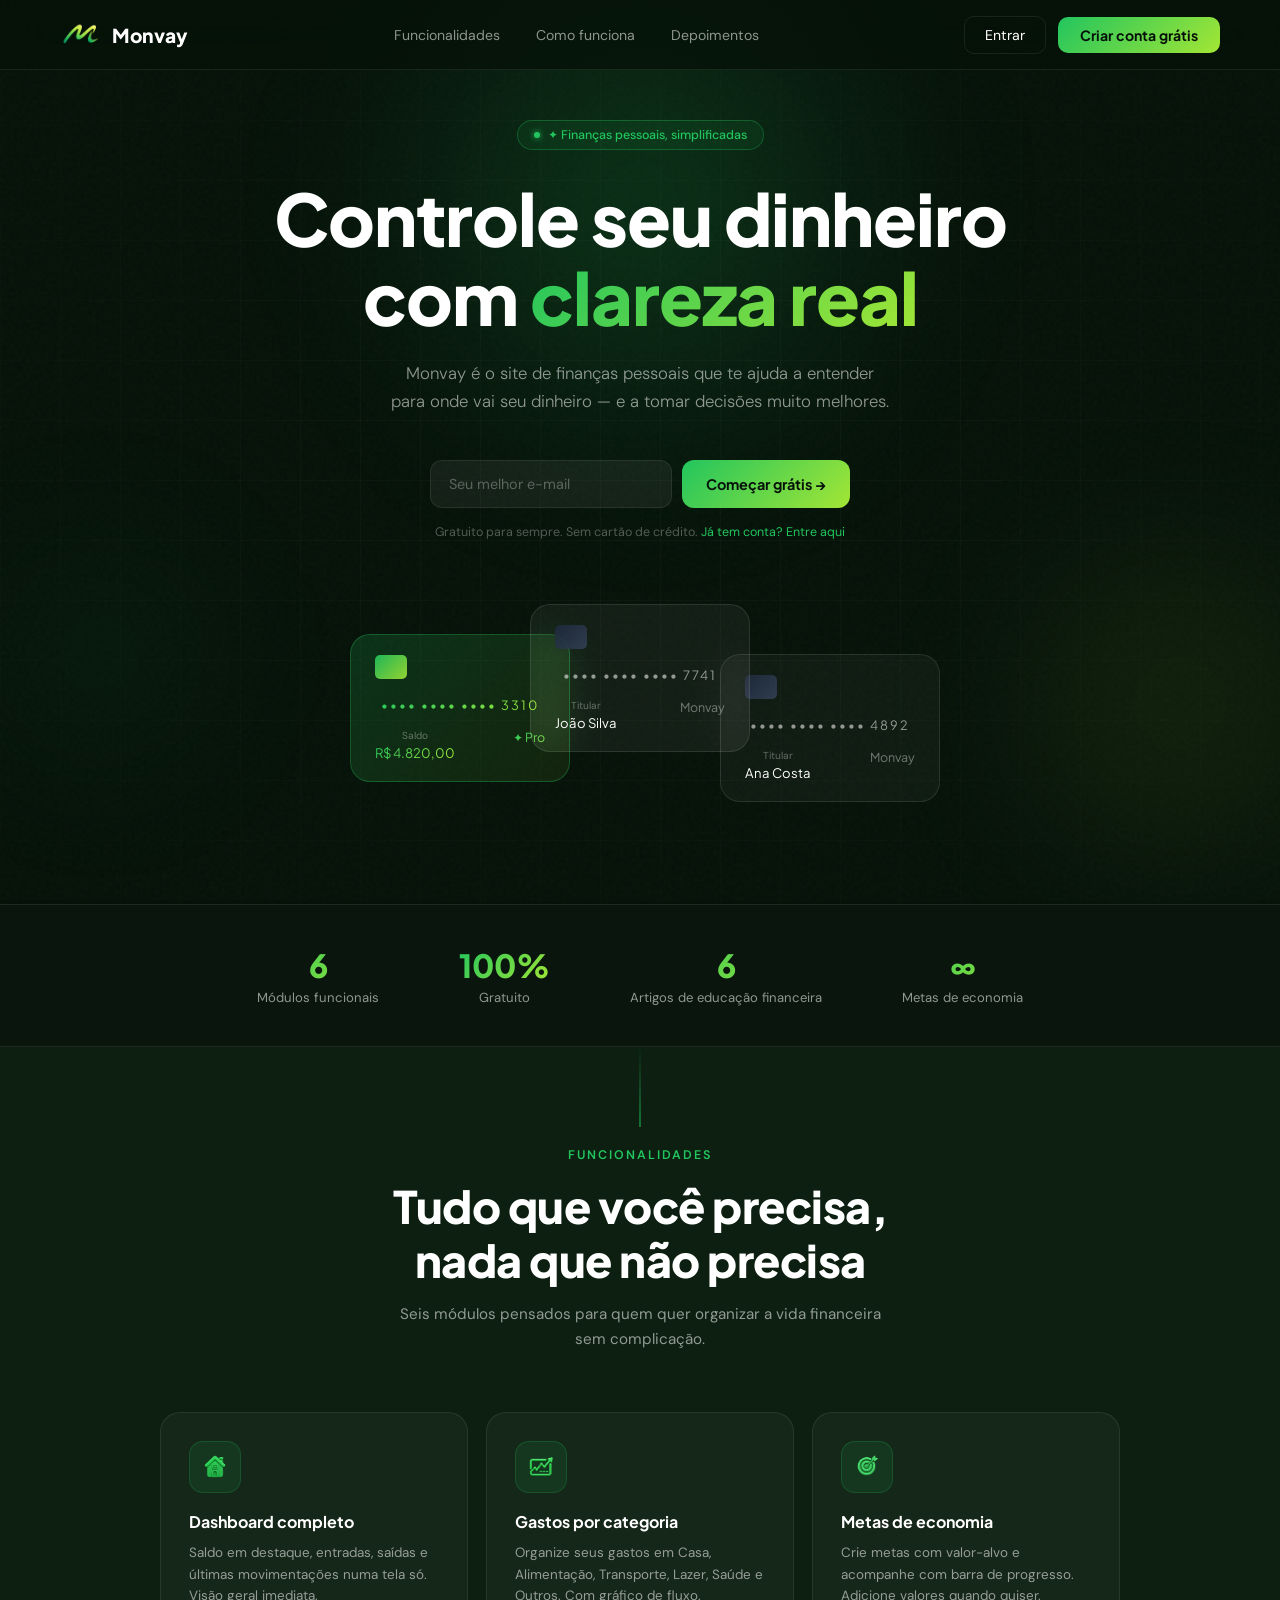
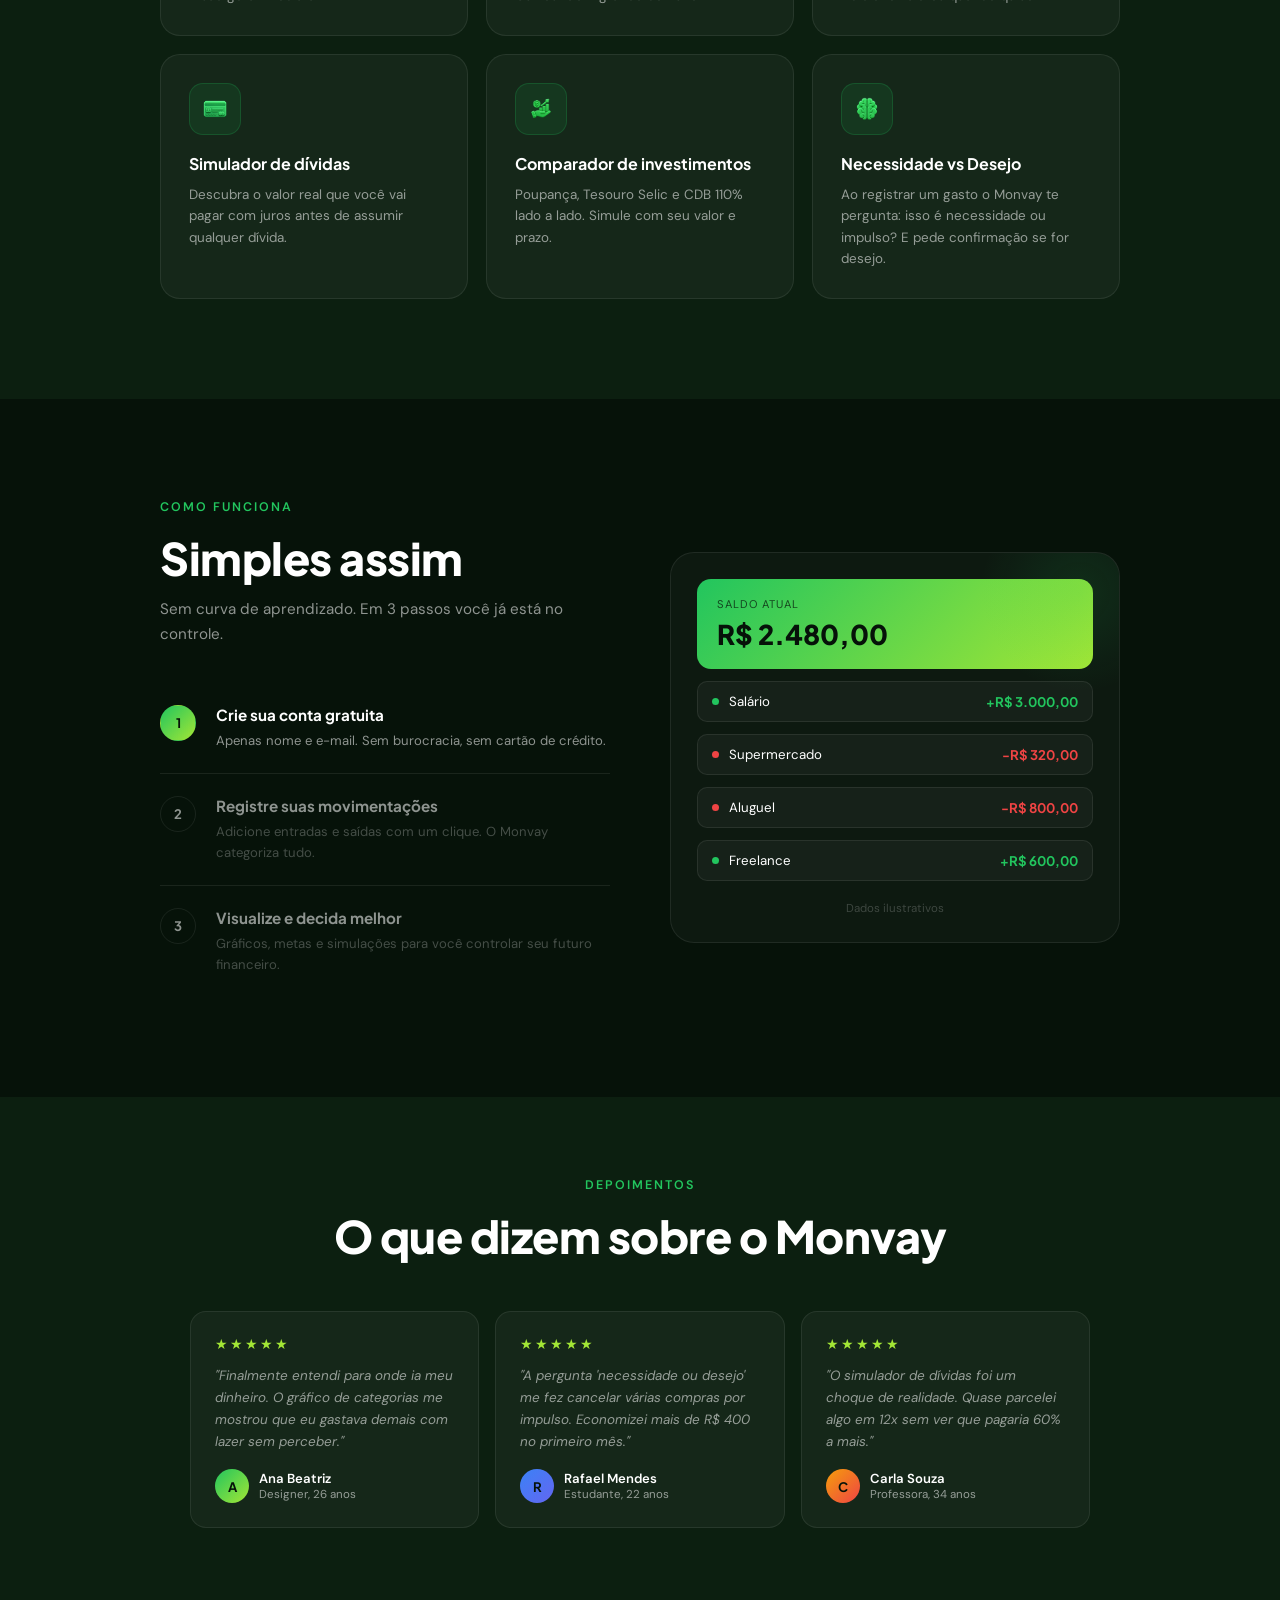
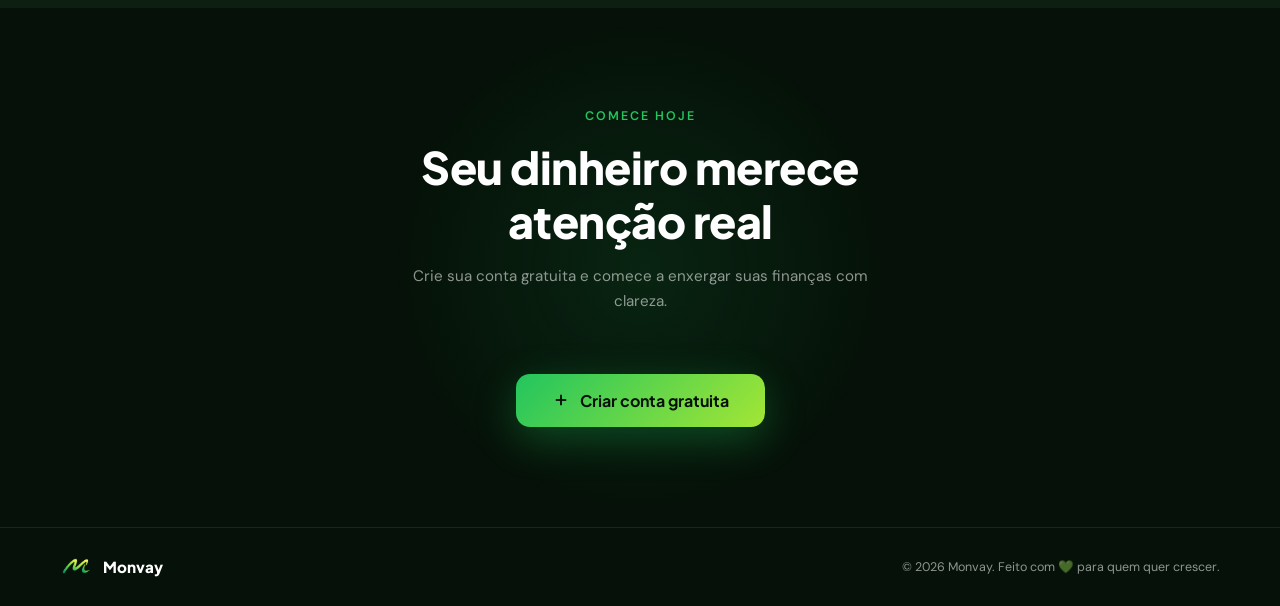
<file: landing (5).html>
<!DOCTYPE html>
<html lang="pt-BR">
<head>
  <meta charset="UTF-8">
  <meta name="viewport" content="width=device-width, initial-scale=1.0">
  <title>Monvay — Finanças que fazem sentido</title>
  <link rel="icon" type="image/png" sizes="32x32" href="logo.png">
  <link rel="apple-touch-icon" sizes="180x180" href="logo.png">
  <link rel="manifest" href="manifest.json">
  <meta name="theme-color" content="#060D0A">
  <meta name="mobile-web-app-capable" content="yes">
  <meta name="apple-mobile-web-app-capable" content="yes">
  <meta name="apple-mobile-web-app-title" content="Monvay">
  <link rel="apple-touch-icon" href="logo.png">
  <link rel="preconnect" href="https://fonts.googleapis.com">
  <link href="https://fonts.googleapis.com/css2?family=Plus+Jakarta+Sans:wght@400;500;600;700;800&family=DM+Sans:ital,opsz,wght@0,9..40,300;0,9..40,400;0,9..40,500;1,9..40,300&display=swap" rel="stylesheet">
  <style>
    :root {
      --p: #22C55E;
      --p2: #A3E635;
      --grad: linear-gradient(135deg, #22C55E 0%, #A3E635 100%);
      --dark: #061209;
      --dark2: #0C1F10;
      --surface: rgba(255,255,255,0.04);
      --border: rgba(255,255,255,0.08);
      --white: #FFFFFF;
      --muted: rgba(255,255,255,0.55);
      --font-h: 'Plus Jakarta Sans', sans-serif;
      --font-b: 'DM Sans', sans-serif;
    }
    *, *::before, *::after { margin:0; padding:0; box-sizing:border-box; }
    html { scroll-behavior: smooth; }
    body { background: var(--dark); color: var(--white); font-family: var(--font-b); overflow-x: hidden; }
    body::before {
      content: '';
      position: fixed; inset: 0;
      background-image: url("data:image/svg+xml,%3Csvg viewBox='0 0 256 256' xmlns='http://www.w3.org/2000/svg'%3E%3Cfilter id='n'%3E%3CfeTurbulence type='fractalNoise' baseFrequency='0.9' numOctaves='4' stitchTiles='stitch'/%3E%3C/filter%3E%3Crect width='100%25' height='100%25' filter='url(%23n)' opacity='1'/%3E%3C/svg%3E");
      opacity: 0.03; pointer-events: none; z-index: 0;
    }

    /* NAV */
    nav {
      position: fixed; top: 0; left: 0; right: 0; z-index: 100;
      display: flex; align-items: center; justify-content: space-between;
      padding: 0 60px; height: 70px;
      background: rgba(6,18,9,0.75); backdrop-filter: blur(20px);
      border-bottom: 1px solid var(--border);
    }
    .nav-logo {
      display: flex; align-items: center; gap: 10px;
      font-family: var(--font-h); font-weight: 800; font-size: 1.2rem;
      text-decoration: none; color: var(--white);
    }
    .nav-logo-icon {
      height: 28px; width: auto; background: none; border-radius: 0;
      display: flex; align-items: center; justify-content: center;
    }
    .nav-links { display: flex; align-items: center; gap: 36px; list-style: none; }
    .nav-links a { color: var(--muted); text-decoration: none; font-size: 0.88rem; transition: color 0.2s; }
    .nav-links a:hover { color: var(--white); }
    .nav-cta { display: flex; gap: 12px; align-items: center; }
    .btn-ghost {
      padding: 9px 20px; border-radius: 10px; border: 1px solid var(--border);
      background: transparent; color: var(--white); font-family: var(--font-b);
      font-size: 0.88rem; cursor: pointer; transition: all 0.2s; text-decoration: none;
    }
    .btn-ghost:hover { border-color: var(--p); color: var(--p); }
    .btn-solid {
      padding: 9px 22px; border-radius: 10px; border: none; background: var(--grad);
      color: #061209; font-family: var(--font-h); font-weight: 700; font-size: 0.88rem;
      cursor: pointer; transition: opacity 0.2s, transform 0.15s; text-decoration: none;
    }
    .btn-solid:hover { opacity: 0.88; transform: translateY(-1px); }

    /* HERO */
    .hero {
      position: relative; min-height: 100vh;
      display: flex; align-items: center; justify-content: center;
      text-align: center; padding: 120px 24px 80px; overflow: hidden;
    }
    .hero-bg { position: absolute; inset: 0; z-index: 0; }
    .hero-bg-circle { position: absolute; border-radius: 50%; filter: blur(80px); }
    .hero-bg-circle.c1 {
      width: 600px; height: 600px;
      background: radial-gradient(circle, rgba(34,197,94,0.22) 0%, transparent 70%);
      top: -100px; left: 50%; transform: translateX(-50%);
    }
    .hero-bg-circle.c2 {
      width: 400px; height: 400px;
      background: radial-gradient(circle, rgba(163,230,53,0.12) 0%, transparent 70%);
      bottom: 0; right: -100px;
    }
    .hero-bg-circle.c3 {
      width: 300px; height: 300px;
      background: radial-gradient(circle, rgba(34,197,94,0.08) 0%, transparent 70%);
      bottom: 100px; left: -50px;
    }
    .hero-grid {
      position: absolute; inset: 0;
      background-image: linear-gradient(rgba(255,255,255,0.025) 1px, transparent 1px), linear-gradient(90deg, rgba(255,255,255,0.025) 1px, transparent 1px);
      background-size: 60px 60px;
      mask-image: radial-gradient(ellipse 80% 80% at 50% 50%, black 30%, transparent 100%);
    }
    .hero-content { position: relative; z-index: 2; max-width: 780px; }
    .hero-badge {
      display: inline-flex; align-items: center; gap: 8px;
      padding: 6px 16px; border-radius: 99px;
      border: 1px solid rgba(34,197,94,0.3); background: rgba(34,197,94,0.08);
      font-size: 0.78rem; color: var(--p); font-weight: 500; margin-bottom: 28px;
      animation: fadeUp 0.6s ease both;
    }
    .hero-badge::before {
      content: ''; width: 6px; height: 6px; border-radius: 50%;
      background: var(--p); box-shadow: 0 0 6px var(--p);
    }
    .hero-title {
      font-family: var(--font-h); font-size: clamp(2.6rem, 6vw, 4.5rem); font-weight: 800;
      line-height: 1.1; letter-spacing: -1px; margin-bottom: 24px;
      animation: fadeUp 0.6s 0.1s ease both;
    }
    .hero-title .hl { background: var(--grad); -webkit-background-clip: text; -webkit-text-fill-color: transparent; background-clip: text; }
    .hero-sub {
      font-size: 1.05rem; color: var(--muted); line-height: 1.65;
      max-width: 500px; margin: 0 auto 44px; font-weight: 300;
      animation: fadeUp 0.6s 0.2s ease both;
    }
    .hero-form {
      display: flex; gap: 10px; max-width: 420px; margin: 0 auto 16px;
      animation: fadeUp 0.6s 0.3s ease both; width: 100%;
    }
    .hero-form input {
      flex: 1; min-width: 0; background: rgba(255,255,255,0.06); border: 1px solid var(--border);
      border-radius: 12px; padding: 14px 18px; color: var(--white);
      font-family: var(--font-b); font-size: 0.9rem; outline: none; transition: border-color 0.2s;
      box-sizing: border-box;
    }
    .hero-form input:focus { border-color: rgba(34,197,94,0.5); }
    .hero-form input::placeholder { color: rgba(255,255,255,0.3); }
    .hero-form .btn-solid { padding: 14px 24px; font-size: 0.9rem; border-radius: 12px; white-space: nowrap; }
    .hero-note { font-size: 0.78rem; color: rgba(255,255,255,0.3); animation: fadeUp 0.6s 0.4s ease both; }
    .hero-note a { color: var(--p); text-decoration: none; }

    /* Floating Cards */
    .hero-cards {
      display: flex; justify-content: center; align-items: flex-start;
      gap: 0; position: relative; margin-top: 64px; height: 220px;
      animation: fadeUp 0.8s 0.5s ease both;
    }
    .float-card {
      position: absolute; border-radius: 20px; padding: 20px 24px;
      border: 1px solid rgba(255,255,255,0.1);
      backdrop-filter: blur(20px);
    }
    .fc1 { background: rgba(255,255,255,0.05); width: 220px; top: 0; left: 50%; margin-left: -110px; z-index: 3; animation: floatA 6s ease-in-out infinite; }
    .fc2 { background: linear-gradient(135deg,rgba(34,197,94,0.18),rgba(163,230,53,0.08)); border-color: rgba(34,197,94,0.3); width: 220px; top: 30px; left: 50%; margin-left: -290px; z-index: 2; animation: floatB 6s ease-in-out infinite; }
    .fc3 { background: rgba(255,255,255,0.04); width: 220px; top: 50px; left: 50%; margin-left: 80px; z-index: 1; animation: floatC 6s ease-in-out infinite; }
    @keyframes floatA { 0%,100%{transform:rotate(-3deg) translateY(0)} 50%{transform:rotate(-3deg) translateY(-12px)} }
    @keyframes floatB { 0%,100%{transform:rotate(3deg) translateY(0)} 50%{transform:rotate(3deg) translateY(-14px)} }
    @keyframes floatC { 0%,100%{transform:rotate(7deg) translateY(0)} 50%{transform:rotate(7deg) translateY(-8px)} }
    .card-chip { width: 32px; height: 24px; background: var(--grad); border-radius: 5px; margin-bottom: 18px; opacity: 0.9; }
    .card-chip.dark { background: linear-gradient(135deg,#1e293b,#334155); }
    .card-num { font-family: var(--font-h); font-size: 0.8rem; letter-spacing: 2px; color: var(--muted); margin-bottom: 16px; }
    .card-name { font-family: var(--font-h); font-size: 0.82rem; color: var(--white); }
    .card-row { display: flex; justify-content: space-between; font-size: 0.75rem; color: var(--muted); }
    .grad-text { background: var(--grad); -webkit-background-clip: text; -webkit-text-fill-color: transparent; background-clip: text; }

    /* STATS */
    .stats-strip {
      position: relative; z-index: 2;
      border-top: 1px solid var(--border); border-bottom: 1px solid var(--border);
      background: rgba(255,255,255,0.02);
      display: flex; justify-content: center; gap: 80px; padding: 40px 24px; flex-wrap: wrap;
    }
    .stat { text-align: center; }
    .stat-val { font-family: var(--font-h); font-size: 2rem; font-weight: 800; background: var(--grad); -webkit-background-clip: text; -webkit-text-fill-color: transparent; background-clip: text; }
    .stat-label { font-size: 0.82rem; color: var(--muted); margin-top: 4px; }

    /* SECTIONS */
    .section-eyebrow { font-size: 0.78rem; text-transform: uppercase; letter-spacing: 2px; color: var(--p); font-weight: 600; margin-bottom: 16px; }
    .section-title { font-family: var(--font-h); font-size: clamp(1.8rem, 4vw, 2.8rem); font-weight: 800; line-height: 1.2; margin-bottom: 16px; letter-spacing: -0.5px; }
    .section-sub { color: var(--muted); font-size: 0.95rem; max-width: 500px; margin: 0 auto 60px; line-height: 1.65; }

    /* FEATURES */
    .why-section {
      padding: 100px 24px; text-align: center;
      background: var(--dark2); position: relative;
    }
    .why-section::before {
      content: ''; position: absolute; top: 0; left: 50%; transform: translateX(-50%);
      width: 1px; height: 80px; background: linear-gradient(to bottom, transparent, var(--p));
    }
    .features-grid { display: grid; grid-template-columns: repeat(3, 1fr); gap: 18px; max-width: 960px; margin: 0 auto; }
    .feature-card {
      background: var(--surface); border: 1px solid var(--border); border-radius: 20px; padding: 28px;
      text-align: left; transition: border-color 0.2s, transform 0.2s; position: relative; overflow: hidden;
    }
    .feature-card::after {
      content: ''; position: absolute; inset: 0;
      background: radial-gradient(circle at top left, rgba(34,197,94,0.07), transparent 60%);
      opacity: 0; transition: opacity 0.3s;
    }
    .feature-card:hover { border-color: rgba(34,197,94,0.3); transform: translateY(-4px); }
    .feature-card:hover::after { opacity: 1; }
    .feature-icon {
      width: 52px; height: 52px; border-radius: 14px;
      background: rgba(34,197,94,0.1); border: 1px solid rgba(34,197,94,0.2);
      display: flex; align-items: center; justify-content: center; margin-bottom: 18px;
      padding: 10px;
    }
    .feature-icon img {
      width: 100%; height: 100%; object-fit: contain;
    }
    .feature-title { font-family: var(--font-h); font-size: 1rem; font-weight: 700; margin-bottom: 10px; }
    .feature-desc { font-size: 0.84rem; color: var(--muted); line-height: 1.6; }

    /* HOW */
    .how-section { padding: 100px 24px; display: flex; justify-content: center; }
    .how-inner { max-width: 960px; width: 100%; display: grid; grid-template-columns: 1fr 1fr; gap: 60px; align-items: center; }
    .how-steps { display: flex; flex-direction: column; }
    .how-step { display: flex; gap: 20px; padding: 22px 0; border-bottom: 1px solid var(--border); cursor: pointer; }
    .how-step:last-child { border-bottom: none; }
    .step-num {
      width: 36px; height: 36px; border-radius: 50%; border: 1px solid var(--border);
      display: flex; align-items: center; justify-content: center;
      font-family: var(--font-h); font-size: 0.82rem; font-weight: 700;
      color: var(--muted); flex-shrink: 0; transition: all 0.2s;
    }
    .how-step.active .step-num { background: var(--grad); color: #061209; border-color: transparent; }
    .step-text h3 { font-family: var(--font-h); font-size: 0.95rem; font-weight: 700; margin-bottom: 6px; color: var(--muted); transition: color 0.2s; }
    .how-step.active .step-text h3 { color: var(--white); }
    .step-text p { font-size: 0.82rem; color: rgba(255,255,255,0.25); line-height: 1.6; transition: color 0.2s; }
    .how-step.active .step-text p { color: var(--muted); }
    .how-preview {
      background: rgba(255,255,255,0.03); border: 1px solid var(--border); border-radius: 24px;
      padding: 26px; display: flex; flex-direction: column; gap: 12px; position: relative; overflow: hidden;
    }
    .how-preview::before {
      content: ''; position: absolute; top: -60px; right: -60px;
      width: 200px; height: 200px;
      background: radial-gradient(circle, rgba(34,197,94,0.12), transparent 70%);
    }
    .preview-saldo { background: var(--grad); border-radius: 14px; padding: 18px 20px; color: #061209; }
    .preview-saldo-label { font-size: 0.7rem; opacity: 0.7; text-transform: uppercase; letter-spacing: 1px; margin-bottom: 6px; }
    .preview-saldo-val { font-family: var(--font-h); font-size: 1.7rem; font-weight: 800; }
    .preview-item {
      display: flex; align-items: center; justify-content: space-between;
      background: rgba(255,255,255,0.04); border: 1px solid var(--border);
      border-radius: 10px; padding: 11px 14px; font-size: 0.83rem;
    }
    .preview-item-left { display: flex; align-items: center; gap: 10px; }
    .preview-dot { width: 7px; height: 7px; border-radius: 50%; }
    .preview-dot.g { background: var(--p); }
    .preview-dot.r { background: #EF4444; }
    .pv-pos { color: var(--p); font-family: var(--font-h); font-weight: 700; }
    .pv-neg { color: #EF4444; font-family: var(--font-h); font-weight: 700; }

    /* TESTIM */
    .testim-section { padding: 80px 24px; background: var(--dark2); text-align: center; }
    .testim-grid { display: grid; grid-template-columns: repeat(3, 1fr); gap: 16px; max-width: 900px; margin: 48px auto 0; }
    .testim-card { background: var(--surface); border: 1px solid var(--border); border-radius: 16px; padding: 24px; text-align: left; }
    .testim-stars { color: var(--p2); font-size: 0.85rem; margin-bottom: 12px; letter-spacing: 2px; }
    .testim-text { font-size: 0.84rem; color: var(--muted); line-height: 1.65; margin-bottom: 16px; font-style: italic; }
    .testim-author { display: flex; align-items: center; gap: 10px; }
    .testim-avatar { width: 34px; height: 34px; border-radius: 50%; display: flex; align-items: center; justify-content: center; font-family: var(--font-h); font-weight: 700; font-size: 0.82rem; color: #061209; }
    .testim-name { font-size: 0.82rem; font-weight: 600; }
    .testim-role { font-size: 0.72rem; color: var(--muted); }

    /* CTA */
    .cta-section { padding: 100px 24px; text-align: center; position: relative; overflow: hidden; }
    .cta-glow { position: absolute; width: 500px; height: 500px; background: radial-gradient(circle, rgba(34,197,94,0.1), transparent 70%); top: 50%; left: 50%; transform: translate(-50%,-50%); pointer-events: none; }
    .cta-btn {
      position: relative; z-index: 1; display: inline-flex; align-items: center; gap: 10px;
      background: var(--grad); color: #061209; font-family: var(--font-h); font-weight: 700;
      font-size: 1rem; padding: 16px 36px; border-radius: 14px; border: none; cursor: pointer;
      transition: all 0.2s; text-decoration: none; box-shadow: 0 12px 40px rgba(34,197,94,0.3);
    }
    .cta-btn:hover { transform: translateY(-2px); box-shadow: 0 16px 48px rgba(34,197,94,0.42); }
    .cta-btn svg { width: 18px; height: 18px; }

    /* FOOTER */
    footer { border-top: 1px solid var(--border); padding: 28px 60px; display: flex; align-items: center; justify-content: space-between; }
    .footer-copy { font-size: 0.78rem; color: var(--muted); }

    /* AUTH MODAL */
    .auth-overlay {
      position: fixed; inset: 0; background: rgba(0,0,0,0.8);
      backdrop-filter: blur(12px); z-index: 200;
      display: flex; align-items: center; justify-content: center;
      opacity: 0; pointer-events: none; transition: opacity 0.3s;
    }
    .auth-overlay.open { opacity: 1; pointer-events: all; }
    .auth-box {
      background: #0d1f11; border: 1px solid rgba(34,197,94,0.2);
      border-radius: 24px; padding: 44px 40px; width: 100%; max-width: 420px;
      position: relative; animation: scaleIn 0.3s ease both;
    }
    @keyframes scaleIn { from{opacity:0;transform:scale(.93)} to{opacity:1;transform:scale(1)} }
    .auth-close {
      position: absolute; top: 16px; right: 16px;
      background: rgba(255,255,255,0.06); border: 1px solid var(--border);
      color: var(--muted); width: 30px; height: 30px; border-radius: 50%;
      display: flex; align-items: center; justify-content: center;
      cursor: pointer; font-size: 0.8rem; transition: all 0.2s;
    }
    .auth-close:hover { color: var(--white); background: rgba(255,255,255,0.1); }
    .auth-logo { display: flex; align-items: center; gap: 10px; font-family: var(--font-h); font-weight: 800; font-size: 1.1rem; margin-bottom: 20px; }
    .auth-logo-icon { width: 38px; height: 38px; background: none; border-radius: 0; display: flex; align-items: center; justify-content: center; }
    .auth-title { font-family: var(--font-h); font-size: 1.35rem; font-weight: 800; margin-bottom: 6px; }
    .auth-sub { font-size: 0.84rem; color: var(--muted); margin-bottom: 26px; }
    .auth-tab-row { display: flex; background: rgba(255,255,255,0.04); border-radius: 10px; padding: 4px; margin-bottom: 24px; }
    .auth-tab { flex: 1; padding: 9px; border-radius: 8px; border: none; background: transparent; color: var(--muted); font-family: var(--font-b); font-size: 0.88rem; cursor: pointer; transition: all 0.2s; }
    .auth-tab.active { background: var(--grad); color: #061209; font-weight: 600; }
    .auth-field { margin-bottom: 12px; }
    .auth-field label { display: block; font-size: 0.76rem; color: var(--muted); margin-bottom: 5px; }
    .auth-field input {
      width: 100%; background: rgba(255,255,255,0.04); border: 1px solid var(--border);
      border-radius: 10px; padding: 12px 14px; color: var(--white);
      font-family: var(--font-b); font-size: 0.9rem; outline: none; transition: border-color 0.2s;
    }
    .auth-field input:focus { border-color: rgba(34,197,94,0.5); }
    .auth-field input::placeholder { color: rgba(255,255,255,0.2); }
    .auth-submit {
      width: 100%; padding: 14px; background: var(--grad); color: #061209;
      border: none; border-radius: 12px; font-family: var(--font-h); font-weight: 700;
      font-size: 0.95rem; cursor: pointer; margin-top: 8px; transition: opacity 0.2s, transform 0.15s;
    }
    .auth-submit:hover { opacity: 0.88; transform: translateY(-1px); }
    .auth-error { font-size: 0.8rem; color: #EF4444; margin-top: 10px; text-align: center; display: none; }
    .auth-success-area { text-align: center; padding: 10px 0; }
    .success-check { width: 60px; height: 60px; border-radius: 50%; background: var(--grad); display: flex; align-items: center; justify-content: center; font-size: 1.5rem; margin: 0 auto 16px; }
    .auth-success-area h3 { font-family: var(--font-h); font-size: 1.1rem; margin-bottom: 8px; }
    .auth-success-area p { font-size: 0.84rem; color: var(--muted); margin-bottom: 20px; }

    /* UTILS */
    @keyframes fadeUp { from{opacity:0;transform:translateY(20px)} to{opacity:1;transform:translateY(0)} }

    /* RESPONSIVE */
    /* ─── TABLET (≤900px) ─────────────────────────────── */
    @media(max-width:900px){
      nav { padding: 0 20px; }
      .nav-links { display: none; }
      .features-grid { grid-template-columns: 1fr 1fr; }
      .how-inner { grid-template-columns: 1fr; }
      .how-preview { display: none; }
      .testim-grid { grid-template-columns: 1fr 1fr; }
      footer { flex-direction: column; gap: 12px; text-align: center; padding: 24px; }
    }

    /* ─── MOBILE (≤600px) ─────────────────────────────── */
    @media(max-width:600px){
      body { overflow-x: hidden; }

      /* ── Nav ── */
      nav {
        padding: 0 16px;
        height: 58px;
      }
      .nav-cta { gap: 8px; }
      .btn-ghost {
        padding: 8px 14px;
        font-size: 0.82rem;
      }
      .btn-solid {
        padding: 8px 14px;
        font-size: 0.82rem;
        white-space: nowrap;
      }

      /* ── Hero ── */
      .hero {
        padding: 80px 20px 48px;
        min-height: 100svh;
        align-items: center;
        justify-content: flex-start;
        text-align: left;
      }
      .hero-content {
        width: 100%;
        max-width: 100%;
      }
      .hero-bg-circle.c1 {
        width: 280px; height: 280px;
        opacity: 0.6;
        top: -60px;
      }
      .hero-bg-circle.c2,
      .hero-bg-circle.c3 { display: none; }
      .hero-grid {
        background-size: 40px 40px;
        opacity: 0.5;
      }
      .hero-badge {
        font-size: 0.72rem;
        padding: 5px 12px;
        margin-bottom: 18px;
      }
      .hero-title {
        font-size: clamp(1.9rem, 8.5vw, 2.4rem);
        letter-spacing: -0.5px;
        margin-bottom: 14px;
        line-height: 1.12;
      }
      .hero-sub {
        font-size: 0.88rem;
        margin-bottom: 24px;
        max-width: 100%;
        text-align: left;
      }

      /* Form: input acima, botão abaixo — largura total */
      .hero-form {
        flex-direction: column;
        gap: 10px;
        max-width: 100%;
        width: 100%;
        margin-left: 0;
        margin-right: 0;
        margin-bottom: 12px;
      }
      .hero-form input {
        width: 100%;
        min-width: 0;
        padding: 14px 16px;
        border-radius: 12px;
        font-size: 1rem; /* evita zoom iOS */
        background: rgba(255,255,255,0.07);
        border: 1px solid rgba(255,255,255,0.12);
        box-sizing: border-box;
      }
      .hero-form .btn-solid {
        width: 100%;
        padding: 15px 20px;
        border-radius: 12px;
        font-size: 1rem;
        text-align: center;
        box-shadow: 0 8px 28px rgba(34,197,94,0.28);
        box-sizing: border-box;
      }
      .hero-note {
        font-size: 0.75rem;
        text-align: left;
      }

      /* Cards flutuantes — controlados por JS (applyCardLayout) */

      /* ── Stats ── */
      .stats-strip {
        display: grid;
        grid-template-columns: 1fr 1fr;
        gap: 0;
        padding: 0;
      }
      .stat {
        padding: 24px 16px;
        border-right: 1px solid var(--border);
        border-bottom: 1px solid var(--border);
      }
      .stat:nth-child(even) { border-right: none; }
      .stat:nth-child(3),
      .stat:nth-child(4) { border-bottom: none; }
      .stat-val { font-size: 1.7rem; }
      .stat-label { font-size: 0.75rem; }

      /* ── Features ── */
      .why-section { padding: 64px 20px; }
      .why-section::before { display: none; }
      .features-grid {
        grid-template-columns: 1fr;
        gap: 12px;
      }
      .feature-card { padding: 22px 20px; }
      .feature-icon { width: 44px; height: 44px; margin-bottom: 14px; }
      .feature-title { font-size: 0.95rem; }
      .feature-desc { font-size: 0.83rem; }

      /* ── How ── */
      .how-section { padding: 64px 20px; }
      .how-step { gap: 16px; padding: 18px 0; }
      .step-num { width: 32px; height: 32px; font-size: 0.78rem; flex-shrink: 0; }
      .step-text h3 { font-size: 0.9rem; }
      .step-text p { font-size: 0.8rem; }

      /* ── Section headers ── */
      .section-title {
        font-size: clamp(1.55rem, 6.5vw, 2rem);
        letter-spacing: -0.3px;
      }
      .section-sub {
        font-size: 0.88rem;
        max-width: 100%;
        margin-bottom: 36px;
      }
      .section-eyebrow { font-size: 0.72rem; }

      /* ── Testimonials ── */
      .testim-section { padding: 64px 20px; }
      .testim-grid {
        grid-template-columns: 1fr;
        gap: 12px;
        margin-top: 36px;
      }
      .testim-card { padding: 20px; }
      .testim-text { font-size: 0.83rem; }

      /* ── CTA section ── */
      .cta-section { padding: 72px 20px; }
      .cta-btn {
        width: 100%;
        max-width: 340px;
        justify-content: center;
        font-size: 1rem;
        padding: 16px 28px;
        border-radius: 14px;
        box-shadow: 0 10px 36px rgba(34,197,94,0.32);
      }
      .cta-glow {
        width: 280px;
        height: 280px;
      }

      /* ── Auth modal — bottom sheet ── */
      .auth-overlay { align-items: flex-end; }
      .auth-box {
        margin: 0;
        padding: 32px 20px calc(32px + env(safe-area-inset-bottom));
        border-radius: 24px 24px 0 0;
        max-width: 100%;
        width: 100%;
        max-height: 92svh;
        overflow-y: auto;
      }
      .auth-title { font-size: 1.15rem; }
      .auth-sub { font-size: 0.82rem; }
      .auth-submit { font-size: 0.95rem; padding: 14px; }
      /* Evita zoom automático no iOS */
      .auth-field input,
      .hero-form input { font-size: 1rem; }
    }

    /* ─── MOBILE PEQUENO (≤390px) ────────────────────────── */
    @media(max-width:390px){
      .hero-title { font-size: 1.85rem; }
      .hero-sub { font-size: 0.85rem; }
      /* Esconde "Entrar" no nav — só mostra "Criar conta" */
      .btn-ghost { display: none; }
      .btn-solid { padding: 9px 18px; }
      .stat-val { font-size: 1.45rem; }
      .cta-btn { font-size: 0.92rem; padding: 14px 20px; }
    }
  </style>
</head>
<body>

<!-- NAV -->
<nav>
  <a href="#" class="nav-logo">
    <img src="logo.png" alt="Monvay" style="height:28px;width:auto;display:block;">
    Monvay
  </a>
  <ul class="nav-links">
    <li><a href="#features">Funcionalidades</a></li>
    <li><a href="#how">Como funciona</a></li>
    <li><a href="#depoimentos">Depoimentos</a></li>
  </ul>
  <div class="nav-cta">
    <button class="btn-ghost" onclick="window.location.href='auth.html'">Entrar</button>
    <button class="btn-solid" onclick="window.location.href='auth.html?modo=cadastro'">Criar conta grátis</button>
  </div>
</nav>

<!-- HERO -->
<section class="hero">
  <div class="hero-bg">
    <div class="hero-bg-circle c1"></div>
    <div class="hero-bg-circle c2"></div>
    <div class="hero-bg-circle c3"></div>
  </div>
  <div class="hero-grid"></div>

  <div class="hero-content">
    <div class="hero-badge">✦ Finanças pessoais, simplificadas</div>
    <h1 class="hero-title">
      Controle seu dinheiro<br>com <span class="hl">clareza real</span>
    </h1>
    <p class="hero-sub">
      Monvay é o site de finanças pessoais que te ajuda a entender para onde vai seu dinheiro — e a tomar decisões muito melhores.
    </p>
    <div class="hero-form">
      <input type="email" id="hero-email" placeholder="Seu melhor e-mail">
      <button class="btn-solid" onclick="window.location.href='auth.html?modo=cadastro'">Começar grátis →</button>
    </div>
    <p class="hero-note">Gratuito para sempre. Sem cartão de crédito. <a href="#" onclick="window.location.href='auth.html';return false;">Já tem conta? Entre aqui</a></p>

    <!-- hero-cards: layout controlado por JS para mobile/desktop -->
    <div class="hero-cards" id="hero-cards-wrap">
      <div class="float-card fc3">
        <div class="card-chip dark"></div>
        <div class="card-num">•••• •••• •••• 4892</div>
        <div class="card-row">
          <div><div style="font-size:.63rem;color:rgba(255,255,255,.35);margin-bottom:2px">Titular</div><div class="card-name">Ana Costa</div></div>
          <div style="font-family:var(--font-h);font-size:.78rem;color:rgba(255,255,255,.4)">Monvay</div>
        </div>
      </div>
      <div class="float-card fc1">
        <div class="card-chip dark" style="background:linear-gradient(135deg,#1e293b,#475569)"></div>
        <div class="card-num">•••• •••• •••• 7741</div>
        <div class="card-row">
          <div><div style="font-size:.63rem;color:rgba(255,255,255,.35);margin-bottom:2px">Titular</div><div class="card-name">João Silva</div></div>
          <div style="font-family:var(--font-h);font-size:.78rem;color:rgba(255,255,255,.4)">Monvay</div>
        </div>
      </div>
      <div class="float-card fc2">
        <div class="card-chip"></div>
        <div class="card-num grad-text">•••• •••• •••• 3310</div>
        <div class="card-row">
          <div><div style="font-size:.63rem;color:rgba(255,255,255,.35);margin-bottom:2px">Saldo</div><div class="card-name grad-text">R$ 4.820,00</div></div>
          <div class="grad-text" style="font-family:var(--font-h);font-size:.78rem">✦ Pro</div>
        </div>
      </div>
    </div>
    <script>
    (function() {
      function applyCardLayout() {
        var wrap = document.getElementById('hero-cards-wrap');
        var fc1  = wrap.querySelector('.fc1');
        var fc2  = wrap.querySelector('.fc2');
        var fc3  = wrap.querySelector('.fc3');
        var isMobile = window.innerWidth <= 600;

        if (isMobile) {
          // Container
          wrap.style.cssText = 'position:relative;width:100%;height:145px;margin-top:28px;overflow:visible;';

          // Estilos base de todos os cards — animation:none para parar floatA/B/C do desktop
          var baseCard = 'position:absolute;width:110px;padding:8px 10px;border-radius:11px;border:1px solid rgba(255,255,255,0.1);backdrop-filter:blur(20px);top:10px;left:calc(50% - 55px);animation:none;';

          // fc3 — fundo, esquerda
          fc3.style.cssText = baseCard + 'background:rgba(255,255,255,0.04);z-index:1;opacity:0.5;transform:rotate(-12deg) translateX(-34px) translateY(8px);';
          fc3.style.display = 'block';

          // fc1 — meio, direita
          fc1.style.cssText = baseCard + 'background:rgba(255,255,255,0.05);z-index:2;opacity:0.78;transform:rotate(8deg) translateX(34px) translateY(2px);';

          // fc2 — frente, centro
          fc2.style.cssText = baseCard + 'background:linear-gradient(135deg,rgba(34,197,94,0.18),rgba(163,230,53,0.08));border-color:rgba(34,197,94,0.3);z-index:3;opacity:1;transform:rotate(-2deg) translateY(0);';

          // Textos internos menores
          wrap.querySelectorAll('.card-chip').forEach(function(el){ el.style.cssText='width:20px;height:14px;background:linear-gradient(135deg,#22C55E,#A3E635);border-radius:3px;margin-bottom:7px;opacity:0.9;'; });
          wrap.querySelectorAll('.card-chip.dark').forEach(function(el){ el.style.cssText='width:20px;height:14px;background:linear-gradient(135deg,#1e293b,#334155);border-radius:3px;margin-bottom:7px;'; });
          wrap.querySelectorAll('.card-num').forEach(function(el){ el.style.cssText='font-size:0.55rem;letter-spacing:1px;margin-bottom:7px;color:rgba(255,255,255,0.55);'; });
          wrap.querySelectorAll('.card-name').forEach(function(el){ el.style.cssText='font-size:0.62rem;color:#fff;'; });
          wrap.querySelectorAll('.card-row').forEach(function(el){ el.style.cssText='display:flex;justify-content:space-between;font-size:0.58rem;color:rgba(255,255,255,0.55);'; });

        } else {
          // Desktop — reseta estilos inline
          wrap.style.cssText = '';
          [fc1, fc2, fc3].forEach(function(el){ el.style.cssText = ''; });
          wrap.querySelectorAll('.card-chip,.card-num,.card-name,.card-row').forEach(function(el){ el.style.cssText=''; });
        }
      }

      document.addEventListener('DOMContentLoaded', applyCardLayout);
      window.addEventListener('resize', applyCardLayout);
    })();
    </script>
  </div>
</section>

<!-- STATS -->
<div class="stats-strip">
  <div class="stat"><div class="stat-val">6</div><div class="stat-label">Módulos funcionais</div></div>
  <div class="stat"><div class="stat-val">100%</div><div class="stat-label">Gratuito</div></div>
  <div class="stat"><div class="stat-val">6</div><div class="stat-label">Artigos de educação financeira</div></div>
  <div class="stat"><div class="stat-val">∞</div><div class="stat-label">Metas de economia</div></div>
</div>

<!-- FEATURES -->
<section class="why-section" id="features">
  <div class="section-eyebrow">Funcionalidades</div>
  <h2 class="section-title">Tudo que você precisa,<br>nada que não precisa</h2>
  <p class="section-sub">Seis módulos pensados para quem quer organizar a vida financeira sem complicação.</p>

  <div class="features-grid">
    <div class="feature-card"><div class="feature-icon"><img src="icone-casa-propria.png" alt="Dashboard"></div><div class="feature-title">Dashboard completo</div><div class="feature-desc">Saldo em destaque, entradas, saídas e últimas movimentações numa tela só. Visão geral imediata.</div></div>
    <div class="feature-card"><div class="feature-icon"><img src="icone-grafico-02.png" alt="Gastos"></div><div class="feature-title">Gastos por categoria</div><div class="feature-desc">Organize seus gastos em Casa, Alimentação, Transporte, Lazer, Saúde e Outros. Com gráfico de fluxo.</div></div>
    <div class="feature-card"><div class="feature-icon"><img src="icone-meta.png" alt="Metas"></div><div class="feature-title">Metas de economia</div><div class="feature-desc">Crie metas com valor-alvo e acompanhe com barra de progresso. Adicione valores quando quiser.</div></div>
    <div class="feature-card"><div class="feature-icon"><img src="icone-cartao-01.png" alt="Dívidas"></div><div class="feature-title">Simulador de dívidas</div><div class="feature-desc">Descubra o valor real que você vai pagar com juros antes de assumir qualquer dívida.</div></div>
    <div class="feature-card"><div class="feature-icon"><img src="icone-investimento.png" alt="Investimentos"></div><div class="feature-title">Comparador de investimentos</div><div class="feature-desc">Poupança, Tesouro Selic e CDB 110% lado a lado. Simule com seu valor e prazo.</div></div>
    <div class="feature-card"><div class="feature-icon"><img src="icone-cerebro.png" alt="Necessidade vs Desejo"></div><div class="feature-title">Necessidade vs Desejo</div><div class="feature-desc">Ao registrar um gasto o Monvay te pergunta: isso é necessidade ou impulso? E pede confirmação se for desejo.</div></div>
  </div>
</section>

<!-- HOW IT WORKS -->
<section class="how-section" id="how">
  <div class="how-inner">
    <div>
      <div class="section-eyebrow" style="text-align:left">Como funciona</div>
      <h2 class="section-title" style="text-align:left;margin-bottom:12px">Simples assim</h2>
      <p class="section-sub" style="text-align:left;margin:0 0 36px">Sem curva de aprendizado. Em 3 passos você já está no controle.</p>
      <div class="how-steps">
        <div class="how-step active" onclick="setStep(this)">
          <div class="step-num">1</div>
          <div class="step-text"><h3>Crie sua conta gratuita</h3><p>Apenas nome e e-mail. Sem burocracia, sem cartão de crédito.</p></div>
        </div>
        <div class="how-step" onclick="setStep(this)">
          <div class="step-num">2</div>
          <div class="step-text"><h3>Registre suas movimentações</h3><p>Adicione entradas e saídas com um clique. O Monvay categoriza tudo.</p></div>
        </div>
        <div class="how-step" onclick="setStep(this)">
          <div class="step-num">3</div>
          <div class="step-text"><h3>Visualize e decida melhor</h3><p>Gráficos, metas e simulações para você controlar seu futuro financeiro.</p></div>
        </div>
      </div>
    </div>
    <div class="how-preview">
      <div class="preview-saldo"><div class="preview-saldo-label">Saldo atual</div><div class="preview-saldo-val">R$ 2.480,00</div></div>
      <div class="preview-item"><div class="preview-item-left"><div class="preview-dot g"></div><span>Salário</span></div><span class="pv-pos">+R$ 3.000,00</span></div>
      <div class="preview-item"><div class="preview-item-left"><div class="preview-dot r"></div><span>Supermercado</span></div><span class="pv-neg">-R$ 320,00</span></div>
      <div class="preview-item"><div class="preview-item-left"><div class="preview-dot r"></div><span>Aluguel</span></div><span class="pv-neg">-R$ 800,00</span></div>
      <div class="preview-item"><div class="preview-item-left"><div class="preview-dot g"></div><span>Freelance</span></div><span class="pv-pos">+R$ 600,00</span></div>
      <div style="font-size:.72rem;color:rgba(255,255,255,.2);text-align:center;margin-top:auto;padding-top:8px">Dados ilustrativos</div>
    </div>
  </div>
</section>

<!-- DEPOIMENTOS -->
<section class="testim-section" id="depoimentos">
  <div class="section-eyebrow">Depoimentos</div>
  <h2 class="section-title">O que dizem sobre o Monvay</h2>
  <div class="testim-grid">
    <div class="testim-card">
      <div class="testim-stars">★★★★★</div>
      <p class="testim-text">"Finalmente entendi para onde ia meu dinheiro. O gráfico de categorias me mostrou que eu gastava demais com lazer sem perceber."</p>
      <div class="testim-author">
        <div class="testim-avatar" style="background:linear-gradient(135deg,#22C55E,#A3E635)">A</div>
        <div><div class="testim-name">Ana Beatriz</div><div class="testim-role">Designer, 26 anos</div></div>
      </div>
    </div>
    <div class="testim-card">
      <div class="testim-stars">★★★★★</div>
      <p class="testim-text">"A pergunta 'necessidade ou desejo' me fez cancelar várias compras por impulso. Economizei mais de R$ 400 no primeiro mês."</p>
      <div class="testim-author">
        <div class="testim-avatar" style="background:linear-gradient(135deg,#3B82F6,#6366F1)">R</div>
        <div><div class="testim-name">Rafael Mendes</div><div class="testim-role">Estudante, 22 anos</div></div>
      </div>
    </div>
    <div class="testim-card">
      <div class="testim-stars">★★★★★</div>
      <p class="testim-text">"O simulador de dívidas foi um choque de realidade. Quase parcelei algo em 12x sem ver que pagaria 60% a mais."</p>
      <div class="testim-author">
        <div class="testim-avatar" style="background:linear-gradient(135deg,#F59E0B,#EF4444)">C</div>
        <div><div class="testim-name">Carla Souza</div><div class="testim-role">Professora, 34 anos</div></div>
      </div>
    </div>
  </div>
</section>

<!-- CTA FINAL -->
<section class="cta-section">
  <div class="cta-glow"></div>
  <div class="section-eyebrow" style="position:relative;z-index:1">Comece hoje</div>
  <h2 class="section-title" style="position:relative;z-index:1">Seu dinheiro merece<br>atenção real</h2>
  <p class="section-sub" style="position:relative;z-index:1">Crie sua conta gratuita e comece a enxergar suas finanças com clareza.</p>
  <a href="#" class="cta-btn" onclick="window.location.href='auth.html?modo=cadastro';return false;">
    <svg viewBox="0 0 24 24" fill="none" stroke="currentColor" stroke-width="2.5"><line x1="12" y1="5" x2="12" y2="19"/><line x1="5" y1="12" x2="19" y2="12"/></svg>
    Criar conta gratuita
  </a>
</section>

<!-- FOOTER -->
<footer>
  <div class="nav-logo" style="font-size:.95rem">
    <img src="logo.png" alt="Monvay" style="height:22px;width:auto;display:block;">
    Monvay
  </div>
  <div class="footer-copy">© 2026 Monvay. Feito com 💚 para quem quer crescer.</div>
</footer>

<!-- AUTH MODAL -->
<div class="auth-overlay" id="auth-overlay" onclick="if(event.target===this)closeAuth()">
  <div class="auth-box">
    <button class="auth-close" onclick="closeAuth()">✕</button>

    <div id="auth-form-area">
      <div class="auth-logo">
        <img src="logo.png" alt="Monvay" style="height:26px;width:auto;display:block;">
        Monvay
      </div>
      <h2 class="auth-title" id="auth-title">Criar conta</h2>
      <p class="auth-sub" id="auth-sub">Grátis para sempre. Sem cartão.</p>

      <div class="auth-tab-row">
        <button class="auth-tab active" id="tab-signup" onclick="switchTab('signup')">Criar conta</button>
        <button class="auth-tab" id="tab-login" onclick="switchTab('login')">Entrar</button>
      </div>

      <div id="signup-fields">
        <div class="auth-field">
          <label>Seu nome</label>
          <input type="text" id="auth-name" placeholder="Como podemos te chamar?">
        </div>
      </div>

      <div class="auth-field">
        <label>E-mail</label>
        <input type="email" id="auth-email" placeholder="seu@email.com">
      </div>
      <div class="auth-field">
        <label>Senha</label>
        <div style="position:relative">
          <input type="password" id="auth-password" placeholder="Mínimo 6 caracteres" style="padding-right:44px;width:100%;box-sizing:border-box">
          <button type="button" onclick="toggleSenha()" id="btn-toggle-senha" style="position:absolute;right:12px;top:50%;transform:translateY(-50%);background:none;border:none;cursor:pointer;color:var(--gray);padding:0;display:flex;align-items:center" title="Mostrar senha">
            <svg id="icon-eye-show" viewBox="0 0 24 24" fill="none" stroke="currentColor" stroke-width="2" style="width:18px;height:18px"><path d="M1 12s4-8 11-8 11 8 11 8-4 8-11 8-11-8-11-8z"/><circle cx="12" cy="12" r="3"/></svg>
            <svg id="icon-eye-hide" viewBox="0 0 24 24" fill="none" stroke="currentColor" stroke-width="2" style="width:18px;height:18px;display:none"><path d="M17.94 17.94A10.07 10.07 0 0112 20c-7 0-11-8-11-8a18.45 18.45 0 015.06-5.94M9.9 4.24A9.12 9.12 0 0112 4c7 0 11 8 11 8a18.5 18.5 0 01-2.16 3.19m-6.72-1.07a3 3 0 11-4.24-4.24"/><line x1="1" y1="1" x2="23" y2="23"/></svg>
          </button>
        </div>
      </div>
      <script>
      function toggleSenha() {
        const input = document.getElementById('auth-password');
        const eyeShow = document.getElementById('icon-eye-show');
        const eyeHide = document.getElementById('icon-eye-hide');
        if (input.type === 'password') {
          input.type = 'text';
          eyeShow.style.display = 'none';
          eyeHide.style.display = 'block';
        } else {
          input.type = 'password';
          eyeShow.style.display = 'block';
          eyeHide.style.display = 'none';
        }
      }
      </script>

      <div class="auth-error" id="auth-error"></div>
      <button class="auth-submit" id="auth-submit" onclick="handleAuth()">Criar minha conta →</button>
    </div>

    <div id="auth-success-area" class="auth-success-area" style="display:none">
      <div class="success-check">✓</div>
      <h3 id="success-title">Conta criada!</h3>
      <p id="success-msg">Bem-vindo ao Monvay.</p>
      <button class="auth-submit" onclick="goToDashboard()">Entrar no Dashboard →</button>
    </div>
  </div>
</div>

<script>
  let currentTab = 'signup';

  function openAuth(tab) {
    switchTab(tab);
    document.getElementById('auth-form-area').style.display = 'block';
    document.getElementById('auth-success-area').style.display = 'none';
    document.getElementById('auth-error').style.display = 'none';
    document.getElementById('auth-overlay').classList.add('open');
  }

  function openAuthWithEmail() {
    const email = document.getElementById('hero-email').value;
    openAuth('signup');
    if (email) document.getElementById('auth-email').value = email;
  }

  function closeAuth() {
    document.getElementById('auth-overlay').classList.remove('open');
  }

  function switchTab(tab) {
    currentTab = tab;
    document.getElementById('tab-signup').classList.toggle('active', tab === 'signup');
    document.getElementById('tab-login').classList.toggle('active', tab === 'login');
    document.getElementById('signup-fields').style.display = tab === 'signup' ? 'block' : 'none';
    document.getElementById('auth-title').textContent  = tab === 'signup' ? 'Criar conta' : 'Bem-vindo de volta';
    document.getElementById('auth-sub').textContent    = tab === 'signup' ? 'Grátis para sempre. Sem cartão.' : 'Entre com seu e-mail e senha.';
    document.getElementById('auth-submit').textContent = tab === 'signup' ? 'Criar minha conta →' : 'Entrar →';
    document.getElementById('auth-error').style.display = 'none';
  }

  function handleAuth() {
    const email    = document.getElementById('auth-email').value.trim();
    const password = document.getElementById('auth-password').value;
    const name     = document.getElementById('auth-name').value.trim();
    const errEl    = document.getElementById('auth-error');

    const showErr = (msg) => { errEl.textContent = msg; errEl.style.display = 'block'; };

    if (!email || !password || (currentTab === 'signup' && !name)) { showErr('Preencha todos os campos.'); return; }
    if (!email.includes('@')) { showErr('Digite um e-mail válido.'); return; }
    if (password.length < 6) { showErr('A senha precisa ter pelo menos 6 caracteres.'); return; }

    if (currentTab === 'login') {
      const stored = JSON.parse(localStorage.getItem('monvy_user') || 'null');
      if (!stored || stored.email !== email || stored.password !== password) { showErr('E-mail ou senha incorretos.'); return; }
      localStorage.setItem('monvy_logged', JSON.stringify({ name: stored.name, email }));
      showSuccess('Bem-vindo de volta! 👋', `Olá, ${stored.name}! Redirecionando...`);
    } else {
      localStorage.setItem('monvy_user', JSON.stringify({ name, email, password }));
      localStorage.setItem('monvy_logged', JSON.stringify({ name, email }));
      showSuccess('Conta criada com sucesso! 🎉', `Olá, ${name}! Preparando seu dashboard...`);
    }
  }

  function showSuccess(title, msg) {
    document.getElementById('auth-form-area').style.display = 'none';
    document.getElementById('auth-success-area').style.display = 'block';
    document.getElementById('success-title').textContent = title;
    document.getElementById('success-msg').textContent   = msg;
    setTimeout(goToDashboard, 2200);
  }

  function goToDashboard() { window.location.href = 'index.html'; }

  // Usuário logado é redirecionado apenas ao clicar em Entrar/Criar conta
  // (removido auto-redirect que causava loop)

  function setStep(el) {
    document.querySelectorAll('.how-step').forEach(s => s.classList.remove('active'));
    el.classList.add('active');
  }
</script>
</body>
</html>
</file>
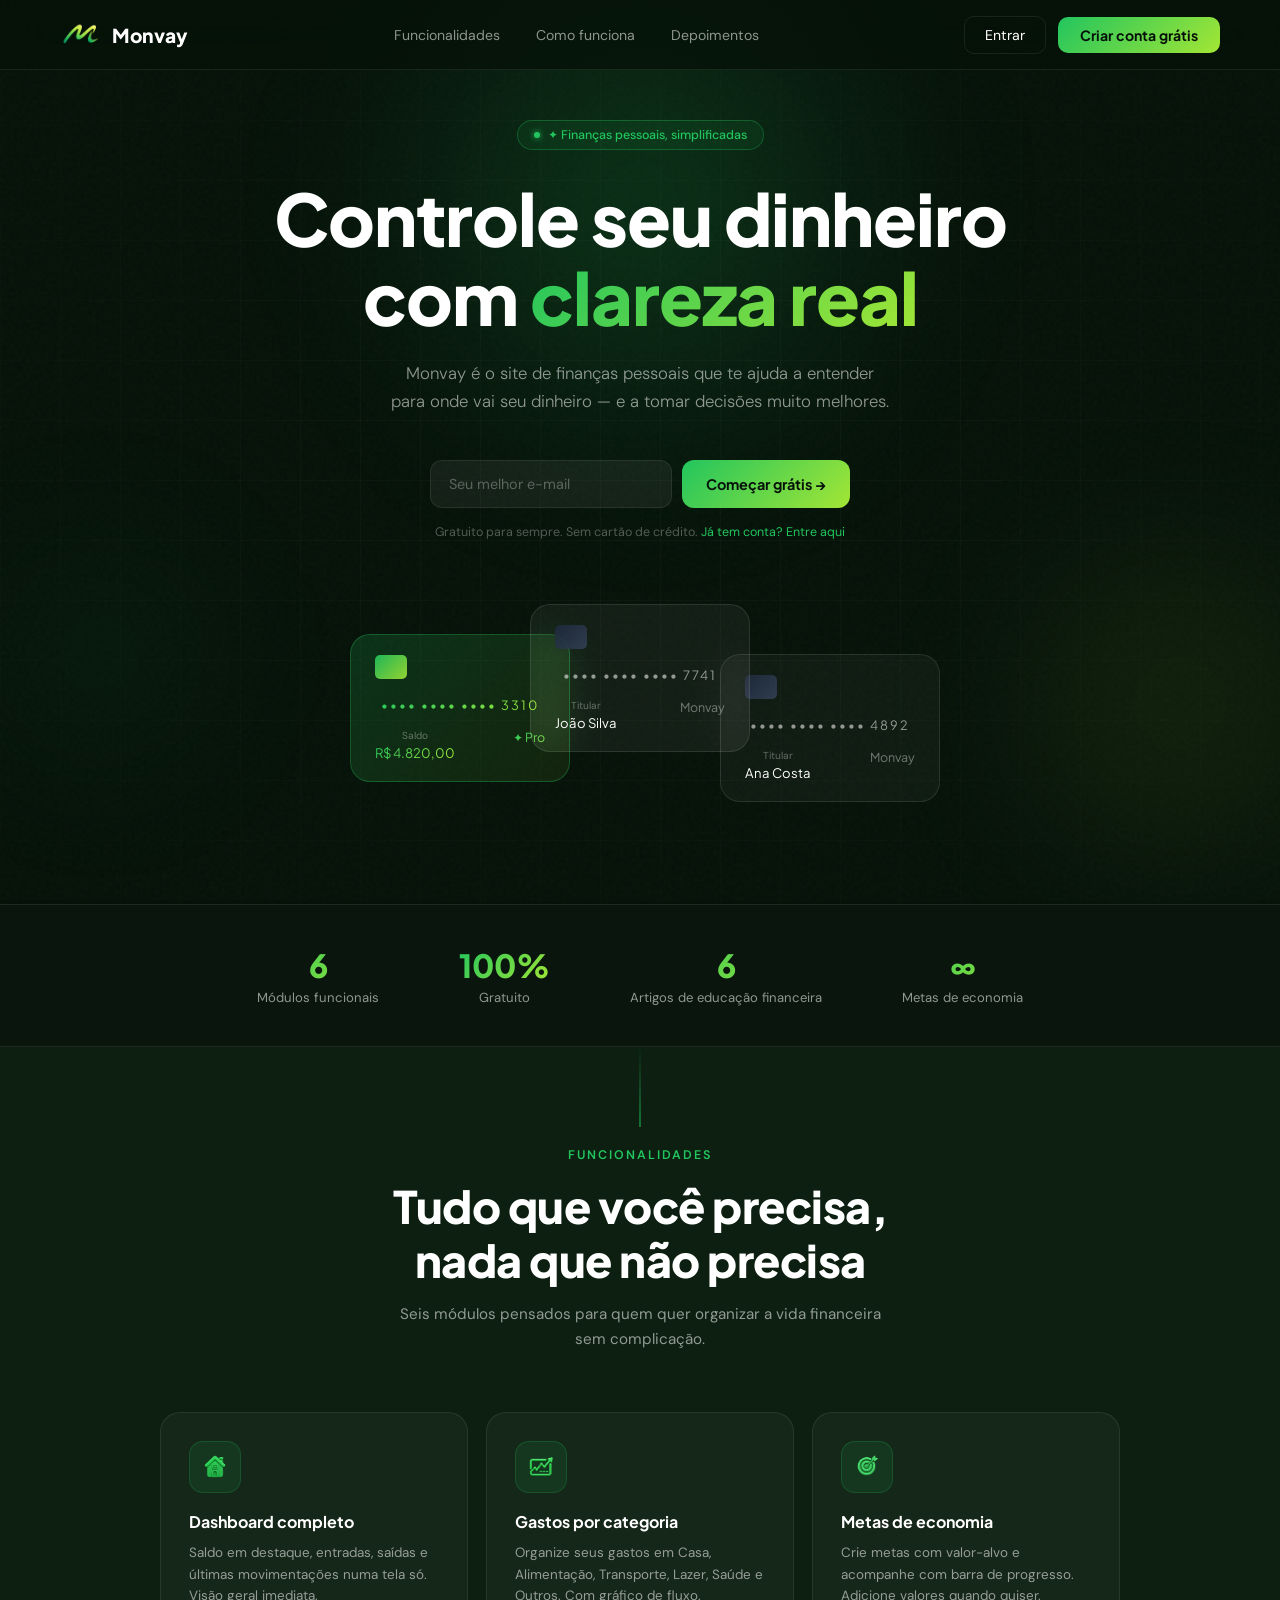
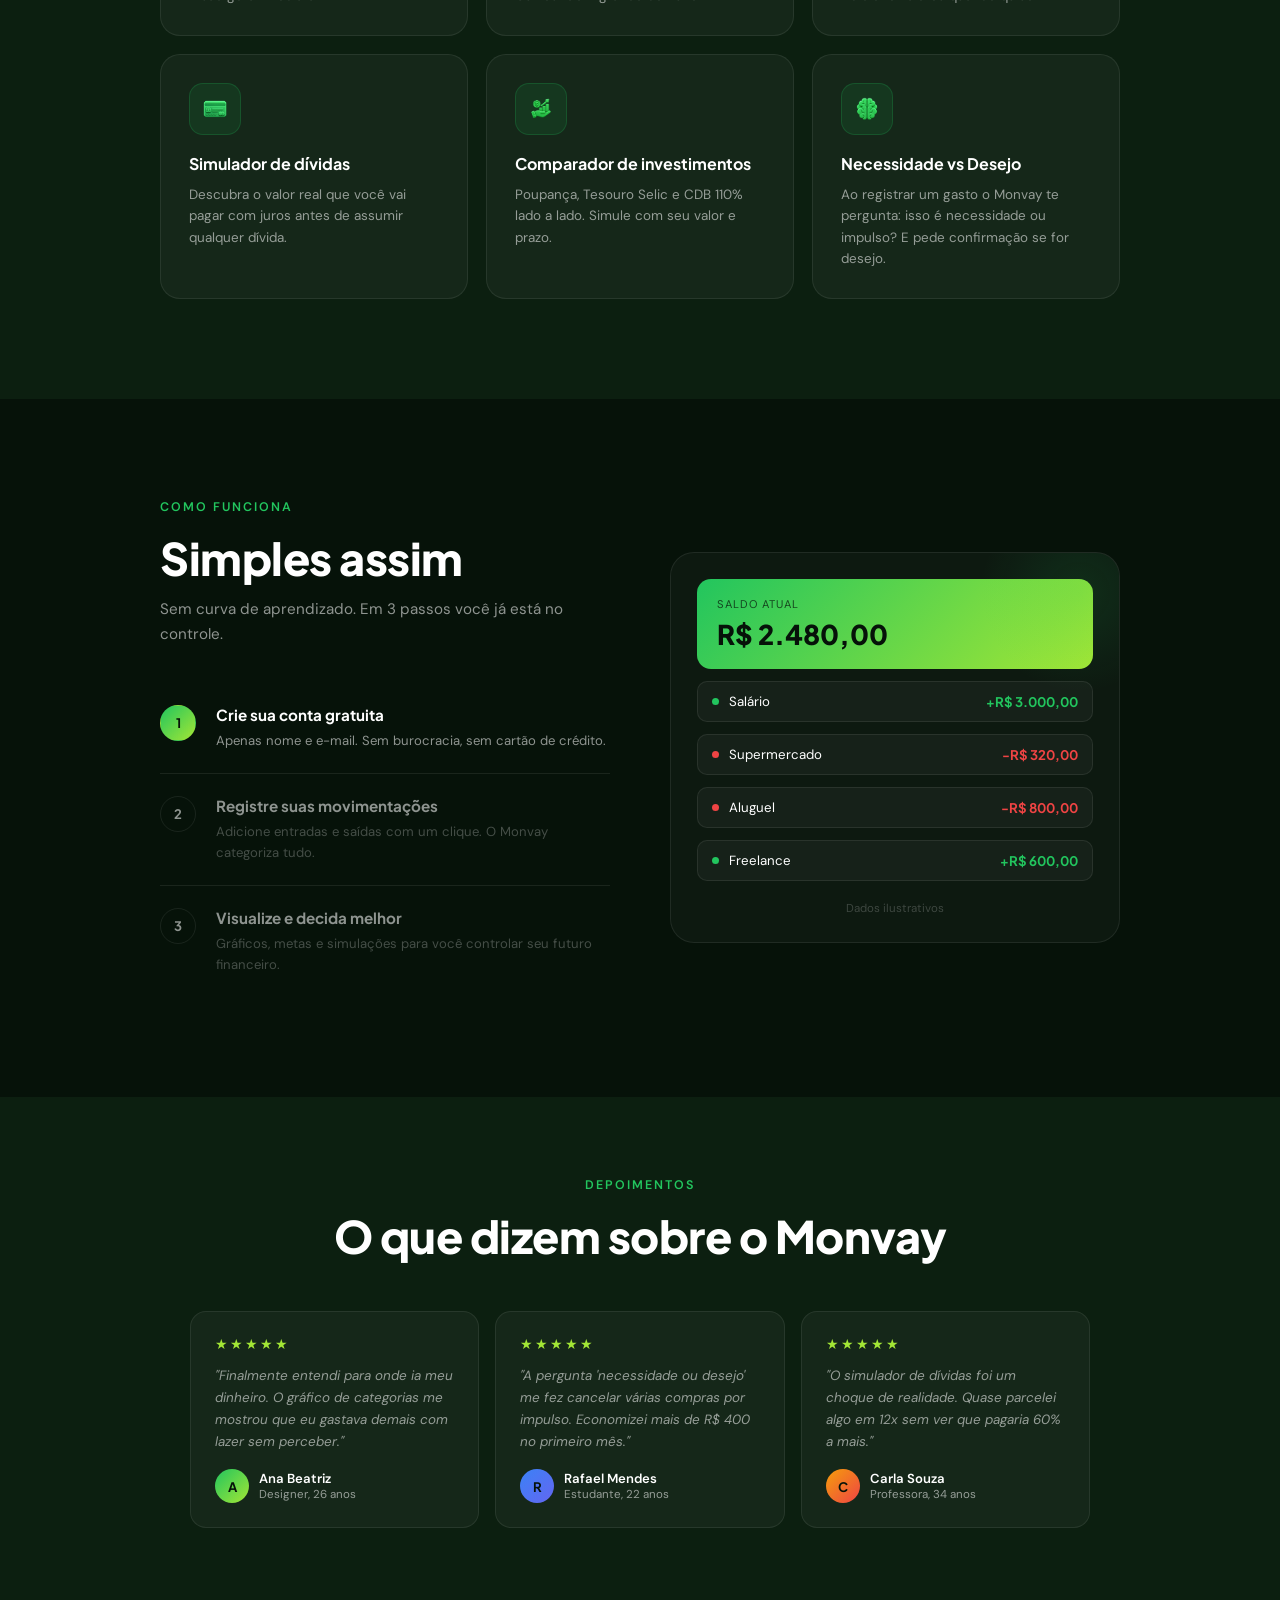
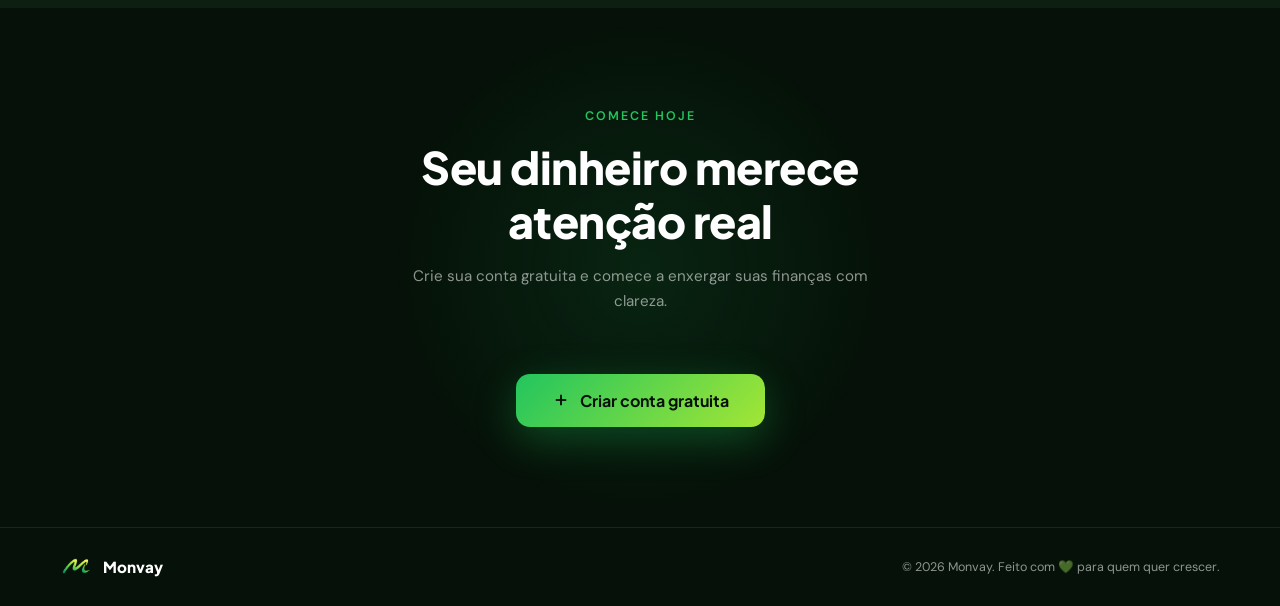
<file: landing (6).html>
<!DOCTYPE html>
<html lang="pt-BR">
<head>
  <meta charset="UTF-8">
  <meta name="viewport" content="width=device-width, initial-scale=1.0">
  <title>Monvay — Finanças que fazem sentido</title>
  <link rel="icon" type="image/png" sizes="32x32" href="logo.png">
  <link rel="apple-touch-icon" sizes="180x180" href="logo.png">
  <link rel="manifest" href="manifest.json">
  <meta name="theme-color" content="#060D0A">
  <meta name="mobile-web-app-capable" content="yes">
  <meta name="apple-mobile-web-app-capable" content="yes">
  <meta name="apple-mobile-web-app-title" content="Monvay">
  <link rel="apple-touch-icon" href="logo.png">
  <link rel="preconnect" href="https://fonts.googleapis.com">
  <link href="https://fonts.googleapis.com/css2?family=Plus+Jakarta+Sans:wght@400;500;600;700;800&family=DM+Sans:ital,opsz,wght@0,9..40,300;0,9..40,400;0,9..40,500;1,9..40,300&display=swap" rel="stylesheet">
  <style>
    :root {
      --p: #22C55E;
      --p2: #A3E635;
      --grad: linear-gradient(135deg, #22C55E 0%, #A3E635 100%);
      --dark: #061209;
      --dark2: #0C1F10;
      --surface: rgba(255,255,255,0.04);
      --border: rgba(255,255,255,0.08);
      --white: #FFFFFF;
      --muted: rgba(255,255,255,0.55);
      --font-h: 'Plus Jakarta Sans', sans-serif;
      --font-b: 'DM Sans', sans-serif;
    }
    *, *::before, *::after { margin:0; padding:0; box-sizing:border-box; }
    html { scroll-behavior: smooth; }
    body { background: var(--dark); color: var(--white); font-family: var(--font-b); overflow-x: hidden; }
    body::before {
      content: '';
      position: fixed; inset: 0;
      background-image: url("data:image/svg+xml,%3Csvg viewBox='0 0 256 256' xmlns='http://www.w3.org/2000/svg'%3E%3Cfilter id='n'%3E%3CfeTurbulence type='fractalNoise' baseFrequency='0.9' numOctaves='4' stitchTiles='stitch'/%3E%3C/filter%3E%3Crect width='100%25' height='100%25' filter='url(%23n)' opacity='1'/%3E%3C/svg%3E");
      opacity: 0.03; pointer-events: none; z-index: 0;
    }

    /* NAV */
    nav {
      position: fixed; top: 0; left: 0; right: 0; z-index: 100;
      display: flex; align-items: center; justify-content: space-between;
      padding: 0 60px; height: 70px;
      background: rgba(6,18,9,0.75); backdrop-filter: blur(20px);
      border-bottom: 1px solid var(--border);
    }
    .nav-logo {
      display: flex; align-items: center; gap: 10px;
      font-family: var(--font-h); font-weight: 800; font-size: 1.2rem;
      text-decoration: none; color: var(--white);
    }
    .nav-logo-icon {
      height: 28px; width: auto; background: none; border-radius: 0;
      display: flex; align-items: center; justify-content: center;
    }
    .nav-links { display: flex; align-items: center; gap: 36px; list-style: none; }
    .nav-links a { color: var(--muted); text-decoration: none; font-size: 0.88rem; transition: color 0.2s; }
    .nav-links a:hover { color: var(--white); }
    .nav-cta { display: flex; gap: 12px; align-items: center; }
    .btn-ghost {
      padding: 9px 20px; border-radius: 10px; border: 1px solid var(--border);
      background: transparent; color: var(--white); font-family: var(--font-b);
      font-size: 0.88rem; cursor: pointer; transition: all 0.2s; text-decoration: none;
    }
    .btn-ghost:hover { border-color: var(--p); color: var(--p); }
    .btn-solid {
      padding: 9px 22px; border-radius: 10px; border: none; background: var(--grad);
      color: #061209; font-family: var(--font-h); font-weight: 700; font-size: 0.88rem;
      cursor: pointer; transition: opacity 0.2s, transform 0.15s; text-decoration: none;
    }
    .btn-solid:hover { opacity: 0.88; transform: translateY(-1px); }

    /* HERO */
    .hero {
      position: relative; min-height: 100vh;
      display: flex; align-items: center; justify-content: center;
      text-align: center; padding: 120px 24px 80px; overflow: hidden;
    }
    .hero-bg { position: absolute; inset: 0; z-index: 0; }
    .hero-bg-circle { position: absolute; border-radius: 50%; filter: blur(80px); }
    .hero-bg-circle.c1 {
      width: 600px; height: 600px;
      background: radial-gradient(circle, rgba(34,197,94,0.22) 0%, transparent 70%);
      top: -100px; left: 50%; transform: translateX(-50%);
    }
    .hero-bg-circle.c2 {
      width: 400px; height: 400px;
      background: radial-gradient(circle, rgba(163,230,53,0.12) 0%, transparent 70%);
      bottom: 0; right: -100px;
    }
    .hero-bg-circle.c3 {
      width: 300px; height: 300px;
      background: radial-gradient(circle, rgba(34,197,94,0.08) 0%, transparent 70%);
      bottom: 100px; left: -50px;
    }
    .hero-grid {
      position: absolute; inset: 0;
      background-image: linear-gradient(rgba(255,255,255,0.025) 1px, transparent 1px), linear-gradient(90deg, rgba(255,255,255,0.025) 1px, transparent 1px);
      background-size: 60px 60px;
      mask-image: radial-gradient(ellipse 80% 80% at 50% 50%, black 30%, transparent 100%);
    }
    .hero-content { position: relative; z-index: 2; max-width: 780px; }
    .hero-badge {
      display: inline-flex; align-items: center; gap: 8px;
      padding: 6px 16px; border-radius: 99px;
      border: 1px solid rgba(34,197,94,0.3); background: rgba(34,197,94,0.08);
      font-size: 0.78rem; color: var(--p); font-weight: 500; margin-bottom: 28px;
      animation: fadeUp 0.6s ease both;
    }
    .hero-badge::before {
      content: ''; width: 6px; height: 6px; border-radius: 50%;
      background: var(--p); box-shadow: 0 0 6px var(--p);
    }
    .hero-title {
      font-family: var(--font-h); font-size: clamp(2.6rem, 6vw, 4.5rem); font-weight: 800;
      line-height: 1.1; letter-spacing: -1px; margin-bottom: 24px;
      animation: fadeUp 0.6s 0.1s ease both;
    }
    .hero-title .hl { background: var(--grad); -webkit-background-clip: text; -webkit-text-fill-color: transparent; background-clip: text; }
    .hero-sub {
      font-size: 1.05rem; color: var(--muted); line-height: 1.65;
      max-width: 500px; margin: 0 auto 44px; font-weight: 300;
      animation: fadeUp 0.6s 0.2s ease both;
    }
    .hero-form {
      display: flex; gap: 10px; max-width: 420px; margin: 0 auto 16px;
      animation: fadeUp 0.6s 0.3s ease both; width: 100%;
    }
    .hero-form input {
      flex: 1; min-width: 0; background: rgba(255,255,255,0.06); border: 1px solid var(--border);
      border-radius: 12px; padding: 14px 18px; color: var(--white);
      font-family: var(--font-b); font-size: 0.9rem; outline: none; transition: border-color 0.2s;
      box-sizing: border-box;
    }
    .hero-form input:focus { border-color: rgba(34,197,94,0.5); }
    .hero-form input::placeholder { color: rgba(255,255,255,0.3); }
    .hero-form .btn-solid { padding: 14px 24px; font-size: 0.9rem; border-radius: 12px; white-space: nowrap; }
    .hero-note { font-size: 0.78rem; color: rgba(255,255,255,0.3); animation: fadeUp 0.6s 0.4s ease both; }
    .hero-note a { color: var(--p); text-decoration: none; }

    /* Floating Cards */
    .hero-cards {
      display: flex; justify-content: center; align-items: flex-start;
      gap: 0; position: relative; margin-top: 64px; height: 220px;
      animation: fadeUp 0.8s 0.5s ease both;
    }
    .float-card {
      position: absolute; border-radius: 20px; padding: 20px 24px;
      border: 1px solid rgba(255,255,255,0.1);
      backdrop-filter: blur(20px);
    }
    .fc1 { background: rgba(255,255,255,0.05); width: 220px; top: 0; left: 50%; margin-left: -110px; z-index: 3; animation: floatA 6s ease-in-out infinite; }
    .fc2 { background: linear-gradient(135deg,rgba(34,197,94,0.18),rgba(163,230,53,0.08)); border-color: rgba(34,197,94,0.3); width: 220px; top: 30px; left: 50%; margin-left: -290px; z-index: 2; animation: floatB 6s ease-in-out infinite; }
    .fc3 { background: rgba(255,255,255,0.04); width: 220px; top: 50px; left: 50%; margin-left: 80px; z-index: 1; animation: floatC 6s ease-in-out infinite; }
    @keyframes floatA { 0%,100%{transform:rotate(-3deg) translateY(0)} 50%{transform:rotate(-3deg) translateY(-12px)} }
    @keyframes floatB { 0%,100%{transform:rotate(3deg) translateY(0)} 50%{transform:rotate(3deg) translateY(-14px)} }
    @keyframes floatC { 0%,100%{transform:rotate(7deg) translateY(0)} 50%{transform:rotate(7deg) translateY(-8px)} }
    .card-chip { width: 32px; height: 24px; background: var(--grad); border-radius: 5px; margin-bottom: 18px; opacity: 0.9; }
    .card-chip.dark { background: linear-gradient(135deg,#1e293b,#334155); }
    .card-num { font-family: var(--font-h); font-size: 0.8rem; letter-spacing: 2px; color: var(--muted); margin-bottom: 16px; }
    .card-name { font-family: var(--font-h); font-size: 0.82rem; color: var(--white); }
    .card-row { display: flex; justify-content: space-between; font-size: 0.75rem; color: var(--muted); }
    .grad-text { background: var(--grad); -webkit-background-clip: text; -webkit-text-fill-color: transparent; background-clip: text; }

    /* STATS */
    .stats-strip {
      position: relative; z-index: 2;
      border-top: 1px solid var(--border); border-bottom: 1px solid var(--border);
      background: rgba(255,255,255,0.02);
      display: flex; justify-content: center; gap: 80px; padding: 40px 24px; flex-wrap: wrap;
    }
    .stat { text-align: center; }
    .stat-val { font-family: var(--font-h); font-size: 2rem; font-weight: 800; background: var(--grad); -webkit-background-clip: text; -webkit-text-fill-color: transparent; background-clip: text; }
    .stat-label { font-size: 0.82rem; color: var(--muted); margin-top: 4px; }

    /* SECTIONS */
    .section-eyebrow { font-size: 0.78rem; text-transform: uppercase; letter-spacing: 2px; color: var(--p); font-weight: 600; margin-bottom: 16px; }
    .section-title { font-family: var(--font-h); font-size: clamp(1.8rem, 4vw, 2.8rem); font-weight: 800; line-height: 1.2; margin-bottom: 16px; letter-spacing: -0.5px; }
    .section-sub { color: var(--muted); font-size: 0.95rem; max-width: 500px; margin: 0 auto 60px; line-height: 1.65; }

    /* FEATURES */
    .why-section {
      padding: 100px 24px; text-align: center;
      background: var(--dark2); position: relative;
    }
    .why-section::before {
      content: ''; position: absolute; top: 0; left: 50%; transform: translateX(-50%);
      width: 1px; height: 80px; background: linear-gradient(to bottom, transparent, var(--p));
    }
    .features-grid { display: grid; grid-template-columns: repeat(3, 1fr); gap: 18px; max-width: 960px; margin: 0 auto; }
    .feature-card {
      background: var(--surface); border: 1px solid var(--border); border-radius: 20px; padding: 28px;
      text-align: left; transition: border-color 0.2s, transform 0.2s; position: relative; overflow: hidden;
    }
    .feature-card::after {
      content: ''; position: absolute; inset: 0;
      background: radial-gradient(circle at top left, rgba(34,197,94,0.07), transparent 60%);
      opacity: 0; transition: opacity 0.3s;
    }
    .feature-card:hover { border-color: rgba(34,197,94,0.3); transform: translateY(-4px); }
    .feature-card:hover::after { opacity: 1; }
    .feature-icon {
      width: 52px; height: 52px; border-radius: 14px;
      background: rgba(34,197,94,0.1); border: 1px solid rgba(34,197,94,0.2);
      display: flex; align-items: center; justify-content: center; margin-bottom: 18px;
      padding: 10px;
    }
    .feature-icon img {
      width: 100%; height: 100%; object-fit: contain;
    }
    .feature-title { font-family: var(--font-h); font-size: 1rem; font-weight: 700; margin-bottom: 10px; }
    .feature-desc { font-size: 0.84rem; color: var(--muted); line-height: 1.6; }

    /* HOW */
    .how-section { padding: 100px 24px; display: flex; justify-content: center; }
    .how-inner { max-width: 960px; width: 100%; display: grid; grid-template-columns: 1fr 1fr; gap: 60px; align-items: center; }
    .how-steps { display: flex; flex-direction: column; }
    .how-step { display: flex; gap: 20px; padding: 22px 0; border-bottom: 1px solid var(--border); cursor: pointer; }
    .how-step:last-child { border-bottom: none; }
    .step-num {
      width: 36px; height: 36px; border-radius: 50%; border: 1px solid var(--border);
      display: flex; align-items: center; justify-content: center;
      font-family: var(--font-h); font-size: 0.82rem; font-weight: 700;
      color: var(--muted); flex-shrink: 0; transition: all 0.2s;
    }
    .how-step.active .step-num { background: var(--grad); color: #061209; border-color: transparent; }
    .step-text h3 { font-family: var(--font-h); font-size: 0.95rem; font-weight: 700; margin-bottom: 6px; color: var(--muted); transition: color 0.2s; }
    .how-step.active .step-text h3 { color: var(--white); }
    .step-text p { font-size: 0.82rem; color: rgba(255,255,255,0.25); line-height: 1.6; transition: color 0.2s; }
    .how-step.active .step-text p { color: var(--muted); }
    .how-preview {
      background: rgba(255,255,255,0.03); border: 1px solid var(--border); border-radius: 24px;
      padding: 26px; display: flex; flex-direction: column; gap: 12px; position: relative; overflow: hidden;
    }
    .how-preview::before {
      content: ''; position: absolute; top: -60px; right: -60px;
      width: 200px; height: 200px;
      background: radial-gradient(circle, rgba(34,197,94,0.12), transparent 70%);
    }
    .preview-saldo { background: var(--grad); border-radius: 14px; padding: 18px 20px; color: #061209; }
    .preview-saldo-label { font-size: 0.7rem; opacity: 0.7; text-transform: uppercase; letter-spacing: 1px; margin-bottom: 6px; }
    .preview-saldo-val { font-family: var(--font-h); font-size: 1.7rem; font-weight: 800; }
    .preview-item {
      display: flex; align-items: center; justify-content: space-between;
      background: rgba(255,255,255,0.04); border: 1px solid var(--border);
      border-radius: 10px; padding: 11px 14px; font-size: 0.83rem;
    }
    .preview-item-left { display: flex; align-items: center; gap: 10px; }
    .preview-dot { width: 7px; height: 7px; border-radius: 50%; }
    .preview-dot.g { background: var(--p); }
    .preview-dot.r { background: #EF4444; }
    .pv-pos { color: var(--p); font-family: var(--font-h); font-weight: 700; }
    .pv-neg { color: #EF4444; font-family: var(--font-h); font-weight: 700; }

    /* TESTIM */
    .testim-section { padding: 80px 24px; background: var(--dark2); text-align: center; }
    .testim-grid { display: grid; grid-template-columns: repeat(3, 1fr); gap: 16px; max-width: 900px; margin: 48px auto 0; }
    .testim-card { background: var(--surface); border: 1px solid var(--border); border-radius: 16px; padding: 24px; text-align: left; }
    .testim-stars { color: var(--p2); font-size: 0.85rem; margin-bottom: 12px; letter-spacing: 2px; }
    .testim-text { font-size: 0.84rem; color: var(--muted); line-height: 1.65; margin-bottom: 16px; font-style: italic; }
    .testim-author { display: flex; align-items: center; gap: 10px; }
    .testim-avatar { width: 34px; height: 34px; border-radius: 50%; display: flex; align-items: center; justify-content: center; font-family: var(--font-h); font-weight: 700; font-size: 0.82rem; color: #061209; }
    .testim-name { font-size: 0.82rem; font-weight: 600; }
    .testim-role { font-size: 0.72rem; color: var(--muted); }

    /* CTA */
    .cta-section { padding: 100px 24px; text-align: center; position: relative; overflow: hidden; }
    .cta-glow { position: absolute; width: 500px; height: 500px; background: radial-gradient(circle, rgba(34,197,94,0.1), transparent 70%); top: 50%; left: 50%; transform: translate(-50%,-50%); pointer-events: none; }
    .cta-btn {
      position: relative; z-index: 1; display: inline-flex; align-items: center; gap: 10px;
      background: var(--grad); color: #061209; font-family: var(--font-h); font-weight: 700;
      font-size: 1rem; padding: 16px 36px; border-radius: 14px; border: none; cursor: pointer;
      transition: all 0.2s; text-decoration: none; box-shadow: 0 12px 40px rgba(34,197,94,0.3);
    }
    .cta-btn:hover { transform: translateY(-2px); box-shadow: 0 16px 48px rgba(34,197,94,0.42); }
    .cta-btn svg { width: 18px; height: 18px; }

    /* FOOTER */
    footer { border-top: 1px solid var(--border); padding: 28px 60px; display: flex; align-items: center; justify-content: space-between; }
    .footer-copy { font-size: 0.78rem; color: var(--muted); }

    /* AUTH MODAL */
    .auth-overlay {
      position: fixed; inset: 0; background: rgba(0,0,0,0.8);
      backdrop-filter: blur(12px); z-index: 200;
      display: flex; align-items: center; justify-content: center;
      opacity: 0; pointer-events: none; transition: opacity 0.3s;
    }
    .auth-overlay.open { opacity: 1; pointer-events: all; }
    .auth-box {
      background: #0d1f11; border: 1px solid rgba(34,197,94,0.2);
      border-radius: 24px; padding: 44px 40px; width: 100%; max-width: 420px;
      position: relative; animation: scaleIn 0.3s ease both;
    }
    @keyframes scaleIn { from{opacity:0;transform:scale(.93)} to{opacity:1;transform:scale(1)} }
    .auth-close {
      position: absolute; top: 16px; right: 16px;
      background: rgba(255,255,255,0.06); border: 1px solid var(--border);
      color: var(--muted); width: 30px; height: 30px; border-radius: 50%;
      display: flex; align-items: center; justify-content: center;
      cursor: pointer; font-size: 0.8rem; transition: all 0.2s;
    }
    .auth-close:hover { color: var(--white); background: rgba(255,255,255,0.1); }
    .auth-logo { display: flex; align-items: center; gap: 10px; font-family: var(--font-h); font-weight: 800; font-size: 1.1rem; margin-bottom: 20px; }
    .auth-logo-icon { width: 38px; height: 38px; background: none; border-radius: 0; display: flex; align-items: center; justify-content: center; }
    .auth-title { font-family: var(--font-h); font-size: 1.35rem; font-weight: 800; margin-bottom: 6px; }
    .auth-sub { font-size: 0.84rem; color: var(--muted); margin-bottom: 26px; }
    .auth-tab-row { display: flex; background: rgba(255,255,255,0.04); border-radius: 10px; padding: 4px; margin-bottom: 24px; }
    .auth-tab { flex: 1; padding: 9px; border-radius: 8px; border: none; background: transparent; color: var(--muted); font-family: var(--font-b); font-size: 0.88rem; cursor: pointer; transition: all 0.2s; }
    .auth-tab.active { background: var(--grad); color: #061209; font-weight: 600; }
    .auth-field { margin-bottom: 12px; }
    .auth-field label { display: block; font-size: 0.76rem; color: var(--muted); margin-bottom: 5px; }
    .auth-field input {
      width: 100%; background: rgba(255,255,255,0.04); border: 1px solid var(--border);
      border-radius: 10px; padding: 12px 14px; color: var(--white);
      font-family: var(--font-b); font-size: 0.9rem; outline: none; transition: border-color 0.2s;
    }
    .auth-field input:focus { border-color: rgba(34,197,94,0.5); }
    .auth-field input::placeholder { color: rgba(255,255,255,0.2); }
    .auth-submit {
      width: 100%; padding: 14px; background: var(--grad); color: #061209;
      border: none; border-radius: 12px; font-family: var(--font-h); font-weight: 700;
      font-size: 0.95rem; cursor: pointer; margin-top: 8px; transition: opacity 0.2s, transform 0.15s;
    }
    .auth-submit:hover { opacity: 0.88; transform: translateY(-1px); }
    .auth-error { font-size: 0.8rem; color: #EF4444; margin-top: 10px; text-align: center; display: none; }
    .auth-success-area { text-align: center; padding: 10px 0; }
    .success-check { width: 60px; height: 60px; border-radius: 50%; background: var(--grad); display: flex; align-items: center; justify-content: center; font-size: 1.5rem; margin: 0 auto 16px; }
    .auth-success-area h3 { font-family: var(--font-h); font-size: 1.1rem; margin-bottom: 8px; }
    .auth-success-area p { font-size: 0.84rem; color: var(--muted); margin-bottom: 20px; }

    /* UTILS */
    @keyframes fadeUp { from{opacity:0;transform:translateY(20px)} to{opacity:1;transform:translateY(0)} }

    /* RESPONSIVE */
    /* ─── TABLET (≤900px) ─────────────────────────────── */
    @media(max-width:900px){
      nav { padding: 0 20px; }
      .nav-links { display: none; }
      .features-grid { grid-template-columns: 1fr 1fr; }
      .how-inner { grid-template-columns: 1fr; }
      .how-preview { display: none; }
      .testim-grid { grid-template-columns: 1fr 1fr; }
      footer { flex-direction: column; gap: 12px; text-align: center; padding: 24px; }
    }

    /* ─── MOBILE (≤600px) ─────────────────────────────── */
    @media(max-width:600px){
      body { overflow-x: hidden; }

      /* ── Nav ── */
      nav {
        padding: 0 16px;
        height: 58px;
      }
      .nav-cta { gap: 8px; }
      .btn-ghost {
        padding: 8px 14px;
        font-size: 0.82rem;
      }
      .btn-solid {
        padding: 8px 14px;
        font-size: 0.82rem;
        white-space: nowrap;
      }

      /* ── Hero ── */
      .hero {
        padding: 80px 20px 48px;
        min-height: 100svh;
        align-items: center;
        justify-content: flex-start;
        text-align: left;
      }
      .hero-content {
        width: 100%;
        max-width: 100%;
      }
      .hero-bg-circle.c1 {
        width: 280px; height: 280px;
        opacity: 0.6;
        top: -60px;
      }
      .hero-bg-circle.c2,
      .hero-bg-circle.c3 { display: none; }
      .hero-grid {
        background-size: 40px 40px;
        opacity: 0.5;
      }
      .hero-badge {
        font-size: 0.72rem;
        padding: 5px 12px;
        margin-bottom: 18px;
      }
      .hero-title {
        font-size: clamp(1.9rem, 8.5vw, 2.4rem);
        letter-spacing: -0.5px;
        margin-bottom: 14px;
        line-height: 1.12;
      }
      .hero-sub {
        font-size: 0.88rem;
        margin-bottom: 24px;
        max-width: 100%;
        text-align: left;
      }

      /* Form: input acima, botão abaixo — largura total */
      .hero-form {
        flex-direction: column;
        gap: 10px;
        max-width: 100%;
        width: 100%;
        margin-left: 0;
        margin-right: 0;
        margin-bottom: 12px;
      }
      .hero-form input {
        width: 100%;
        min-width: 0;
        padding: 14px 16px;
        border-radius: 12px;
        font-size: 1rem; /* evita zoom iOS */
        background: rgba(255,255,255,0.07);
        border: 1px solid rgba(255,255,255,0.12);
        box-sizing: border-box;
      }
      .hero-form .btn-solid {
        width: 100%;
        padding: 15px 20px;
        border-radius: 12px;
        font-size: 1rem;
        text-align: center;
        box-shadow: 0 8px 28px rgba(34,197,94,0.28);
        box-sizing: border-box;
      }
      .hero-note {
        font-size: 0.75rem;
        text-align: left;
      }

      /* Cards flutuantes — controlados por JS (applyCardLayout) */

      /* ── Stats ── */
      .stats-strip {
        display: grid;
        grid-template-columns: 1fr 1fr;
        gap: 0;
        padding: 0;
      }
      .stat {
        padding: 24px 16px;
        border-right: 1px solid var(--border);
        border-bottom: 1px solid var(--border);
      }
      .stat:nth-child(even) { border-right: none; }
      .stat:nth-child(3),
      .stat:nth-child(4) { border-bottom: none; }
      .stat-val { font-size: 1.7rem; }
      .stat-label { font-size: 0.75rem; }

      /* ── Features ── */
      .why-section { padding: 64px 20px; }
      .why-section::before { display: none; }
      .features-grid {
        grid-template-columns: 1fr;
        gap: 12px;
      }
      .feature-card { padding: 22px 20px; }
      .feature-icon { width: 44px; height: 44px; margin-bottom: 14px; }
      .feature-title { font-size: 0.95rem; }
      .feature-desc { font-size: 0.83rem; }

      /* ── How ── */
      .how-section { padding: 64px 20px; }
      .how-step { gap: 16px; padding: 18px 0; }
      .step-num { width: 32px; height: 32px; font-size: 0.78rem; flex-shrink: 0; }
      .step-text h3 { font-size: 0.9rem; }
      .step-text p { font-size: 0.8rem; }

      /* ── Section headers ── */
      .section-title {
        font-size: clamp(1.55rem, 6.5vw, 2rem);
        letter-spacing: -0.3px;
      }
      .section-sub {
        font-size: 0.88rem;
        max-width: 100%;
        margin-bottom: 36px;
      }
      .section-eyebrow { font-size: 0.72rem; }

      /* ── Testimonials ── */
      .testim-section { padding: 64px 20px; }
      .testim-grid {
        grid-template-columns: 1fr;
        gap: 12px;
        margin-top: 36px;
      }
      .testim-card { padding: 20px; }
      .testim-text { font-size: 0.83rem; }

      /* ── CTA section ── */
      .cta-section { padding: 72px 20px; }
      .cta-btn {
        width: 100%;
        max-width: 340px;
        justify-content: center;
        font-size: 1rem;
        padding: 16px 28px;
        border-radius: 14px;
        box-shadow: 0 10px 36px rgba(34,197,94,0.32);
      }
      .cta-glow {
        width: 280px;
        height: 280px;
      }

      /* ── Auth modal — bottom sheet ── */
      .auth-overlay { align-items: flex-end; }
      .auth-box {
        margin: 0;
        padding: 32px 20px calc(32px + env(safe-area-inset-bottom));
        border-radius: 24px 24px 0 0;
        max-width: 100%;
        width: 100%;
        max-height: 92svh;
        overflow-y: auto;
      }
      .auth-title { font-size: 1.15rem; }
      .auth-sub { font-size: 0.82rem; }
      .auth-submit { font-size: 0.95rem; padding: 14px; }
      /* Evita zoom automático no iOS */
      .auth-field input,
      .hero-form input { font-size: 1rem; }
    }

    /* ─── MOBILE PEQUENO (≤390px) ────────────────────────── */
    @media(max-width:390px){
      .hero-title { font-size: 1.85rem; }
      .hero-sub { font-size: 0.85rem; }
      /* Esconde "Entrar" no nav — só mostra "Criar conta" */
      .btn-ghost { display: none; }
      .btn-solid { padding: 9px 18px; }
      .stat-val { font-size: 1.45rem; }
      .cta-btn { font-size: 0.92rem; padding: 14px 20px; }
    }
  </style>
</head>
<body>

<!-- NAV -->
<nav>
  <a href="#" class="nav-logo">
    <img src="logo.png" alt="Monvay" style="height:28px;width:auto;display:block;">
    Monvay
  </a>
  <ul class="nav-links">
    <li><a href="#features">Funcionalidades</a></li>
    <li><a href="#how">Como funciona</a></li>
    <li><a href="#depoimentos">Depoimentos</a></li>
  </ul>
  <div class="nav-cta">
    <button class="btn-ghost" onclick="window.location.href='auth.html'">Entrar</button>
    <button class="btn-solid" onclick="window.location.href='auth.html?modo=cadastro'">Criar conta grátis</button>
  </div>
</nav>

<!-- HERO -->
<section class="hero">
  <div class="hero-bg">
    <div class="hero-bg-circle c1"></div>
    <div class="hero-bg-circle c2"></div>
    <div class="hero-bg-circle c3"></div>
  </div>
  <div class="hero-grid"></div>

  <div class="hero-content">
    <div class="hero-badge">✦ Finanças pessoais, simplificadas</div>
    <h1 class="hero-title">
      Controle seu dinheiro<br>com <span class="hl">clareza real</span>
    </h1>
    <p class="hero-sub">
      Monvay é o site de finanças pessoais que te ajuda a entender para onde vai seu dinheiro — e a tomar decisões muito melhores.
    </p>
    <div class="hero-form">
      <input type="email" id="hero-email" placeholder="Seu melhor e-mail">
      <button class="btn-solid" onclick="window.location.href='auth.html?modo=cadastro'">Começar grátis →</button>
    </div>
    <p class="hero-note">Gratuito para sempre. Sem cartão de crédito. <a href="#" onclick="window.location.href='auth.html';return false;">Já tem conta? Entre aqui</a></p>

    <!-- hero-cards: layout controlado por JS para mobile/desktop -->
    <div class="hero-cards" id="hero-cards-wrap">
      <div class="float-card fc3">
        <div class="card-chip dark"></div>
        <div class="card-num">•••• •••• •••• 4892</div>
        <div class="card-row">
          <div><div style="font-size:.63rem;color:rgba(255,255,255,.35);margin-bottom:2px">Titular</div><div class="card-name">Ana Costa</div></div>
          <div style="font-family:var(--font-h);font-size:.78rem;color:rgba(255,255,255,.4)">Monvay</div>
        </div>
      </div>
      <div class="float-card fc1">
        <div class="card-chip dark" style="background:linear-gradient(135deg,#1e293b,#475569)"></div>
        <div class="card-num">•••• •••• •••• 7741</div>
        <div class="card-row">
          <div><div style="font-size:.63rem;color:rgba(255,255,255,.35);margin-bottom:2px">Titular</div><div class="card-name">João Silva</div></div>
          <div style="font-family:var(--font-h);font-size:.78rem;color:rgba(255,255,255,.4)">Monvay</div>
        </div>
      </div>
      <div class="float-card fc2">
        <div class="card-chip"></div>
        <div class="card-num grad-text">•••• •••• •••• 3310</div>
        <div class="card-row">
          <div><div style="font-size:.63rem;color:rgba(255,255,255,.35);margin-bottom:2px">Saldo</div><div class="card-name grad-text">R$ 4.820,00</div></div>
          <div class="grad-text" style="font-family:var(--font-h);font-size:.78rem">✦ Pro</div>
        </div>
      </div>
    </div>
    <script>
    (function() {
      function applyCardLayout() {
        var wrap = document.getElementById('hero-cards-wrap');
        var fc1  = wrap.querySelector('.fc1');
        var fc2  = wrap.querySelector('.fc2');
        var fc3  = wrap.querySelector('.fc3');
        var isMobile = window.innerWidth <= 600;

        if (isMobile) {
          // Container — altura generosa para o leque aparecer todo
          wrap.style.cssText = 'position:relative;width:100%;height:200px;margin-top:32px;overflow:visible;';

          // w = largura do card. Âncora: left:50% - w/2
          var w = 160;
          var half = w / 2;
          var baseCard = 'position:absolute;width:' + w + 'px;padding:16px 18px;border-radius:18px;border:1px solid rgba(255,255,255,0.1);backdrop-filter:blur(20px);top:0px;left:calc(50% - ' + half + 'px);animation:none;box-sizing:border-box;';

          // fc2 (verde/Pro) — frente, levemente à esquerda/centro
          fc2.style.cssText = baseCard + 'background:linear-gradient(135deg,rgba(34,197,94,0.22),rgba(163,230,53,0.10));border-color:rgba(34,197,94,0.35);z-index:3;opacity:1;transform:rotate(-4deg) translateX(-30px) translateY(0px);';

          // fc1 (João Silva) — meio, direita
          fc1.style.cssText = baseCard + 'background:rgba(255,255,255,0.06);z-index:2;opacity:0.85;transform:rotate(6deg) translateX(40px) translateY(10px);';

          // fc3 (Ana Costa) — fundo, mais à direita
          fc3.style.cssText = baseCard + 'background:rgba(255,255,255,0.03);z-index:1;opacity:0.55;transform:rotate(14deg) translateX(90px) translateY(18px);';
          fc3.style.display = 'block';

          // Textos internos — tamanho proporcional ao card
          wrap.querySelectorAll('.card-chip').forEach(function(el){ el.style.cssText='width:28px;height:20px;background:linear-gradient(135deg,#22C55E,#A3E635);border-radius:4px;margin-bottom:14px;opacity:0.9;'; });
          wrap.querySelectorAll('.card-chip.dark').forEach(function(el){ el.style.cssText='width:28px;height:20px;background:linear-gradient(135deg,#1e293b,#334155);border-radius:4px;margin-bottom:14px;'; });
          wrap.querySelectorAll('.card-num').forEach(function(el){ el.style.cssText='font-size:0.65rem;letter-spacing:2px;margin-bottom:14px;color:rgba(255,255,255,0.55);font-family:var(--font-h,sans-serif);'; });
          wrap.querySelectorAll('.card-name').forEach(function(el){ el.style.cssText='font-size:0.72rem;color:#fff;font-family:var(--font-h,sans-serif);'; });
          wrap.querySelectorAll('.card-row').forEach(function(el){ el.style.cssText='display:flex;justify-content:space-between;font-size:0.68rem;color:rgba(255,255,255,0.55);'; });

        } else {
          // Desktop — reseta estilos inline
          wrap.style.cssText = '';
          [fc1, fc2, fc3].forEach(function(el){ el.style.cssText = ''; });
          wrap.querySelectorAll('.card-chip,.card-num,.card-name,.card-row').forEach(function(el){ el.style.cssText=''; });
        }
      }

      document.addEventListener('DOMContentLoaded', applyCardLayout);
      window.addEventListener('resize', applyCardLayout);
    })();
    </script>
  </div>
</section>

<!-- STATS -->
<div class="stats-strip">
  <div class="stat"><div class="stat-val">6</div><div class="stat-label">Módulos funcionais</div></div>
  <div class="stat"><div class="stat-val">100%</div><div class="stat-label">Gratuito</div></div>
  <div class="stat"><div class="stat-val">6</div><div class="stat-label">Artigos de educação financeira</div></div>
  <div class="stat"><div class="stat-val">∞</div><div class="stat-label">Metas de economia</div></div>
</div>

<!-- FEATURES -->
<section class="why-section" id="features">
  <div class="section-eyebrow">Funcionalidades</div>
  <h2 class="section-title">Tudo que você precisa,<br>nada que não precisa</h2>
  <p class="section-sub">Seis módulos pensados para quem quer organizar a vida financeira sem complicação.</p>

  <div class="features-grid">
    <div class="feature-card"><div class="feature-icon"><img src="icone-casa-propria.png" alt="Dashboard"></div><div class="feature-title">Dashboard completo</div><div class="feature-desc">Saldo em destaque, entradas, saídas e últimas movimentações numa tela só. Visão geral imediata.</div></div>
    <div class="feature-card"><div class="feature-icon"><img src="icone-grafico-02.png" alt="Gastos"></div><div class="feature-title">Gastos por categoria</div><div class="feature-desc">Organize seus gastos em Casa, Alimentação, Transporte, Lazer, Saúde e Outros. Com gráfico de fluxo.</div></div>
    <div class="feature-card"><div class="feature-icon"><img src="icone-meta.png" alt="Metas"></div><div class="feature-title">Metas de economia</div><div class="feature-desc">Crie metas com valor-alvo e acompanhe com barra de progresso. Adicione valores quando quiser.</div></div>
    <div class="feature-card"><div class="feature-icon"><img src="icone-cartao-01.png" alt="Dívidas"></div><div class="feature-title">Simulador de dívidas</div><div class="feature-desc">Descubra o valor real que você vai pagar com juros antes de assumir qualquer dívida.</div></div>
    <div class="feature-card"><div class="feature-icon"><img src="icone-investimento.png" alt="Investimentos"></div><div class="feature-title">Comparador de investimentos</div><div class="feature-desc">Poupança, Tesouro Selic e CDB 110% lado a lado. Simule com seu valor e prazo.</div></div>
    <div class="feature-card"><div class="feature-icon"><img src="icone-cerebro.png" alt="Necessidade vs Desejo"></div><div class="feature-title">Necessidade vs Desejo</div><div class="feature-desc">Ao registrar um gasto o Monvay te pergunta: isso é necessidade ou impulso? E pede confirmação se for desejo.</div></div>
  </div>
</section>

<!-- HOW IT WORKS -->
<section class="how-section" id="how">
  <div class="how-inner">
    <div>
      <div class="section-eyebrow" style="text-align:left">Como funciona</div>
      <h2 class="section-title" style="text-align:left;margin-bottom:12px">Simples assim</h2>
      <p class="section-sub" style="text-align:left;margin:0 0 36px">Sem curva de aprendizado. Em 3 passos você já está no controle.</p>
      <div class="how-steps">
        <div class="how-step active" onclick="setStep(this)">
          <div class="step-num">1</div>
          <div class="step-text"><h3>Crie sua conta gratuita</h3><p>Apenas nome e e-mail. Sem burocracia, sem cartão de crédito.</p></div>
        </div>
        <div class="how-step" onclick="setStep(this)">
          <div class="step-num">2</div>
          <div class="step-text"><h3>Registre suas movimentações</h3><p>Adicione entradas e saídas com um clique. O Monvay categoriza tudo.</p></div>
        </div>
        <div class="how-step" onclick="setStep(this)">
          <div class="step-num">3</div>
          <div class="step-text"><h3>Visualize e decida melhor</h3><p>Gráficos, metas e simulações para você controlar seu futuro financeiro.</p></div>
        </div>
      </div>
    </div>
    <div class="how-preview">
      <div class="preview-saldo"><div class="preview-saldo-label">Saldo atual</div><div class="preview-saldo-val">R$ 2.480,00</div></div>
      <div class="preview-item"><div class="preview-item-left"><div class="preview-dot g"></div><span>Salário</span></div><span class="pv-pos">+R$ 3.000,00</span></div>
      <div class="preview-item"><div class="preview-item-left"><div class="preview-dot r"></div><span>Supermercado</span></div><span class="pv-neg">-R$ 320,00</span></div>
      <div class="preview-item"><div class="preview-item-left"><div class="preview-dot r"></div><span>Aluguel</span></div><span class="pv-neg">-R$ 800,00</span></div>
      <div class="preview-item"><div class="preview-item-left"><div class="preview-dot g"></div><span>Freelance</span></div><span class="pv-pos">+R$ 600,00</span></div>
      <div style="font-size:.72rem;color:rgba(255,255,255,.2);text-align:center;margin-top:auto;padding-top:8px">Dados ilustrativos</div>
    </div>
  </div>
</section>

<!-- DEPOIMENTOS -->
<section class="testim-section" id="depoimentos">
  <div class="section-eyebrow">Depoimentos</div>
  <h2 class="section-title">O que dizem sobre o Monvay</h2>
  <div class="testim-grid">
    <div class="testim-card">
      <div class="testim-stars">★★★★★</div>
      <p class="testim-text">"Finalmente entendi para onde ia meu dinheiro. O gráfico de categorias me mostrou que eu gastava demais com lazer sem perceber."</p>
      <div class="testim-author">
        <div class="testim-avatar" style="background:linear-gradient(135deg,#22C55E,#A3E635)">A</div>
        <div><div class="testim-name">Ana Beatriz</div><div class="testim-role">Designer, 26 anos</div></div>
      </div>
    </div>
    <div class="testim-card">
      <div class="testim-stars">★★★★★</div>
      <p class="testim-text">"A pergunta 'necessidade ou desejo' me fez cancelar várias compras por impulso. Economizei mais de R$ 400 no primeiro mês."</p>
      <div class="testim-author">
        <div class="testim-avatar" style="background:linear-gradient(135deg,#3B82F6,#6366F1)">R</div>
        <div><div class="testim-name">Rafael Mendes</div><div class="testim-role">Estudante, 22 anos</div></div>
      </div>
    </div>
    <div class="testim-card">
      <div class="testim-stars">★★★★★</div>
      <p class="testim-text">"O simulador de dívidas foi um choque de realidade. Quase parcelei algo em 12x sem ver que pagaria 60% a mais."</p>
      <div class="testim-author">
        <div class="testim-avatar" style="background:linear-gradient(135deg,#F59E0B,#EF4444)">C</div>
        <div><div class="testim-name">Carla Souza</div><div class="testim-role">Professora, 34 anos</div></div>
      </div>
    </div>
  </div>
</section>

<!-- CTA FINAL -->
<section class="cta-section">
  <div class="cta-glow"></div>
  <div class="section-eyebrow" style="position:relative;z-index:1">Comece hoje</div>
  <h2 class="section-title" style="position:relative;z-index:1">Seu dinheiro merece<br>atenção real</h2>
  <p class="section-sub" style="position:relative;z-index:1">Crie sua conta gratuita e comece a enxergar suas finanças com clareza.</p>
  <a href="#" class="cta-btn" onclick="window.location.href='auth.html?modo=cadastro';return false;">
    <svg viewBox="0 0 24 24" fill="none" stroke="currentColor" stroke-width="2.5"><line x1="12" y1="5" x2="12" y2="19"/><line x1="5" y1="12" x2="19" y2="12"/></svg>
    Criar conta gratuita
  </a>
</section>

<!-- FOOTER -->
<footer>
  <div class="nav-logo" style="font-size:.95rem">
    <img src="logo.png" alt="Monvay" style="height:22px;width:auto;display:block;">
    Monvay
  </div>
  <div class="footer-copy">© 2026 Monvay. Feito com 💚 para quem quer crescer.</div>
</footer>

<!-- AUTH MODAL -->
<div class="auth-overlay" id="auth-overlay" onclick="if(event.target===this)closeAuth()">
  <div class="auth-box">
    <button class="auth-close" onclick="closeAuth()">✕</button>

    <div id="auth-form-area">
      <div class="auth-logo">
        <img src="logo.png" alt="Monvay" style="height:26px;width:auto;display:block;">
        Monvay
      </div>
      <h2 class="auth-title" id="auth-title">Criar conta</h2>
      <p class="auth-sub" id="auth-sub">Grátis para sempre. Sem cartão.</p>

      <div class="auth-tab-row">
        <button class="auth-tab active" id="tab-signup" onclick="switchTab('signup')">Criar conta</button>
        <button class="auth-tab" id="tab-login" onclick="switchTab('login')">Entrar</button>
      </div>

      <div id="signup-fields">
        <div class="auth-field">
          <label>Seu nome</label>
          <input type="text" id="auth-name" placeholder="Como podemos te chamar?">
        </div>
      </div>

      <div class="auth-field">
        <label>E-mail</label>
        <input type="email" id="auth-email" placeholder="seu@email.com">
      </div>
      <div class="auth-field">
        <label>Senha</label>
        <div style="position:relative">
          <input type="password" id="auth-password" placeholder="Mínimo 6 caracteres" style="padding-right:44px;width:100%;box-sizing:border-box">
          <button type="button" onclick="toggleSenha()" id="btn-toggle-senha" style="position:absolute;right:12px;top:50%;transform:translateY(-50%);background:none;border:none;cursor:pointer;color:var(--gray);padding:0;display:flex;align-items:center" title="Mostrar senha">
            <svg id="icon-eye-show" viewBox="0 0 24 24" fill="none" stroke="currentColor" stroke-width="2" style="width:18px;height:18px"><path d="M1 12s4-8 11-8 11 8 11 8-4 8-11 8-11-8-11-8z"/><circle cx="12" cy="12" r="3"/></svg>
            <svg id="icon-eye-hide" viewBox="0 0 24 24" fill="none" stroke="currentColor" stroke-width="2" style="width:18px;height:18px;display:none"><path d="M17.94 17.94A10.07 10.07 0 0112 20c-7 0-11-8-11-8a18.45 18.45 0 015.06-5.94M9.9 4.24A9.12 9.12 0 0112 4c7 0 11 8 11 8a18.5 18.5 0 01-2.16 3.19m-6.72-1.07a3 3 0 11-4.24-4.24"/><line x1="1" y1="1" x2="23" y2="23"/></svg>
          </button>
        </div>
      </div>
      <script>
      function toggleSenha() {
        const input = document.getElementById('auth-password');
        const eyeShow = document.getElementById('icon-eye-show');
        const eyeHide = document.getElementById('icon-eye-hide');
        if (input.type === 'password') {
          input.type = 'text';
          eyeShow.style.display = 'none';
          eyeHide.style.display = 'block';
        } else {
          input.type = 'password';
          eyeShow.style.display = 'block';
          eyeHide.style.display = 'none';
        }
      }
      </script>

      <div class="auth-error" id="auth-error"></div>
      <button class="auth-submit" id="auth-submit" onclick="handleAuth()">Criar minha conta →</button>
    </div>

    <div id="auth-success-area" class="auth-success-area" style="display:none">
      <div class="success-check">✓</div>
      <h3 id="success-title">Conta criada!</h3>
      <p id="success-msg">Bem-vindo ao Monvay.</p>
      <button class="auth-submit" onclick="goToDashboard()">Entrar no Dashboard →</button>
    </div>
  </div>
</div>

<script>
  let currentTab = 'signup';

  function openAuth(tab) {
    switchTab(tab);
    document.getElementById('auth-form-area').style.display = 'block';
    document.getElementById('auth-success-area').style.display = 'none';
    document.getElementById('auth-error').style.display = 'none';
    document.getElementById('auth-overlay').classList.add('open');
  }

  function openAuthWithEmail() {
    const email = document.getElementById('hero-email').value;
    openAuth('signup');
    if (email) document.getElementById('auth-email').value = email;
  }

  function closeAuth() {
    document.getElementById('auth-overlay').classList.remove('open');
  }

  function switchTab(tab) {
    currentTab = tab;
    document.getElementById('tab-signup').classList.toggle('active', tab === 'signup');
    document.getElementById('tab-login').classList.toggle('active', tab === 'login');
    document.getElementById('signup-fields').style.display = tab === 'signup' ? 'block' : 'none';
    document.getElementById('auth-title').textContent  = tab === 'signup' ? 'Criar conta' : 'Bem-vindo de volta';
    document.getElementById('auth-sub').textContent    = tab === 'signup' ? 'Grátis para sempre. Sem cartão.' : 'Entre com seu e-mail e senha.';
    document.getElementById('auth-submit').textContent = tab === 'signup' ? 'Criar minha conta →' : 'Entrar →';
    document.getElementById('auth-error').style.display = 'none';
  }

  function handleAuth() {
    const email    = document.getElementById('auth-email').value.trim();
    const password = document.getElementById('auth-password').value;
    const name     = document.getElementById('auth-name').value.trim();
    const errEl    = document.getElementById('auth-error');

    const showErr = (msg) => { errEl.textContent = msg; errEl.style.display = 'block'; };

    if (!email || !password || (currentTab === 'signup' && !name)) { showErr('Preencha todos os campos.'); return; }
    if (!email.includes('@')) { showErr('Digite um e-mail válido.'); return; }
    if (password.length < 6) { showErr('A senha precisa ter pelo menos 6 caracteres.'); return; }

    if (currentTab === 'login') {
      const stored = JSON.parse(localStorage.getItem('monvy_user') || 'null');
      if (!stored || stored.email !== email || stored.password !== password) { showErr('E-mail ou senha incorretos.'); return; }
      localStorage.setItem('monvy_logged', JSON.stringify({ name: stored.name, email }));
      showSuccess('Bem-vindo de volta! 👋', `Olá, ${stored.name}! Redirecionando...`);
    } else {
      localStorage.setItem('monvy_user', JSON.stringify({ name, email, password }));
      localStorage.setItem('monvy_logged', JSON.stringify({ name, email }));
      showSuccess('Conta criada com sucesso! 🎉', `Olá, ${name}! Preparando seu dashboard...`);
    }
  }

  function showSuccess(title, msg) {
    document.getElementById('auth-form-area').style.display = 'none';
    document.getElementById('auth-success-area').style.display = 'block';
    document.getElementById('success-title').textContent = title;
    document.getElementById('success-msg').textContent   = msg;
    setTimeout(goToDashboard, 2200);
  }

  function goToDashboard() { window.location.href = 'index.html'; }

  // Usuário logado é redirecionado apenas ao clicar em Entrar/Criar conta
  // (removido auto-redirect que causava loop)

  function setStep(el) {
    document.querySelectorAll('.how-step').forEach(s => s.classList.remove('active'));
    el.classList.add('active');
  }
</script>
</body>
</html>
</file>
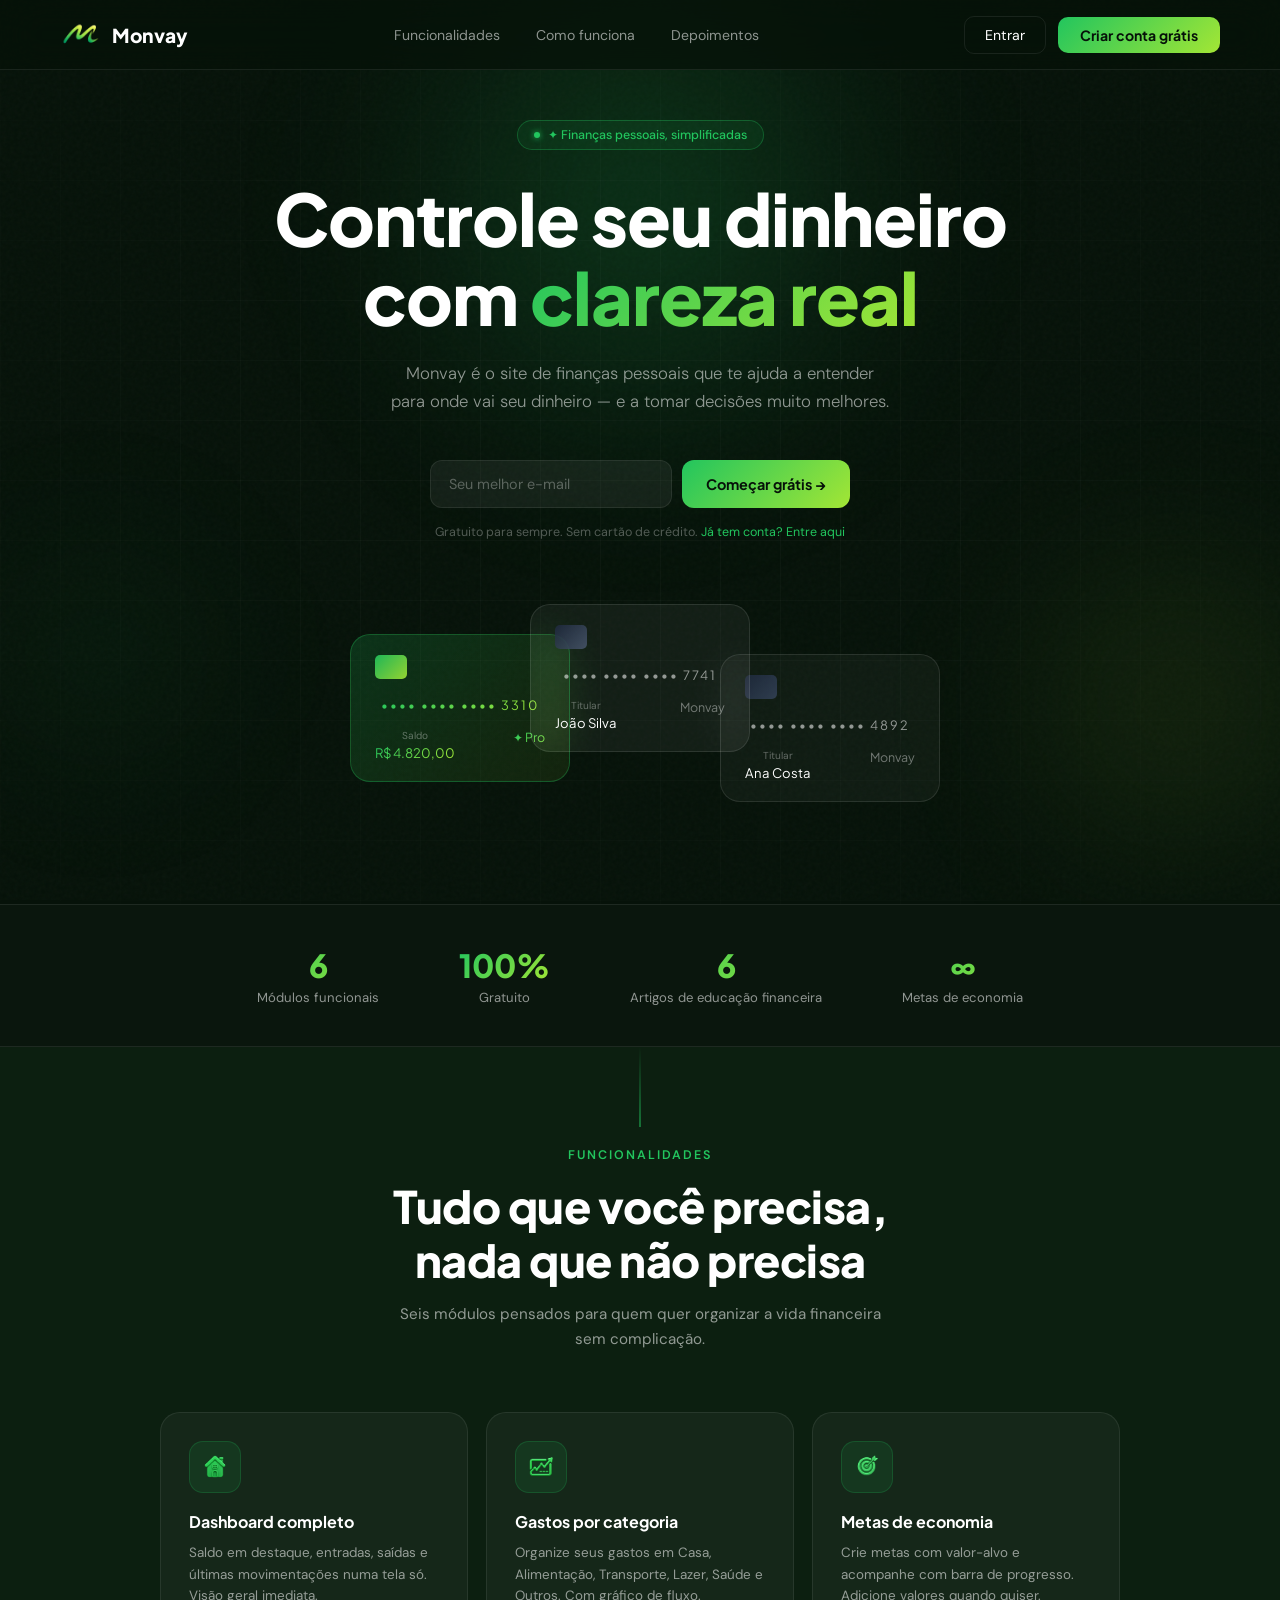
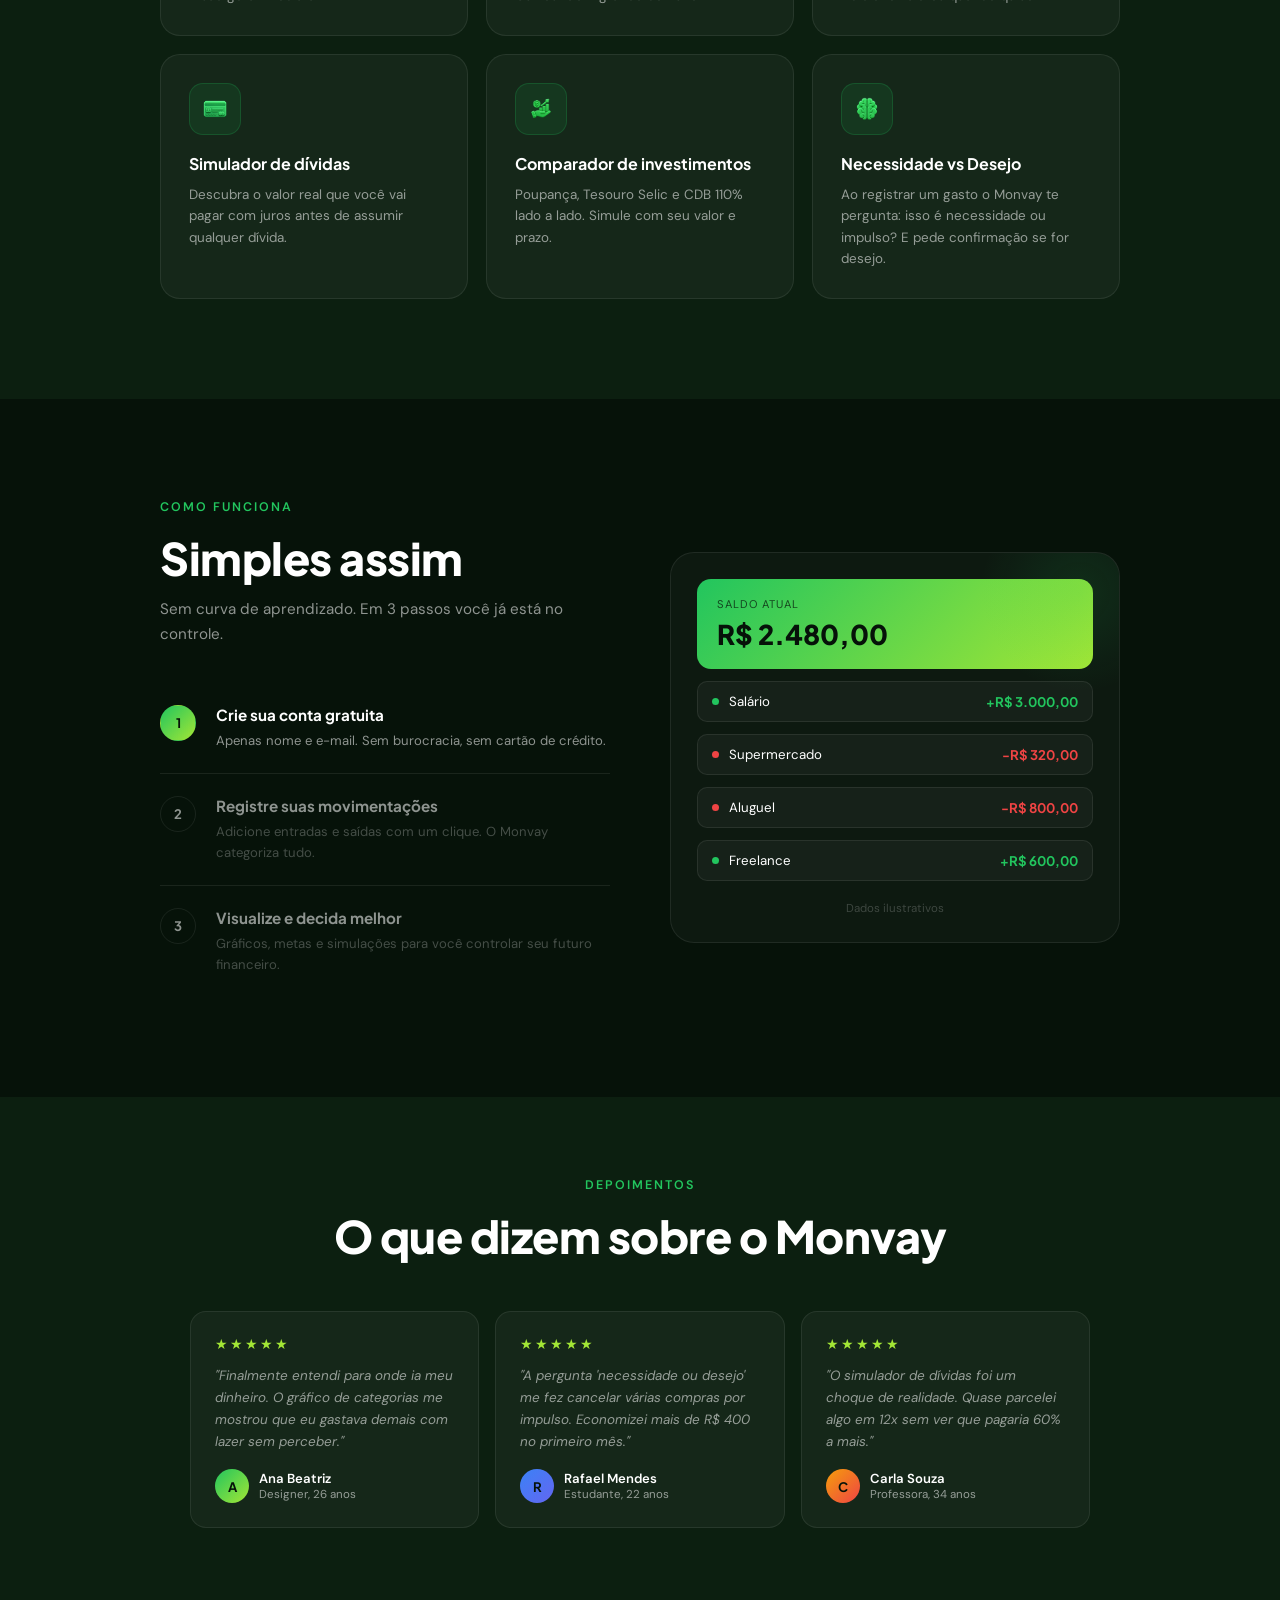
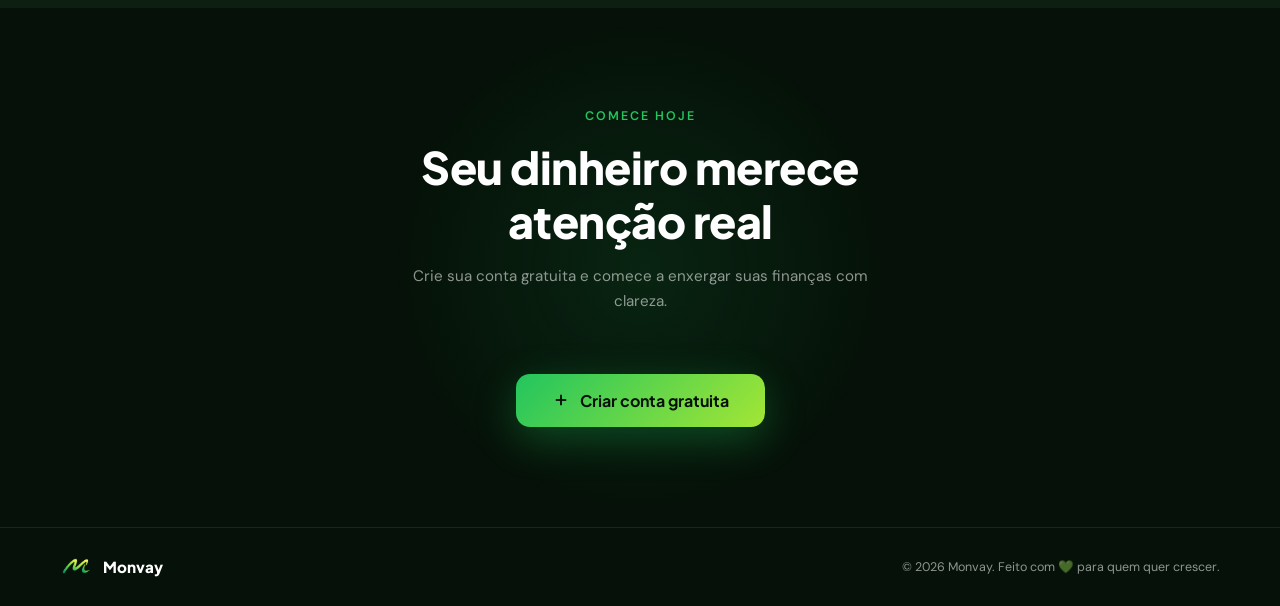
<file: landing (7).html>
<!DOCTYPE html>
<html lang="pt-BR">
<head>
  <meta charset="UTF-8">
  <meta name="viewport" content="width=device-width, initial-scale=1.0">
  <title>Monvay — Finanças que fazem sentido</title>
  <link rel="icon" type="image/png" sizes="32x32" href="logo.png">
  <link rel="apple-touch-icon" sizes="180x180" href="logo.png">
  <link rel="manifest" href="manifest.json">
  <meta name="theme-color" content="#060D0A">
  <meta name="mobile-web-app-capable" content="yes">
  <meta name="apple-mobile-web-app-capable" content="yes">
  <meta name="apple-mobile-web-app-title" content="Monvay">
  <link rel="apple-touch-icon" href="logo.png">
  <link rel="preconnect" href="https://fonts.googleapis.com">
  <link href="https://fonts.googleapis.com/css2?family=Plus+Jakarta+Sans:wght@400;500;600;700;800&family=DM+Sans:ital,opsz,wght@0,9..40,300;0,9..40,400;0,9..40,500;1,9..40,300&display=swap" rel="stylesheet">
  <style>
    :root {
      --p: #22C55E;
      --p2: #A3E635;
      --grad: linear-gradient(135deg, #22C55E 0%, #A3E635 100%);
      --dark: #061209;
      --dark2: #0C1F10;
      --surface: rgba(255,255,255,0.04);
      --border: rgba(255,255,255,0.08);
      --white: #FFFFFF;
      --muted: rgba(255,255,255,0.55);
      --font-h: 'Plus Jakarta Sans', sans-serif;
      --font-b: 'DM Sans', sans-serif;
    }
    *, *::before, *::after { margin:0; padding:0; box-sizing:border-box; }
    html { scroll-behavior: smooth; }
    body { background: var(--dark); color: var(--white); font-family: var(--font-b); overflow-x: hidden; }
    body::before {
      content: '';
      position: fixed; inset: 0;
      background-image: url("data:image/svg+xml,%3Csvg viewBox='0 0 256 256' xmlns='http://www.w3.org/2000/svg'%3E%3Cfilter id='n'%3E%3CfeTurbulence type='fractalNoise' baseFrequency='0.9' numOctaves='4' stitchTiles='stitch'/%3E%3C/filter%3E%3Crect width='100%25' height='100%25' filter='url(%23n)' opacity='1'/%3E%3C/svg%3E");
      opacity: 0.03; pointer-events: none; z-index: 0;
    }

    /* NAV */
    nav {
      position: fixed; top: 0; left: 0; right: 0; z-index: 100;
      display: flex; align-items: center; justify-content: space-between;
      padding: 0 60px; height: 70px;
      background: rgba(6,18,9,0.75); backdrop-filter: blur(20px);
      border-bottom: 1px solid var(--border);
    }
    .nav-logo {
      display: flex; align-items: center; gap: 10px;
      font-family: var(--font-h); font-weight: 800; font-size: 1.2rem;
      text-decoration: none; color: var(--white);
    }
    .nav-logo-icon {
      height: 28px; width: auto; background: none; border-radius: 0;
      display: flex; align-items: center; justify-content: center;
    }
    .nav-links { display: flex; align-items: center; gap: 36px; list-style: none; }
    .nav-links a { color: var(--muted); text-decoration: none; font-size: 0.88rem; transition: color 0.2s; }
    .nav-links a:hover { color: var(--white); }
    .nav-cta { display: flex; gap: 12px; align-items: center; }
    .btn-ghost {
      padding: 9px 20px; border-radius: 10px; border: 1px solid var(--border);
      background: transparent; color: var(--white); font-family: var(--font-b);
      font-size: 0.88rem; cursor: pointer; transition: all 0.2s; text-decoration: none;
    }
    .btn-ghost:hover { border-color: var(--p); color: var(--p); }
    .btn-solid {
      padding: 9px 22px; border-radius: 10px; border: none; background: var(--grad);
      color: #061209; font-family: var(--font-h); font-weight: 700; font-size: 0.88rem;
      cursor: pointer; transition: opacity 0.2s, transform 0.15s; text-decoration: none;
    }
    .btn-solid:hover { opacity: 0.88; transform: translateY(-1px); }

    /* HERO */
    .hero {
      position: relative; min-height: 100vh;
      display: flex; align-items: center; justify-content: center;
      text-align: center; padding: 120px 24px 80px; overflow: hidden;
    }
    .hero-bg { position: absolute; inset: 0; z-index: 0; }
    .hero-bg-circle { position: absolute; border-radius: 50%; filter: blur(80px); }
    .hero-bg-circle.c1 {
      width: 600px; height: 600px;
      background: radial-gradient(circle, rgba(34,197,94,0.22) 0%, transparent 70%);
      top: -100px; left: 50%; transform: translateX(-50%);
    }
    .hero-bg-circle.c2 {
      width: 400px; height: 400px;
      background: radial-gradient(circle, rgba(163,230,53,0.12) 0%, transparent 70%);
      bottom: 0; right: -100px;
    }
    .hero-bg-circle.c3 {
      width: 300px; height: 300px;
      background: radial-gradient(circle, rgba(34,197,94,0.08) 0%, transparent 70%);
      bottom: 100px; left: -50px;
    }
    .hero-grid {
      position: absolute; inset: 0;
      background-image: linear-gradient(rgba(255,255,255,0.025) 1px, transparent 1px), linear-gradient(90deg, rgba(255,255,255,0.025) 1px, transparent 1px);
      background-size: 60px 60px;
      mask-image: radial-gradient(ellipse 80% 80% at 50% 50%, black 30%, transparent 100%);
    }
    .hero-content { position: relative; z-index: 2; max-width: 780px; }
    .hero-badge {
      display: inline-flex; align-items: center; gap: 8px;
      padding: 6px 16px; border-radius: 99px;
      border: 1px solid rgba(34,197,94,0.3); background: rgba(34,197,94,0.08);
      font-size: 0.78rem; color: var(--p); font-weight: 500; margin-bottom: 28px;
      animation: fadeUp 0.6s ease both;
    }
    .hero-badge::before {
      content: ''; width: 6px; height: 6px; border-radius: 50%;
      background: var(--p); box-shadow: 0 0 6px var(--p);
    }
    .hero-title {
      font-family: var(--font-h); font-size: clamp(2.6rem, 6vw, 4.5rem); font-weight: 800;
      line-height: 1.1; letter-spacing: -1px; margin-bottom: 24px;
      animation: fadeUp 0.6s 0.1s ease both;
    }
    .hero-title .hl { background: var(--grad); -webkit-background-clip: text; -webkit-text-fill-color: transparent; background-clip: text; }
    .hero-sub {
      font-size: 1.05rem; color: var(--muted); line-height: 1.65;
      max-width: 500px; margin: 0 auto 44px; font-weight: 300;
      animation: fadeUp 0.6s 0.2s ease both;
    }
    .hero-form {
      display: flex; gap: 10px; max-width: 420px; margin: 0 auto 16px;
      animation: fadeUp 0.6s 0.3s ease both; width: 100%;
    }
    .hero-form input {
      flex: 1; min-width: 0; background: rgba(255,255,255,0.06); border: 1px solid var(--border);
      border-radius: 12px; padding: 14px 18px; color: var(--white);
      font-family: var(--font-b); font-size: 0.9rem; outline: none; transition: border-color 0.2s;
      box-sizing: border-box;
    }
    .hero-form input:focus { border-color: rgba(34,197,94,0.5); }
    .hero-form input::placeholder { color: rgba(255,255,255,0.3); }
    .hero-form .btn-solid { padding: 14px 24px; font-size: 0.9rem; border-radius: 12px; white-space: nowrap; }
    .hero-note { font-size: 0.78rem; color: rgba(255,255,255,0.3); animation: fadeUp 0.6s 0.4s ease both; }
    .hero-note a { color: var(--p); text-decoration: none; }

    /* Floating Cards */
    .hero-cards {
      display: flex; justify-content: center; align-items: flex-start;
      gap: 0; position: relative; margin-top: 64px; height: 220px;
      animation: fadeUp 0.8s 0.5s ease both;
    }
    .float-card {
      position: absolute; border-radius: 20px; padding: 20px 24px;
      border: 1px solid rgba(255,255,255,0.1);
      backdrop-filter: blur(20px);
    }
    .fc1 { background: rgba(255,255,255,0.05); width: 220px; top: 0; left: 50%; margin-left: -110px; z-index: 3; animation: floatA 6s ease-in-out infinite; }
    .fc2 { background: linear-gradient(135deg,rgba(34,197,94,0.18),rgba(163,230,53,0.08)); border-color: rgba(34,197,94,0.3); width: 220px; top: 30px; left: 50%; margin-left: -290px; z-index: 2; animation: floatB 6s ease-in-out infinite; }
    .fc3 { background: rgba(255,255,255,0.04); width: 220px; top: 50px; left: 50%; margin-left: 80px; z-index: 1; animation: floatC 6s ease-in-out infinite; }
    @keyframes floatA { 0%,100%{transform:rotate(-3deg) translateY(0)} 50%{transform:rotate(-3deg) translateY(-12px)} }
    @keyframes floatB { 0%,100%{transform:rotate(3deg) translateY(0)} 50%{transform:rotate(3deg) translateY(-14px)} }
    @keyframes floatC { 0%,100%{transform:rotate(7deg) translateY(0)} 50%{transform:rotate(7deg) translateY(-8px)} }
    .card-chip { width: 32px; height: 24px; background: var(--grad); border-radius: 5px; margin-bottom: 18px; opacity: 0.9; }
    .card-chip.dark { background: linear-gradient(135deg,#1e293b,#334155); }
    .card-num { font-family: var(--font-h); font-size: 0.8rem; letter-spacing: 2px; color: var(--muted); margin-bottom: 16px; }
    .card-name { font-family: var(--font-h); font-size: 0.82rem; color: var(--white); }
    .card-row { display: flex; justify-content: space-between; font-size: 0.75rem; color: var(--muted); }
    .grad-text { background: var(--grad); -webkit-background-clip: text; -webkit-text-fill-color: transparent; background-clip: text; }

    /* STATS */
    .stats-strip {
      position: relative; z-index: 2;
      border-top: 1px solid var(--border); border-bottom: 1px solid var(--border);
      background: rgba(255,255,255,0.02);
      display: flex; justify-content: center; gap: 80px; padding: 40px 24px; flex-wrap: wrap;
    }
    .stat { text-align: center; }
    .stat-val { font-family: var(--font-h); font-size: 2rem; font-weight: 800; background: var(--grad); -webkit-background-clip: text; -webkit-text-fill-color: transparent; background-clip: text; }
    .stat-label { font-size: 0.82rem; color: var(--muted); margin-top: 4px; }

    /* SECTIONS */
    .section-eyebrow { font-size: 0.78rem; text-transform: uppercase; letter-spacing: 2px; color: var(--p); font-weight: 600; margin-bottom: 16px; }
    .section-title { font-family: var(--font-h); font-size: clamp(1.8rem, 4vw, 2.8rem); font-weight: 800; line-height: 1.2; margin-bottom: 16px; letter-spacing: -0.5px; }
    .section-sub { color: var(--muted); font-size: 0.95rem; max-width: 500px; margin: 0 auto 60px; line-height: 1.65; }

    /* FEATURES */
    .why-section {
      padding: 100px 24px; text-align: center;
      background: var(--dark2); position: relative;
    }
    .why-section::before {
      content: ''; position: absolute; top: 0; left: 50%; transform: translateX(-50%);
      width: 1px; height: 80px; background: linear-gradient(to bottom, transparent, var(--p));
    }
    .features-grid { display: grid; grid-template-columns: repeat(3, 1fr); gap: 18px; max-width: 960px; margin: 0 auto; }
    .feature-card {
      background: var(--surface); border: 1px solid var(--border); border-radius: 20px; padding: 28px;
      text-align: left; transition: border-color 0.2s, transform 0.2s; position: relative; overflow: hidden;
    }
    .feature-card::after {
      content: ''; position: absolute; inset: 0;
      background: radial-gradient(circle at top left, rgba(34,197,94,0.07), transparent 60%);
      opacity: 0; transition: opacity 0.3s;
    }
    .feature-card:hover { border-color: rgba(34,197,94,0.3); transform: translateY(-4px); }
    .feature-card:hover::after { opacity: 1; }
    .feature-icon {
      width: 52px; height: 52px; border-radius: 14px;
      background: rgba(34,197,94,0.1); border: 1px solid rgba(34,197,94,0.2);
      display: flex; align-items: center; justify-content: center; margin-bottom: 18px;
      padding: 10px;
    }
    .feature-icon img {
      width: 100%; height: 100%; object-fit: contain;
    }
    .feature-title { font-family: var(--font-h); font-size: 1rem; font-weight: 700; margin-bottom: 10px; }
    .feature-desc { font-size: 0.84rem; color: var(--muted); line-height: 1.6; }

    /* HOW */
    .how-section { padding: 100px 24px; display: flex; justify-content: center; }
    .how-inner { max-width: 960px; width: 100%; display: grid; grid-template-columns: 1fr 1fr; gap: 60px; align-items: center; }
    .how-steps { display: flex; flex-direction: column; }
    .how-step { display: flex; gap: 20px; padding: 22px 0; border-bottom: 1px solid var(--border); cursor: pointer; }
    .how-step:last-child { border-bottom: none; }
    .step-num {
      width: 36px; height: 36px; border-radius: 50%; border: 1px solid var(--border);
      display: flex; align-items: center; justify-content: center;
      font-family: var(--font-h); font-size: 0.82rem; font-weight: 700;
      color: var(--muted); flex-shrink: 0; transition: all 0.2s;
    }
    .how-step.active .step-num { background: var(--grad); color: #061209; border-color: transparent; }
    .step-text h3 { font-family: var(--font-h); font-size: 0.95rem; font-weight: 700; margin-bottom: 6px; color: var(--muted); transition: color 0.2s; }
    .how-step.active .step-text h3 { color: var(--white); }
    .step-text p { font-size: 0.82rem; color: rgba(255,255,255,0.25); line-height: 1.6; transition: color 0.2s; }
    .how-step.active .step-text p { color: var(--muted); }
    .how-preview {
      background: rgba(255,255,255,0.03); border: 1px solid var(--border); border-radius: 24px;
      padding: 26px; display: flex; flex-direction: column; gap: 12px; position: relative; overflow: hidden;
    }
    .how-preview::before {
      content: ''; position: absolute; top: -60px; right: -60px;
      width: 200px; height: 200px;
      background: radial-gradient(circle, rgba(34,197,94,0.12), transparent 70%);
    }
    .preview-saldo { background: var(--grad); border-radius: 14px; padding: 18px 20px; color: #061209; }
    .preview-saldo-label { font-size: 0.7rem; opacity: 0.7; text-transform: uppercase; letter-spacing: 1px; margin-bottom: 6px; }
    .preview-saldo-val { font-family: var(--font-h); font-size: 1.7rem; font-weight: 800; }
    .preview-item {
      display: flex; align-items: center; justify-content: space-between;
      background: rgba(255,255,255,0.04); border: 1px solid var(--border);
      border-radius: 10px; padding: 11px 14px; font-size: 0.83rem;
    }
    .preview-item-left { display: flex; align-items: center; gap: 10px; }
    .preview-dot { width: 7px; height: 7px; border-radius: 50%; }
    .preview-dot.g { background: var(--p); }
    .preview-dot.r { background: #EF4444; }
    .pv-pos { color: var(--p); font-family: var(--font-h); font-weight: 700; }
    .pv-neg { color: #EF4444; font-family: var(--font-h); font-weight: 700; }

    /* TESTIM */
    .testim-section { padding: 80px 24px; background: var(--dark2); text-align: center; }
    .testim-grid { display: grid; grid-template-columns: repeat(3, 1fr); gap: 16px; max-width: 900px; margin: 48px auto 0; }
    .testim-card { background: var(--surface); border: 1px solid var(--border); border-radius: 16px; padding: 24px; text-align: left; }
    .testim-stars { color: var(--p2); font-size: 0.85rem; margin-bottom: 12px; letter-spacing: 2px; }
    .testim-text { font-size: 0.84rem; color: var(--muted); line-height: 1.65; margin-bottom: 16px; font-style: italic; }
    .testim-author { display: flex; align-items: center; gap: 10px; }
    .testim-avatar { width: 34px; height: 34px; border-radius: 50%; display: flex; align-items: center; justify-content: center; font-family: var(--font-h); font-weight: 700; font-size: 0.82rem; color: #061209; }
    .testim-name { font-size: 0.82rem; font-weight: 600; }
    .testim-role { font-size: 0.72rem; color: var(--muted); }

    /* CTA */
    .cta-section { padding: 100px 24px; text-align: center; position: relative; overflow: hidden; }
    .cta-glow { position: absolute; width: 500px; height: 500px; background: radial-gradient(circle, rgba(34,197,94,0.1), transparent 70%); top: 50%; left: 50%; transform: translate(-50%,-50%); pointer-events: none; }
    .cta-btn {
      position: relative; z-index: 1; display: inline-flex; align-items: center; gap: 10px;
      background: var(--grad); color: #061209; font-family: var(--font-h); font-weight: 700;
      font-size: 1rem; padding: 16px 36px; border-radius: 14px; border: none; cursor: pointer;
      transition: all 0.2s; text-decoration: none; box-shadow: 0 12px 40px rgba(34,197,94,0.3);
    }
    .cta-btn:hover { transform: translateY(-2px); box-shadow: 0 16px 48px rgba(34,197,94,0.42); }
    .cta-btn svg { width: 18px; height: 18px; }

    /* FOOTER */
    footer { border-top: 1px solid var(--border); padding: 28px 60px; display: flex; align-items: center; justify-content: space-between; }
    .footer-copy { font-size: 0.78rem; color: var(--muted); }

    /* AUTH MODAL */
    .auth-overlay {
      position: fixed; inset: 0; background: rgba(0,0,0,0.8);
      backdrop-filter: blur(12px); z-index: 200;
      display: flex; align-items: center; justify-content: center;
      opacity: 0; pointer-events: none; transition: opacity 0.3s;
    }
    .auth-overlay.open { opacity: 1; pointer-events: all; }
    .auth-box {
      background: #0d1f11; border: 1px solid rgba(34,197,94,0.2);
      border-radius: 24px; padding: 44px 40px; width: 100%; max-width: 420px;
      position: relative; animation: scaleIn 0.3s ease both;
    }
    @keyframes scaleIn { from{opacity:0;transform:scale(.93)} to{opacity:1;transform:scale(1)} }
    .auth-close {
      position: absolute; top: 16px; right: 16px;
      background: rgba(255,255,255,0.06); border: 1px solid var(--border);
      color: var(--muted); width: 30px; height: 30px; border-radius: 50%;
      display: flex; align-items: center; justify-content: center;
      cursor: pointer; font-size: 0.8rem; transition: all 0.2s;
    }
    .auth-close:hover { color: var(--white); background: rgba(255,255,255,0.1); }
    .auth-logo { display: flex; align-items: center; gap: 10px; font-family: var(--font-h); font-weight: 800; font-size: 1.1rem; margin-bottom: 20px; }
    .auth-logo-icon { width: 38px; height: 38px; background: none; border-radius: 0; display: flex; align-items: center; justify-content: center; }
    .auth-title { font-family: var(--font-h); font-size: 1.35rem; font-weight: 800; margin-bottom: 6px; }
    .auth-sub { font-size: 0.84rem; color: var(--muted); margin-bottom: 26px; }
    .auth-tab-row { display: flex; background: rgba(255,255,255,0.04); border-radius: 10px; padding: 4px; margin-bottom: 24px; }
    .auth-tab { flex: 1; padding: 9px; border-radius: 8px; border: none; background: transparent; color: var(--muted); font-family: var(--font-b); font-size: 0.88rem; cursor: pointer; transition: all 0.2s; }
    .auth-tab.active { background: var(--grad); color: #061209; font-weight: 600; }
    .auth-field { margin-bottom: 12px; }
    .auth-field label { display: block; font-size: 0.76rem; color: var(--muted); margin-bottom: 5px; }
    .auth-field input {
      width: 100%; background: rgba(255,255,255,0.04); border: 1px solid var(--border);
      border-radius: 10px; padding: 12px 14px; color: var(--white);
      font-family: var(--font-b); font-size: 0.9rem; outline: none; transition: border-color 0.2s;
    }
    .auth-field input:focus { border-color: rgba(34,197,94,0.5); }
    .auth-field input::placeholder { color: rgba(255,255,255,0.2); }
    .auth-submit {
      width: 100%; padding: 14px; background: var(--grad); color: #061209;
      border: none; border-radius: 12px; font-family: var(--font-h); font-weight: 700;
      font-size: 0.95rem; cursor: pointer; margin-top: 8px; transition: opacity 0.2s, transform 0.15s;
    }
    .auth-submit:hover { opacity: 0.88; transform: translateY(-1px); }
    .auth-error { font-size: 0.8rem; color: #EF4444; margin-top: 10px; text-align: center; display: none; }
    .auth-success-area { text-align: center; padding: 10px 0; }
    .success-check { width: 60px; height: 60px; border-radius: 50%; background: var(--grad); display: flex; align-items: center; justify-content: center; font-size: 1.5rem; margin: 0 auto 16px; }
    .auth-success-area h3 { font-family: var(--font-h); font-size: 1.1rem; margin-bottom: 8px; }
    .auth-success-area p { font-size: 0.84rem; color: var(--muted); margin-bottom: 20px; }

    /* UTILS */
    @keyframes fadeUp { from{opacity:0;transform:translateY(20px)} to{opacity:1;transform:translateY(0)} }

    /* RESPONSIVE */
    /* ─── TABLET (≤900px) ─────────────────────────────── */
    @media(max-width:900px){
      nav { padding: 0 20px; }
      .nav-links { display: none; }
      .features-grid { grid-template-columns: 1fr 1fr; }
      .how-inner { grid-template-columns: 1fr; }
      .how-preview { display: none; }
      .testim-grid { grid-template-columns: 1fr 1fr; }
      footer { flex-direction: column; gap: 12px; text-align: center; padding: 24px; }
    }

    /* ─── MOBILE (≤600px) ─────────────────────────────── */
    @media(max-width:600px){
      body { overflow-x: hidden; }

      /* ── Nav ── */
      nav {
        padding: 0 16px;
        height: 58px;
      }
      .nav-cta { gap: 8px; }
      .btn-ghost {
        padding: 8px 14px;
        font-size: 0.82rem;
      }
      .btn-solid {
        padding: 8px 14px;
        font-size: 0.82rem;
        white-space: nowrap;
      }

      /* ── Hero ── */
      .hero {
        padding: 80px 20px 48px;
        min-height: 100svh;
        align-items: center;
        justify-content: flex-start;
        text-align: left;
      }
      .hero-content {
        width: 100%;
        max-width: 100%;
      }
      .hero-bg-circle.c1 {
        width: 280px; height: 280px;
        opacity: 0.6;
        top: -60px;
      }
      .hero-bg-circle.c2,
      .hero-bg-circle.c3 { display: none; }
      .hero-grid {
        background-size: 40px 40px;
        opacity: 0.5;
      }
      .hero-badge {
        font-size: 0.72rem;
        padding: 5px 12px;
        margin-bottom: 18px;
      }
      .hero-title {
        font-size: clamp(1.9rem, 8.5vw, 2.4rem);
        letter-spacing: -0.5px;
        margin-bottom: 14px;
        line-height: 1.12;
      }
      .hero-sub {
        font-size: 0.88rem;
        margin-bottom: 24px;
        max-width: 100%;
        text-align: left;
      }

      /* Form: input acima, botão abaixo — largura total */
      .hero-form {
        flex-direction: column;
        gap: 10px;
        max-width: 100%;
        width: 100%;
        margin-left: 0;
        margin-right: 0;
        margin-bottom: 12px;
      }
      .hero-form input {
        width: 100%;
        min-width: 0;
        padding: 14px 16px;
        border-radius: 12px;
        font-size: 1rem; /* evita zoom iOS */
        background: rgba(255,255,255,0.07);
        border: 1px solid rgba(255,255,255,0.12);
        box-sizing: border-box;
      }
      .hero-form .btn-solid {
        width: 100%;
        padding: 15px 20px;
        border-radius: 12px;
        font-size: 1rem;
        text-align: center;
        box-shadow: 0 8px 28px rgba(34,197,94,0.28);
        box-sizing: border-box;
      }
      .hero-note {
        font-size: 0.75rem;
        text-align: left;
      }

      /* Cards flutuantes — controlados por CSS puro */

      /* Sobrescreve posições desktop — tudo parte do centro */
      @media (max-width: 600px) {
        .hero-cards {
          position: relative;
          height: 210px;
          margin-top: 32px;
          overflow: visible;
        }

        /* Reset base: centraliza todos no mesmo ponto */
        .hero-cards .float-card {
          position: absolute;
          width: 155px !important;
          padding: 14px 16px !important;
          border-radius: 16px !important;
          top: 0 !important;
          left: 50% !important;
          margin-left: -77px !important; /* -metade de 155px */
          animation: none !important;
          box-sizing: border-box;
        }

        /* fc2 (verde/Pro) — frente, levemente à esquerda */
        .hero-cards .fc2 {
          z-index: 3 !important;
          opacity: 1 !important;
          transform: rotate(-4deg) translateX(-28px) translateY(0px) !important;
        }

        /* fc1 (João Silva) — meio, direita */
        .hero-cards .fc1 {
          z-index: 2 !important;
          opacity: 0.82 !important;
          transform: rotate(6deg) translateX(38px) translateY(12px) !important;
        }

        /* fc3 (Ana Costa) — fundo, mais à direita */
        .hero-cards .fc3 {
          display: block !important;
          z-index: 1 !important;
          opacity: 0.5 !important;
          transform: rotate(14deg) translateX(88px) translateY(22px) !important;
        }

        /* Textos internos */
        .hero-cards .card-chip {
          width: 26px !important; height: 18px !important;
          margin-bottom: 12px !important; border-radius: 4px !important;
        }
        .hero-cards .card-num  { font-size: 0.62rem !important; margin-bottom: 12px !important; }
        .hero-cards .card-name { font-size: 0.7rem !important; }
        .hero-cards .card-row  { font-size: 0.65rem !important; }
      }

      /* ── Stats ── */
      .stats-strip {
        display: grid;
        grid-template-columns: 1fr 1fr;
        gap: 0;
        padding: 0;
      }
      .stat {
        padding: 24px 16px;
        border-right: 1px solid var(--border);
        border-bottom: 1px solid var(--border);
      }
      .stat:nth-child(even) { border-right: none; }
      .stat:nth-child(3),
      .stat:nth-child(4) { border-bottom: none; }
      .stat-val { font-size: 1.7rem; }
      .stat-label { font-size: 0.75rem; }

      /* ── Features ── */
      .why-section { padding: 64px 20px; }
      .why-section::before { display: none; }
      .features-grid {
        grid-template-columns: 1fr;
        gap: 12px;
      }
      .feature-card { padding: 22px 20px; }
      .feature-icon { width: 44px; height: 44px; margin-bottom: 14px; }
      .feature-title { font-size: 0.95rem; }
      .feature-desc { font-size: 0.83rem; }

      /* ── How ── */
      .how-section { padding: 64px 20px; }
      .how-step { gap: 16px; padding: 18px 0; }
      .step-num { width: 32px; height: 32px; font-size: 0.78rem; flex-shrink: 0; }
      .step-text h3 { font-size: 0.9rem; }
      .step-text p { font-size: 0.8rem; }

      /* ── Section headers ── */
      .section-title {
        font-size: clamp(1.55rem, 6.5vw, 2rem);
        letter-spacing: -0.3px;
      }
      .section-sub {
        font-size: 0.88rem;
        max-width: 100%;
        margin-bottom: 36px;
      }
      .section-eyebrow { font-size: 0.72rem; }

      /* ── Testimonials ── */
      .testim-section { padding: 64px 20px; }
      .testim-grid {
        grid-template-columns: 1fr;
        gap: 12px;
        margin-top: 36px;
      }
      .testim-card { padding: 20px; }
      .testim-text { font-size: 0.83rem; }

      /* ── CTA section ── */
      .cta-section { padding: 72px 20px; }
      .cta-btn {
        width: 100%;
        max-width: 340px;
        justify-content: center;
        font-size: 1rem;
        padding: 16px 28px;
        border-radius: 14px;
        box-shadow: 0 10px 36px rgba(34,197,94,0.32);
      }
      .cta-glow {
        width: 280px;
        height: 280px;
      }

      /* ── Auth modal — bottom sheet ── */
      .auth-overlay { align-items: flex-end; }
      .auth-box {
        margin: 0;
        padding: 32px 20px calc(32px + env(safe-area-inset-bottom));
        border-radius: 24px 24px 0 0;
        max-width: 100%;
        width: 100%;
        max-height: 92svh;
        overflow-y: auto;
      }
      .auth-title { font-size: 1.15rem; }
      .auth-sub { font-size: 0.82rem; }
      .auth-submit { font-size: 0.95rem; padding: 14px; }
      /* Evita zoom automático no iOS */
      .auth-field input,
      .hero-form input { font-size: 1rem; }
    }

    /* ─── MOBILE PEQUENO (≤390px) ────────────────────────── */
    @media(max-width:390px){
      .hero-title { font-size: 1.85rem; }
      .hero-sub { font-size: 0.85rem; }
      /* Esconde "Entrar" no nav — só mostra "Criar conta" */
      .btn-ghost { display: none; }
      .btn-solid { padding: 9px 18px; }
      .stat-val { font-size: 1.45rem; }
      .cta-btn { font-size: 0.92rem; padding: 14px 20px; }
    }
  </style>
</head>
<body>

<!-- NAV -->
<nav>
  <a href="#" class="nav-logo">
    <img src="logo.png" alt="Monvay" style="height:28px;width:auto;display:block;">
    Monvay
  </a>
  <ul class="nav-links">
    <li><a href="#features">Funcionalidades</a></li>
    <li><a href="#how">Como funciona</a></li>
    <li><a href="#depoimentos">Depoimentos</a></li>
  </ul>
  <div class="nav-cta">
    <button class="btn-ghost" onclick="window.location.href='auth.html'">Entrar</button>
    <button class="btn-solid" onclick="window.location.href='auth.html?modo=cadastro'">Criar conta grátis</button>
  </div>
</nav>

<!-- HERO -->
<section class="hero">
  <div class="hero-bg">
    <div class="hero-bg-circle c1"></div>
    <div class="hero-bg-circle c2"></div>
    <div class="hero-bg-circle c3"></div>
  </div>
  <div class="hero-grid"></div>

  <div class="hero-content">
    <div class="hero-badge">✦ Finanças pessoais, simplificadas</div>
    <h1 class="hero-title">
      Controle seu dinheiro<br>com <span class="hl">clareza real</span>
    </h1>
    <p class="hero-sub">
      Monvay é o site de finanças pessoais que te ajuda a entender para onde vai seu dinheiro — e a tomar decisões muito melhores.
    </p>
    <div class="hero-form">
      <input type="email" id="hero-email" placeholder="Seu melhor e-mail">
      <button class="btn-solid" onclick="window.location.href='auth.html?modo=cadastro'">Começar grátis →</button>
    </div>
    <p class="hero-note">Gratuito para sempre. Sem cartão de crédito. <a href="#" onclick="window.location.href='auth.html';return false;">Já tem conta? Entre aqui</a></p>

    <div class="hero-cards" id="hero-cards-wrap">
      <div class="float-card fc3">
        <div class="card-chip dark"></div>
        <div class="card-num">•••• •••• •••• 4892</div>
        <div class="card-row">
          <div><div style="font-size:.63rem;color:rgba(255,255,255,.35);margin-bottom:2px">Titular</div><div class="card-name">Ana Costa</div></div>
          <div style="font-family:var(--font-h);font-size:.78rem;color:rgba(255,255,255,.4)">Monvay</div>
        </div>
      </div>
      <div class="float-card fc1">
        <div class="card-chip dark" style="background:linear-gradient(135deg,#1e293b,#475569)"></div>
        <div class="card-num">•••• •••• •••• 7741</div>
        <div class="card-row">
          <div><div style="font-size:.63rem;color:rgba(255,255,255,.35);margin-bottom:2px">Titular</div><div class="card-name">João Silva</div></div>
          <div style="font-family:var(--font-h);font-size:.78rem;color:rgba(255,255,255,.4)">Monvay</div>
        </div>
      </div>
      <div class="float-card fc2">
        <div class="card-chip"></div>
        <div class="card-num grad-text">•••• •••• •••• 3310</div>
        <div class="card-row">
          <div><div style="font-size:.63rem;color:rgba(255,255,255,.35);margin-bottom:2px">Saldo</div><div class="card-name grad-text">R$ 4.820,00</div></div>
          <div class="grad-text" style="font-family:var(--font-h);font-size:.78rem">✦ Pro</div>
        </div>
      </div>
    </div>
  </div>
</section>

<!-- STATS -->
<div class="stats-strip">
  <div class="stat"><div class="stat-val">6</div><div class="stat-label">Módulos funcionais</div></div>
  <div class="stat"><div class="stat-val">100%</div><div class="stat-label">Gratuito</div></div>
  <div class="stat"><div class="stat-val">6</div><div class="stat-label">Artigos de educação financeira</div></div>
  <div class="stat"><div class="stat-val">∞</div><div class="stat-label">Metas de economia</div></div>
</div>

<!-- FEATURES -->
<section class="why-section" id="features">
  <div class="section-eyebrow">Funcionalidades</div>
  <h2 class="section-title">Tudo que você precisa,<br>nada que não precisa</h2>
  <p class="section-sub">Seis módulos pensados para quem quer organizar a vida financeira sem complicação.</p>

  <div class="features-grid">
    <div class="feature-card"><div class="feature-icon"><img src="icone-casa-propria.png" alt="Dashboard"></div><div class="feature-title">Dashboard completo</div><div class="feature-desc">Saldo em destaque, entradas, saídas e últimas movimentações numa tela só. Visão geral imediata.</div></div>
    <div class="feature-card"><div class="feature-icon"><img src="icone-grafico-02.png" alt="Gastos"></div><div class="feature-title">Gastos por categoria</div><div class="feature-desc">Organize seus gastos em Casa, Alimentação, Transporte, Lazer, Saúde e Outros. Com gráfico de fluxo.</div></div>
    <div class="feature-card"><div class="feature-icon"><img src="icone-meta.png" alt="Metas"></div><div class="feature-title">Metas de economia</div><div class="feature-desc">Crie metas com valor-alvo e acompanhe com barra de progresso. Adicione valores quando quiser.</div></div>
    <div class="feature-card"><div class="feature-icon"><img src="icone-cartao-01.png" alt="Dívidas"></div><div class="feature-title">Simulador de dívidas</div><div class="feature-desc">Descubra o valor real que você vai pagar com juros antes de assumir qualquer dívida.</div></div>
    <div class="feature-card"><div class="feature-icon"><img src="icone-investimento.png" alt="Investimentos"></div><div class="feature-title">Comparador de investimentos</div><div class="feature-desc">Poupança, Tesouro Selic e CDB 110% lado a lado. Simule com seu valor e prazo.</div></div>
    <div class="feature-card"><div class="feature-icon"><img src="icone-cerebro.png" alt="Necessidade vs Desejo"></div><div class="feature-title">Necessidade vs Desejo</div><div class="feature-desc">Ao registrar um gasto o Monvay te pergunta: isso é necessidade ou impulso? E pede confirmação se for desejo.</div></div>
  </div>
</section>

<!-- HOW IT WORKS -->
<section class="how-section" id="how">
  <div class="how-inner">
    <div>
      <div class="section-eyebrow" style="text-align:left">Como funciona</div>
      <h2 class="section-title" style="text-align:left;margin-bottom:12px">Simples assim</h2>
      <p class="section-sub" style="text-align:left;margin:0 0 36px">Sem curva de aprendizado. Em 3 passos você já está no controle.</p>
      <div class="how-steps">
        <div class="how-step active" onclick="setStep(this)">
          <div class="step-num">1</div>
          <div class="step-text"><h3>Crie sua conta gratuita</h3><p>Apenas nome e e-mail. Sem burocracia, sem cartão de crédito.</p></div>
        </div>
        <div class="how-step" onclick="setStep(this)">
          <div class="step-num">2</div>
          <div class="step-text"><h3>Registre suas movimentações</h3><p>Adicione entradas e saídas com um clique. O Monvay categoriza tudo.</p></div>
        </div>
        <div class="how-step" onclick="setStep(this)">
          <div class="step-num">3</div>
          <div class="step-text"><h3>Visualize e decida melhor</h3><p>Gráficos, metas e simulações para você controlar seu futuro financeiro.</p></div>
        </div>
      </div>
    </div>
    <div class="how-preview">
      <div class="preview-saldo"><div class="preview-saldo-label">Saldo atual</div><div class="preview-saldo-val">R$ 2.480,00</div></div>
      <div class="preview-item"><div class="preview-item-left"><div class="preview-dot g"></div><span>Salário</span></div><span class="pv-pos">+R$ 3.000,00</span></div>
      <div class="preview-item"><div class="preview-item-left"><div class="preview-dot r"></div><span>Supermercado</span></div><span class="pv-neg">-R$ 320,00</span></div>
      <div class="preview-item"><div class="preview-item-left"><div class="preview-dot r"></div><span>Aluguel</span></div><span class="pv-neg">-R$ 800,00</span></div>
      <div class="preview-item"><div class="preview-item-left"><div class="preview-dot g"></div><span>Freelance</span></div><span class="pv-pos">+R$ 600,00</span></div>
      <div style="font-size:.72rem;color:rgba(255,255,255,.2);text-align:center;margin-top:auto;padding-top:8px">Dados ilustrativos</div>
    </div>
  </div>
</section>

<!-- DEPOIMENTOS -->
<section class="testim-section" id="depoimentos">
  <div class="section-eyebrow">Depoimentos</div>
  <h2 class="section-title">O que dizem sobre o Monvay</h2>
  <div class="testim-grid">
    <div class="testim-card">
      <div class="testim-stars">★★★★★</div>
      <p class="testim-text">"Finalmente entendi para onde ia meu dinheiro. O gráfico de categorias me mostrou que eu gastava demais com lazer sem perceber."</p>
      <div class="testim-author">
        <div class="testim-avatar" style="background:linear-gradient(135deg,#22C55E,#A3E635)">A</div>
        <div><div class="testim-name">Ana Beatriz</div><div class="testim-role">Designer, 26 anos</div></div>
      </div>
    </div>
    <div class="testim-card">
      <div class="testim-stars">★★★★★</div>
      <p class="testim-text">"A pergunta 'necessidade ou desejo' me fez cancelar várias compras por impulso. Economizei mais de R$ 400 no primeiro mês."</p>
      <div class="testim-author">
        <div class="testim-avatar" style="background:linear-gradient(135deg,#3B82F6,#6366F1)">R</div>
        <div><div class="testim-name">Rafael Mendes</div><div class="testim-role">Estudante, 22 anos</div></div>
      </div>
    </div>
    <div class="testim-card">
      <div class="testim-stars">★★★★★</div>
      <p class="testim-text">"O simulador de dívidas foi um choque de realidade. Quase parcelei algo em 12x sem ver que pagaria 60% a mais."</p>
      <div class="testim-author">
        <div class="testim-avatar" style="background:linear-gradient(135deg,#F59E0B,#EF4444)">C</div>
        <div><div class="testim-name">Carla Souza</div><div class="testim-role">Professora, 34 anos</div></div>
      </div>
    </div>
  </div>
</section>

<!-- CTA FINAL -->
<section class="cta-section">
  <div class="cta-glow"></div>
  <div class="section-eyebrow" style="position:relative;z-index:1">Comece hoje</div>
  <h2 class="section-title" style="position:relative;z-index:1">Seu dinheiro merece<br>atenção real</h2>
  <p class="section-sub" style="position:relative;z-index:1">Crie sua conta gratuita e comece a enxergar suas finanças com clareza.</p>
  <a href="#" class="cta-btn" onclick="window.location.href='auth.html?modo=cadastro';return false;">
    <svg viewBox="0 0 24 24" fill="none" stroke="currentColor" stroke-width="2.5"><line x1="12" y1="5" x2="12" y2="19"/><line x1="5" y1="12" x2="19" y2="12"/></svg>
    Criar conta gratuita
  </a>
</section>

<!-- FOOTER -->
<footer>
  <div class="nav-logo" style="font-size:.95rem">
    <img src="logo.png" alt="Monvay" style="height:22px;width:auto;display:block;">
    Monvay
  </div>
  <div class="footer-copy">© 2026 Monvay. Feito com 💚 para quem quer crescer.</div>
</footer>

<!-- AUTH MODAL -->
<div class="auth-overlay" id="auth-overlay" onclick="if(event.target===this)closeAuth()">
  <div class="auth-box">
    <button class="auth-close" onclick="closeAuth()">✕</button>

    <div id="auth-form-area">
      <div class="auth-logo">
        <img src="logo.png" alt="Monvay" style="height:26px;width:auto;display:block;">
        Monvay
      </div>
      <h2 class="auth-title" id="auth-title">Criar conta</h2>
      <p class="auth-sub" id="auth-sub">Grátis para sempre. Sem cartão.</p>

      <div class="auth-tab-row">
        <button class="auth-tab active" id="tab-signup" onclick="switchTab('signup')">Criar conta</button>
        <button class="auth-tab" id="tab-login" onclick="switchTab('login')">Entrar</button>
      </div>

      <div id="signup-fields">
        <div class="auth-field">
          <label>Seu nome</label>
          <input type="text" id="auth-name" placeholder="Como podemos te chamar?">
        </div>
      </div>

      <div class="auth-field">
        <label>E-mail</label>
        <input type="email" id="auth-email" placeholder="seu@email.com">
      </div>
      <div class="auth-field">
        <label>Senha</label>
        <div style="position:relative">
          <input type="password" id="auth-password" placeholder="Mínimo 6 caracteres" style="padding-right:44px;width:100%;box-sizing:border-box">
          <button type="button" onclick="toggleSenha()" id="btn-toggle-senha" style="position:absolute;right:12px;top:50%;transform:translateY(-50%);background:none;border:none;cursor:pointer;color:var(--gray);padding:0;display:flex;align-items:center" title="Mostrar senha">
            <svg id="icon-eye-show" viewBox="0 0 24 24" fill="none" stroke="currentColor" stroke-width="2" style="width:18px;height:18px"><path d="M1 12s4-8 11-8 11 8 11 8-4 8-11 8-11-8-11-8z"/><circle cx="12" cy="12" r="3"/></svg>
            <svg id="icon-eye-hide" viewBox="0 0 24 24" fill="none" stroke="currentColor" stroke-width="2" style="width:18px;height:18px;display:none"><path d="M17.94 17.94A10.07 10.07 0 0112 20c-7 0-11-8-11-8a18.45 18.45 0 015.06-5.94M9.9 4.24A9.12 9.12 0 0112 4c7 0 11 8 11 8a18.5 18.5 0 01-2.16 3.19m-6.72-1.07a3 3 0 11-4.24-4.24"/><line x1="1" y1="1" x2="23" y2="23"/></svg>
          </button>
        </div>
      </div>
      <script>
      function toggleSenha() {
        const input = document.getElementById('auth-password');
        const eyeShow = document.getElementById('icon-eye-show');
        const eyeHide = document.getElementById('icon-eye-hide');
        if (input.type === 'password') {
          input.type = 'text';
          eyeShow.style.display = 'none';
          eyeHide.style.display = 'block';
        } else {
          input.type = 'password';
          eyeShow.style.display = 'block';
          eyeHide.style.display = 'none';
        }
      }
      </script>

      <div class="auth-error" id="auth-error"></div>
      <button class="auth-submit" id="auth-submit" onclick="handleAuth()">Criar minha conta →</button>
    </div>

    <div id="auth-success-area" class="auth-success-area" style="display:none">
      <div class="success-check">✓</div>
      <h3 id="success-title">Conta criada!</h3>
      <p id="success-msg">Bem-vindo ao Monvay.</p>
      <button class="auth-submit" onclick="goToDashboard()">Entrar no Dashboard →</button>
    </div>
  </div>
</div>

<script>
  let currentTab = 'signup';

  function openAuth(tab) {
    switchTab(tab);
    document.getElementById('auth-form-area').style.display = 'block';
    document.getElementById('auth-success-area').style.display = 'none';
    document.getElementById('auth-error').style.display = 'none';
    document.getElementById('auth-overlay').classList.add('open');
  }

  function openAuthWithEmail() {
    const email = document.getElementById('hero-email').value;
    openAuth('signup');
    if (email) document.getElementById('auth-email').value = email;
  }

  function closeAuth() {
    document.getElementById('auth-overlay').classList.remove('open');
  }

  function switchTab(tab) {
    currentTab = tab;
    document.getElementById('tab-signup').classList.toggle('active', tab === 'signup');
    document.getElementById('tab-login').classList.toggle('active', tab === 'login');
    document.getElementById('signup-fields').style.display = tab === 'signup' ? 'block' : 'none';
    document.getElementById('auth-title').textContent  = tab === 'signup' ? 'Criar conta' : 'Bem-vindo de volta';
    document.getElementById('auth-sub').textContent    = tab === 'signup' ? 'Grátis para sempre. Sem cartão.' : 'Entre com seu e-mail e senha.';
    document.getElementById('auth-submit').textContent = tab === 'signup' ? 'Criar minha conta →' : 'Entrar →';
    document.getElementById('auth-error').style.display = 'none';
  }

  function handleAuth() {
    const email    = document.getElementById('auth-email').value.trim();
    const password = document.getElementById('auth-password').value;
    const name     = document.getElementById('auth-name').value.trim();
    const errEl    = document.getElementById('auth-error');

    const showErr = (msg) => { errEl.textContent = msg; errEl.style.display = 'block'; };

    if (!email || !password || (currentTab === 'signup' && !name)) { showErr('Preencha todos os campos.'); return; }
    if (!email.includes('@')) { showErr('Digite um e-mail válido.'); return; }
    if (password.length < 6) { showErr('A senha precisa ter pelo menos 6 caracteres.'); return; }

    if (currentTab === 'login') {
      const stored = JSON.parse(localStorage.getItem('monvy_user') || 'null');
      if (!stored || stored.email !== email || stored.password !== password) { showErr('E-mail ou senha incorretos.'); return; }
      localStorage.setItem('monvy_logged', JSON.stringify({ name: stored.name, email }));
      showSuccess('Bem-vindo de volta! 👋', `Olá, ${stored.name}! Redirecionando...`);
    } else {
      localStorage.setItem('monvy_user', JSON.stringify({ name, email, password }));
      localStorage.setItem('monvy_logged', JSON.stringify({ name, email }));
      showSuccess('Conta criada com sucesso! 🎉', `Olá, ${name}! Preparando seu dashboard...`);
    }
  }

  function showSuccess(title, msg) {
    document.getElementById('auth-form-area').style.display = 'none';
    document.getElementById('auth-success-area').style.display = 'block';
    document.getElementById('success-title').textContent = title;
    document.getElementById('success-msg').textContent   = msg;
    setTimeout(goToDashboard, 2200);
  }

  function goToDashboard() { window.location.href = 'index.html'; }

  // Usuário logado é redirecionado apenas ao clicar em Entrar/Criar conta
  // (removido auto-redirect que causava loop)

  function setStep(el) {
    document.querySelectorAll('.how-step').forEach(s => s.classList.remove('active'));
    el.classList.add('active');
  }
</script>
</body>
</html>
</file>
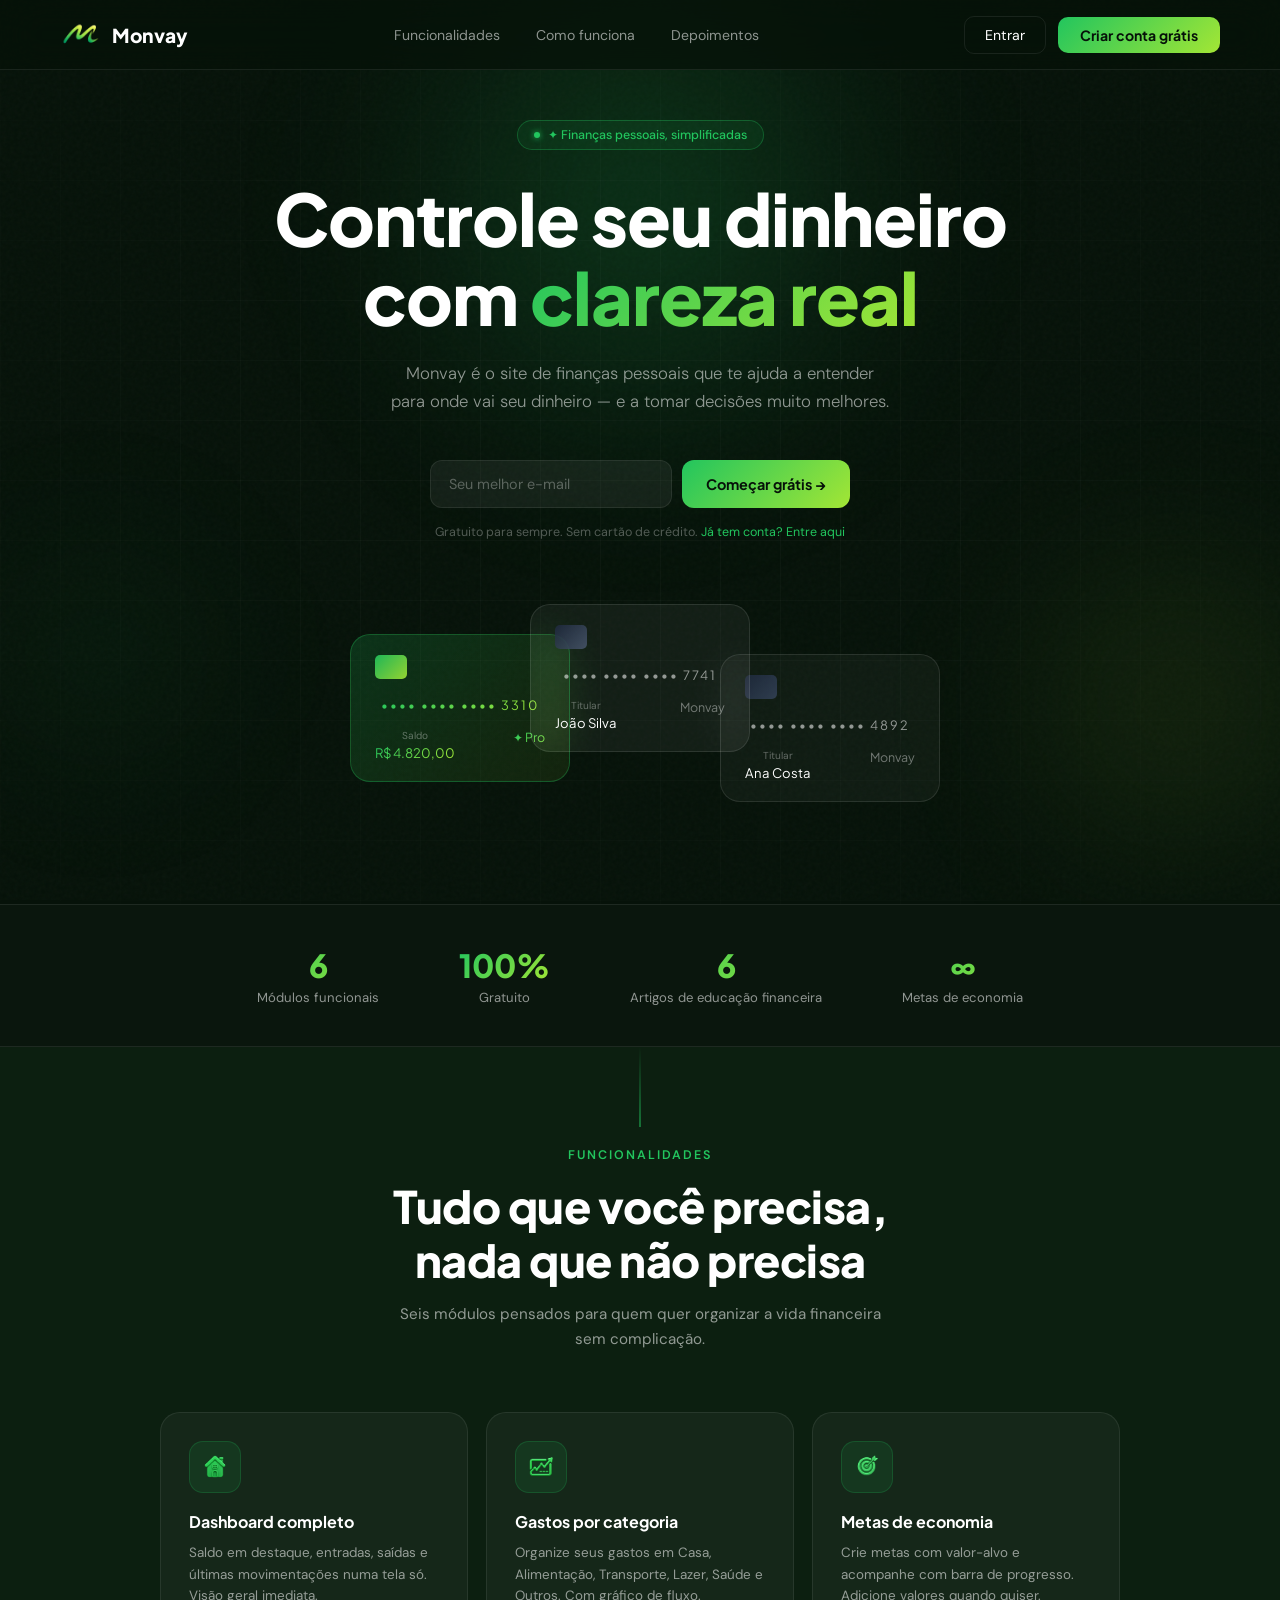
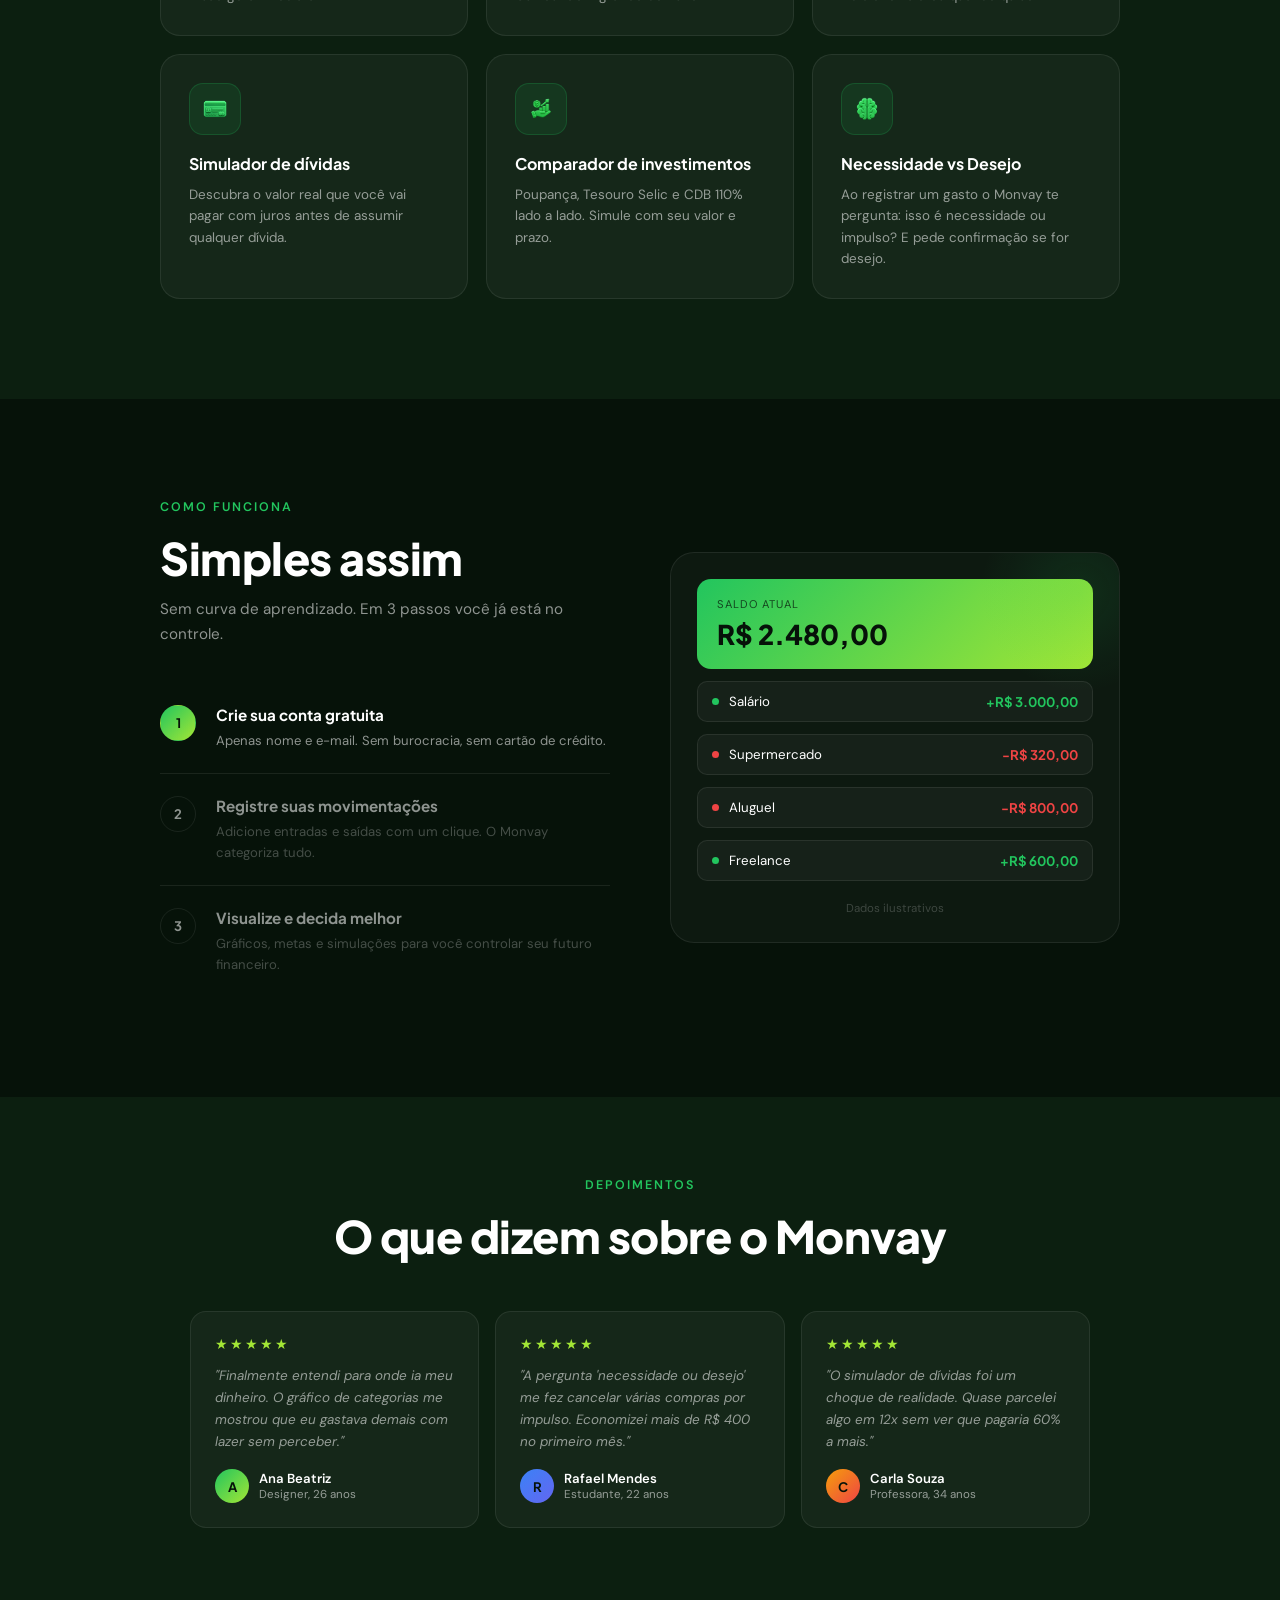
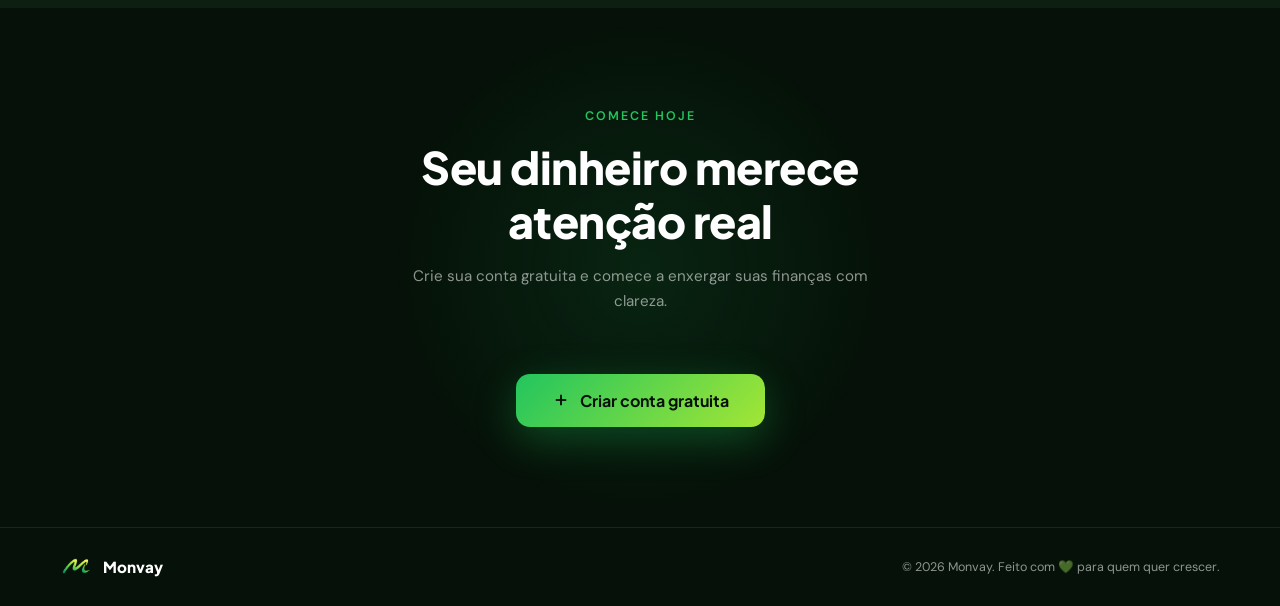
<file: landing_v7_fixed.html>
<!DOCTYPE html>
<html lang="pt-BR">
<head>
  <meta charset="UTF-8">
  <meta name="viewport" content="width=device-width, initial-scale=1.0">
  <title>Monvay — Finanças que fazem sentido</title>
  <link rel="icon" type="image/png" sizes="32x32" href="logo.png">
  <link rel="apple-touch-icon" sizes="180x180" href="logo.png">
  <link rel="manifest" href="manifest.json">
  <meta name="theme-color" content="#060D0A">
  <meta name="mobile-web-app-capable" content="yes">
  <meta name="apple-mobile-web-app-capable" content="yes">
  <meta name="apple-mobile-web-app-title" content="Monvay">
  <link rel="apple-touch-icon" href="logo.png">
  <link rel="preconnect" href="https://fonts.googleapis.com">
  <link href="https://fonts.googleapis.com/css2?family=Plus+Jakarta+Sans:wght@400;500;600;700;800&family=DM+Sans:ital,opsz,wght@0,9..40,300;0,9..40,400;0,9..40,500;1,9..40,300&display=swap" rel="stylesheet">
  <style>
    :root {
      --p: #22C55E;
      --p2: #A3E635;
      --grad: linear-gradient(135deg, #22C55E 0%, #A3E635 100%);
      --dark: #061209;
      --dark2: #0C1F10;
      --surface: rgba(255,255,255,0.04);
      --border: rgba(255,255,255,0.08);
      --white: #FFFFFF;
      --muted: rgba(255,255,255,0.55);
      --font-h: 'Plus Jakarta Sans', sans-serif;
      --font-b: 'DM Sans', sans-serif;
    }
    *, *::before, *::after { margin:0; padding:0; box-sizing:border-box; }
    html { scroll-behavior: smooth; }
    body { background: var(--dark); color: var(--white); font-family: var(--font-b); overflow-x: hidden; }
    body::before {
      content: '';
      position: fixed; inset: 0;
      background-image: url("data:image/svg+xml,%3Csvg viewBox='0 0 256 256' xmlns='http://www.w3.org/2000/svg'%3E%3Cfilter id='n'%3E%3CfeTurbulence type='fractalNoise' baseFrequency='0.9' numOctaves='4' stitchTiles='stitch'/%3E%3C/filter%3E%3Crect width='100%25' height='100%25' filter='url(%23n)' opacity='1'/%3E%3C/svg%3E");
      opacity: 0.03; pointer-events: none; z-index: 0;
    }

    /* NAV */
    nav {
      position: fixed; top: 0; left: 0; right: 0; z-index: 100;
      display: flex; align-items: center; justify-content: space-between;
      padding: 0 60px; height: 70px;
      background: rgba(6,18,9,0.75); backdrop-filter: blur(20px);
      border-bottom: 1px solid var(--border);
    }
    .nav-logo {
      display: flex; align-items: center; gap: 10px;
      font-family: var(--font-h); font-weight: 800; font-size: 1.2rem;
      text-decoration: none; color: var(--white);
    }
    .nav-logo-icon {
      height: 28px; width: auto; background: none; border-radius: 0;
      display: flex; align-items: center; justify-content: center;
    }
    .nav-links { display: flex; align-items: center; gap: 36px; list-style: none; }
    .nav-links a { color: var(--muted); text-decoration: none; font-size: 0.88rem; transition: color 0.2s; }
    .nav-links a:hover { color: var(--white); }
    .nav-cta { display: flex; gap: 12px; align-items: center; }
    .btn-ghost {
      padding: 9px 20px; border-radius: 10px; border: 1px solid var(--border);
      background: transparent; color: var(--white); font-family: var(--font-b);
      font-size: 0.88rem; cursor: pointer; transition: all 0.2s; text-decoration: none;
    }
    .btn-ghost:hover { border-color: var(--p); color: var(--p); }
    .btn-solid {
      padding: 9px 22px; border-radius: 10px; border: none; background: var(--grad);
      color: #061209; font-family: var(--font-h); font-weight: 700; font-size: 0.88rem;
      cursor: pointer; transition: opacity 0.2s, transform 0.15s; text-decoration: none;
    }
    .btn-solid:hover { opacity: 0.88; transform: translateY(-1px); }

    /* HERO */
    .hero {
      position: relative; min-height: 100vh;
      display: flex; align-items: center; justify-content: center;
      text-align: center; padding: 120px 24px 80px; overflow: hidden;
    }
    .hero-bg { position: absolute; inset: 0; z-index: 0; }
    .hero-bg-circle { position: absolute; border-radius: 50%; filter: blur(80px); }
    .hero-bg-circle.c1 {
      width: 600px; height: 600px;
      background: radial-gradient(circle, rgba(34,197,94,0.22) 0%, transparent 70%);
      top: -100px; left: 50%; transform: translateX(-50%);
    }
    .hero-bg-circle.c2 {
      width: 400px; height: 400px;
      background: radial-gradient(circle, rgba(163,230,53,0.12) 0%, transparent 70%);
      bottom: 0; right: -100px;
    }
    .hero-bg-circle.c3 {
      width: 300px; height: 300px;
      background: radial-gradient(circle, rgba(34,197,94,0.08) 0%, transparent 70%);
      bottom: 100px; left: -50px;
    }
    .hero-grid {
      position: absolute; inset: 0;
      background-image: linear-gradient(rgba(255,255,255,0.025) 1px, transparent 1px), linear-gradient(90deg, rgba(255,255,255,0.025) 1px, transparent 1px);
      background-size: 60px 60px;
      mask-image: radial-gradient(ellipse 80% 80% at 50% 50%, black 30%, transparent 100%);
    }
    .hero-content { position: relative; z-index: 2; max-width: 780px; }
    .hero-badge {
      display: inline-flex; align-items: center; gap: 8px;
      padding: 6px 16px; border-radius: 99px;
      border: 1px solid rgba(34,197,94,0.3); background: rgba(34,197,94,0.08);
      font-size: 0.78rem; color: var(--p); font-weight: 500; margin-bottom: 28px;
      animation: fadeUp 0.6s ease both;
    }
    .hero-badge::before {
      content: ''; width: 6px; height: 6px; border-radius: 50%;
      background: var(--p); box-shadow: 0 0 6px var(--p);
    }
    .hero-title {
      font-family: var(--font-h); font-size: clamp(2.6rem, 6vw, 4.5rem); font-weight: 800;
      line-height: 1.1; letter-spacing: -1px; margin-bottom: 24px;
      animation: fadeUp 0.6s 0.1s ease both;
    }
    .hero-title .hl { background: var(--grad); -webkit-background-clip: text; -webkit-text-fill-color: transparent; background-clip: text; }
    .hero-sub {
      font-size: 1.05rem; color: var(--muted); line-height: 1.65;
      max-width: 500px; margin: 0 auto 44px; font-weight: 300;
      animation: fadeUp 0.6s 0.2s ease both;
    }
    .hero-form {
      display: flex; gap: 10px; max-width: 420px; margin: 0 auto 16px;
      animation: fadeUp 0.6s 0.3s ease both; width: 100%;
    }
    .hero-form input {
      flex: 1; min-width: 0; background: rgba(255,255,255,0.06); border: 1px solid var(--border);
      border-radius: 12px; padding: 14px 18px; color: var(--white);
      font-family: var(--font-b); font-size: 0.9rem; outline: none; transition: border-color 0.2s;
      box-sizing: border-box;
    }
    .hero-form input:focus { border-color: rgba(34,197,94,0.5); }
    .hero-form input::placeholder { color: rgba(255,255,255,0.3); }
    .hero-form .btn-solid { padding: 14px 24px; font-size: 0.9rem; border-radius: 12px; white-space: nowrap; }
    .hero-note { font-size: 0.78rem; color: rgba(255,255,255,0.3); animation: fadeUp 0.6s 0.4s ease both; }
    .hero-note a { color: var(--p); text-decoration: none; }

    /* Floating Cards */
    .hero-cards {
      display: flex; justify-content: center; align-items: flex-start;
      gap: 0; position: relative; margin-top: 64px; height: 220px;
      animation: fadeUp 0.8s 0.5s ease both;
    }
    .float-card {
      position: absolute; border-radius: 20px; padding: 20px 24px;
      border: 1px solid rgba(255,255,255,0.1);
      backdrop-filter: blur(20px);
    }
    .fc1 { background: rgba(255,255,255,0.05); width: 220px; top: 0; left: 50%; margin-left: -110px; z-index: 3; animation: floatA 6s ease-in-out infinite; }
    .fc2 { background: linear-gradient(135deg,rgba(34,197,94,0.18),rgba(163,230,53,0.08)); border-color: rgba(34,197,94,0.3); width: 220px; top: 30px; left: 50%; margin-left: -290px; z-index: 2; animation: floatB 6s ease-in-out infinite; }
    .fc3 { background: rgba(255,255,255,0.04); width: 220px; top: 50px; left: 50%; margin-left: 80px; z-index: 1; animation: floatC 6s ease-in-out infinite; }
    @keyframes floatA { 0%,100%{transform:rotate(-3deg) translateY(0)} 50%{transform:rotate(-3deg) translateY(-12px)} }
    @keyframes floatB { 0%,100%{transform:rotate(3deg) translateY(0)} 50%{transform:rotate(3deg) translateY(-14px)} }
    @keyframes floatC { 0%,100%{transform:rotate(7deg) translateY(0)} 50%{transform:rotate(7deg) translateY(-8px)} }
    .card-chip { width: 32px; height: 24px; background: var(--grad); border-radius: 5px; margin-bottom: 18px; opacity: 0.9; }
    .card-chip.dark { background: linear-gradient(135deg,#1e293b,#334155); }
    .card-num { font-family: var(--font-h); font-size: 0.8rem; letter-spacing: 2px; color: var(--muted); margin-bottom: 16px; }
    .card-name { font-family: var(--font-h); font-size: 0.82rem; color: var(--white); }
    .card-row { display: flex; justify-content: space-between; font-size: 0.75rem; color: var(--muted); }
    .grad-text { background: var(--grad); -webkit-background-clip: text; -webkit-text-fill-color: transparent; background-clip: text; }

    /* STATS */
    .stats-strip {
      position: relative; z-index: 2;
      border-top: 1px solid var(--border); border-bottom: 1px solid var(--border);
      background: rgba(255,255,255,0.02);
      display: flex; justify-content: center; gap: 80px; padding: 40px 24px; flex-wrap: wrap;
    }
    .stat { text-align: center; }
    .stat-val { font-family: var(--font-h); font-size: 2rem; font-weight: 800; background: var(--grad); -webkit-background-clip: text; -webkit-text-fill-color: transparent; background-clip: text; }
    .stat-label { font-size: 0.82rem; color: var(--muted); margin-top: 4px; }

    /* SECTIONS */
    .section-eyebrow { font-size: 0.78rem; text-transform: uppercase; letter-spacing: 2px; color: var(--p); font-weight: 600; margin-bottom: 16px; }
    .section-title { font-family: var(--font-h); font-size: clamp(1.8rem, 4vw, 2.8rem); font-weight: 800; line-height: 1.2; margin-bottom: 16px; letter-spacing: -0.5px; }
    .section-sub { color: var(--muted); font-size: 0.95rem; max-width: 500px; margin: 0 auto 60px; line-height: 1.65; }

    /* FEATURES */
    .why-section {
      padding: 100px 24px; text-align: center;
      background: var(--dark2); position: relative;
    }
    .why-section::before {
      content: ''; position: absolute; top: 0; left: 50%; transform: translateX(-50%);
      width: 1px; height: 80px; background: linear-gradient(to bottom, transparent, var(--p));
    }
    .features-grid { display: grid; grid-template-columns: repeat(3, 1fr); gap: 18px; max-width: 960px; margin: 0 auto; }
    .feature-card {
      background: var(--surface); border: 1px solid var(--border); border-radius: 20px; padding: 28px;
      text-align: left; transition: border-color 0.2s, transform 0.2s; position: relative; overflow: hidden;
    }
    .feature-card::after {
      content: ''; position: absolute; inset: 0;
      background: radial-gradient(circle at top left, rgba(34,197,94,0.07), transparent 60%);
      opacity: 0; transition: opacity 0.3s;
    }
    .feature-card:hover { border-color: rgba(34,197,94,0.3); transform: translateY(-4px); }
    .feature-card:hover::after { opacity: 1; }
    .feature-icon {
      width: 52px; height: 52px; border-radius: 14px;
      background: rgba(34,197,94,0.1); border: 1px solid rgba(34,197,94,0.2);
      display: flex; align-items: center; justify-content: center; margin-bottom: 18px;
      padding: 10px;
    }
    .feature-icon img {
      width: 100%; height: 100%; object-fit: contain;
    }
    .feature-title { font-family: var(--font-h); font-size: 1rem; font-weight: 700; margin-bottom: 10px; }
    .feature-desc { font-size: 0.84rem; color: var(--muted); line-height: 1.6; }

    /* HOW */
    .how-section { padding: 100px 24px; display: flex; justify-content: center; }
    .how-inner { max-width: 960px; width: 100%; display: grid; grid-template-columns: 1fr 1fr; gap: 60px; align-items: center; }
    .how-steps { display: flex; flex-direction: column; }
    .how-step { display: flex; gap: 20px; padding: 22px 0; border-bottom: 1px solid var(--border); cursor: pointer; }
    .how-step:last-child { border-bottom: none; }
    .step-num {
      width: 36px; height: 36px; border-radius: 50%; border: 1px solid var(--border);
      display: flex; align-items: center; justify-content: center;
      font-family: var(--font-h); font-size: 0.82rem; font-weight: 700;
      color: var(--muted); flex-shrink: 0; transition: all 0.2s;
    }
    .how-step.active .step-num { background: var(--grad); color: #061209; border-color: transparent; }
    .step-text h3 { font-family: var(--font-h); font-size: 0.95rem; font-weight: 700; margin-bottom: 6px; color: var(--muted); transition: color 0.2s; }
    .how-step.active .step-text h3 { color: var(--white); }
    .step-text p { font-size: 0.82rem; color: rgba(255,255,255,0.25); line-height: 1.6; transition: color 0.2s; }
    .how-step.active .step-text p { color: var(--muted); }
    .how-preview {
      background: rgba(255,255,255,0.03); border: 1px solid var(--border); border-radius: 24px;
      padding: 26px; display: flex; flex-direction: column; gap: 12px; position: relative; overflow: hidden;
    }
    .how-preview::before {
      content: ''; position: absolute; top: -60px; right: -60px;
      width: 200px; height: 200px;
      background: radial-gradient(circle, rgba(34,197,94,0.12), transparent 70%);
    }
    .preview-saldo { background: var(--grad); border-radius: 14px; padding: 18px 20px; color: #061209; }
    .preview-saldo-label { font-size: 0.7rem; opacity: 0.7; text-transform: uppercase; letter-spacing: 1px; margin-bottom: 6px; }
    .preview-saldo-val { font-family: var(--font-h); font-size: 1.7rem; font-weight: 800; }
    .preview-item {
      display: flex; align-items: center; justify-content: space-between;
      background: rgba(255,255,255,0.04); border: 1px solid var(--border);
      border-radius: 10px; padding: 11px 14px; font-size: 0.83rem;
    }
    .preview-item-left { display: flex; align-items: center; gap: 10px; }
    .preview-dot { width: 7px; height: 7px; border-radius: 50%; }
    .preview-dot.g { background: var(--p); }
    .preview-dot.r { background: #EF4444; }
    .pv-pos { color: var(--p); font-family: var(--font-h); font-weight: 700; }
    .pv-neg { color: #EF4444; font-family: var(--font-h); font-weight: 700; }

    /* TESTIM */
    .testim-section { padding: 80px 24px; background: var(--dark2); text-align: center; }
    .testim-grid { display: grid; grid-template-columns: repeat(3, 1fr); gap: 16px; max-width: 900px; margin: 48px auto 0; }
    .testim-card { background: var(--surface); border: 1px solid var(--border); border-radius: 16px; padding: 24px; text-align: left; }
    .testim-stars { color: var(--p2); font-size: 0.85rem; margin-bottom: 12px; letter-spacing: 2px; }
    .testim-text { font-size: 0.84rem; color: var(--muted); line-height: 1.65; margin-bottom: 16px; font-style: italic; }
    .testim-author { display: flex; align-items: center; gap: 10px; }
    .testim-avatar { width: 34px; height: 34px; border-radius: 50%; display: flex; align-items: center; justify-content: center; font-family: var(--font-h); font-weight: 700; font-size: 0.82rem; color: #061209; }
    .testim-name { font-size: 0.82rem; font-weight: 600; }
    .testim-role { font-size: 0.72rem; color: var(--muted); }

    /* CTA */
    .cta-section { padding: 100px 24px; text-align: center; position: relative; overflow: hidden; }
    .cta-glow { position: absolute; width: 500px; height: 500px; background: radial-gradient(circle, rgba(34,197,94,0.1), transparent 70%); top: 50%; left: 50%; transform: translate(-50%,-50%); pointer-events: none; }
    .cta-btn {
      position: relative; z-index: 1; display: inline-flex; align-items: center; gap: 10px;
      background: var(--grad); color: #061209; font-family: var(--font-h); font-weight: 700;
      font-size: 1rem; padding: 16px 36px; border-radius: 14px; border: none; cursor: pointer;
      transition: all 0.2s; text-decoration: none; box-shadow: 0 12px 40px rgba(34,197,94,0.3);
    }
    .cta-btn:hover { transform: translateY(-2px); box-shadow: 0 16px 48px rgba(34,197,94,0.42); }
    .cta-btn svg { width: 18px; height: 18px; }

    /* FOOTER */
    footer { border-top: 1px solid var(--border); padding: 28px 60px; display: flex; align-items: center; justify-content: space-between; }
    .footer-copy { font-size: 0.78rem; color: var(--muted); }

    /* AUTH MODAL */
    .auth-overlay {
      position: fixed; inset: 0; background: rgba(0,0,0,0.8);
      backdrop-filter: blur(12px); z-index: 200;
      display: flex; align-items: center; justify-content: center;
      opacity: 0; pointer-events: none; transition: opacity 0.3s;
    }
    .auth-overlay.open { opacity: 1; pointer-events: all; }
    .auth-box {
      background: #0d1f11; border: 1px solid rgba(34,197,94,0.2);
      border-radius: 24px; padding: 44px 40px; width: 100%; max-width: 420px;
      position: relative; animation: scaleIn 0.3s ease both;
    }
    @keyframes scaleIn { from{opacity:0;transform:scale(.93)} to{opacity:1;transform:scale(1)} }
    .auth-close {
      position: absolute; top: 16px; right: 16px;
      background: rgba(255,255,255,0.06); border: 1px solid var(--border);
      color: var(--muted); width: 30px; height: 30px; border-radius: 50%;
      display: flex; align-items: center; justify-content: center;
      cursor: pointer; font-size: 0.8rem; transition: all 0.2s;
    }
    .auth-close:hover { color: var(--white); background: rgba(255,255,255,0.1); }
    .auth-logo { display: flex; align-items: center; gap: 10px; font-family: var(--font-h); font-weight: 800; font-size: 1.1rem; margin-bottom: 20px; }
    .auth-logo-icon { width: 38px; height: 38px; background: none; border-radius: 0; display: flex; align-items: center; justify-content: center; }
    .auth-title { font-family: var(--font-h); font-size: 1.35rem; font-weight: 800; margin-bottom: 6px; }
    .auth-sub { font-size: 0.84rem; color: var(--muted); margin-bottom: 26px; }
    .auth-tab-row { display: flex; background: rgba(255,255,255,0.04); border-radius: 10px; padding: 4px; margin-bottom: 24px; }
    .auth-tab { flex: 1; padding: 9px; border-radius: 8px; border: none; background: transparent; color: var(--muted); font-family: var(--font-b); font-size: 0.88rem; cursor: pointer; transition: all 0.2s; }
    .auth-tab.active { background: var(--grad); color: #061209; font-weight: 600; }
    .auth-field { margin-bottom: 12px; }
    .auth-field label { display: block; font-size: 0.76rem; color: var(--muted); margin-bottom: 5px; }
    .auth-field input {
      width: 100%; background: rgba(255,255,255,0.04); border: 1px solid var(--border);
      border-radius: 10px; padding: 12px 14px; color: var(--white);
      font-family: var(--font-b); font-size: 0.9rem; outline: none; transition: border-color 0.2s;
    }
    .auth-field input:focus { border-color: rgba(34,197,94,0.5); }
    .auth-field input::placeholder { color: rgba(255,255,255,0.2); }
    .auth-submit {
      width: 100%; padding: 14px; background: var(--grad); color: #061209;
      border: none; border-radius: 12px; font-family: var(--font-h); font-weight: 700;
      font-size: 0.95rem; cursor: pointer; margin-top: 8px; transition: opacity 0.2s, transform 0.15s;
    }
    .auth-submit:hover { opacity: 0.88; transform: translateY(-1px); }
    .auth-error { font-size: 0.8rem; color: #EF4444; margin-top: 10px; text-align: center; display: none; }
    .auth-success-area { text-align: center; padding: 10px 0; }
    .success-check { width: 60px; height: 60px; border-radius: 50%; background: var(--grad); display: flex; align-items: center; justify-content: center; font-size: 1.5rem; margin: 0 auto 16px; }
    .auth-success-area h3 { font-family: var(--font-h); font-size: 1.1rem; margin-bottom: 8px; }
    .auth-success-area p { font-size: 0.84rem; color: var(--muted); margin-bottom: 20px; }

    /* UTILS */
    @keyframes fadeUp { from{opacity:0;transform:translateY(20px)} to{opacity:1;transform:translateY(0)} }

    /* RESPONSIVE */
    /* ─── TABLET (≤900px) ─────────────────────────────── */
    @media(max-width:900px){
      nav { padding: 0 20px; }
      .nav-links { display: none; }
      .features-grid { grid-template-columns: 1fr 1fr; }
      .how-inner { grid-template-columns: 1fr; }
      .how-preview { display: none; }
      .testim-grid { grid-template-columns: 1fr 1fr; }
      footer { flex-direction: column; gap: 12px; text-align: center; padding: 24px; }
    }

    /* ─── MOBILE (≤600px) ─────────────────────────────── */
    @media(max-width:600px){
      body { overflow-x: hidden; }

      /* ── Nav ── */
      nav {
        padding: 0 16px;
        height: 58px;
      }
      .nav-cta { gap: 8px; }
      .btn-ghost {
        padding: 8px 14px;
        font-size: 0.82rem;
      }
      .btn-solid {
        padding: 8px 14px;
        font-size: 0.82rem;
        white-space: nowrap;
      }

      /* ── Hero ── */
      .hero {
        padding: 80px 20px 48px;
        min-height: 100svh;
        align-items: center;
        justify-content: flex-start;
        text-align: left;
      }
      .hero-content {
        width: 100%;
        max-width: 100%;
      }
      .hero-bg-circle.c1 {
        width: 280px; height: 280px;
        opacity: 0.6;
        top: -60px;
      }
      .hero-bg-circle.c2,
      .hero-bg-circle.c3 { display: none; }
      .hero-grid {
        background-size: 40px 40px;
        opacity: 0.5;
      }
      .hero-badge {
        font-size: 0.72rem;
        padding: 5px 12px;
        margin-bottom: 18px;
      }
      .hero-title {
        font-size: clamp(1.9rem, 8.5vw, 2.4rem);
        letter-spacing: -0.5px;
        margin-bottom: 14px;
        line-height: 1.12;
      }
      .hero-sub {
        font-size: 0.88rem;
        margin-bottom: 24px;
        max-width: 100%;
        text-align: left;
      }

      /* Form: input acima, botão abaixo — largura total */
      .hero-form {
        flex-direction: column;
        gap: 10px;
        max-width: 100%;
        width: 100%;
        margin-left: 0;
        margin-right: 0;
        margin-bottom: 12px;
      }
      .hero-form input {
        width: 100%;
        min-width: 0;
        padding: 14px 16px;
        border-radius: 12px;
        font-size: 1rem; /* evita zoom iOS */
        background: rgba(255,255,255,0.07);
        border: 1px solid rgba(255,255,255,0.12);
        box-sizing: border-box;
      }
      .hero-form .btn-solid {
        width: 100%;
        padding: 15px 20px;
        border-radius: 12px;
        font-size: 1rem;
        text-align: center;
        box-shadow: 0 8px 28px rgba(34,197,94,0.28);
        box-sizing: border-box;
      }
      .hero-note {
        font-size: 0.75rem;
        text-align: left;
      }

      /* Cards flutuantes — mobile: usa o mesmo modelo do landing original */
      .hero-cards {
        position: relative;
        height: 220px;
        margin-top: 32px;
        overflow: visible;
        display: block;
      }
      .hero-cards .float-card {
        position: absolute !important;
        width: 155px !important;
        padding: 14px 16px !important;
        border-radius: 16px !important;
        top: 0 !important;
        left: 50% !important;
        margin-left: 0 !important;
        box-sizing: border-box;
      }
      .hero-cards .fc1 {
        z-index: 3 !important;
        animation: floatA-m 6s ease-in-out infinite !important;
      }
      .hero-cards .fc2 {
        z-index: 2 !important;
        border-color: rgba(34,197,94,0.3) !important;
        animation: floatB-m 6s ease-in-out infinite !important;
      }
      .hero-cards .fc3 {
        display: block !important;
        z-index: 1 !important;
        animation: floatC-m 6s ease-in-out infinite !important;
      }
      @keyframes floatA-m { 0%,100%{transform:translateX(-50%) rotate(-6deg) translateY(0)} 50%{transform:translateX(-50%) rotate(-6deg) translateY(-10px)} }
      @keyframes floatB-m { 0%,100%{transform:translateX(-90px) rotate(2deg) translateY(0)} 50%{transform:translateX(-90px) rotate(2deg) translateY(-14px)} }
      @keyframes floatC-m { 0%,100%{transform:translateX(20px) rotate(8deg) translateY(0)} 50%{transform:translateX(20px) rotate(8deg) translateY(-8px)} }
      .hero-cards .card-chip {
        width: 26px !important; height: 18px !important;
        margin-bottom: 12px !important; border-radius: 4px !important;
      }
      .hero-cards .card-num  { font-size: 0.62rem !important; margin-bottom: 12px !important; }
      .hero-cards .card-name { font-size: 0.7rem !important; }
      .hero-cards .card-row  { font-size: 0.65rem !important; }

      /* ── Stats ── */
      .stats-strip {
        display: grid;
        grid-template-columns: 1fr 1fr;
        gap: 0;
        padding: 0;
      }
      .stat {
        padding: 24px 16px;
        border-right: 1px solid var(--border);
        border-bottom: 1px solid var(--border);
      }
      .stat:nth-child(even) { border-right: none; }
      .stat:nth-child(3),
      .stat:nth-child(4) { border-bottom: none; }
      .stat-val { font-size: 1.7rem; }
      .stat-label { font-size: 0.75rem; }

      /* ── Features ── */
      .why-section { padding: 64px 20px; }
      .why-section::before { display: none; }
      .features-grid {
        grid-template-columns: 1fr;
        gap: 12px;
      }
      .feature-card { padding: 22px 20px; }
      .feature-icon { width: 44px; height: 44px; margin-bottom: 14px; }
      .feature-title { font-size: 0.95rem; }
      .feature-desc { font-size: 0.83rem; }

      /* ── How ── */
      .how-section { padding: 64px 20px; }
      .how-step { gap: 16px; padding: 18px 0; }
      .step-num { width: 32px; height: 32px; font-size: 0.78rem; flex-shrink: 0; }
      .step-text h3 { font-size: 0.9rem; }
      .step-text p { font-size: 0.8rem; }

      /* ── Section headers ── */
      .section-title {
        font-size: clamp(1.55rem, 6.5vw, 2rem);
        letter-spacing: -0.3px;
      }
      .section-sub {
        font-size: 0.88rem;
        max-width: 100%;
        margin-bottom: 36px;
      }
      .section-eyebrow { font-size: 0.72rem; }

      /* ── Testimonials ── */
      .testim-section { padding: 64px 20px; }
      .testim-grid {
        grid-template-columns: 1fr;
        gap: 12px;
        margin-top: 36px;
      }
      .testim-card { padding: 20px; }
      .testim-text { font-size: 0.83rem; }

      /* ── CTA section ── */
      .cta-section { padding: 72px 20px; }
      .cta-btn {
        width: 100%;
        max-width: 340px;
        justify-content: center;
        font-size: 1rem;
        padding: 16px 28px;
        border-radius: 14px;
        box-shadow: 0 10px 36px rgba(34,197,94,0.32);
      }
      .cta-glow {
        width: 280px;
        height: 280px;
      }

      /* ── Auth modal — bottom sheet ── */
      .auth-overlay { align-items: flex-end; }
      .auth-box {
        margin: 0;
        padding: 32px 20px calc(32px + env(safe-area-inset-bottom));
        border-radius: 24px 24px 0 0;
        max-width: 100%;
        width: 100%;
        max-height: 92svh;
        overflow-y: auto;
      }
      .auth-title { font-size: 1.15rem; }
      .auth-sub { font-size: 0.82rem; }
      .auth-submit { font-size: 0.95rem; padding: 14px; }
      /* Evita zoom automático no iOS */
      .auth-field input,
      .hero-form input { font-size: 1rem; }
    }

    /* ─── MOBILE PEQUENO (≤390px) ────────────────────────── */
    @media(max-width:390px){
      .hero-title { font-size: 1.85rem; }
      .hero-sub { font-size: 0.85rem; }
      /* Esconde "Entrar" no nav — só mostra "Criar conta" */
      .btn-ghost { display: none; }
      .btn-solid { padding: 9px 18px; }
      .stat-val { font-size: 1.45rem; }
      .cta-btn { font-size: 0.92rem; padding: 14px 20px; }
    }
  </style>
</head>
<body>

<!-- NAV -->
<nav>
  <a href="#" class="nav-logo">
    <img src="logo.png" alt="Monvay" style="height:28px;width:auto;display:block;">
    Monvay
  </a>
  <ul class="nav-links">
    <li><a href="#features">Funcionalidades</a></li>
    <li><a href="#how">Como funciona</a></li>
    <li><a href="#depoimentos">Depoimentos</a></li>
  </ul>
  <div class="nav-cta">
    <button class="btn-ghost" onclick="window.location.href='auth.html'">Entrar</button>
    <button class="btn-solid" onclick="window.location.href='auth.html?modo=cadastro'">Criar conta grátis</button>
  </div>
</nav>

<!-- HERO -->
<section class="hero">
  <div class="hero-bg">
    <div class="hero-bg-circle c1"></div>
    <div class="hero-bg-circle c2"></div>
    <div class="hero-bg-circle c3"></div>
  </div>
  <div class="hero-grid"></div>

  <div class="hero-content">
    <div class="hero-badge">✦ Finanças pessoais, simplificadas</div>
    <h1 class="hero-title">
      Controle seu dinheiro<br>com <span class="hl">clareza real</span>
    </h1>
    <p class="hero-sub">
      Monvay é o site de finanças pessoais que te ajuda a entender para onde vai seu dinheiro — e a tomar decisões muito melhores.
    </p>
    <div class="hero-form">
      <input type="email" id="hero-email" placeholder="Seu melhor e-mail">
      <button class="btn-solid" onclick="window.location.href='auth.html?modo=cadastro'">Começar grátis →</button>
    </div>
    <p class="hero-note">Gratuito para sempre. Sem cartão de crédito. <a href="#" onclick="window.location.href='auth.html';return false;">Já tem conta? Entre aqui</a></p>

    <div class="hero-cards" id="hero-cards-wrap">
      <div class="float-card fc3">
        <div class="card-chip dark"></div>
        <div class="card-num">•••• •••• •••• 4892</div>
        <div class="card-row">
          <div><div style="font-size:.63rem;color:rgba(255,255,255,.35);margin-bottom:2px">Titular</div><div class="card-name">Ana Costa</div></div>
          <div style="font-family:var(--font-h);font-size:.78rem;color:rgba(255,255,255,.4)">Monvay</div>
        </div>
      </div>
      <div class="float-card fc1">
        <div class="card-chip dark" style="background:linear-gradient(135deg,#1e293b,#475569)"></div>
        <div class="card-num">•••• •••• •••• 7741</div>
        <div class="card-row">
          <div><div style="font-size:.63rem;color:rgba(255,255,255,.35);margin-bottom:2px">Titular</div><div class="card-name">João Silva</div></div>
          <div style="font-family:var(--font-h);font-size:.78rem;color:rgba(255,255,255,.4)">Monvay</div>
        </div>
      </div>
      <div class="float-card fc2">
        <div class="card-chip"></div>
        <div class="card-num grad-text">•••• •••• •••• 3310</div>
        <div class="card-row">
          <div><div style="font-size:.63rem;color:rgba(255,255,255,.35);margin-bottom:2px">Saldo</div><div class="card-name grad-text">R$ 4.820,00</div></div>
          <div class="grad-text" style="font-family:var(--font-h);font-size:.78rem">✦ Pro</div>
        </div>
      </div>
    </div>
  </div>
</section>

<!-- STATS -->
<div class="stats-strip">
  <div class="stat"><div class="stat-val">6</div><div class="stat-label">Módulos funcionais</div></div>
  <div class="stat"><div class="stat-val">100%</div><div class="stat-label">Gratuito</div></div>
  <div class="stat"><div class="stat-val">6</div><div class="stat-label">Artigos de educação financeira</div></div>
  <div class="stat"><div class="stat-val">∞</div><div class="stat-label">Metas de economia</div></div>
</div>

<!-- FEATURES -->
<section class="why-section" id="features">
  <div class="section-eyebrow">Funcionalidades</div>
  <h2 class="section-title">Tudo que você precisa,<br>nada que não precisa</h2>
  <p class="section-sub">Seis módulos pensados para quem quer organizar a vida financeira sem complicação.</p>

  <div class="features-grid">
    <div class="feature-card"><div class="feature-icon"><img src="icone-casa-propria.png" alt="Dashboard"></div><div class="feature-title">Dashboard completo</div><div class="feature-desc">Saldo em destaque, entradas, saídas e últimas movimentações numa tela só. Visão geral imediata.</div></div>
    <div class="feature-card"><div class="feature-icon"><img src="icone-grafico-02.png" alt="Gastos"></div><div class="feature-title">Gastos por categoria</div><div class="feature-desc">Organize seus gastos em Casa, Alimentação, Transporte, Lazer, Saúde e Outros. Com gráfico de fluxo.</div></div>
    <div class="feature-card"><div class="feature-icon"><img src="icone-meta.png" alt="Metas"></div><div class="feature-title">Metas de economia</div><div class="feature-desc">Crie metas com valor-alvo e acompanhe com barra de progresso. Adicione valores quando quiser.</div></div>
    <div class="feature-card"><div class="feature-icon"><img src="icone-cartao-01.png" alt="Dívidas"></div><div class="feature-title">Simulador de dívidas</div><div class="feature-desc">Descubra o valor real que você vai pagar com juros antes de assumir qualquer dívida.</div></div>
    <div class="feature-card"><div class="feature-icon"><img src="icone-investimento.png" alt="Investimentos"></div><div class="feature-title">Comparador de investimentos</div><div class="feature-desc">Poupança, Tesouro Selic e CDB 110% lado a lado. Simule com seu valor e prazo.</div></div>
    <div class="feature-card"><div class="feature-icon"><img src="icone-cerebro.png" alt="Necessidade vs Desejo"></div><div class="feature-title">Necessidade vs Desejo</div><div class="feature-desc">Ao registrar um gasto o Monvay te pergunta: isso é necessidade ou impulso? E pede confirmação se for desejo.</div></div>
  </div>
</section>

<!-- HOW IT WORKS -->
<section class="how-section" id="how">
  <div class="how-inner">
    <div>
      <div class="section-eyebrow" style="text-align:left">Como funciona</div>
      <h2 class="section-title" style="text-align:left;margin-bottom:12px">Simples assim</h2>
      <p class="section-sub" style="text-align:left;margin:0 0 36px">Sem curva de aprendizado. Em 3 passos você já está no controle.</p>
      <div class="how-steps">
        <div class="how-step active" onclick="setStep(this)">
          <div class="step-num">1</div>
          <div class="step-text"><h3>Crie sua conta gratuita</h3><p>Apenas nome e e-mail. Sem burocracia, sem cartão de crédito.</p></div>
        </div>
        <div class="how-step" onclick="setStep(this)">
          <div class="step-num">2</div>
          <div class="step-text"><h3>Registre suas movimentações</h3><p>Adicione entradas e saídas com um clique. O Monvay categoriza tudo.</p></div>
        </div>
        <div class="how-step" onclick="setStep(this)">
          <div class="step-num">3</div>
          <div class="step-text"><h3>Visualize e decida melhor</h3><p>Gráficos, metas e simulações para você controlar seu futuro financeiro.</p></div>
        </div>
      </div>
    </div>
    <div class="how-preview">
      <div class="preview-saldo"><div class="preview-saldo-label">Saldo atual</div><div class="preview-saldo-val">R$ 2.480,00</div></div>
      <div class="preview-item"><div class="preview-item-left"><div class="preview-dot g"></div><span>Salário</span></div><span class="pv-pos">+R$ 3.000,00</span></div>
      <div class="preview-item"><div class="preview-item-left"><div class="preview-dot r"></div><span>Supermercado</span></div><span class="pv-neg">-R$ 320,00</span></div>
      <div class="preview-item"><div class="preview-item-left"><div class="preview-dot r"></div><span>Aluguel</span></div><span class="pv-neg">-R$ 800,00</span></div>
      <div class="preview-item"><div class="preview-item-left"><div class="preview-dot g"></div><span>Freelance</span></div><span class="pv-pos">+R$ 600,00</span></div>
      <div style="font-size:.72rem;color:rgba(255,255,255,.2);text-align:center;margin-top:auto;padding-top:8px">Dados ilustrativos</div>
    </div>
  </div>
</section>

<!-- DEPOIMENTOS -->
<section class="testim-section" id="depoimentos">
  <div class="section-eyebrow">Depoimentos</div>
  <h2 class="section-title">O que dizem sobre o Monvay</h2>
  <div class="testim-grid">
    <div class="testim-card">
      <div class="testim-stars">★★★★★</div>
      <p class="testim-text">"Finalmente entendi para onde ia meu dinheiro. O gráfico de categorias me mostrou que eu gastava demais com lazer sem perceber."</p>
      <div class="testim-author">
        <div class="testim-avatar" style="background:linear-gradient(135deg,#22C55E,#A3E635)">A</div>
        <div><div class="testim-name">Ana Beatriz</div><div class="testim-role">Designer, 26 anos</div></div>
      </div>
    </div>
    <div class="testim-card">
      <div class="testim-stars">★★★★★</div>
      <p class="testim-text">"A pergunta 'necessidade ou desejo' me fez cancelar várias compras por impulso. Economizei mais de R$ 400 no primeiro mês."</p>
      <div class="testim-author">
        <div class="testim-avatar" style="background:linear-gradient(135deg,#3B82F6,#6366F1)">R</div>
        <div><div class="testim-name">Rafael Mendes</div><div class="testim-role">Estudante, 22 anos</div></div>
      </div>
    </div>
    <div class="testim-card">
      <div class="testim-stars">★★★★★</div>
      <p class="testim-text">"O simulador de dívidas foi um choque de realidade. Quase parcelei algo em 12x sem ver que pagaria 60% a mais."</p>
      <div class="testim-author">
        <div class="testim-avatar" style="background:linear-gradient(135deg,#F59E0B,#EF4444)">C</div>
        <div><div class="testim-name">Carla Souza</div><div class="testim-role">Professora, 34 anos</div></div>
      </div>
    </div>
  </div>
</section>

<!-- CTA FINAL -->
<section class="cta-section">
  <div class="cta-glow"></div>
  <div class="section-eyebrow" style="position:relative;z-index:1">Comece hoje</div>
  <h2 class="section-title" style="position:relative;z-index:1">Seu dinheiro merece<br>atenção real</h2>
  <p class="section-sub" style="position:relative;z-index:1">Crie sua conta gratuita e comece a enxergar suas finanças com clareza.</p>
  <a href="#" class="cta-btn" onclick="window.location.href='auth.html?modo=cadastro';return false;">
    <svg viewBox="0 0 24 24" fill="none" stroke="currentColor" stroke-width="2.5"><line x1="12" y1="5" x2="12" y2="19"/><line x1="5" y1="12" x2="19" y2="12"/></svg>
    Criar conta gratuita
  </a>
</section>

<!-- FOOTER -->
<footer>
  <div class="nav-logo" style="font-size:.95rem">
    <img src="logo.png" alt="Monvay" style="height:22px;width:auto;display:block;">
    Monvay
  </div>
  <div class="footer-copy">© 2026 Monvay. Feito com 💚 para quem quer crescer.</div>
</footer>

<!-- AUTH MODAL -->
<div class="auth-overlay" id="auth-overlay" onclick="if(event.target===this)closeAuth()">
  <div class="auth-box">
    <button class="auth-close" onclick="closeAuth()">✕</button>

    <div id="auth-form-area">
      <div class="auth-logo">
        <img src="logo.png" alt="Monvay" style="height:26px;width:auto;display:block;">
        Monvay
      </div>
      <h2 class="auth-title" id="auth-title">Criar conta</h2>
      <p class="auth-sub" id="auth-sub">Grátis para sempre. Sem cartão.</p>

      <div class="auth-tab-row">
        <button class="auth-tab active" id="tab-signup" onclick="switchTab('signup')">Criar conta</button>
        <button class="auth-tab" id="tab-login" onclick="switchTab('login')">Entrar</button>
      </div>

      <div id="signup-fields">
        <div class="auth-field">
          <label>Seu nome</label>
          <input type="text" id="auth-name" placeholder="Como podemos te chamar?">
        </div>
      </div>

      <div class="auth-field">
        <label>E-mail</label>
        <input type="email" id="auth-email" placeholder="seu@email.com">
      </div>
      <div class="auth-field">
        <label>Senha</label>
        <div style="position:relative">
          <input type="password" id="auth-password" placeholder="Mínimo 6 caracteres" style="padding-right:44px;width:100%;box-sizing:border-box">
          <button type="button" onclick="toggleSenha()" id="btn-toggle-senha" style="position:absolute;right:12px;top:50%;transform:translateY(-50%);background:none;border:none;cursor:pointer;color:var(--gray);padding:0;display:flex;align-items:center" title="Mostrar senha">
            <svg id="icon-eye-show" viewBox="0 0 24 24" fill="none" stroke="currentColor" stroke-width="2" style="width:18px;height:18px"><path d="M1 12s4-8 11-8 11 8 11 8-4 8-11 8-11-8-11-8z"/><circle cx="12" cy="12" r="3"/></svg>
            <svg id="icon-eye-hide" viewBox="0 0 24 24" fill="none" stroke="currentColor" stroke-width="2" style="width:18px;height:18px;display:none"><path d="M17.94 17.94A10.07 10.07 0 0112 20c-7 0-11-8-11-8a18.45 18.45 0 015.06-5.94M9.9 4.24A9.12 9.12 0 0112 4c7 0 11 8 11 8a18.5 18.5 0 01-2.16 3.19m-6.72-1.07a3 3 0 11-4.24-4.24"/><line x1="1" y1="1" x2="23" y2="23"/></svg>
          </button>
        </div>
      </div>
      <script>
      function toggleSenha() {
        const input = document.getElementById('auth-password');
        const eyeShow = document.getElementById('icon-eye-show');
        const eyeHide = document.getElementById('icon-eye-hide');
        if (input.type === 'password') {
          input.type = 'text';
          eyeShow.style.display = 'none';
          eyeHide.style.display = 'block';
        } else {
          input.type = 'password';
          eyeShow.style.display = 'block';
          eyeHide.style.display = 'none';
        }
      }
      </script>

      <div class="auth-error" id="auth-error"></div>
      <button class="auth-submit" id="auth-submit" onclick="handleAuth()">Criar minha conta →</button>
    </div>

    <div id="auth-success-area" class="auth-success-area" style="display:none">
      <div class="success-check">✓</div>
      <h3 id="success-title">Conta criada!</h3>
      <p id="success-msg">Bem-vindo ao Monvay.</p>
      <button class="auth-submit" onclick="goToDashboard()">Entrar no Dashboard →</button>
    </div>
  </div>
</div>

<script>
  let currentTab = 'signup';

  function openAuth(tab) {
    switchTab(tab);
    document.getElementById('auth-form-area').style.display = 'block';
    document.getElementById('auth-success-area').style.display = 'none';
    document.getElementById('auth-error').style.display = 'none';
    document.getElementById('auth-overlay').classList.add('open');
  }

  function openAuthWithEmail() {
    const email = document.getElementById('hero-email').value;
    openAuth('signup');
    if (email) document.getElementById('auth-email').value = email;
  }

  function closeAuth() {
    document.getElementById('auth-overlay').classList.remove('open');
  }

  function switchTab(tab) {
    currentTab = tab;
    document.getElementById('tab-signup').classList.toggle('active', tab === 'signup');
    document.getElementById('tab-login').classList.toggle('active', tab === 'login');
    document.getElementById('signup-fields').style.display = tab === 'signup' ? 'block' : 'none';
    document.getElementById('auth-title').textContent  = tab === 'signup' ? 'Criar conta' : 'Bem-vindo de volta';
    document.getElementById('auth-sub').textContent    = tab === 'signup' ? 'Grátis para sempre. Sem cartão.' : 'Entre com seu e-mail e senha.';
    document.getElementById('auth-submit').textContent = tab === 'signup' ? 'Criar minha conta →' : 'Entrar →';
    document.getElementById('auth-error').style.display = 'none';
  }

  function handleAuth() {
    const email    = document.getElementById('auth-email').value.trim();
    const password = document.getElementById('auth-password').value;
    const name     = document.getElementById('auth-name').value.trim();
    const errEl    = document.getElementById('auth-error');

    const showErr = (msg) => { errEl.textContent = msg; errEl.style.display = 'block'; };

    if (!email || !password || (currentTab === 'signup' && !name)) { showErr('Preencha todos os campos.'); return; }
    if (!email.includes('@')) { showErr('Digite um e-mail válido.'); return; }
    if (password.length < 6) { showErr('A senha precisa ter pelo menos 6 caracteres.'); return; }

    if (currentTab === 'login') {
      const stored = JSON.parse(localStorage.getItem('monvy_user') || 'null');
      if (!stored || stored.email !== email || stored.password !== password) { showErr('E-mail ou senha incorretos.'); return; }
      localStorage.setItem('monvy_logged', JSON.stringify({ name: stored.name, email }));
      showSuccess('Bem-vindo de volta! 👋', `Olá, ${stored.name}! Redirecionando...`);
    } else {
      localStorage.setItem('monvy_user', JSON.stringify({ name, email, password }));
      localStorage.setItem('monvy_logged', JSON.stringify({ name, email }));
      showSuccess('Conta criada com sucesso! 🎉', `Olá, ${name}! Preparando seu dashboard...`);
    }
  }

  function showSuccess(title, msg) {
    document.getElementById('auth-form-area').style.display = 'none';
    document.getElementById('auth-success-area').style.display = 'block';
    document.getElementById('success-title').textContent = title;
    document.getElementById('success-msg').textContent   = msg;
    setTimeout(goToDashboard, 2200);
  }

  function goToDashboard() { window.location.href = 'index.html'; }

  // Usuário logado é redirecionado apenas ao clicar em Entrar/Criar conta
  // (removido auto-redirect que causava loop)

  function setStep(el) {
    document.querySelectorAll('.how-step').forEach(s => s.classList.remove('active'));
    el.classList.add('active');
  }
</script>
</body>
</html>
</file>
<file: style.css>
/* ==============================
   MONVAY REDESIGN — PREMIUM DARK
   ============================== */

:root {
  --primary: #22C55E;
  --primary-dim: rgba(34, 197, 94, 0.15);
  --primary-glow: rgba(34, 197, 94, 0.35);
  --secondary: #A3E635;
  --grad: linear-gradient(135deg, #22C55E 0%, #A3E635 100%);
  --grad-card: linear-gradient(135deg, #22C55E 0%, #16A34A 100%);

  --bg: #0A0F1A;
  --sidebar-bg: #0D1321;
  --surface: #111827;
  --surface-2: #1A2235;
  --surface-3: #1F2D45;
  --card-bg: #161b27;
  --input-bg: rgba(255,255,255,0.06);
  --border: rgba(255, 255, 255, 0.06);
  --border-hover: rgba(255, 255, 255, 0.12);

  --white: #FFFFFF;
  --gray: #64748B;
  --gray-2: #94A3B8;
  --gray-3: #CBD5E1;

  --red: #EF4444;
  --red-dim: rgba(239, 68, 68, 0.15);
  --yellow: #F59E0B;
  --yellow-dim: rgba(245, 158, 11, 0.15);

  --font-title: 'Plus Jakarta Sans', sans-serif;
  --font-body: 'DM Sans', sans-serif;
  --sidebar-w: 220px;
  --topbar-h: 70px;
  --radius: 16px;
}

/* ==============================
   LIGHT THEME
   ============================== */
[data-theme="light"] {
  --bg: #F0F4F8;
  --sidebar-bg: #FFFFFF;
  --surface: #FFFFFF;
  --surface-2: #F1F5F9;
  --surface-3: #E2E8F0;
  --border: rgba(0, 0, 0, 0.07);
  --border-hover: rgba(0, 0, 0, 0.14);
  --white: #0F172A;
  --gray: #94A3B8;
  --gray-2: #64748B;
  --gray-3: #334155;
  --red-dim: rgba(239, 68, 68, 0.10);
  --yellow-dim: rgba(245, 158, 11, 0.10);
  --card-bg: #FFFFFF;
  --input-bg: rgba(0,0,0,0.04);
}

[data-theme="light"] body {
  color: #0F172A;
}

[data-theme="light"] .topbar {
  background: rgba(255, 255, 255, 0.85);
  border-bottom-color: rgba(0,0,0,0.07);
}

[data-theme="light"] .search-bar input { color: #0F172A; }
[data-theme="light"] .search-bar input::placeholder { color: #94A3B8; }

[data-theme="light"] .mov-table td { color: #334155; }
[data-theme="light"] .mov-table tr:hover td { background: #F8FAFC; }
[data-theme="light"] .modal-box { background: #FFFFFF; }
[data-theme="light"] .nav-item::after { background: #334155; color: #FFFFFF; }
[data-theme="light"] .sidebar { border-right-color: rgba(0,0,0,0.07); }
[data-theme="light"] select option { background: #FFFFFF; color: #0F172A; }
[data-theme="light"] input, [data-theme="light"] select { color: #0F172A; }
[data-theme="light"] .perfil-tab { color: #64748B; }
[data-theme="light"] .perfil-tab.active { background: #FFFFFF; color: #0F172A; box-shadow: 0 1px 6px rgba(0,0,0,0.10); }
[data-theme="light"] .vida-opt { background: rgba(0,0,0,0.03); color: #64748B; }
[data-theme="light"] .vida-opt:hover { color: #0F172A; }
[data-theme="light"] .vida-opt.selected { color: #0F172A; }
[data-theme="light"] .modal-box input, [data-theme="light"] .modal-box select { background: rgba(0,0,0,0.04); border-color: rgba(0,0,0,0.10); color: #0F172A; }
[data-theme="light"] .perfil-avatar-preview { border-color: var(--primary); }
[data-theme="light"] .modal-box { box-shadow: 0 8px 40px rgba(0,0,0,0.15); }

* { margin: 0; padding: 0; box-sizing: border-box; }

html, body { overflow-x: clip; }

body {
  background: var(--bg);
  color: var(--white);
  font-family: var(--font-body);
  display: flex;
  min-height: 100vh;
  /* NÃO usar overflow-x:hidden no body — cria containing block para position:fixed
     em Chrome/Safari mobile, deslocando o drawer. Usar overflow-x:clip no lugar. */
}

/* ==============================
   SIDEBAR
   ============================== */

/* ── Sidebar expandida ──────────────────────────────── */
.sidebar {
  width: var(--sidebar-w);
  background: var(--sidebar-bg);
  border-right: 1px solid var(--border);
  position: fixed;
  top: 0; left: 0;
  height: 100vh;
  display: flex;
  flex-direction: column;
  padding: 0;
  z-index: 50;
  overflow: hidden;
  box-sizing: border-box;
  transition: width 0.25s ease;
}

/* Logo */
.sidebar-logo {
  padding: 20px 20px 16px;
  border-bottom: 1px solid var(--border);
  flex-shrink: 0;
}

.sidebar-logo img {
  width: 160px;
  max-width: 100%;
  height: auto !important;
  display: block;
}

[data-theme="light"] .sidebar-logo img {
  filter: drop-shadow(0 1px 3px rgba(0,0,0,0.3)) drop-shadow(0 0 8px rgba(34,197,94,0.3));
}

/* Toggle Pessoal / Empresa */
.sidebar-modo-toggle {
  display: flex;
  gap: 4px;
  padding: 12px 12px 8px;
  flex-shrink: 0;
}

.modo-btn {
  flex: 1;
  display: flex;
  align-items: center;
  justify-content: center;
  gap: 5px;
  padding: 7px 6px;
  border-radius: 10px;
  border: 1px solid var(--border);
  background: transparent;
  color: var(--gray);
  font-size: 0.72rem;
  font-weight: 600;
  font-family: inherit;
  cursor: pointer;
  transition: all 0.2s;
  white-space: nowrap;
}

.modo-btn.active {
  background: var(--primary-dim);
  color: var(--primary);
  border-color: rgba(34,197,94,0.3);
}

.modo-btn:hover:not(.active) {
  background: var(--surface-2);
  color: var(--white);
}

/* Nav principal */
.sidebar-nav {
  display: flex;
  flex-direction: column;
  gap: 2px;
  flex: 1;
  overflow-y: auto;
  overflow-x: hidden;
  padding: 8px 10px;
  scrollbar-width: none;
}
.sidebar-nav::-webkit-scrollbar { display: none; }

.nav-item {
  display: flex;
  align-items: center;
  gap: 11px;
  padding: 10px 12px;
  border-radius: 11px;
  color: var(--gray);
  text-decoration: none;
  transition: all 0.18s;
  position: relative;
  white-space: nowrap;
  overflow: hidden;
}

.nav-item svg {
  width: 20px; height: 20px;
  flex-shrink: 0;
}

.nav-label {
  font-size: 0.83rem;
  font-weight: 500;
  transition: opacity 0.2s;
}

.nav-item:hover {
  background: var(--surface-2);
  color: var(--white);
}

.nav-item.active {
  background: var(--primary-dim);
  color: var(--primary);
  font-weight: 600;
}

.nav-item.active .nav-label { font-weight: 700; }

/* Remove tooltip (labels já visíveis) */
.nav-item::after { display: none; }

/* Rodapé sidebar */
.sidebar-footer {
  padding: 10px;
  border-top: 1px solid var(--border);
  display: flex;
  flex-direction: column;
  gap: 2px;
  flex-shrink: 0;
}

.sidebar-user {
  display: flex;
  align-items: center;
  gap: 10px;
  padding: 8px 12px;
  border-radius: 11px;
  transition: background 0.15s;
}

.sidebar-user:hover { background: var(--surface-2); }

/* Rodapé da sidebar — sem efeitos ativos */
.sidebar-footer * { border-bottom: none !important; }
.sidebar-footer .nav-item.active {
  background: transparent !important;
  color: var(--gray) !important;
}
.sidebar-footer .nav-item.active::before { display: none !important; }

.nav-item-sair { color: var(--gray); }
.nav-item-sair:hover { color: #ef4444; background: rgba(239,68,68,0.08); }

/* Legacy */
.logo { display: none; }
.sidebar-bottom { display: none; }

/* Dica do Dia — card no dashboard */
.dica-dia-card {
  display: flex;
  align-items: center;
  gap: 14px;
  background: rgba(34,197,94,0.07);
  border: 1px solid rgba(34,197,94,0.22);
  border-radius: 14px;
  padding: 14px 18px;
  margin-bottom: 20px;
  position: relative;
}
.dica-dia-icon {
  font-size: 1.5rem;
  flex-shrink: 0;
  width: 40px; height: 40px;
  display: flex; align-items: center; justify-content: center;
  background: rgba(34,197,94,0.12);
  border-radius: 10px;
}
.dica-dia-body { flex: 1; min-width: 0; }
.dica-dia-label {
  font-size: 0.7rem;
  font-weight: 700;
  text-transform: uppercase;
  letter-spacing: 0.08em;
  color: var(--primary);
  margin-bottom: 4px;
}
.dica-dia-texto {
  font-size: 0.875rem;
  color: var(--gray-3);
  line-height: 1.5;
}
.dica-dia-close {
  position: absolute;
  top: 10px; right: 12px;
  background: none; border: none;
  color: var(--gray); font-size: 1.1rem;
  cursor: pointer; line-height: 1;
  padding: 2px 6px;
  border-radius: 6px;
  opacity: 0.6;
  transition: opacity 0.15s;
}
.dica-dia-close:hover { opacity: 1; }

.sidebar-bottom {
  margin-top: auto;
  padding-bottom: 10px;
  flex-shrink: 0;
}

.avatar-mini {
  width: 46px; height: 46px;
  border-radius: 50%;
  background: var(--grad);
  display: flex;
  align-items: center;
  justify-content: center;
  font-family: var(--font-title);
  font-weight: 700;
  font-size: 0.9rem;
  color: #0A0F1A;
  cursor: pointer;
  border: 2px solid var(--primary-glow);
  transition: transform 0.18s, box-shadow 0.18s;
  overflow: hidden;
  position: relative;
}
.avatar-mini:hover {
  transform: scale(1.12);
  box-shadow: 0 0 0 3px rgba(57,255,121,0.35);
}
.avatar-mini[data-tooltip]:hover::after {
  content: attr(data-tooltip);
  position: absolute;
  left: 52px; top: 50%;
  transform: translateY(-50%);
  background: var(--card-bg);
  border: 1px solid var(--border);
  color: var(--white);
  font-size: 0.75rem;
  font-weight: 500;
  white-space: nowrap;
  padding: 5px 10px;
  border-radius: 7px;
  pointer-events: none;
  z-index: 999;
  box-shadow: 0 4px 12px rgba(0,0,0,0.3);
}

/* ==============================
   MAIN WRAPPER
   ============================== */

.main-wrapper {
  margin-left: var(--sidebar-w);
  flex: 1;
  display: flex;
  flex-direction: column;
  min-height: 100vh;
}

/* ==============================
   TOPBAR
   ============================== */

.topbar {
  height: var(--topbar-h);
  min-height: var(--topbar-h);
  background: rgba(10, 15, 26, 0.8);
  backdrop-filter: blur(20px);
  border-bottom: 1px solid var(--border);
  display: flex;
  align-items: center;
  padding: 0 32px;
  gap: 24px;
  position: sticky;
  top: 0;
  z-index: 40;
}

.topbar-left { min-width: 0; }

.page-title {
  font-family: var(--font-title);
  font-size: 1.1rem;
  font-weight: 700;
  color: var(--white);
}

@media (min-width: 769px) { .topbar-left { min-width: 160px; } }

.topbar-center {
  flex: 1;
  display: flex;
  align-items: center;
  justify-content: center;
  position: relative;
  align-self: center;
}

.topbar-center .search-bar {
  width: 100%;
  max-width: 420px;
}

.search-bar {
  display: flex;
  align-items: center;
  gap: 8px;
  background: var(--surface-2);
  border: none;
  outline: none;
  border-radius: 24px;
  padding: 0 16px;
  height: 42px;
  max-width: 400px;
  transition: box-shadow 0.2s, background 0.2s;
  box-shadow: none;
}

.search-bar:focus,
.search-bar:focus-visible {
  outline: none !important;
  box-shadow: none;
}

.search-bar:focus-within {
  background: var(--surface-2);
  outline: none !important;
  box-shadow: 0 0 0 2px rgba(34, 197, 94, 0.6);
}

.search-bar svg {
  width: 16px; height: 16px;
  color: var(--gray);
  flex-shrink: 0;
}

.search-bar input {
  background: none !important;
  border: none !important;
  border-color: transparent !important;
  outline: none !important;
  box-shadow: none !important;
  -webkit-appearance: none;
  appearance: none;
  color: var(--white);
  font-family: var(--font-body);
  font-size: 0.88rem;
  width: 100%;
  min-width: 0;
  padding: 0 !important;
  margin: 0 !important;
  border-radius: 0 !important;
}

.search-bar input:focus,
.search-bar input:focus-visible,
.search-bar input:focus-within {
  border: none !important;
  border-color: transparent !important;
  outline: none !important;
  box-shadow: none !important;
}

#search-clear { flex-shrink: 0; transition: opacity .15s; }
#search-clear:hover { opacity: 1 !important; }


.search-bar input::placeholder { color: var(--gray); }

.topbar-right {
  display: flex;
  align-items: center;
  gap: 10px;
  margin-left: auto;
}

.topbar-btn {
  display: flex;
  align-items: center;
  gap: 6px;
  padding: 0 16px;
  height: 38px;
  border-radius: 10px;
  border: none;
  background: var(--primary);
  color: #0A0F1A;
  font-family: var(--font-title);
  font-size: 0.82rem;
  font-weight: 700;
  cursor: pointer;
  transition: all 0.2s;
  white-space: nowrap;
}

.topbar-btn svg { width: 14px; height: 14px; }

.topbar-btn:hover { opacity: 0.88; transform: translateY(-1px); }

.topbar-btn.danger {
  background: var(--red-dim);
  color: var(--red);
  border: 1px solid rgba(239,68,68,0.3);
}

.topbar-btn.danger:hover { background: rgba(239,68,68,0.25); }

.notif-btn {
  width: 38px; height: 38px;
  border-radius: 10px;
  background: var(--surface);
  border: 1px solid var(--border);
  display: flex;
  align-items: center;
  justify-content: center;
  cursor: pointer;
  color: var(--gray-2);
  transition: all 0.2s;
}

.notif-btn svg { width: 18px; height: 18px; }
.notif-btn:hover { border-color: var(--border-hover); color: var(--white); }

/* ==============================
   MAIN CONTENT
   ============================== */

.main {
  padding: 28px 32px;
  flex: 1;
  box-sizing: border-box;
  width: 100%;
}

/* Telas */
.tela { display: none; animation: fadeUp 0.3s ease; overflow: hidden; }
.tela.active { display: block; }

@keyframes fadeUp {
  from { opacity: 0; transform: translateY(12px); }
  to   { opacity: 1; transform: translateY(0); }
}

/* ==============================
   KPI ROW
   ============================== */

/* kpi-row nas abas (Dívidas, Relatório, Contas, etc) */
.kpi-row {
  display: grid;
  grid-template-columns: repeat(auto-fit, minmax(200px, 1fr));
  gap: 16px;
  margin-bottom: 24px;
}

/* Dashboard usa db-row-main e db-row-secondary — kpi-row oculto */
#tela-inicio .kpi-row { display: none !important; }

.kpi-card {
  background: var(--surface);
  border: 1px solid var(--border);
  border-radius: var(--radius);
  padding: 22px 24px;
  position: relative;
  overflow: hidden;
  transition: border-color 0.2s;
}

.kpi-card:hover { border-color: var(--border-hover); }

.kpi-card.primary-card {
  background: var(--grad-card);
  border: none;
  box-shadow: 0 8px 32px rgba(34, 197, 94, 0.25);
}

.primary-card .kpi-label,
.primary-card .kpi-sub { color: rgba(10,15,26,0.7); }
.primary-card .kpi-value { color: #0A0F1A; }

.kpi-bg-icon {
  position: absolute;
  right: 20px; top: 50%;
  transform: translateY(-50%);
  width: 70px; height: 70px;
  opacity: 0.25;
}

.kpi-icon {
  width: 48px; height: 48px;
  border-radius: 12px;
  display: flex;
  align-items: center;
  justify-content: center;
  margin-bottom: 12px;
  background: rgba(255,255,255,0.06);
}

.kpi-icon svg { width: 26px; height: 26px; }
.kpi-icon.green { background: var(--primary-dim); color: var(--primary); }
.kpi-icon.red   { background: var(--red-dim); color: var(--red); }
.kpi-icon.yellow{ background: var(--yellow-dim); color: var(--yellow); }

.kpi-label {
  font-size: 0.78rem;
  color: var(--gray);
  text-transform: uppercase;
  letter-spacing: 0.8px;
  font-weight: 500;
  margin-bottom: 6px;
}

.kpi-value {
  font-family: var(--font-title);
  font-size: 1.6rem;
  font-weight: 800;
  margin-bottom: 4px;
  line-height: 1;
}

.kpi-value.green  { color: var(--primary); }
.kpi-value.red    { color: var(--red); }
.kpi-value.yellow { color: var(--yellow); }

.kpi-sub { font-size: 0.78rem; color: var(--gray); }

/* ==============================
   CONTENT GRID
   ============================== */

.content-grid {
  display: grid;
  grid-template-columns: 1.6fr 1fr;
  gap: 16px;
}

.chart-card, .recent-card {
  background: var(--surface);
  border: 1px solid var(--border);
  border-radius: var(--radius);
  padding: 22px 24px;
}

.card-header {
  display: flex;
  justify-content: space-between;
  align-items: flex-start;
  margin-bottom: 20px;
}

.card-title {
  font-family: var(--font-title);
  font-size: 0.95rem;
  font-weight: 700;
  color: var(--white);
}

.card-sub {
  font-size: 0.78rem;
  color: var(--gray);
  margin-top: 3px;
}

.chart-legend {
  display: flex;
  align-items: center;
  gap: 12px;
  font-size: 0.78rem;
  color: var(--gray);
}

.legend-dot {
  display: inline-block;
  width: 8px; height: 8px;
  border-radius: 50%;
  margin-right: 4px;
}

.legend-dot.green { background: var(--primary); }
.legend-dot.red   { background: var(--red); }

.see-all {
  font-size: 0.8rem;
  color: var(--primary);
  cursor: pointer;
  white-space: nowrap;
}

.see-all:hover { opacity: 0.8; }

/* Canvas Chart */
#chart-fluxo { display: block; width: 100% !important; }

.chart-empty {
  display: flex;
  flex-direction: column;
  align-items: center;
  gap: 10px;
  padding: 30px;
  color: var(--gray);
  font-size: 0.85rem;
  text-align: center;
}

/* ==============================
   LISTA MOVIMENTAÇÕES
   ============================== */

.lista-movs { display: flex; flex-direction: column; gap: 14px; }

/* Dashboard: recent-card não estica junto com chart-card */
#tela-inicio .content-grid { align-items: start; }

/* ── Tela de Configurações ──────────────────────────────────────── */
.cfg-row {
  display: flex;
  align-items: center;
  justify-content: space-between;
  gap: 16px;
  padding: 12px 0;
}

.cfg-label {
  font-size: .88rem;
  font-weight: 600;
  color: var(--white);
}

.cfg-desc {
  font-size: .75rem;
  color: var(--gray);
  margin-top: 2px;
}

.cfg-toggle-btn {
  display: flex;
  align-items: center;
  gap: 6px;
  padding: 8px 14px;
  border-radius: 10px;
  border: 1px solid var(--border);
  background: transparent;
  color: var(--gray);
  font-size: .78rem;
  font-weight: 600;
  font-family: inherit;
  cursor: pointer;
  transition: all .18s;
}

.cfg-toggle-btn:hover { border-color: var(--primary); color: var(--white); }
.cfg-toggle-btn.active { background: var(--primary-dim); border-color: var(--primary); color: var(--primary); }

.cfg-action-btn {
  display: flex;
  align-items: center;
  gap: 14px;
  width: 100%;
  padding: 14px 16px;
  border-radius: 12px;
  border: 1px solid var(--border);
  background: transparent;
  color: var(--white);
  font-family: inherit;
  cursor: pointer;
  transition: all .18s;
  text-align: left;
}

.cfg-action-btn:hover { background: var(--surface-2); border-color: var(--border-hover); }
.cfg-action-btn svg { flex-shrink: 0; color: var(--gray); }

.cfg-action-danger { border-color: rgba(239,68,68,0.2); }
.cfg-action-danger:hover { background: rgba(239,68,68,0.08); border-color: rgba(239,68,68,0.4); }
.cfg-action-danger svg { color: #ef4444; }
.cfg-action-danger div div:first-child { color: #ef4444; }


/* ══ DASHBOARD PREMIUM ══════════════════════════════════════════ */

/* Row 1 — Saldo + Klaus (2 cards principais) */
.db-row-main {
  display: grid;
  grid-template-columns: 1fr 1.2fr;
  gap: 16px;
  margin-bottom: 16px;
}

/* Row 2 — 3 cards secundários */
.db-row-secondary {
  display: grid;
  grid-template-columns: repeat(3, 1fr);
  gap: 16px;
  margin-bottom: 16px;
  width: 100%;
}

/* Row 3 — Movimentações full width */
.db-row-movs {
  margin-bottom: 16px;
}

/* Card base */
.db-card {
  background: var(--surface);
  border: 1px solid var(--border);
  border-radius: 18px;
  padding: 22px;
  transition: border-color 0.2s, transform 0.2s;
  position: relative;
  overflow: hidden;
}

.db-card:hover { border-color: var(--border-hover); }

.db-card-label {
  font-size: .65rem;
  font-weight: 700;
  letter-spacing: .1em;
  color: var(--gray);
  text-transform: uppercase;
  margin-bottom: 10px;
}

.db-card-title {
  font-size: .9rem;
  font-weight: 700;
  color: var(--white);
}

.db-card-sub {
  font-size: .72rem;
  color: var(--gray);
  margin-top: 1px;
}

.db-card-header {
  display: flex;
  align-items: center;
  justify-content: space-between;
  margin-bottom: 14px;
}

/* ── Card Saldo ── */
.db-card-saldo {
  background: linear-gradient(135deg, #0f2010 0%, #0a1a0d 100%);
  border-color: rgba(34,197,94,0.25);
}

.db-card-saldo::before {
  content: '';
  position: absolute;
  top: -60px; right: -60px;
  width: 200px; height: 200px;
  border-radius: 50%;
  background: radial-gradient(circle, rgba(34,197,94,0.12), transparent 70%);
  pointer-events: none;
}

.db-saldo-valor {
  font-size: 2.4rem;
  font-weight: 800;
  color: #fff;
  letter-spacing: -.02em;
  line-height: 1;
  margin-bottom: 6px;
}

.db-saldo-sub {
  font-size: .8rem;
  color: rgba(34,197,94,0.8);
  margin-bottom: 16px;
}

.db-saldo-divider {
  height: 1px;
  background: rgba(34,197,94,0.15);
  margin-bottom: 14px;
}

.db-saldo-row {
  display: flex;
  gap: 20px;
}

.db-mini-label {
  font-size: .62rem;
  color: rgba(255,255,255,0.4);
  text-transform: uppercase;
  letter-spacing: .06em;
  margin-bottom: 3px;
}

.db-mini-val {
  font-size: .9rem;
  font-weight: 700;
}

/* ── Card Klaus ── */
.db-card-klaus {
  background: var(--surface);
  border-color: rgba(34,197,94,0.2);
}

.db-card-klaus::after {
  content: '';
  position: absolute;
  bottom: -40px; right: -40px;
  width: 160px; height: 160px;
  border-radius: 50%;
  background: radial-gradient(circle, rgba(34,197,94,0.06), transparent 70%);
  pointer-events: none;
}

.db-klaus-avatar {
  width: 38px; height: 38px;
  border-radius: 50%;
  background: var(--primary-dim);
  border: 1.5px solid rgba(34,197,94,0.4);
  display: flex;
  align-items: center;
  justify-content: center;
  box-shadow: 0 0 16px rgba(34,197,94,0.2);
  flex-shrink: 0;
}

.db-klaus-badge {
  font-size: .65rem;
  font-weight: 800;
  padding: 3px 8px;
  border-radius: 99px;
  background: var(--primary-dim);
  color: var(--primary);
  border: 1px solid rgba(34,197,94,0.3);
  letter-spacing: .05em;
}

.db-klaus-insight {
  min-height: 72px;
  display: flex;
  flex-direction: column;
  gap: 8px;
  margin-bottom: 16px;
}

.db-insight-bubble {
  display: flex;
  align-items: flex-start;
  gap: 8px;
  padding: 10px 12px;
  border-radius: 12px;
  background: rgba(255,255,255,0.03);
  border: 1px solid var(--border);
  animation: fadeUp .3s ease;
}

.db-insight-bubble:hover {
  background: rgba(34,197,94,0.04);
  border-color: rgba(34,197,94,0.15);
}

.db-insight-emoji { font-size: 1rem; flex-shrink: 0; margin-top: 1px; }

.db-insight-text {
  font-size: .82rem;
  color: var(--white);
  line-height: 1.45;
}

.db-insight-tag-pill {
  font-size: .62rem;
  padding: 2px 7px;
  border-radius: 99px;
  font-weight: 700;
  flex-shrink: 0;
  align-self: flex-start;
  margin-top: 2px;
}

.db-loading {
  display: flex;
  align-items: center;
  gap: 10px;
  color: var(--gray);
  font-size: .8rem;
  padding: 8px 0;
}

.db-klaus-actions {
  display: flex;
  gap: 8px;
}

.db-btn-primary {
  flex: 1;
  padding: 9px 14px;
  border-radius: 10px;
  border: none;
  background: var(--primary);
  color: #000;
  font-size: .78rem;
  font-weight: 700;
  font-family: inherit;
  cursor: pointer;
  transition: opacity .18s;
}
.db-btn-primary:hover { opacity: .85; }

.db-btn-secondary {
  padding: 9px 14px;
  border-radius: 10px;
  border: 1px solid var(--border);
  background: transparent;
  color: var(--gray);
  font-size: .78rem;
  font-weight: 600;
  font-family: inherit;
  cursor: pointer;
  transition: all .18s;
}
.db-btn-secondary:hover { border-color: var(--primary); color: var(--primary); }

/* ── Card Fluxo ── */
.db-card-fluxo { padding: 18px 20px; }

.db-tab {
  padding: 4px 10px;
  border-radius: 7px;
  border: 1px solid var(--border);
  background: transparent;
  color: var(--gray);
  font-size: .7rem;
  font-weight: 600;
  font-family: inherit;
  cursor: pointer;
  transition: all .18s;
}
.db-tab.active {
  background: var(--primary);
  border-color: var(--primary);
  color: #000;
}

/* ── Card Score ── */
.db-score-main {
  display: flex;
  align-items: baseline;
  gap: 8px;
  margin: 6px 0 10px;
}

.db-score-num {
  font-size: 2rem;
  font-weight: 800;
  background: var(--grad);
  -webkit-background-clip: text;
  -webkit-text-fill-color: transparent;
  background-clip: text;
  line-height: 1;
}

.db-score-badge {
  font-size: .72rem;
  font-weight: 600;
  color: var(--gray);
}

.db-score-bar-wrap {
  height: 4px;
  background: rgba(255,255,255,0.08);
  border-radius: 4px;
  overflow: hidden;
  margin-bottom: 8px;
}

.db-score-bar {
  height: 100%;
  background: linear-gradient(90deg, #22c55e, #86efac);
  border-radius: 4px;
  transition: width .8s ease;
}

.db-score-sub {
  font-size: .72rem;
  color: var(--gray);
}

/* ── Card Meta ── */
.db-meta-nome {
  font-size: .88rem;
  font-weight: 700;
  color: var(--white);
  margin-bottom: 4px;
  white-space: nowrap;
  overflow: hidden;
  text-overflow: ellipsis;
}

.db-meta-vals {
  font-size: .75rem;
  color: var(--gray);
  margin-bottom: 10px;
}

.db-meta-bar-wrap {
  height: 5px;
  background: rgba(255,255,255,0.08);
  border-radius: 5px;
  overflow: hidden;
  margin-bottom: 6px;
}

.db-meta-bar {
  height: 100%;
  background: linear-gradient(90deg, #22c55e, #86efac);
  border-radius: 5px;
  transition: width .8s ease;
}

.db-meta-pct {
  font-size: .7rem;
  color: var(--primary);
  font-weight: 700;
}

.db-meta-empty {
  display: flex;
  flex-direction: column;
  align-items: center;
  justify-content: center;
  gap: 6px;
  padding: 12px 0;
  opacity: .6;
}

/* ── Card Previsão ── */
.db-card-previsao { text-align: center; }

.db-previsao-icon {
  font-size: 1.8rem;
  margin: 4px 0 8px;
}

.db-previsao-texto {
  font-size: .78rem;
  color: var(--gray);
  line-height: 1.5;
  margin-bottom: 6px;
}

.db-previsao-valor {
  font-size: 1.1rem;
  font-weight: 800;
  color: var(--primary);
}

/* ── Movimentações horizontal ── */
.lista-movs-horizontal {
  display: grid;
  grid-template-columns: repeat(auto-fill, minmax(200px, 1fr));
  gap: 8px;
}

/* ── Responsivo ── */
@media (max-width: 1100px) {
  .db-row-secondary { grid-template-columns: repeat(2, 1fr); }
}

@media (max-width: 768px) {
  .db-row-main { grid-template-columns: 1fr; }
  .db-row-secondary { grid-template-columns: repeat(2, 1fr); }
  .db-saldo-valor { font-size: 1.8rem; }
  .lista-movs-horizontal { grid-template-columns: 1fr; }
}

@media (max-width: 480px) {
  .db-row-secondary { grid-template-columns: 1fr; }
}

/* ── Klaus Widget Dashboard ─────────────────────────────────────── */

.klaus-widget {
  display: flex;
  flex-direction: column;
  position: relative;
  overflow: hidden;
}

.klaus-widget::before {
  content: '';
  position: absolute;
  top: -40px; right: -40px;
  width: 120px; height: 120px;
  border-radius: 50%;
  background: radial-gradient(circle, rgba(34,197,94,0.08), transparent 70%);
  pointer-events: none;
}

.klaus-widget-avatar {
  width: 34px; height: 34px;
  border-radius: 50%;
  background: var(--primary-dim);
  border: 1.5px solid rgba(34,197,94,0.4);
  display: flex;
  align-items: center;
  justify-content: center;
  flex-shrink: 0;
  box-shadow: 0 0 12px rgba(34,197,94,0.15);
}

.klaus-widget-btn {
  font-size: .72rem;
  padding: 5px 10px;
  border-radius: 8px;
  border: 1px solid rgba(34,197,94,0.3);
  background: var(--primary-dim);
  color: var(--primary);
  cursor: pointer;
  font-family: inherit;
  font-weight: 600;
  transition: all .18s;
  white-space: nowrap;
}
.klaus-widget-btn:hover {
  background: var(--primary);
  color: #000;
}

.klaus-widget-list {
  display: flex;
  flex-direction: column;
  gap: 8px;
  flex: 1;
  overflow-y: auto;
  scrollbar-width: none;
  max-height: 420px;
}
.klaus-widget-list::-webkit-scrollbar { display: none; }

.klaus-insight-item {
  display: flex;
  align-items: flex-start;
  gap: 10px;
  padding: 10px 12px;
  border-radius: 10px;
  background: rgba(255,255,255,0.03);
  border: 1px solid var(--border);
  transition: all .18s;
  cursor: pointer;
  animation: fadeUp .3s ease;
}
.klaus-insight-item:hover {
  background: rgba(34,197,94,0.05);
  border-color: rgba(34,197,94,0.2);
}

.klaus-insight-icon {
  width: 28px; height: 28px;
  border-radius: 8px;
  display: flex;
  align-items: center;
  justify-content: center;
  font-size: .85rem;
  flex-shrink: 0;
}

.klaus-insight-text {
  font-size: .78rem;
  color: var(--white);
  line-height: 1.4;
  flex: 1;
}

.klaus-insight-tag {
  font-size: .65rem;
  padding: 2px 6px;
  border-radius: 99px;
  font-weight: 700;
  text-transform: uppercase;
  letter-spacing: .04em;
  flex-shrink: 0;
  align-self: flex-start;
  margin-top: 1px;
}

.tag-alerta { background: rgba(239,68,68,0.12); color: #ef4444; }
.tag-dica   { background: rgba(34,197,94,0.12);  color: var(--primary); }
.tag-info   { background: rgba(245,158,11,0.12); color: #f59e0b; }
.tag-meta   { background: rgba(139,92,246,0.12); color: #a78bfa; }

/* Loading dots */
.klaus-widget-loading {
  display: flex;
  align-items: center;
  gap: 10px;
  padding: 14px 12px;
  color: var(--gray);
  font-size: .8rem;
}

.klaus-dot-pulse {
  display: flex;
  gap: 4px;
  align-items: center;
}
.klaus-dot-pulse span {
  width: 5px; height: 5px;
  border-radius: 50%;
  background: var(--primary);
  animation: klausPulse 1.2s ease-in-out infinite;
}
.klaus-dot-pulse span:nth-child(2) { animation-delay: .2s; }
.klaus-dot-pulse span:nth-child(3) { animation-delay: .4s; }

@keyframes klausPulse {
  0%, 80%, 100% { opacity: .25; transform: scale(.8); }
  40% { opacity: 1; transform: scale(1); }
}

/* Mobile — empilhar */
@media (max-width: 768px) {
  .content-grid { grid-template-columns: 1fr !important; }
}

/* ── Klaus chips ────────────────────────────────────────────────── */
.klaus-chip {
  display: block;
  width: fit-content;
  padding: 10px 18px;
  border-radius: 99px;
  border: 1px solid var(--border);
  background: var(--surface-2);
  color: var(--white);
  font-size: .85rem;
  font-family: inherit;
  cursor: pointer;
  transition: all .18s;
  text-align: left;
}
.klaus-chip:hover {
  border-color: var(--primary);
  background: var(--primary-dim);
  color: var(--primary);
}

/* Título de seção */
.cfg-section-title {
  font-size: .7rem;
  font-weight: 700;
  color: var(--gray);
  text-transform: uppercase;
  letter-spacing: .08em;
  margin: 20px 0 8px;
}

/* Switch toggle */
.cfg-switch {
  position: relative;
  display: inline-block;
  width: 44px;
  height: 24px;
  flex-shrink: 0;
}

.cfg-switch input { opacity: 0; width: 0; height: 0; }

.cfg-switch-slider {
  position: absolute;
  cursor: pointer;
  inset: 0;
  background: rgba(255,255,255,0.12);
  border-radius: 24px;
  transition: .2s;
}

.cfg-switch-slider::before {
  content: '';
  position: absolute;
  width: 18px; height: 18px;
  left: 3px; bottom: 3px;
  background: #fff;
  border-radius: 50%;
  transition: .2s;
}

.cfg-switch input:checked + .cfg-switch-slider {
  background: var(--primary);
}

.cfg-switch input:checked + .cfg-switch-slider::before {
  transform: translateX(20px);
}

[data-theme="light"] .cfg-switch-slider {
  background: rgba(0,0,0,0.12);
}

/* ── Sub-abas (Compromissos / Análise) ─────────────────────────── */
.tela-sub-tabs {
  display: flex;
  gap: 4px;
  margin-bottom: 24px;
  background: var(--surface-2);
  padding: 4px;
  border-radius: 12px;
  width: fit-content;
}

.sub-tab {
  display: flex;
  align-items: center;
  gap: 7px;
  padding: 8px 18px;
  border-radius: 9px;
  border: none;
  background: transparent;
  color: var(--gray);
  font-size: 0.83rem;
  font-weight: 600;
  font-family: inherit;
  cursor: pointer;
  transition: all 0.18s;
  white-space: nowrap;
}

.sub-tab:hover { color: var(--white); }

.sub-tab.active {
  background: var(--bg);
  color: var(--white);
  box-shadow: 0 1px 4px rgba(0,0,0,0.3);
}

.sub-conteudo { display: block; }

/* ── Seletor de período ─────────────────────────────────────────── */
.periodo-selector {
  display: flex;
  gap: 6px;
  margin-bottom: 16px;
  flex-wrap: wrap;
}

.periodo-btn {
  padding: 6px 14px;
  border-radius: 99px;
  border: 1px solid var(--border);
  background: transparent;
  color: var(--gray);
  font-size: 0.78rem;
  font-weight: 600;
  font-family: inherit;
  cursor: pointer;
  transition: all 0.18s;
  white-space: nowrap;
}

.periodo-btn:hover {
  border-color: var(--border-hover);
  color: var(--white);
}

.periodo-btn.active {
  background: var(--primary);
  border-color: var(--primary);
  color: #000;
}

.mov-item {
  display: flex;
  align-items: center;
  justify-content: space-between;
  padding: 16px 14px;
  border-radius: 12px;
  background: var(--surface-2);
  border: 1px solid transparent;
  transition: border-color 0.15s;
  animation: fadeUp 0.25s ease;
}

.mov-item:hover { border-color: var(--border-hover); }

.mov-left { display: flex; align-items: center; gap: 10px; }

.mov-dot {
  width: 8px; height: 8px;
  border-radius: 50%;
  flex-shrink: 0;
}

.mov-dot.g { background: var(--primary); box-shadow: 0 0 6px var(--primary-glow); }
.mov-dot.r { background: var(--red); }

.mov-info { display: flex; flex-direction: column; gap: 2px; }
.mov-desc { font-size: 0.85rem; font-weight: 500; color: var(--white); }
.mov-cat  { font-size: 0.72rem; color: var(--gray); }

.mov-valor {
  font-family: var(--font-title);
  font-size: 0.9rem;
  font-weight: 700;
}

.mov-valor.positivo { color: var(--primary); }
.mov-valor.negativo { color: var(--red); }

.vazio {
  color: var(--gray);
  font-size: 0.85rem;
  text-align: center;
  padding: 28px;
}

/* ==============================
   CATEGORIAS
   ============================== */

.categorias-grid {
  display: grid;
  grid-template-columns: repeat(6, 1fr);
  gap: 12px;
  margin-bottom: 24px;
}

.cat-card {
  background: var(--surface);
  border: 1px solid var(--border);
  border-radius: var(--radius);
  padding: 18px 14px;
  text-align: center;
  transition: border-color 0.2s, transform 0.2s;
}

.cat-card:hover { border-color: var(--border-hover); transform: translateY(-2px); }

.cat-icon { font-size: 1.6rem; margin-bottom: 8px; width: 64px; height: 64px; display: flex; align-items: center; justify-content: center; margin-left: auto; margin-right: auto; }
.cat-icon img { width: 64px !important; height: 64px !important; object-fit: contain; display: block; }
.cat-nome { font-size: 0.75rem; color: var(--gray); margin-bottom: 6px; }
.cat-valor { font-family: var(--font-title); font-weight: 700; font-size: 0.95rem; color: var(--red); }

/* ==============================
   TABLE
   ============================== */

.table-card {
  background: var(--surface);
  border: 1px solid var(--border);
  border-radius: var(--radius);
  padding: 22px 24px;
}

.table-meta {
  font-size: 0.8rem;
  color: var(--gray);
}

.table-wrap { overflow-x: auto; margin-top: 4px; }

.mov-table {
  width: 100%;
  border-collapse: collapse;
}

.mov-table th {
  text-align: left;
  font-size: 0.75rem;
  color: var(--gray);
  text-transform: uppercase;
  letter-spacing: 0.6px;
  padding: 10px 14px;
  border-bottom: 1px solid var(--border);
  font-weight: 500;
}

.mov-table td {
  padding: 13px 14px;
  font-size: 0.86rem;
  border-bottom: 1px solid rgba(255,255,255,0.03);
  color: var(--gray-3);
}

.mov-table tr:last-child td { border-bottom: none; }
.mov-table tr:hover td { background: var(--surface-2); }

.badge {
  display: inline-flex;
  align-items: center;
  padding: 3px 10px;
  border-radius: 20px;
  font-size: 0.72rem;
  font-weight: 600;
}

.badge.ganho { background: var(--primary-dim); color: var(--primary); }
.badge.gasto { background: var(--red-dim); color: var(--red); }

/* ==============================
   TWO COL LAYOUT
   ============================== */

.two-col {
  display: grid;
  grid-template-columns: 1fr 1.4fr;
  gap: 20px;
  align-items: start;
}

/* ==============================
   FORM CARD
   ============================== */

.form-card {
  background: var(--surface);
  border: 1px solid var(--border);
  border-radius: var(--radius);
  padding: 24px;
}

input[type="text"],
input[type="number"],
select {
  width: 100%;
  background: var(--surface-2);
  border: 1px solid var(--border);
  border-radius: 10px;
  padding: 12px 14px;
  color: var(--white);
  font-family: var(--font-body);
  font-size: 0.9rem;
  margin-bottom: 12px;
  outline: none;
  transition: border-color 0.2s;
}

input:focus, select:focus { border-color: var(--primary-glow); }
.search-bar input:focus { border-color: transparent !important; }
select option { background: var(--surface-2); }

.btn-primary {
  width: 100%;
  background: var(--grad);
  color: #0A0F1A;
  border: none;
  border-radius: 10px;
  padding: 13px;
  font-family: var(--font-title);
  font-weight: 700;
  font-size: 0.92rem;
  cursor: pointer;
  transition: opacity 0.2s, transform 0.15s;
  margin-top: 4px;
}

.btn-primary:hover { opacity: 0.88; transform: translateY(-1px); }

/* ==============================
   METAS
   ============================== */

.metas-lista { display: flex; flex-direction: column; gap: 12px; }

.meta-card {
  background: var(--surface);
  border: 1px solid var(--border);
  border-radius: var(--radius);
  padding: 18px 20px;
  transition: border-color 0.2s;
}

.meta-card:hover { border-color: var(--border-hover); }

.meta-topo {
  display: flex;
  justify-content: space-between;
  align-items: center;
  margin-bottom: 12px;
}

.meta-nome { font-weight: 600; font-size: 0.9rem; }
.meta-valores { font-size: 0.78rem; color: var(--gray); }

.meta-barra-bg {
  background: var(--surface-3);
  border-radius: 99px;
  height: 6px;
  overflow: hidden;
  margin-bottom: 10px;
}

.meta-barra-fill {
  height: 100%;
  background: var(--grad);
  border-radius: 99px;
  transition: width 0.5s ease;
}

.meta-rodape {
  display: flex;
  justify-content: space-between;
  align-items: center;
}

.meta-pct { font-size: 0.78rem; color: var(--primary); font-weight: 600; }

.btn-meta {
  background: var(--primary-dim);
  color: var(--primary);
  border: none;
  border-radius: 8px;
  padding: 6px 12px;
  font-size: 0.78rem;
  cursor: pointer;
  font-family: var(--font-body);
  font-weight: 500;
  transition: background 0.2s;
}

.btn-meta:hover { background: rgba(34,197,94,0.25); }

/* ==============================
   DÍVIDAS
   ============================== */

.resultado-card {
  background: var(--surface);
  border: 1px solid var(--border);
  border-radius: var(--radius);
  padding: 24px;
}

.resultado-item {
  display: flex;
  justify-content: space-between;
  align-items: center;
  padding: 12px 0;
  border-bottom: 1px solid rgba(255,255,255,0.04);
  font-size: 0.88rem;
}

.resultado-item:last-of-type { border-bottom: none; }
.resultado-item span { color: var(--gray); }
.resultado-item strong { font-family: var(--font-title); font-weight: 700; }
.resultado-item.vermelho strong { color: var(--red); }
.resultado-item.destaque strong { color: var(--primary); font-size: 1.05rem; }

.alerta-divida {
  margin-top: 16px;
  background: var(--red-dim);
  border: 1px solid rgba(239,68,68,0.3);
  border-radius: 10px;
  padding: 12px 16px;
  font-size: 0.82rem;
  color: #FCA5A5;
  line-height: 1.55;
}

/* ==============================
   INVESTIMENTOS
   ============================== */

.inv-cards {
  display: flex;
  flex-direction: column;
  gap: 12px;
}

.inv-card {
  background: var(--surface);
  border: 1px solid var(--border);
  border-radius: var(--radius);
  padding: 18px 20px;
  display: flex;
  align-items: center;
  gap: 16px;
  position: relative;
  transition: border-color 0.2s;
}

.inv-card:hover { border-color: var(--border-hover); }

.inv-card.selic {
  border-color: rgba(34,197,94,0.3);
  background: rgba(34,197,94,0.04);
}

.inv-badge {
  position: absolute;
  top: -10px; right: 16px;
  background: var(--grad);
  color: #0A0F1A;
  font-size: 0.68rem;
  font-weight: 700;
  padding: 3px 10px;
  border-radius: 20px;
}

.inv-nome { display:flex; align-items:center; gap:8px; font-weight: 700; font-size: 0.9rem; flex: 1; }
.inv-taxa { font-size: 0.75rem; color: var(--gray); }

.inv-total {
  font-family: var(--font-title);
  font-size: 1.15rem;
  font-weight: 800;
  color: var(--primary);
}

.inv-ganho { font-size: 0.75rem; color: var(--gray); text-align: right; }

.dica-inv {
  background: rgba(34,197,94,0.06);
  border: 1px solid rgba(34,197,94,0.18);
  border-radius: 12px;
  padding: 14px 18px;
  font-size: 0.85rem;
  color: var(--gray-3);
  line-height: 1.55;
  margin-top: 20px;
}

/* ==============================
   ARTIGOS
   ============================== */

.artigos-grid {
  display: grid;
  grid-template-columns: repeat(3, 1fr);
  gap: 14px;
}

.artigo-card {
  background: var(--surface);
  border: 1px solid var(--border);
  border-radius: var(--radius);
  padding: 22px;
  cursor: pointer;
  transition: all 0.2s;
  display: flex;
  flex-direction: column;
}

.artigo-card:hover {
  border-color: var(--primary-glow);
  transform: translateY(-3px);
  box-shadow: 0 8px 24px rgba(34,197,94,0.1);
}

.artigo-emoji { font-size: 1.8rem; margin-bottom: 12px; width: 64px; height: 64px; display: flex; align-items: center; justify-content: center; }
.artigo-emoji img { width: 64px !important; height: 64px !important; object-fit: contain; }

.artigo-card h3 {
  font-family: var(--font-title);
  font-size: 0.9rem;
  font-weight: 700;
  margin-bottom: 8px;
}

.artigo-card p {
  font-size: 0.8rem;
  color: var(--gray);
  line-height: 1.55;
  flex: 1;
  margin-bottom: 14px;
}

.artigo-link {
  font-size: 0.78rem;
  color: var(--primary);
  font-weight: 600;
}

/* ==============================
   MODAIS
   ============================== */

.modal-overlay {
  position: fixed;
  inset: 0;
  background: rgba(0,0,0,0.7);
  backdrop-filter: blur(8px);
  display: flex;
  align-items: center;
  justify-content: center;
  z-index: 200;
}

.modal-overlay.hidden { display: none; }

.modal-box {
  background: var(--surface);
  border: 1px solid var(--border);
  border-radius: 20px;
  padding: 32px;
  width: 100%;
  max-width: 420px;
  position: relative;
  animation: fadeUp 0.25s ease;
}

.artigo-box { max-width: 600px; }

.modal-fechar {
  position: absolute;
  top: 16px; right: 16px;
  background: var(--surface-2);
  border: 1px solid var(--border);
  color: var(--gray-2);
  width: 28px; height: 28px;
  border-radius: 50%;
  cursor: pointer;
  font-size: 0.8rem;
  transition: all 0.2s;
  display: flex;
  align-items: center;
  justify-content: center;
}

.modal-fechar:hover { background: var(--surface-3); color: var(--white); }

.modal-box h2 {
  font-family: var(--font-title);
  font-size: 1.1rem;
  font-weight: 700;
  margin-bottom: 22px;
}

.modal-body { display: flex; flex-direction: column; gap: 0; }

/* Pergunta */
.pergunta-box {
  background: rgba(245,158,11,0.08);
  border: 1px solid rgba(245,158,11,0.25);
  border-radius: 12px;
  padding: 16px;
  margin-bottom: 12px;
}

.pergunta-texto {
  font-size: 0.88rem;
  color: var(--yellow);
  margin-bottom: 12px;
}

.pergunta-botoes { display: flex; gap: 10px; }

.btn-necessidade, .btn-desejo {
  flex: 1;
  padding: 10px;
  border-radius: 8px;
  border: none;
  font-family: var(--font-body);
  font-size: 0.82rem;
  font-weight: 600;
  cursor: pointer;
  transition: opacity 0.2s;
}

.btn-necessidade { background: var(--primary-dim); color: var(--primary); }
.btn-desejo      { background: var(--red-dim); color: var(--red); }
.btn-necessidade:hover, .btn-desejo:hover { opacity: 0.8; }

/* Artigo modal */
#artigo-conteudo h2 {
  font-family: var(--font-title);
  font-size: 1.15rem;
  font-weight: 700;
  margin-bottom: 16px;
}

#artigo-conteudo p {
  font-size: 0.88rem;
  color: var(--gray-3);
  line-height: 1.7;
  margin-bottom: 12px;
}

#artigo-conteudo strong { color: var(--primary); }

#artigo-conteudo ul {
  padding-left: 18px;
  color: var(--gray-3);
  font-size: 0.88rem;
  line-height: 1.85;
}

/* ==============================
   UTILS
   ============================== */


.hidden { display: none !important; }

/* Elementos só no mobile */
.topbar-logo-mobile { display: none; }
.topbar-desktop-title { display: block; }
.search-mobile-btn { display: none; }
.search-mobile-overlay { display: none; }
.theme-toggle-desktop { display: flex; }

/* ==============================
   TABLET
   ============================== */
@media (max-width: 1100px) {
  .kpi-row { grid-template-columns: 1fr 1fr; }
  .content-grid { grid-template-columns: 1fr; }
  .categorias-grid { grid-template-columns: repeat(3, 1fr); }
  .artigos-grid { grid-template-columns: repeat(2, 1fr); }
}

/* ==============================
   MOBILE
   ============================== */
@media (max-width: 768px) {
  :root { --sidebar-w: 0px; --topbar-h: 60px; }

  /* Esconde scrollbars nativas no mobile */
  * {
    scrollbar-width: none !important;
  }
  *::-webkit-scrollbar {
    display: none !important;
    width: 0 !important;
    height: 0 !important;
  }

  /* Two-col: coluna única, ordem natural (formulário em cima, lista embaixo) */
  #tela-contas .two-col,
  #tela-dividas .two-col {
    display: flex !important;
    flex-direction: column !important;
  }

  .sidebar { transform: translateX(-220px); width: 220px !important; transition: transform 0.28s ease; }
  .sidebar.open { transform: translateX(0); box-shadow: 4px 0 24px rgba(0,0,0,0.4); }

  /* sidebar já controlada por transform acima */
  .main-wrapper { margin-left: 0 !important; width: 100vw; max-width: 100vw; overflow-x: clip; }

  .topbar {
    padding: 0 12px;
    gap: 8px;
    flex-wrap: nowrap;
    height: var(--topbar-h);
    min-height: var(--topbar-h);
    padding-bottom: 0;
    overflow: hidden;
    justify-content: space-between;
    border-bottom: 2px solid var(--primary) !important;
    box-shadow: 0 2px 12px rgba(34,197,94,0.15);
  }
  .topbar-desktop-title { display: none !important; }
  .menu-btn-mobile { display: none; }
  /* Remover borda verde do sidebar quando aberto */
  .sidebar.open { border-right: 1px solid var(--border); }
  /* nav-item active no mobile sem barra lateral */
  .sidebar.open .nav-item.active::before { display: none; }

  /* Barra de busca: esconde no mobile — usa overlay com ícone de lupa */
  /* (min-width rule moved outside — nested @media not valid here) */

.topbar-center {
    display: none !important;
  }

  /* Esconde botão de tema no mobile — tema fica no drawer lateral */
  .theme-toggle-desktop {
    display: none !important;
  }

  /* Botão de lupa para abrir busca no mobile */
  .search-mobile-btn {
    display: flex !important;
    align-items: center;
    justify-content: center;
    width: 36px;
    height: 36px;
    background: var(--surface-2);
    border: none;
    border-radius: 10px;
    color: var(--gray);
    cursor: pointer;
    flex-shrink: 0;
  }
  .search-mobile-btn svg { width: 18px; height: 18px; }

  /* Overlay de busca mobile */
  .search-mobile-overlay {
    display: none;
    position: fixed;
    top: 0; left: 0; right: 0;
    background: var(--surface);
    border-bottom: 1px solid var(--primary-glow);
    padding: 0 14px;
    height: 60px;
    z-index: 9999;
    gap: 10px;
    align-items: center;
  }
  .search-mobile-overlay.open {
    display: flex !important;
  }
  /* Search-bar dentro do overlay: sem borda/bg próprio, vira transparente */
  .search-mobile-overlay .search-bar {
    flex: 1;
    max-width: 100%;
    background: transparent;
    border: none;
    border-radius: 0;
    padding: 0;
    height: 100%;
    box-shadow: none !important;
  }
  .search-mobile-overlay .search-bar:focus-within {
    border: none;
    box-shadow: none !important;
    background: transparent;
  }
  .search-mobile-close {
    background: none;
    border: none;
    color: var(--gray);
    font-size: 1.2rem;
    cursor: pointer;
    padding: 4px;
    line-height: 1;
    flex-shrink: 0;
  }

  .main { padding: 14px 12px 24px; overflow-x: hidden; }

  .topbar-logo-mobile {
    display: flex !important;
    align-items: center;
    gap: 10px;
    flex: 1;
    min-width: 0;
    overflow: hidden;
  }
  .topbar-logo-mobile img:not(#topbar-avatar-mobile) {
    flex-shrink: 0;
    height: 26px !important;
    width: auto !important;
    max-width: 110px;
  }
  #topbar-avatar-mobile {
    flex-shrink: 0;
    margin-left: auto;
  }
  .topbar-left {
    min-width: 0 !important;
    flex-shrink: 1;
    overflow: hidden;
    flex: 1;
    max-width: calc(100vw - 230px);
  }
  .topbar-mobile-user {
    min-width: 0;
    overflow: hidden;
    flex: 1;
  }
  .topbar-mobile-brand {
    font-size: 0.78rem !important;
    font-weight: 700;
    white-space: nowrap;
    overflow: hidden;
    text-overflow: ellipsis;
    display: block;
    max-width: 100%;
  }
  .topbar-mobile-name {
    font-size: 0.62rem !important;
    white-space: nowrap;
    overflow: hidden;
    text-overflow: ellipsis;
    display: block;
    max-width: 100%;
  }

  /* Botões: ícone + texto curto no mobile */
  .topbar-btn {
    padding: 0 10px;
    height: 36px;
    width: auto;
    font-size: 0.72rem;
    border-radius: 10px;
    flex-shrink: 0;
    gap: 4px;
    white-space: nowrap;
  }
  .topbar-btn svg { width: 14px; height: 14px; flex-shrink: 0; }
  .topbar-btn svg + * { display: inline !important; }
  .topbar-right {
    flex-shrink: 0;
    gap: 5px;
    display: flex;
    align-items: center;
    overflow: hidden;
    max-width: fit-content;
  }
  .topbar-left { max-width: 130px !important; }
  .topbar-logo-mobile { max-width: 130px !important; }
  .notif-btn { width: 36px; height: 36px; }

  /* KPI: tela cheia em 1 coluna no mobile pequeno, 2 em telas maiores */
  .kpi-row { grid-template-columns: 1fr 1fr; gap: 10px; margin-bottom: 14px; }
  .kpi-card { padding: 14px 12px; }
  .kpi-value { font-size: 1.05rem; }
  .kpi-bg-icon { font-size: 2.2rem; }
  .kpi-label { font-size: 0.7rem; }
  .kpi-sub { font-size: 0.7rem; }

  /* Grids */
  .content-grid { grid-template-columns: 1fr; gap: 12px; }
  .chart-card, .recent-card, .table-card, .form-card, .resultado-card { padding: 16px; }
  .two-col { grid-template-columns: 1fr; gap: 0; }

  /* Categorias: 3 colunas cabe bem no mobile */
  .categorias-grid { grid-template-columns: repeat(3, 1fr); gap: 8px; }
  .cat-card { padding: 12px 8px; }
  .cat-icon { font-size: 1.3rem; margin: 0 auto; width: 40px; height: 40px; }
  .cat-icon img { width: 40px !important; height: 40px !important; }
  .cat-nome { font-size: 0.68rem; }
  .cat-valor { font-size: 0.82rem; }

  /* Artigos: 1 coluna */
  .artigos-grid { grid-template-columns: 1fr; }

  /* Tabela de movimentações: scroll horizontal interno */
  .table-wrap { overflow-x: auto; -webkit-overflow-scrolling: touch; max-width: 100%; }
  .mov-table { min-width: 460px; }
  .mov-table th, .mov-table td { padding: 10px 10px; font-size: 0.8rem; }

  /* Investimentos */
  .inv-card { flex-wrap: wrap; gap: 10px; }
  .inv-nome { display:flex; align-items:center; gap:8px; min-width: 100%; }

  /* Modal: sheet inferior */
  .modal-overlay { align-items: flex-end; padding: 0; }
  .modal-box {
    width: 100%;
    max-width: 100%;
    border-radius: 20px 20px 0 0;
    padding: 24px 20px calc(28px + env(safe-area-inset-bottom));
    margin: 0;
    max-height: 96vh;
    height: auto;
    overflow-y: auto;
    overflow-x: hidden;
    -webkit-overflow-scrolling: touch;
  }
  .artigo-box { max-height: 88vh; }

  /* Modal de perfil: centralizado (não bottom-sheet), com scroll interno nas tabs */
  #modal-perfil {
    align-items: center;
    padding: 16px;
  }
  #modal-perfil .modal-box {
    border-radius: 20px;
    max-height: 92vh;
    overflow: hidden;
    display: flex;
    flex-direction: column;
    padding: 24px 20px 20px;
  }
  /* Container interno scrollável do perfil */
  #modal-perfil .modal-box > *:not(button.modal-fechar):not(h2):not(.perfil-tabs-wrap):not(.perfil-tabs-header) {
    overflow-y: auto;
    -webkit-overflow-scrolling: touch;
  }
  /* Sub-modal de edição de campo fica contido dentro do modal-box */
  #modal-editar-campo {
    border-radius: inherit;
    overflow-y: auto;
  }

  /* Ajustes de cards de meta */
  .meta-topo { flex-wrap: wrap; gap: 6px; }
  .btn-meta { font-size: 0.72rem; padding: 5px 10px; }

  /* Form card: garantir que inputs não vazem */
  input[type="text"],
  input[type="number"],
  select { font-size: 0.95rem; }

  /* Card de gráfico: altura reduzida */
  #chart-fluxo { max-height: 160px; }

  /* Dropdown de busca: largura total no mobile */
  #search-dropdown {
    left: 0 !important;
    transform: none !important;
    width: 100% !important;
    border-radius: 0 0 14px 14px !important;
  }
}

/* ==============================
   MOBILE PEQUENO (< 400px)
   ============================== */
@media (max-width: 400px) {
  .kpi-row { grid-template-columns: 1fr 1fr; }
  .kpi-value { font-size: 0.95rem; }
  .kpi-label { font-size: 0.65rem; letter-spacing: 0; }
  .topbar-btn { padding: 0 6px; height: 34px; width: auto; font-size: 0.62rem; }
  .search-mobile-btn { width: 34px; height: 34px; }
  .topbar-logo-mobile { max-width: 110px !important; }
  .topbar-left { max-width: 110px !important; }
  .topbar-right { gap: 4px; }
  .categorias-grid { grid-template-columns: repeat(2, 1fr); }
}

/* ==============================
   HAMBURGER BUTTON
   ============================== */
.topbar-avatar-mobile {
  width: 46px;
  height: 46px;
  min-width: 46px;
  max-width: 46px;
  border-radius: 50%;
  background: var(--primary);
  background-size: cover !important;
  background-position: center center !important;
  background-repeat: no-repeat !important;
  display: flex;
  align-items: center;
  justify-content: center;
  flex-shrink: 0;
  cursor: pointer;
  position: relative;
  overflow: hidden !important;
  border: 2.5px solid rgba(255,255,255,0.25);
  transition: border-color 0.2s, transform 0.15s;
  padding: 0;
  box-sizing: border-box;
}
.topbar-avatar-mobile:hover {
  border-color: rgba(255,255,255,0.6);
  transform: scale(1.05);
}
/* Avatar + saudação desktop */
.topbar-perfil-desktop {
  display: none;
  align-items: center;
  gap: 10px;
  cursor: pointer;
  padding: 4px 8px;
  border-radius: 10px;
  transition: background .18s;
}
.topbar-perfil-desktop:hover { background: var(--surface-2); }

.topbar-avatar-desktop {
  width: 56px;
  height: 56px;
  border-radius: 50%;
  object-fit: cover;
  border: 2px solid rgba(34,197,94,0.4);
  flex-shrink: 0;
  transition: border-color .2s;
}
.topbar-perfil-desktop:hover .topbar-avatar-desktop { border-color: var(--primary); }

@media (min-width: 769px) {
  .topbar-perfil-desktop { display: flex; }
}

/* Novo botão menu mobile com efeito verde */
.menu-btn-mobile {
  width: 38px;
  height: 38px;
  border-radius: 10px;
  border: 1.5px solid rgba(34,197,94,0.4);
  background: rgba(34,197,94,0.08);
  color: var(--primary);
  display: flex;
  align-items: center;
  justify-content: center;
  cursor: pointer;
  flex-shrink: 0;
  transition: all .18s;
  box-shadow: 0 0 10px rgba(34,197,94,0.1);
}
.menu-btn-mobile:hover {
  background: rgba(34,197,94,0.15);
  box-shadow: 0 0 16px rgba(34,197,94,0.2);
}
.menu-btn-mobile svg { width: 18px; height: 18px; }

.hamburger-btn {
  display: none;
  flex-direction: column;
  justify-content: center;
  align-items: center;
  gap: 5px;
  width: 36px;
  height: 36px;
  background: transparent;
  border: none;
  cursor: pointer;
  padding: 4px;
  flex-shrink: 0;
}
.hamburger-btn span {
  display: block;
  width: 22px;
  height: 2px;
  background: var(--white);
  border-radius: 2px;
  transition: all 0.25s;
}

.topbar-mobile-user {
  display: flex;
  flex-direction: column;
  line-height: 1.25;
}
.topbar-mobile-brand {
  font-family: var(--font-title);
  font-weight: 700;
  font-size: 0.92rem;
  color: var(--white);
}
.topbar-mobile-name {
  font-size: 0.68rem;
  color: var(--gray);
  font-weight: 400;
}

/* ==============================
   DRAWER (menu lateral mobile)
   ============================== */
/* ==============================
   DRAWER (menu lateral mobile)
   overflow-x:clip no html/body (não hidden) garante que position:fixed
   seja sempre relativo à viewport, nunca ao body/containing block.
   ============================== */
.drawer-overlay {
  display: none;
  position: fixed;
  top: 0; left: 0; right: 0; bottom: 0;
  background: rgba(0,0,0,0.55);
  z-index: 9998;
  opacity: 0;
  transition: opacity 0.28s;
}
.drawer-overlay.open { display: block; opacity: 1; }

.drawer {
  position: fixed;
  top: 0;
  left: 0;
  width: 300px;
  max-width: 100vw;
  height: 100vh;
  height: 100dvh;
  background: var(--sidebar-bg);
  z-index: 9999;
  transform: translateX(-100%);
  transition: transform 0.28s cubic-bezier(.4,0,.2,1);
  display: block;           /* bloco simples — sem flex */
  overflow-y: auto;         /* o drawer INTEIRO scrola */
  overflow-x: hidden;
  -webkit-overflow-scrolling: touch;
  overscroll-behavior: contain;
  scrollbar-width: none;
  box-sizing: border-box;
  will-change: transform;
  isolation: isolate;
  padding-top: env(safe-area-inset-top, 0px);
  padding-bottom: env(safe-area-inset-bottom, 24px);
}
.drawer::-webkit-scrollbar { display: none; }
.drawer.open { transform: translateX(0); }

.drawer-header {
  display: flex;
  align-items: center;
  gap: 14px;
  padding: 16px 20px;
  border-bottom: 1px solid var(--border);
  position: sticky;         /* header gruda no topo ao rolar */
  top: 0;
  background: var(--sidebar-bg);
  z-index: 1;
}
.drawer-avatar {
  width: 48px; height: 48px;
  border-radius: 50%;
  background: var(--primary);
  color: #000;
  font-weight: 800;
  font-size: 1.2rem;
  display: flex;
  align-items: center;
  justify-content: center;
  flex-shrink: 0;
}
.drawer-user-info { flex: 1; min-width: 0; }
.drawer-user-name {
  font-weight: 700;
  font-size: 0.95rem;
  color: var(--white);
  white-space: nowrap;
  overflow: hidden;
  text-overflow: ellipsis;
}
.drawer-user-sub { font-size: 0.75rem; color: var(--gray); margin-top: 2px; }
.drawer-close {
  background: none; border: none;
  color: var(--gray); font-size: 1.1rem;
  cursor: pointer; padding: 6px; line-height: 1;
}
.drawer-nav {
  display: block;
  padding: 6px 0;
}
.drawer-nav::-webkit-scrollbar { display: none; }
.drawer-item {
  display: flex;
  align-items: center;
  gap: 14px;
  padding: 14px 20px;
  color: var(--gray);
  text-decoration: none;
  font-size: 0.92rem;
  font-weight: 500;
  transition: background 0.15s, color 0.15s;
  border-left: 3px solid transparent;
}
.drawer-item svg { width: 20px; height: 20px; flex-shrink: 0; }
.drawer-item:hover { background: rgba(255,255,255,0.04); color: var(--white); }
.drawer-item.active {
  color: var(--primary);
  border-left-color: var(--primary);
  background: rgba(57,255,121,0.06);
}
.drawer-footer { display: none; }
.drawer-logout { color: #ff5555 !important; }
.drawer-logout:hover { background: rgba(255,85,85,0.07) !important; }
.drawer-theme-toggle { color: var(--gray); }
.drawer-theme-toggle:hover { color: var(--white); background: rgba(255,255,255,0.04); }
.drawer-perfil { color: var(--gray); }
.drawer-perfil:hover { color: var(--white); background: rgba(255,255,255,0.04); }
.btn-upload-foto {
  display: inline-flex; align-items: center; gap: 6px;
  background: rgba(57,255,121,0.1); border: 1px solid rgba(57,255,121,0.3);
  color: var(--primary); font-size: 0.8rem; font-weight: 600;
  padding: 7px 16px; border-radius: 20px; cursor: pointer;
  transition: background 0.15s;
}
.btn-upload-foto:hover { background: rgba(57,255,121,0.18); }

@media (max-width: 768px) {
  .hamburger-btn { display: flex; }
  .topbar-logo-mobile {
    display: flex !important;
    align-items: center;
    gap: 10px;
  }
}

/* ==============================
   MOBILE PEQUENO (< 400px)
   ============================== */
@media (max-width: 400px) {
  .kpi-row { grid-template-columns: 1fr 1fr; }
  .kpi-value { font-size: 0.95rem; }
  .kpi-label { font-size: 0.65rem; letter-spacing: 0; }
  .topbar-btn { padding: 0 8px; height: 34px; }
  .topbar-right { gap: 6px; }
  .categorias-grid { grid-template-columns: repeat(2, 1fr); }
}

/* ==============================
   FILTRO DE PERÍODO
   ============================== */
.filtro-periodo-bar {
  display: flex;
  gap: 8px;
  margin-bottom: 20px;
  flex-wrap: wrap;
}
.filtro-btn {
  padding: 7px 16px;
  border-radius: 20px;
  border: 1px solid var(--border);
  background: var(--card-bg);
  color: var(--gray);
  font-size: 0.82rem;
  font-weight: 500;
  cursor: pointer;
  transition: all 0.15s;
  font-family: var(--font-body);
}
.filtro-btn:hover { color: var(--white); border-color: var(--primary); }
.filtro-btn.active {
  background: rgba(57,255,121,0.12);
  border-color: var(--primary);
  color: var(--primary);
}

/* ==============================
   GASTOS GRID + PIZZA
   ============================== */
.gastos-grid-top {
  display: grid;
  grid-template-columns: 1fr 300px;
  gap: 20px;
  margin-bottom: 24px;
  align-items: start;
}
.pizza-card { min-width: 0; }
.pizza-legenda {
  display: flex;
  flex-wrap: wrap;
  gap: 6px 14px;
  padding: 10px 4px 4px;
  justify-content: center;
}
.pizza-item {
  display: flex;
  align-items: center;
  gap: 6px;
  font-size: 0.78rem;
  color: var(--gray);
}
.pizza-dot {
  width: 8px; height: 8px;
  border-radius: 50%;
  flex-shrink: 0;
}
.pizza-pct { color: var(--white); font-weight: 600; }

/* ==============================
   BADGE TIPO
   ============================== */
.badge.ganho {
  background: rgba(34,197,94,0.12);
  color: #22C55E;
  border: 1px solid rgba(34,197,94,0.25);
  padding: 3px 10px;
  border-radius: 20px;
  font-size: 0.78rem;
  white-space: nowrap;
}
.badge.gasto {
  background: rgba(239,68,68,0.12);
  color: #EF4444;
  border: 1px solid rgba(239,68,68,0.25);
  padding: 3px 10px;
  border-radius: 20px;
  font-size: 0.78rem;
  white-space: nowrap;
}

/* ==============================
   RELATÓRIO MENSAL
   ============================== */
#tela-relatorio .chart-empty {
  display: flex;
  flex-direction: column;
  align-items: center;
  justify-content: center;
  gap: 8px;
  height: 160px;
  color: var(--gray);
  font-size: 0.82rem;
}

/* ==============================
   RESPONSIVO — PIZZA
   ============================== */
@media (max-width: 768px) {
  .gastos-grid-top {
    grid-template-columns: 1fr;
  }
}

/* ===== NOVAS FUNCIONALIDADES ===== */

/* Filtro de período */
.filtro-periodo-bar {
  display: flex;
  gap: 8px;
  margin-bottom: 20px;
  flex-wrap: wrap;
}
.filtro-btn {
  padding: 7px 18px;
  border-radius: 20px;
  border: 1px solid var(--border);
  background: transparent;
  color: var(--gray);
  font-size: .82rem;
  font-weight: 500;
  cursor: pointer;
  transition: all .15s;
  font-family: var(--font-body);
}
.filtro-btn:hover { color: var(--white); border-color: rgba(255,255,255,0.2); }
.filtro-btn.active { background: var(--primary); border-color: var(--primary); color: #000; font-weight: 700; }

/* Grid top da tela de gastos */
.gastos-grid-top {
  display: grid;
  grid-template-columns: 1fr 300px;
  gap: 20px;
  margin-bottom: 20px;
  align-items: start;
}
@media (max-width: 900px) {
  .gastos-grid-top { grid-template-columns: 1fr; }
}

/* Pizza card */
.pizza-card { height: auto; }
.pizza-legenda { display: flex; flex-direction: column; gap: 8px; margin-top: 14px; }
.pizza-leg-item { display: flex; align-items: center; gap: 8px; }

/* Tabela nova coluna editar */
.mov-table th:last-child, .mov-table td:last-child { width: 40px; text-align: center; padding: 8px 4px; }

/* Relatório mensal */
#tela-relatorio .kpi-row { gap: 12px; }

/* Recorrentes badge */
.badge-recorrente {
  font-size: .7rem;
  background: rgba(57,255,121,0.15);
  color: var(--primary);
  padding: 1px 6px;
  border-radius: 4px;
}

/* Input date styling */
input[type="date"] {
  width: 100%;
  background: rgba(255,255,255,0.06);
  border: 1px solid var(--border);
  border-radius: 10px;
  padding: 10px 12px;
  color: var(--white);
  font-size: .9rem;
  outline: none;
  font-family: var(--font-body);
  color-scheme: dark;
}
input[type="date"]::-webkit-calendar-picker-indicator,
input[type="month"]::-webkit-calendar-picker-indicator {
  filter: invert(58%) sepia(69%) saturate(450%) hue-rotate(95deg) brightness(1.05);
  opacity: 0.9;
  cursor: pointer;
}
input[type="date"]::-webkit-calendar-picker-indicator:hover,
input[type="month"]::-webkit-calendar-picker-indicator:hover {
  opacity: 1;
  filter: invert(58%) sepia(69%) saturate(450%) hue-rotate(95deg) brightness(1.2);
}
[data-theme="light"] input[type="date"] {
  background: rgba(0,0,0,0.04);
  color: var(--text);
  color-scheme: light;
}
[data-theme="light"] input[type="date"]::-webkit-calendar-picker-indicator,
[data-theme="light"] input[type="month"]::-webkit-calendar-picker-indicator {
  filter: none;
  opacity: 0.6;
}
input[type="date"]:focus { border-color: rgba(57,255,121,0.5); }

/* ==============================
   RELATÓRIO — SELETOR DE PERÍODO
   ============================== */
.relatorio-periodo-wrap {
  background: var(--card-bg);
  border: 1px solid var(--border);
  border-radius: 16px;
  padding: 18px 20px;
  margin-bottom: 24px;
}

.periodo-modo-tabs {
  display: flex;
  gap: 8px;
}

.periodo-tab {
  background: none;
  border: 1px solid var(--border);
  color: var(--gray);
  border-radius: 8px;
  padding: 7px 16px;
  font-size: .83rem;
  font-family: var(--font-body);
  cursor: pointer;
  transition: all .2s;
}

.periodo-tab.active {
  background: var(--primary);
  border-color: var(--primary);
  color: #000;
  font-weight: 700;
}

.btn-nav-mes {
  background: var(--surface);
  border: 1px solid var(--border);
  color: var(--white);
  width: 36px;
  height: 36px;
  border-radius: 50%;
  cursor: pointer;
  font-size: 1.1rem;
  display: flex;
  align-items: center;
  justify-content: center;
  transition: background .2s;
}

.btn-nav-mes:hover { background: var(--border); }

.periodo-custom-grid {
  display: flex;
  align-items: center;
  gap: 12px;
  flex-wrap: wrap;
}

.periodo-field {
  display: flex;
  flex-direction: column;
  gap: 5px;
  flex: 1;
  min-width: 140px;
}

.periodo-field label {
  font-size: .75rem;
  color: var(--gray);
  font-weight: 500;
}

.periodo-field input[type="date"] {
  background: var(--surface);
  border: 1px solid var(--border);
  border-radius: 10px;
  padding: 10px 12px;
  color: var(--white);
  font-size: .88rem;
  font-family: var(--font-body);
  outline: none;
  width: 100%;
  transition: border-color .2s;
  cursor: pointer;
}

.periodo-field input[type="date"]:focus { border-color: var(--primary-glow); }

[data-theme="light"] .periodo-field input[type="date"] { color: #0F172A; }

.periodo-divider {
  color: var(--gray);
  font-size: 1.2rem;
  padding-top: 18px;
  flex-shrink: 0;
}

.periodo-atalhos {
  display: flex;
  align-items: center;
  gap: 8px;
  margin-top: 12px;
  flex-wrap: wrap;
}

.periodo-atalho-label {
  font-size: .75rem;
  color: var(--gray);
  flex-shrink: 0;
}

.periodo-atalho-btn {
  background: var(--surface);
  border: 1px solid var(--border);
  color: var(--gray);
  border-radius: 20px;
  padding: 5px 12px;
  font-size: .75rem;
  font-family: var(--font-body);
  cursor: pointer;
  transition: all .2s;
}

.periodo-atalho-btn:hover {
  border-color: var(--primary-glow);
  color: var(--primary);
}


/* ==============================
   FIX OVERFLOW HORIZONTAL MOBILE
   ============================== */
@media (max-width: 768px) {
  /* NÃO aplicar overflow-x:hidden no html/body — quebra position:fixed no mobile.
     Usar overflow-x:clip apenas nos containers internos. */
  .main-wrapper {
    overflow-x: clip !important;
    max-width: 100vw !important;
    width: 100vw !important;
  }
  .main {
    overflow-x: hidden !important;
    max-width: 100% !important;
  }
  .topbar {
    overflow: hidden !important;
    max-width: 100vw !important;
    width: 100% !important;
  }
  /* Garante que nenhum elemento filho quebre o layout */
  .kpi-row, .content-grid, .categorias-grid {
    max-width: 100% !important;
    overflow: hidden !important;
  }
  .two-col {
    max-width: 100% !important;
    overflow: visible !important;
  }
}


/* ==============================
   FIX MOBILE - OVERFLOW + TOPBAR
   ============================== */

/* NÃO aplicar overflow-x:hidden no html/body — quebra position:fixed (drawer) no mobile.
   A contenção horizontal é feita via overflow-x:clip no CSS base. */

@media (max-width: 768px) {

  /* Topbar: layout fixo sem overflow */
  .topbar {
    display: flex !important;
    flex-wrap: nowrap !important;
    align-items: center !important;
    overflow: hidden !important;
    width: 100% !important;
    max-width: 100vw !important;
    padding: 0 10px !important;
    gap: 6px !important;
    box-sizing: border-box !important;
  }

  /* Esquerda: hamburger + avatar centralizados */
  .topbar-left {
    flex-shrink: 0 !important;
    max-width: none !important;
    width: auto !important;
  }

  .topbar-logo-mobile {
    display: flex !important;
    align-items: center !important;
    gap: 0 !important;
    max-width: none !important;
    overflow: visible !important;
    justify-content: space-between !important;
  }

  /* Esconde o texto Dashboard/nome no topbar - economiza espaço */
  .topbar-mobile-user {
    display: none !important;
  }

  /* Avatar mobile - garante dimensões fixas */
  .topbar-avatar-mobile {
    width: 46px !important;
    height: 46px !important;
    min-width: 46px !important;
    max-width: 46px !important;
    min-height: 46px !important;
    max-height: 46px !important;
    aspect-ratio: 1 / 1 !important;
    border-radius: 50% !important;
    overflow: hidden !important;
    background-size: cover !important;
    background-position: center center !important;
    flex-shrink: 0 !important;
  }

  /* Logo visível */
  .topbar-logo-mobile img:not(#topbar-avatar-mobile) {
    display: block !important;
    height: 24px !important;
    width: auto !important;
    flex-shrink: 0 !important;
  }

  /* Avatar mobile - tamanho fixo igual ao emoji */
  #topbar-avatar-mobile {
    display: block !important;
    width: 48px !important;
    height: 48px !important;
    min-width: 48px !important;
    max-width: 48px !important;
    min-height: 48px !important;
    max-height: 48px !important;
    aspect-ratio: 1 / 1 !important;
    border-radius: 50% !important;
    object-fit: cover !important;
    flex-shrink: 0 !important;
    align-self: center !important;
  }

  /* Direita: botões compactos */
  .topbar-right {
    display: flex !important;
    align-items: center !important;
    gap: 5px !important;
    flex-shrink: 0 !important;
    margin-left: auto !important;
    overflow: hidden !important;
  }

  /* Botões Nova entrada / Novo gasto - compactos */
  .topbar-btn {
    padding: 0 8px !important;
    height: 34px !important;
    font-size: 0.7rem !important;
    white-space: nowrap !important;
    flex-shrink: 0 !important;
    border-radius: 10px !important;
    gap: 3px !important;
  }

  .topbar-btn svg {
    width: 13px !important;
    height: 13px !important;
    flex-shrink: 0 !important;
  }

  /* Sino */
  .notif-btn {
    width: 34px !important;
    height: 34px !important;
    flex-shrink: 0 !important;
  }

  /* Lupa mobile */
  .search-mobile-btn {
    width: 34px !important;
    height: 34px !important;
    flex-shrink: 0 !important;
  }

  /* Hamburguer */
  .hamburger-btn {
    flex-shrink: 0 !important;
  }

  /* Conteúdo principal sem overflow lateral */
  .main-wrapper,
  .main,
  .kpi-row,
  .content-grid,
  .chart-card,
  .recent-card {
    max-width: 100% !important;
    overflow-x: hidden !important;
    box-sizing: border-box !important;
  }

  /* Canvas do gráfico */
  canvas {
    max-width: 100% !important;
    width: 100% !important;
  }

  /* Drawer: reforço mobile (regras base já cobrem, mas !important garante) */
  .drawer-overlay { z-index: 9998 !important; }
  .drawer { z-index: 9999 !important; overflow-x: hidden !important; }
}

/* ==============================
   NOVOS MÓDULOS v17
   ============================== */

/* Container das abas do perfil */
.perfil-tabs-wrap {
  display: flex;
  gap: 4px;
  background: var(--surface-2, rgba(255,255,255,0.04));
  border-radius: 10px;
  padding: 4px;
  margin-bottom: 16px;
  width: 100%;
  box-sizing: border-box;
  flex-shrink: 0;
}

/* Abas do perfil */
.perfil-tab {
  flex: 1;
  background: none;
  border: none;
  border-radius: 8px;
  padding: 8px 6px;
  font-size: .78rem;
  font-weight: 600;
  font-family: inherit;
  color: var(--gray);
  cursor: pointer;
  transition: all .2s;
  white-space: nowrap;
}
.perfil-tab.active {
  background: var(--card-bg, #1a1f2e);
  color: var(--white);
  box-shadow: 0 1px 4px rgba(0,0,0,.3);
}

/* Opções de vida (perfil) */
.vida-opt {
  display: flex;
  flex-direction: column;
  align-items: center;
  gap: 5px;
  padding: 10px 6px;
  background: rgba(255,255,255,0.03);
  border: 1.5px solid var(--border, rgba(255,255,255,0.08));
  border-radius: 10px;
  cursor: pointer;
  font-size: .78rem;
  font-weight: 500;
  color: var(--gray);
  text-align: center;
  transition: all .2s;
  line-height: 1.2;
}
.vida-opt:hover { border-color: rgba(0,200,83,0.3); color: var(--white); }
.vida-opt.selected {
  border-color: var(--primary, #00c853);
  background: rgba(0,200,83,0.1);
  color: var(--primary, #00c853);
}
.vida-opt span { font-size: 1.2rem; display: flex; align-items: center; justify-content: center; height: 34px; }
.vida-opt span img { display: block; }

/* KPIs de Dívidas */
#dividas-kpis .kpi-card { cursor: default; }

/* Cards de dívidas cadastradas */
.divida-item {
  background: var(--card-bg, #161b27);
  border: 1px solid var(--border, rgba(255,255,255,0.07));
  border-radius: 14px;
  padding: 14px 16px;
  margin-bottom: 10px;
  display: flex;
  align-items: center;
  gap: 12px;
}
.divida-item:last-child { margin-bottom: 0; }
.divida-item-icon { font-size: 1.4rem; flex-shrink: 0; display:flex; align-items:center; justify-content:center; width:36px; height:36px; background:rgba(255,255,255,0.05); border-radius:8px; }
.divida-item-info { flex: 1; min-width: 0; }
.divida-item-nome {
  font-size: .88rem;
  font-weight: 600;
  color: var(--white);
  margin-bottom: 2px;
  white-space: nowrap;
  overflow: hidden;
  text-overflow: ellipsis;
}
.divida-item-sub { font-size: .75rem; color: var(--gray); }
.divida-item-valor {
  font-size: .95rem;
  font-weight: 700;
  color: #ef4444;
  flex-shrink: 0;
}
.divida-item-actions {
  display: flex;
  gap: 4px;
  flex-shrink: 0;
}
.divida-btn-del {
  background: rgba(239,68,68,0.1);
  border: 1px solid rgba(239,68,68,0.2);
  color: #ef4444;
  border-radius: 8px;
  padding: 5px 8px;
  font-size: .75rem;
  cursor: pointer;
  transition: all .2s;
}
.divida-btn-del:hover { background: rgba(239,68,68,0.2); }

/* Estratégia de quitação */
#estrategia-card { animation: fadeUp .3s ease; }
@keyframes fadeUp { from { opacity:0; transform:translateY(8px); } to { opacity:1; transform:translateY(0); } }

/* Progress bar de dívida */
.divida-progress {
  height: 4px;
  background: rgba(255,255,255,0.06);
  border-radius: 4px;
  margin-top: 6px;
  overflow: hidden;
}
.divida-progress-fill {
  height: 100%;
  border-radius: 4px;
  background: linear-gradient(90deg, #ef4444, #f59e0b);
  transition: width .4s ease;
}

/* Badge de tipo de dívida */
.divida-badge {
  display: inline-block;
  font-size: .65rem;
  font-weight: 600;
  padding: 2px 7px;
  border-radius: 20px;
  margin-left: 6px;
  vertical-align: middle;
}
.badge-cartao { background: rgba(245,158,11,0.15); color: #f59e0b; }
.badge-emprestimo { background: rgba(139,92,246,0.15); color: #8b5cf6; }
.badge-financiamento { background: rgba(59,130,246,0.15); color: #3b82f6; }
.badge-terceiros { background: rgba(6,182,212,0.15); color: #06b6d4; }
.badge-outros { background: rgba(100,116,139,0.15); color: #94a3b8; }


/* ==============================
   MÓDULO 2 — GASTOS ADAPTATIVOS
   ============================== */

/* Cat card com barra de meta */
.cat-card { position: relative; overflow: hidden; }
.cat-meta-bar {
  position: absolute;
  bottom: 0; left: 0; right: 0;
  height: 3px;
  background: rgba(255,255,255,0.06);
}
.cat-meta-fill {
  height: 100%;
  border-radius: 0 0 3px 3px;
  background: var(--primary, #00c853);
  transition: width .5s ease;
}
.cat-meta-fill.warn { background: #f59e0b; }
.cat-meta-fill.danger { background: #ef4444; }
.cat-meta-label {
  font-size: .64rem;
  color: var(--gray);
  margin-top: 3px;
  line-height: 1;
}
.cat-meta-label.warn { color: #f59e0b; }
.cat-meta-label.danger { color: #ef4444; }

/* Sugestão de orçamento 50-30-20 */
.orcamento-sugestao {
  background: var(--card-bg, #161b27);
  border: 1px solid var(--border, rgba(255,255,255,0.07));
  border-radius: 14px;
  padding: 16px 18px;
}
.orcamento-sugestao-titulo {
  font-size: .82rem;
  font-weight: 700;
  color: var(--white);
  margin-bottom: 12px;
  display: flex;
  align-items: center;
  gap: 8px;
}
.orcamento-sugestao-titulo span { font-size: 1rem; }
.orcamento-regras {
  display: grid;
  grid-template-columns: repeat(3, 1fr);
  gap: 10px;
}
.orcamento-regra {
  background: rgba(255,255,255,0.03);
  border-radius: 10px;
  padding: 10px 10px 8px;
  text-align: center;
}
.orcamento-regra-pct {
  font-size: 1.1rem;
  font-weight: 800;
  margin-bottom: 2px;
}
.orcamento-regra-label {
  font-size: .68rem;
  color: var(--gray);
  line-height: 1.3;
}
.orcamento-regra-val {
  font-size: .78rem;
  font-weight: 600;
  margin-top: 4px;
}
.or-verde { color: #22c55e; }
.or-azul { color: #3b82f6; }
.or-amarelo { color: #f59e0b; }

/* Cat novo (categoria adicionada pelo perfil) — brilho sutil */
.cat-card.cat-novo {
  border-color: var(--border);
}


/* ==============================
   HISTÓRICO MENSAL
   ============================== */
.historico-card {
  background: var(--surface, #1a2236);
  border: 1px solid var(--border);
  border-radius: 14px;
  padding: 16px 18px;
  margin-bottom: 12px;
  transition: border-color 0.2s, background 0.2s;
}
.historico-card:hover {
  border-color: rgba(0,200,83,0.25);
  background: rgba(0,200,83,0.03);
}

@keyframes slideUp {
  from { opacity: 0; transform: translateX(-50%) translateY(20px); }
  to   { opacity: 1; transform: translateX(-50%) translateY(0); }
}

/* ==============================
   CONTAS A PAGAR
   ============================== */
.conta-card {
  background: var(--card-bg, #161b27);
  border: 1px solid var(--border);
  border-radius: 14px;
  padding: 16px;
  margin-bottom: 10px;
  transition: border-color 0.2s;
}
.conta-card:hover { border-color: rgba(0,200,83,0.2); }

.contas-filtro-btn {
  background: rgba(255,255,255,0.04);
  border: 1px solid var(--border);
  border-radius: 20px;
  padding: 6px 14px;
  font-size: .78rem;
  color: var(--gray);
  cursor: pointer;
  font-family: inherit;
  transition: all 0.15s;
}
.contas-filtro-btn:hover { color: var(--white); border-color: rgba(255,255,255,0.2); }
.contas-filtro-btn.active {
  background: var(--primary-dim, rgba(0,200,83,0.12));
  border-color: rgba(0,200,83,0.3);
  color: var(--primary);
  font-weight: 600;
}

/* ==============================
   MÓDULO 3 — SCORE FINANCEIRO
   ============================== */

/* Score Hero */
.score-hero {
  display: flex;
  align-items: center;
  gap: 32px;
  background: var(--card-bg);
  border: 1px solid var(--border);
  border-radius: var(--radius);
  padding: 32px 36px;
  margin-bottom: 24px;
  position: relative;
  overflow: hidden;
}

.score-hero::before {
  content: '';
  position: absolute;
  top: -60px; right: -60px;
  width: 200px; height: 200px;
  background: radial-gradient(circle, rgba(34,197,94,0.12), transparent 70%);
  pointer-events: none;
}

.score-gauge-wrap {
  position: relative;
  flex-shrink: 0;
  width: 180px;
}

.score-gauge-svg {
  width: 180px;
  height: 110px;
  display: block;
}

.score-gauge-arc {
  stroke-dashoffset: 251.3;
  transition: stroke-dashoffset 1.2s cubic-bezier(0.4,0,0.2,1);
}

.score-number-wrap {
  position: absolute;
  bottom: 0; left: 50%;
  transform: translateX(-50%);
  text-align: center;
  line-height: 1;
}

.score-number {
  display: block;
  font-family: var(--font-title);
  font-size: 2.6rem;
  font-weight: 800;
  background: var(--grad);
  -webkit-background-clip: text;
  -webkit-text-fill-color: transparent;
  background-clip: text;
  letter-spacing: -1px;
}

.score-label {
  font-size: 0.72rem;
  color: var(--gray);
  margin-top: 2px;
  display: block;
}

.score-classification {
  flex: 1;
}

.score-badge {
  display: inline-flex;
  align-items: center;
  gap: 4px;
  font-family: var(--font-title);
  font-size: 1.5rem;
  font-weight: 700;
  color: var(--white);
  margin-bottom: 10px;
}

.score-badge img {
  width: 56px !important;
  height: 56px !important;
  object-fit: contain !important;
  flex-shrink: 0;
}

.score-tip {
  font-size: 0.9rem;
  color: var(--gray-2);
  line-height: 1.55;
  margin: 0;
}

/* Criteria Grid */
.score-criteria-grid {
  display: grid;
  grid-template-columns: repeat(2, 1fr);
  gap: 16px;
  margin-bottom: 24px;
}

.score-criteria-card {
  background: var(--card-bg);
  border: 1px solid var(--border);
  border-radius: var(--radius);
  padding: 18px 20px;
  transition: border-color 0.2s, transform 0.2s;
}

.score-criteria-card:hover {
  border-color: var(--border-hover);
  transform: translateY(-1px);
}

.score-criteria-header {
  display: flex;
  align-items: center;
  gap: 12px;
  margin-bottom: 14px;
}

.score-criteria-icon {
  width: 48px !important; height: 48px !important;
  border-radius: 12px;
  display: flex; align-items: center; justify-content: center;
  flex-shrink: 0;
}

.score-criteria-icon svg { width: 28px !important; height: 28px !important; }

.score-criteria-title {
  font-size: 0.88rem;
  font-weight: 600;
  color: var(--white);
  line-height: 1.2;
}

.score-criteria-sub {
  font-size: 0.73rem;
  color: var(--gray);
  margin-top: 2px;
}

.score-pts {
  margin-left: auto;
  font-family: var(--font-title);
  font-size: 0.82rem;
  font-weight: 700;
  color: var(--gray-2);
  white-space: nowrap;
  flex-shrink: 0;
}

.score-bar-wrap {
  display: flex;
  align-items: center;
  gap: 10px;
}

.score-bar-track {
  flex: 1;
  height: 8px;
  background: var(--surface-3);
  border-radius: 100px;
  overflow: hidden;
}

.score-bar-fill {
  height: 100%;
  border-radius: 100px;
  transition: width 0.9s cubic-bezier(0.4,0,0.2,1);
  width: 0%;
}

.score-bar-label {
  font-size: 0.72rem;
  color: var(--gray);
  white-space: nowrap;
  max-width: 160px;
  overflow: hidden;
  text-overflow: ellipsis;
}

/* Bottom grid */
.score-bottom-grid {
  display: grid;
  grid-template-columns: 1fr 1fr;
  gap: 16px;
  margin-bottom: 24px;
}

.score-tips-card,
.score-history-card {
  background: var(--card-bg);
  border: 1px solid var(--border);
  border-radius: var(--radius);
  padding: 20px 22px;
}

.score-dicas-lista {
  display: flex;
  flex-direction: column;
  gap: 14px;
  margin-top: 14px;
}

.score-dica-item {
  display: flex;
  align-items: flex-start;
  gap: 12px;
}

.score-dica-icon {
  font-size: 1.3rem;
  flex-shrink: 0;
  line-height: 1.2;
  width: 36px;
  height: 36px;
  display: flex;
  align-items: center;
  justify-content: center;
}

.score-dica-titulo {
  font-size: 0.85rem;
  font-weight: 600;
  color: var(--white);
  margin-bottom: 3px;
}

.score-dica-texto {
  font-size: 0.78rem;
  color: var(--gray-2);
  line-height: 1.5;
}

/* Scale Card */
.score-scale-card {
  background: var(--card-bg);
  border: 1px solid var(--border);
  border-radius: var(--radius);
  padding: 20px 22px;
  margin-bottom: 24px;
}

.score-scale-row {
  display: flex;
  gap: 12px;
  flex-wrap: wrap;
}

.score-scale-item {
  flex: 1;
  min-width: 100px;
  display: flex;
  flex-direction: column;
  align-items: center;
  gap: 4px;
  padding: 14px 10px;
  border-radius: 12px;
  background: var(--surface-2);
  border: 1px solid var(--border);
}

.scale-emoji { display: flex; align-items: center; justify-content: center; height: 48px; }
.scale-range { font-size: 0.72rem; color: var(--gray) !important; font-weight: 600; -webkit-text-fill-color: var(--gray) !important; }
.scale-name { font-size: 0.82rem; font-weight: 700; color: var(--white); }

.score-scale-item.critico   { border-color: rgba(239,68,68,0.25); background: rgba(239,68,68,0.06); }
.score-scale-item.atencao   { border-color: rgba(249,115,22,0.25); background: rgba(249,115,22,0.06); }
.score-scale-item.estavel   { border-color: rgba(245,158,11,0.25); background: rgba(245,158,11,0.06); }
.score-scale-item.bom       { border-color: rgba(34,197,94,0.25); background: rgba(34,197,94,0.06); }
.score-scale-item.excelente { border-color: rgba(163,230,53,0.35); background: rgba(163,230,53,0.08); }

/* Score mini-card no dashboard */
.score-mini-card:hover {
  border-color: var(--primary) !important;
  box-shadow: 0 0 0 1px var(--primary-dim);
}

/* Responsive */
@media (max-width: 900px) {
  .score-criteria-grid { grid-template-columns: 1fr; }
  .score-bottom-grid { grid-template-columns: 1fr; }
}

@media (max-width: 600px) {
  .score-hero {
    flex-direction: column;
    text-align: center;
    padding: 24px 20px;
  }
  .score-classification { text-align: center; }
  .score-scale-row { gap: 8px; }
  .score-scale-item { min-width: 80px; padding: 10px 6px; }
  .score-bar-label { display: none; }
}

/* ==============================
   MÓDULO 4 — SIMULADOR INVESTIMENTOS
   ============================== */

/* Header card */
.sim-header-card {
  background: var(--card-bg);
  border: 1px solid var(--border);
  border-radius: var(--radius);
  padding: 22px 24px;
  margin-bottom: 20px;
}

.sim-inputs-row {
  display: flex;
  gap: 14px;
  align-items: flex-end;
  flex-wrap: wrap;
}

.sim-input-group {
  flex: 1;
  min-width: 140px;
}

.sim-input-group label {
  display: block;
  font-size: 0.76rem;
  color: var(--gray);
  margin-bottom: 7px;
  font-weight: 500;
}

.sim-input-group input {
  width: 100%;
  background: var(--input-bg);
  border: 1px solid var(--border);
  border-radius: 10px;
  padding: 10px 12px;
  color: var(--white);
  font-size: 0.9rem;
  outline: none;
  transition: border-color 0.2s;
}

.sim-input-group input:focus { border-color: var(--primary); }

.sim-btn {
  flex-shrink: 0;
  display: flex;
  align-items: center;
  justify-content: center;
  gap: 7px;
  padding: 11px 22px;
  font-size: 0.9rem;
  width: 100% !important;
  margin-top: 8px;
}

/* Summary bar */
.sim-summary {
  display: flex;
  align-items: center;
  gap: 0;
  margin-top: 18px;
  padding-top: 18px;
  border-top: 1px solid var(--border);
  flex-wrap: wrap;
  gap: 12px;
}

.sim-summary-item {
  display: flex;
  flex-direction: column;
  gap: 3px;
  flex: 1;
  min-width: 130px;
}

.sim-summary-sep {
  width: 1px;
  height: 36px;
  background: var(--border);
  flex-shrink: 0;
}

.sim-summary-label {
  font-size: 0.73rem;
  color: var(--gray);
  text-transform: uppercase;
  letter-spacing: 0.04em;
}

.sim-summary-val {
  font-family: var(--font-title);
  font-size: 1.05rem;
  font-weight: 700;
  color: var(--white);
}

.sim-summary-val.highlight { color: #A3E635; }
.sim-summary-val.green { color: #22C55E; }

/* Ranking wrap */
#sim-ranking-wrap {
  background: var(--card-bg);
  border: 1px solid var(--border);
  border-radius: var(--radius);
  padding: 22px 24px;
  margin-bottom: 20px;
}

.sim-ranking-header {
  display: flex;
  align-items: center;
  justify-content: space-between;
  margin-bottom: 20px;
  gap: 12px;
  flex-wrap: wrap;
}

.btn-outline-green {
  display: inline-flex;
  align-items: center;
  gap: 7px;
  padding: 9px 18px;
  border: 1.5px solid var(--primary);
  border-radius: 10px;
  background: transparent;
  color: var(--primary);
  font-size: 0.84rem;
  font-weight: 600;
  cursor: pointer;
  transition: background 0.18s, color 0.18s;
  white-space: nowrap;
}

.btn-outline-green:hover {
  background: var(--primary-dim);
}

.sim-ranking-list {
  display: flex;
  flex-direction: column;
  gap: 10px;
}

.sim-rank-item {
  display: grid;
  grid-template-columns: 220px 1fr 120px;
  align-items: center;
  gap: 14px;
  padding: 11px 14px;
  border-radius: 10px;
  border: 1px solid var(--border);
  transition: border-color 0.2s;
}

.sim-rank-item.melhor {
  border-color: rgba(34,197,94,0.3);
  background: rgba(34,197,94,0.04);
}

.sim-rank-nome {
  display: flex;
  align-items: center;
  gap: 8px;
  flex-wrap: wrap;
  font-size: 0.87rem;
  color: var(--white);
  font-weight: 500;
}

.sim-badge-melhor {
  font-size: 0.72rem;
  background: var(--grad);
  -webkit-background-clip: text;
  -webkit-text-fill-color: transparent;
  background-clip: text;
  font-weight: 700;
  white-space: nowrap;
}

.sim-badge-ir {
  font-size: 0.67rem;
  padding: 2px 7px;
  border-radius: 100px;
  background: rgba(34,197,94,0.12);
  color: var(--primary);
  font-weight: 600;
  white-space: nowrap;
}

.sim-rank-bar-wrap {
  height: 10px;
  background: var(--surface-3);
  border-radius: 100px;
  overflow: hidden;
}

.sim-rank-bar {
  height: 100%;
  border-radius: 100px;
  transition: width 0.8s cubic-bezier(0.4,0,0.2,1);
}

.sim-rank-val {
  font-family: var(--font-title);
  font-size: 0.95rem;
  font-weight: 700;
  color: var(--gray-2);
  text-align: right;
}

.sim-rank-val.green { color: #22C55E; }

/* Modal subheader */
.sim-modal-subheader {
  display: flex;
  gap: 20px;
  flex-wrap: wrap;
  padding: 14px 0;
  border-bottom: 1px solid var(--border);
  margin-bottom: 4px;
}

.sim-sh-item {
  display: flex;
  flex-direction: column;
  gap: 3px;
  min-width: 130px;
}

.sim-sh-label {
  font-size: 0.72rem;
  color: var(--gray);
  text-transform: uppercase;
  letter-spacing: 0.04em;
}

.sim-sh-val {
  font-family: var(--font-title);
  font-size: 0.96rem;
  font-weight: 700;
  color: var(--white);
}

.sim-sh-val.green { color: #22C55E; }

/* Tabela simulação */
.sim-table th {
  font-size: 0.78rem;
  white-space: nowrap;
  padding: 10px 12px;
}

.sim-table td {
  font-size: 0.82rem;
  white-space: nowrap;
  padding: 9px 12px;
}

.sim-table tr:first-child td { border-top: none; }

/* Responsive */
@media (max-width: 768px) {
  .sim-rank-item {
    grid-template-columns: 1fr 80px;
    grid-template-rows: auto auto;
  }
  .sim-rank-nome { grid-column: 1; }
  .sim-rank-val  { grid-column: 2; grid-row: 1; text-align: right; }
  .sim-rank-bar-wrap { grid-column: 1 / -1; }
  .sim-summary-sep { display: none; }
}

@media (max-width: 600px) {
  .sim-inputs-row { flex-direction: column; }
  .sim-btn { width: 100%; justify-content: center; }
  .sim-input-group { min-width: 100%; }
}

/* ==============================
   BCB — STATUS BAR & RATE CHIPS
   ============================== */

.bcb-status-bar {
  display: flex;
  align-items: center;
  gap: 8px;
  padding: 9px 16px;
  background: var(--surface-2);
  border: 1px solid var(--border);
  border-radius: 10px;
  margin-bottom: 14px;
  font-size: 0.8rem;
  color: var(--gray-2);
}

.bcb-status-dot {
  width: 8px; height: 8px;
  border-radius: 50%;
  background: var(--gray);
  flex-shrink: 0;
  animation: bcb-pulse 2s ease-in-out infinite;
}

.bcb-status-dot.online  { background: #22C55E; }
.bcb-status-dot.offline { background: #EF4444; animation: none; }

@keyframes bcb-pulse {
  0%, 100% { opacity: 1; }
  50% { opacity: 0.4; }
}

.bcb-update-time {
  margin-left: auto;
  font-size: 0.72rem;
  color: var(--gray);
}

/* Rate chips row */
.bcb-rates-row {
  display: flex;
  gap: 10px;
  flex-wrap: wrap;
  margin-bottom: 16px;
}

.bcb-rate-chip {
  display: flex;
  flex-direction: column;
  gap: 3px;
  padding: 10px 14px;
  background: var(--surface-2);
  border: 1px solid var(--border);
  border-radius: 10px;
  min-width: 120px;
  flex: 1;
  transition: border-color 0.2s;
}

.bcb-rate-chip:hover { border-color: var(--primary); }

.bcb-rate-label {
  font-size: 0.7rem;
  color: var(--gray);
  text-transform: uppercase;
  letter-spacing: 0.05em;
  font-weight: 500;
}

.bcb-rate-val {
  font-family: var(--font-title);
  font-size: 0.95rem;
  font-weight: 700;
  color: var(--primary);
}

/* ==============================
   MANUAL ENGINE — INSIGHTS
   ============================== */

.insights-list {
  display: flex;
  flex-direction: column;
  gap: 10px;
}

.insight-card {
  display: flex;
  align-items: center;
  gap: 14px;
  padding: 14px 16px;
  border-radius: 14px;
  cursor: pointer;
  transition: transform 0.15s, opacity 0.15s;
  flex-wrap: wrap;
}

.insight-card:hover { transform: translateY(-1px); opacity: 0.92; }

.insight-icon {
  width: 42px; height: 42px;
  object-fit: contain;
  flex-shrink: 0;
  filter: drop-shadow(0 2px 6px rgba(0,0,0,0.3));
}

.insight-body {
  flex: 1;
  min-width: 180px;
}

.insight-tag {
  font-size: 0.7rem;
  font-weight: 700;
  text-transform: uppercase;
  letter-spacing: 0.06em;
  margin-bottom: 3px;
}

.insight-titulo {
  font-size: 0.88rem;
  font-weight: 700;
  color: var(--white);
  margin-bottom: 3px;
  line-height: 1.3;
}

.insight-desc {
  font-size: 0.78rem;
  color: var(--gray-2);
  line-height: 1.45;
}

.insight-acao {
  flex-shrink: 0;
  padding: 7px 14px;
  border-radius: 8px;
  border: 1.5px solid;
  background: transparent;
  font-size: 0.78rem;
  font-weight: 600;
  cursor: pointer;
  font-family: var(--font-title);
  white-space: nowrap;
  transition: background 0.15s;
}

.insight-acao:hover { background: rgba(255,255,255,0.06); }

/* Meta concluída */
.meta-card.concluida {
  border-color: rgba(34,197,94,0.3);
  background: rgba(34,197,94,0.04);
}

.meta-card.concluida .meta-barra-fill { background: var(--grad) !important; }

/* Responsive insights */
@media (max-width: 600px) {
  .insight-card { padding: 12px 14px; gap: 10px; }
  .insight-icon { width: 36px; height: 36px; }
  .insight-acao { width: 100%; text-align: center; }
}

/* ============================================================
   FIX MOBILE — TELA DÍVIDAS
   Garante layout de coluna única em dispositivos ≤ 768px
   ============================================================ */

@media (max-width: 768px) {

  /* Separador entre form e lista — só aparece no mobile */
  .separador-mobile {
    display: block !important;
  }

  /* ---- Two-col stacking: forma correta sem depender do bloco anterior ---- */
  .two-col {
    display: flex !important;
    flex-direction: column !important;
    gap: 0 !important;
    width: 100% !important;
    max-width: 100% !important;
    box-sizing: border-box !important;
  }

  /* ---- Form card: largura total, sem overflow ---- */
  #tela-dividas .form-card {
    width: 100% !important;
    max-width: 100% !important;
    box-sizing: border-box !important;
    padding: 16px !important;
  }

  /* ---- Lista de dívidas: largura total ---- */
  #tela-dividas .two-col > div:last-child {
    width: 100% !important;
    max-width: 100% !important;
    box-sizing: border-box !important;
  }

  /* ---- Lista de contas (calendário + lista): largura total ---- */
  #tela-contas .two-col > div:last-child {
    width: 100% !important;
    max-width: 100% !important;
    box-sizing: border-box !important;
    overflow: hidden !important;
  }

  /* ---- Calendário de contas: nunca ultrapassa o container ---- */
  #contas-calendario {
    width: 100% !important;
    max-width: 100% !important;
    box-sizing: border-box !important;
    overflow: hidden !important;
  }

  #contas-grid-dias {
    grid-template-columns: repeat(7, 1fr) !important;
    gap: 2px !important;
  }

  /* ---- Form card de contas: largura total ---- */
  #tela-contas .form-card {
    width: 100% !important;
    max-width: 100% !important;
    box-sizing: border-box !important;
    padding: 16px !important;
  }

  /* Todos os filhos diretos do two-col devem ter largura idêntica */
  #tela-contas .two-col > div,
  #tela-dividas .two-col > div {
    width: 100% !important;
    max-width: 100% !important;
    box-sizing: border-box !important;
  }

  /* Inputs e selects dentro do form-card respeitam o box-sizing */
  #tela-contas .form-card input,
  #tela-contas .form-card select,
  #tela-dividas .form-card input,
  #tela-dividas .form-card select {
    width: 100% !important;
    box-sizing: border-box !important;
  }

  /* ---- Inputs da tela de dívidas: nunca excedem o container ---- */
  #tela-dividas input[type="text"],
  #tela-dividas input[type="number"],
  #tela-dividas select {
    width: 100% !important;
    max-width: 100% !important;
    box-sizing: border-box !important;
    font-size: 16px !important; /* evita zoom automático no iOS */
  }

  /* ---- Dropdown do tipo de dívida ---- */
  #div-tipo-selected {
    width: 100% !important;
    max-width: 100% !important;
    box-sizing: border-box !important;
  }

  #div-tipo-dropdown {
    width: 100% !important;
    box-sizing: border-box !important;
    left: 0 !important;
    right: 0 !important;
  }

  /* ---- Botão cadastrar: largura total ---- */
  #tela-dividas .btn-primary {
    width: 100% !important;
    box-sizing: border-box !important;
  }

  /* ---- Resultado do simulador: sem overflow ---- */
  #resultado-divida {
    width: 100% !important;
    max-width: 100% !important;
    box-sizing: border-box !important;
    overflow: hidden !important;
  }

  /* ---- KPIs da tela dívidas: 2x2 no mobile ---- */
  #dividas-kpis {
    grid-template-columns: 1fr 1fr !important;
    gap: 10px !important;
  }

  /* ---- Card de dívida cadastrada ---- */
  .divida-card {
    width: 100% !important;
    box-sizing: border-box !important;
    overflow: hidden !important;
  }

  .divida-card .divida-valor {
    font-size: 0.95rem !important;
    white-space: nowrap !important;
  }

  /* ---- Estratégia sugerida ---- */
  #estrategia-card {
    width: 100% !important;
    box-sizing: border-box !important;
    padding: 16px !important;
  }

  /* ---- Seção principal sem overflow lateral ---- */
  #tela-dividas {
    overflow-x: hidden !important;
    width: 100% !important;
    max-width: 100% !important;
    box-sizing: border-box !important;
  }
}

/* Mobile pequeno: KPIs em coluna única */
@media (max-width: 400px) {
  #dividas-kpis {
    grid-template-columns: 1fr !important;
  }
}

/* ==============================
   FIX: Modal Perfil - Scroll interno das tabs no mobile
   ============================== */

/* O modal-perfil usa layout flex para fixar header e scrollar só o conteúdo */
#modal-perfil .modal-box {
  display: flex;
  flex-direction: column;
  max-height: 92vh;
  overflow: hidden; /* contém o sub-modal absoluto */
}

/* Título e abas ficam fixos no topo */
#modal-perfil .modal-box > h2,
#modal-perfil .modal-box > div:first-of-type {
  flex-shrink: 0;
}

/* Conteúdo das tabs ocupa o espaço restante e scrolla */
#perfil-tab-conta,
#perfil-tab-vida,
#perfil-tab-financas {
  overflow-y: auto;
  -webkit-overflow-scrolling: touch;
  flex: 1;
  min-height: 0;
}

/* Sub-modal de edição de campo: fica dentro do modal-box sem vazar */
#modal-editar-campo {
  overflow-y: auto;
  -webkit-overflow-scrolling: touch;
  border-radius: 20px 20px 0 0; /* herda borda mobile */
}

@media (min-width: 601px) {
  #modal-editar-campo {
    border-radius: inherit;
  }
}


/* ==============================
   IOS-STYLE DATE PICKER
   ============================== */
.ios-date-trigger {
  width: 100%;
  background: var(--input-bg, rgba(255,255,255,0.06));
  border: 1px solid var(--border, rgba(255,255,255,0.08));
  border-radius: 10px;
  padding: 10px 12px;
  color: var(--white);
  font-size: .9rem;
  outline: none;
  cursor: pointer;
  text-align: left;
  font-family: inherit;
  box-sizing: border-box;
  display: flex;
  align-items: center;
  justify-content: space-between;
  transition: border-color .2s;
  min-height: 44px;
}
.ios-date-trigger:hover { border-color: rgba(34,197,94,0.4); }
.ios-dt-placeholder { color: var(--gray, #64748b); }
.ios-dt-icon { display:flex; align-items:center; flex-shrink:0; }

.ios-picker-backdrop {
  display: none;
  position: fixed;
  inset: 0;
  background: rgba(0,0,0,0.55);
  z-index: 9000;
  align-items: center;
  justify-content: center;
  padding: 16px;
}
.ios-picker-backdrop.active { display: flex; }

.ios-picker-sheet {
  background: #1e2535;
  border-radius: 20px;
  width: 100%;
  max-width: 420px;
  padding-bottom: 16px;
  animation: iosPickerSlideUp .28s cubic-bezier(.32,1,.45,1);
}
@keyframes iosPickerSlideUp {
  from { transform: translateY(40px); opacity: 0; }
  to   { transform: translateY(0);    opacity: 1; }
}
@keyframes toastIn {
  from { opacity: 0; transform: translateX(-50%) translateY(-10px); }
  to   { opacity: 1; transform: translateX(-50%) translateY(0); }
}
.ios-picker-header {
  display: flex;
  justify-content: space-between;
  align-items: center;
  padding: 14px 20px 10px;
  border-bottom: 1px solid rgba(255,255,255,0.07);
}
.ios-picker-header button { background:none; border:none; font-size:.95rem; font-family:inherit; font-weight:600; cursor:pointer; padding:4px 8px; }
.ios-picker-btn-cancel { color: #94a3b8; }
.ios-picker-btn-ok     { color: #22c55e; }
.ios-picker-title      { color: var(--white); font-size:.9rem; font-weight:600; }

.ios-picker-drums {
  display: flex;
  justify-content: center;
  align-items: center;
  padding: 8px 16px 12px;
  position: relative;
  user-select: none;
}
.ios-picker-drums::before,
.ios-picker-drums::after {
  content: '';
  position: absolute;
  left: 16px; right: 16px;
  height: 1px;
  background: rgba(255,255,255,0.12);
  pointer-events: none;
}
.ios-picker-drums::before { top: calc(8px + 44px * 2); }
.ios-picker-drums::after  { top: calc(8px + 44px * 3); }
.ios-picker-highlight {
  position: absolute;
  left: 16px; right: 16px;
  top: calc(8px + 44px * 2);
  height: 44px;
  background: rgba(34,197,94,0.08);
  border-radius: 10px;
  pointer-events: none;
}
.ios-drum {
  flex: 1;
  height: 220px;
  overflow: hidden;
  position: relative;
  mask-image: linear-gradient(to bottom, transparent 0%, black 30%, black 70%, transparent 100%);
  -webkit-mask-image: linear-gradient(to bottom, transparent 0%, black 30%, black 70%, transparent 100%);
}
.ios-drum-inner { display:flex; flex-direction:column; will-change:transform; }
.ios-drum-item { height:44px; display:flex; align-items:center; justify-content:center; font-size:1.05rem; color:var(--white); font-family:inherit; flex-shrink:0; }
.ios-drum-item.selected { color:#fff; font-weight:700; }
.ios-drum-sep {
  width: 24px;
  flex-shrink: 0;
  display: flex;
  align-items: center;
  justify-content: center;
  height: 220px;
  color: #64748b;
  font-size: .85rem;
}

/* ══════════════════════════════════════════════════
   DASHBOARD PREMIUM — Monvay IA-First
   ══════════════════════════════════════════════════ */

/* Row principal: Saldo + Klaus */
.db-row-main {
  display: grid;
  grid-template-columns: 1fr 1.2fr;
  gap: 16px;
  margin-bottom: 16px;
}

/* Row secundária: Fluxo + Contas + Score + Meta */
.db-row-secondary {
  display: grid;
  grid-template-columns: 1.2fr 1fr 1fr 1fr;
  gap: 16px;
  margin-bottom: 16px;
}

/* Row movimentações */
.db-row-movs {
  margin-bottom: 16px;
}

/* Base card */
.db-card {
  background: var(--surface);
  border: 1px solid var(--border);
  border-radius: 20px;
  padding: 22px 24px;
  transition: border-color .2s, transform .2s;
  position: relative;
  overflow: hidden;
}
.db-card:hover { border-color: var(--border-hover); }

.db-card-label {
  font-size: .65rem;
  font-weight: 700;
  letter-spacing: .1em;
  color: var(--gray);
  text-transform: uppercase;
  margin-bottom: 10px;
}

.db-card-title {
  font-size: .9rem;
  font-weight: 700;
  color: var(--white);
}

.db-card-sub {
  font-size: .72rem;
  color: var(--gray);
  margin-top: 1px;
}

.db-card-header {
  display: flex;
  align-items: center;
  justify-content: space-between;
  margin-bottom: 14px;
}

/* ── Card 1: Saldo ── */
.db-card-saldo {
  background: linear-gradient(135deg, #0d2818 0%, #0a1f14 50%, #071510 100%);
  border-color: rgba(34,197,94,0.2);
}
.db-card-saldo::before {
  content: '';
  position: absolute;
  top: -60px; right: -60px;
  width: 200px; height: 200px;
  border-radius: 50%;
  background: radial-gradient(circle, rgba(34,197,94,0.12), transparent 70%);
  pointer-events: none;
}
.db-saldo-valor {
  font-size: 2.4rem;
  font-weight: 800;
  color: #fff;
  letter-spacing: -.02em;
  margin-bottom: 4px;
  line-height: 1;
}
.db-saldo-sub {
  font-size: .8rem;
  color: rgba(34,197,94,0.8);
  margin-bottom: 16px;
}
.db-saldo-divider {
  height: 1px;
  background: rgba(255,255,255,0.06);
  margin-bottom: 14px;
}
.db-saldo-row {
  display: flex;
  gap: 20px;
  flex-wrap: wrap;
}
.db-mini-label {
  font-size: .65rem;
  color: var(--gray);
  letter-spacing: .06em;
  text-transform: uppercase;
  margin-bottom: 3px;
}
.db-mini-val {
  font-size: .92rem;
  font-weight: 700;
}

/* ── Card 2: Klaus IA ── */
.db-card-klaus {
  background: linear-gradient(135deg, var(--surface) 0%, rgba(34,197,94,0.04) 100%);
  border-color: rgba(34,197,94,0.15);
}
.db-card-klaus::after {
  content: '';
  position: absolute;
  bottom: -40px; right: -40px;
  width: 150px; height: 150px;
  border-radius: 50%;
  background: radial-gradient(circle, rgba(34,197,94,0.06), transparent 70%);
  pointer-events: none;
}
.db-klaus-avatar {
  width: 38px; height: 38px;
  border-radius: 50%;
  background: var(--primary-dim);
  border: 1.5px solid rgba(34,197,94,0.4);
  display: flex;
  align-items: center;
  justify-content: center;
  flex-shrink: 0;
  box-shadow: 0 0 16px rgba(34,197,94,0.15);
}
.db-klaus-badge {
  font-size: .65rem;
  font-weight: 800;
  padding: 3px 8px;
  border-radius: 99px;
  background: var(--primary);
  color: #000;
  letter-spacing: .05em;
}
.db-klaus-insight {
  min-height: 60px;
  display: flex;
  flex-direction: column;
  gap: 8px;
  margin-bottom: 16px;
}
.db-insight-line {
  display: flex;
  align-items: flex-start;
  gap: 8px;
  padding: 8px 10px;
  border-radius: 10px;
  background: rgba(255,255,255,0.03);
  border-left: 2px solid transparent;
  font-size: .8rem;
  color: var(--white);
  line-height: 1.4;
  animation: fadeUp .3s ease;
}
.db-insight-line.verde { border-left-color: #22c55e; }
.db-insight-line.vermelho { border-left-color: #ef4444; }
.db-insight-line.amarelo { border-left-color: #f59e0b; }
.db-insight-line.roxo { border-left-color: #a78bfa; }
.db-insight-emoji { flex-shrink: 0; font-size: .9rem; }
.db-klaus-loading {
  display: flex;
  align-items: center;
  gap: 8px;
  color: var(--gray);
  font-size: .78rem;
  padding: 8px 0;
}
.db-klaus-actions {
  display: flex;
  gap: 8px;
  position: relative;
  z-index: 1;
}
.db-btn-primary {
  flex: 1;
  padding: 9px 14px;
  border-radius: 10px;
  border: none;
  background: var(--primary);
  color: #000;
  font-size: .78rem;
  font-weight: 700;
  font-family: inherit;
  cursor: pointer;
  transition: opacity .18s;
}
.db-btn-primary:hover { opacity: .85; }
.db-btn-secondary {
  padding: 9px 12px;
  border-radius: 10px;
  border: 1px solid var(--border);
  background: transparent;
  color: var(--gray);
  font-size: .78rem;
  font-weight: 600;
  font-family: inherit;
  cursor: pointer;
  transition: all .18s;
}
.db-btn-secondary:hover { color: var(--white); border-color: var(--border-hover); }

/* ── Card 3: Fluxo ── */
.db-card-fluxo {}
.db-tab {
  padding: 4px 10px;
  border-radius: 6px;
  border: 1px solid var(--border);
  background: transparent;
  color: var(--gray);
  font-size: .7rem;
  font-weight: 600;
  font-family: inherit;
  cursor: pointer;
  transition: all .15s;
}
.db-tab.active {
  background: var(--primary);
  border-color: var(--primary);
  color: #000;
}

/* ── Card 4: Contas ── */
.db-card-contas { cursor: pointer; }
.db-contas-ok {
  display: flex;
  flex-direction: column;
  align-items: center;
  justify-content: center;
  padding: 12px 0;
  gap: 6px;
  text-align: center;
}
.db-contas-ok-icon { font-size: 1.8rem; }
.db-contas-ok-txt { font-size: .78rem; color: var(--primary); font-weight: 600; }
.db-contas-ok-sub { font-size: .72rem; color: var(--gray); }
.db-contas-alerta { display: flex; flex-direction: column; gap: 8px; }
.db-contas-valor { font-size: 1.4rem; font-weight: 800; color: #ef4444; }
.db-contas-desc { font-size: .78rem; color: var(--gray); }
.db-contas-item {
  display: flex;
  align-items: center;
  justify-content: space-between;
  padding: 6px 8px;
  border-radius: 8px;
  background: rgba(239,68,68,0.06);
  border: 1px solid rgba(239,68,68,0.12);
  font-size: .75rem;
}

/* ── Card 5: Score ── */
.db-card-score { cursor: pointer; }
.db-score-main {
  display: flex;
  align-items: baseline;
  gap: 10px;
  margin: 8px 0;
}
.db-score-num {
  font-size: 2rem;
  font-weight: 800;
  background: var(--grad);
  -webkit-background-clip: text;
  -webkit-text-fill-color: transparent;
  background-clip: text;
  line-height: 1;
}
.db-score-badge {
  font-size: .72rem;
  padding: 3px 8px;
  border-radius: 99px;
  background: rgba(245,158,11,0.12);
  color: #f59e0b;
  font-weight: 700;
}
.db-score-bar-wrap {
  height: 5px;
  background: rgba(255,255,255,0.06);
  border-radius: 99px;
  margin: 10px 0 8px;
  overflow: hidden;
}
.db-score-bar {
  height: 100%;
  border-radius: 99px;
  background: linear-gradient(90deg, #22c55e, #a3e635);
  transition: width .8s cubic-bezier(.4,0,.2,1);
}
.db-score-sub {
  font-size: .72rem;
  color: var(--gray);
}

/* ── Card 6: Meta ── */
.db-card-meta { cursor: pointer; }
.db-meta-empty {
  display: flex;
  flex-direction: column;
  align-items: center;
  justify-content: center;
  padding: 16px 0;
  gap: 6px;
  color: var(--gray);
}
.db-meta-nome {
  font-size: .85rem;
  font-weight: 700;
  color: var(--white);
  margin-bottom: 4px;
}
.db-meta-valores {
  display: flex;
  justify-content: space-between;
  font-size: .75rem;
  color: var(--gray);
  margin-bottom: 8px;
}
.db-meta-bar-wrap {
  height: 6px;
  background: rgba(255,255,255,0.06);
  border-radius: 99px;
  overflow: hidden;
  margin-bottom: 6px;
}
.db-meta-bar {
  height: 100%;
  border-radius: 99px;
  background: linear-gradient(90deg, var(--primary), #a3e635);
  transition: width .8s ease;
}
.db-meta-pct {
  font-size: .72rem;
  color: var(--primary);
  font-weight: 700;
}

/* Previsão (oculto agora) */
.db-card-previsao {}
.db-previsao-icon { font-size: 1.6rem; margin-bottom: 8px; }
.db-previsao-texto { font-size: .82rem; color: var(--white); line-height: 1.5; margin-bottom: 6px; }
.db-previsao-valor { font-size: 1.1rem; font-weight: 800; color: var(--primary); }

/* Movimentações horizontal */
.lista-movs-horizontal {
  display: grid;
  grid-template-columns: repeat(auto-fill, minmax(200px, 1fr));
  gap: 8px;
}
.lista-movs-horizontal .mov-item {
  min-width: 0;
}

/* Mobile */
@media (max-width: 900px) {
  .db-row-main { grid-template-columns: 1fr; }
  .db-row-secondary { grid-template-columns: 1fr 1fr; }
  .lista-movs-horizontal { grid-template-columns: 1fr; }
}
@media (max-width: 600px) {
  .db-row-secondary { grid-template-columns: 1fr; }
}
</file>
